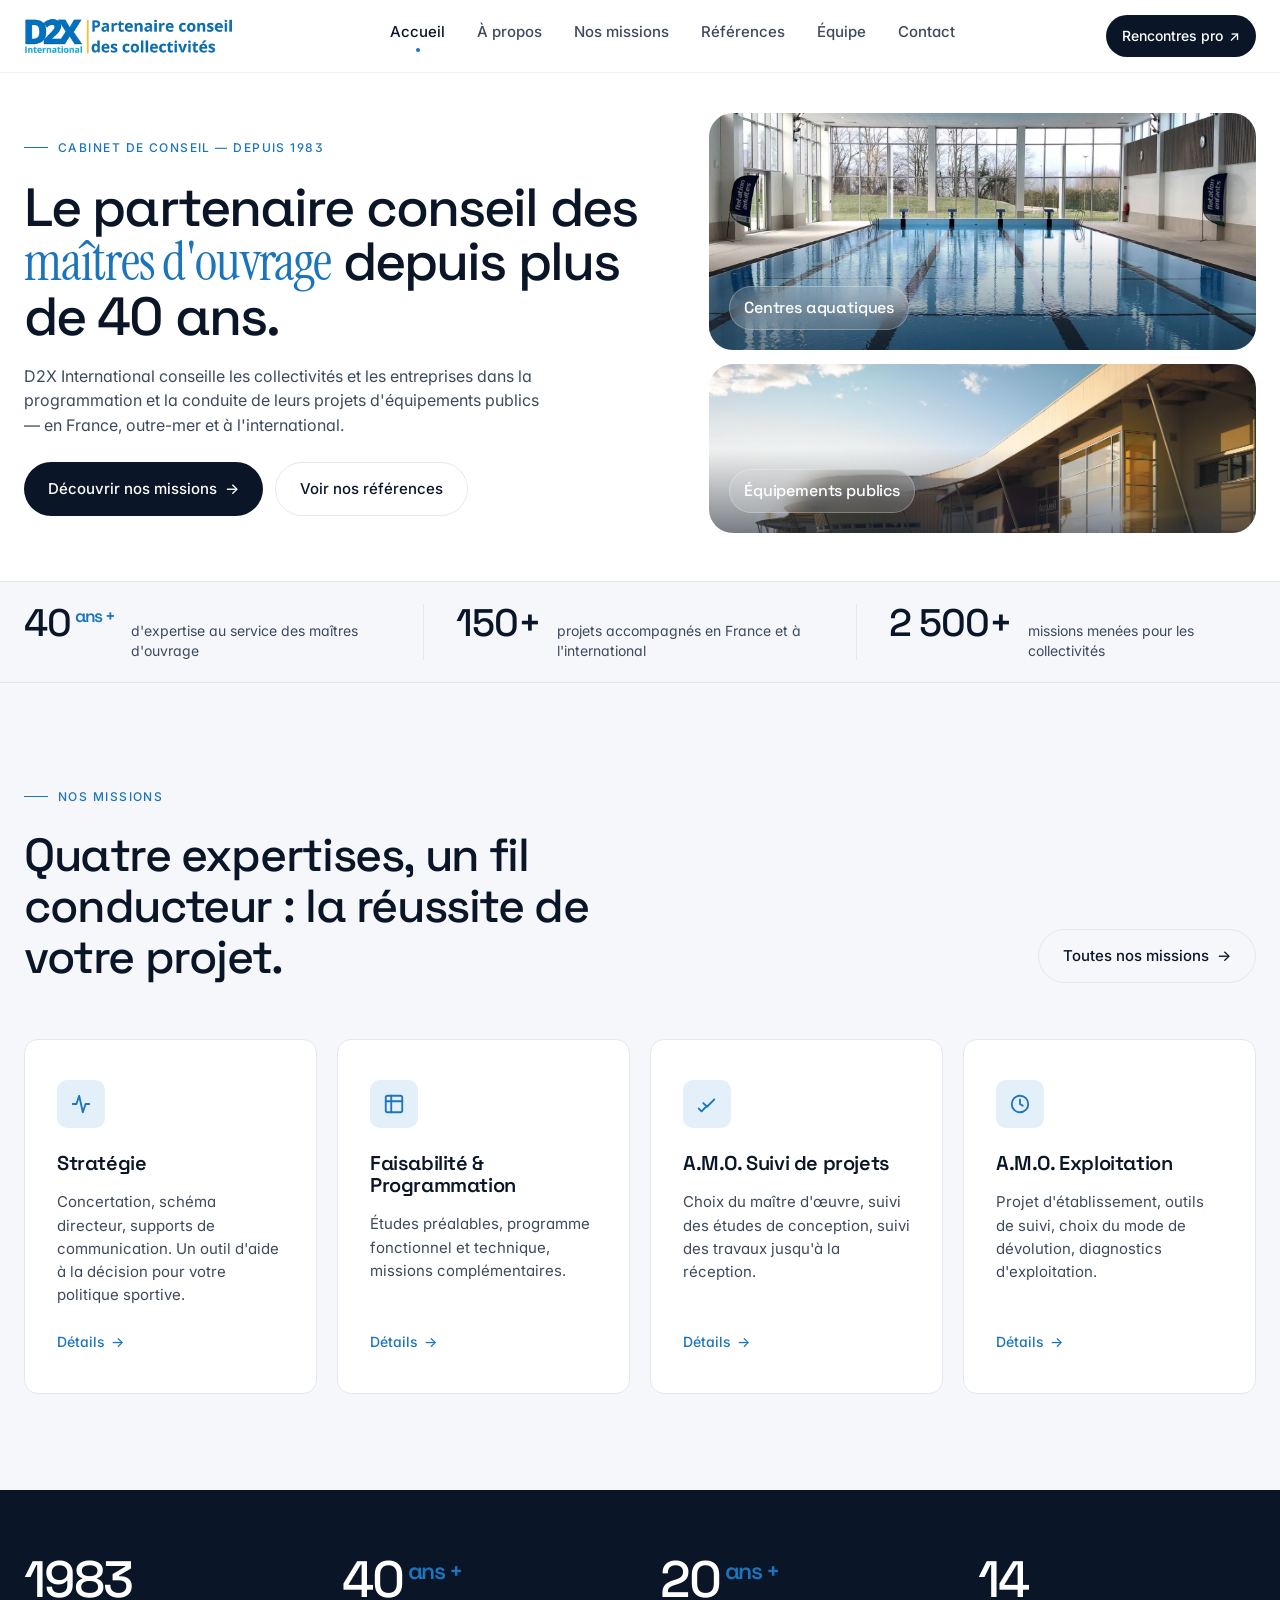
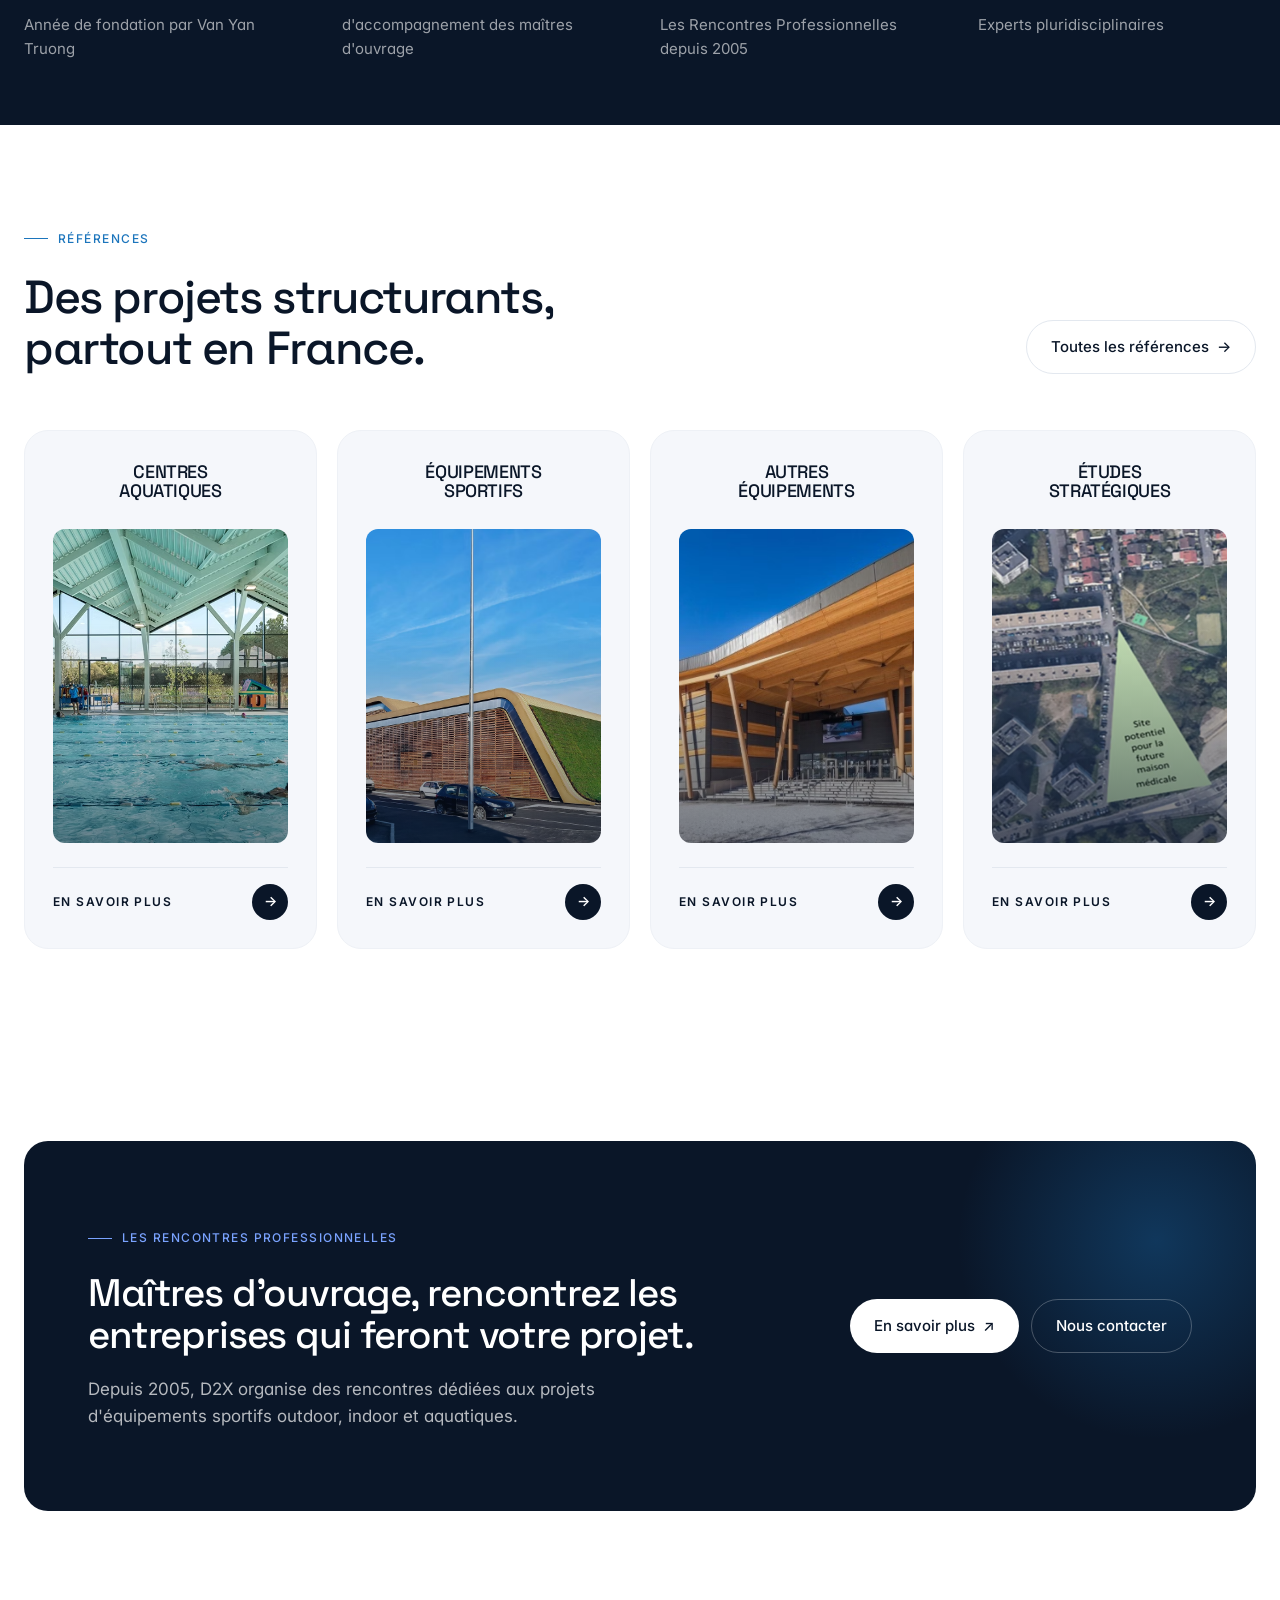
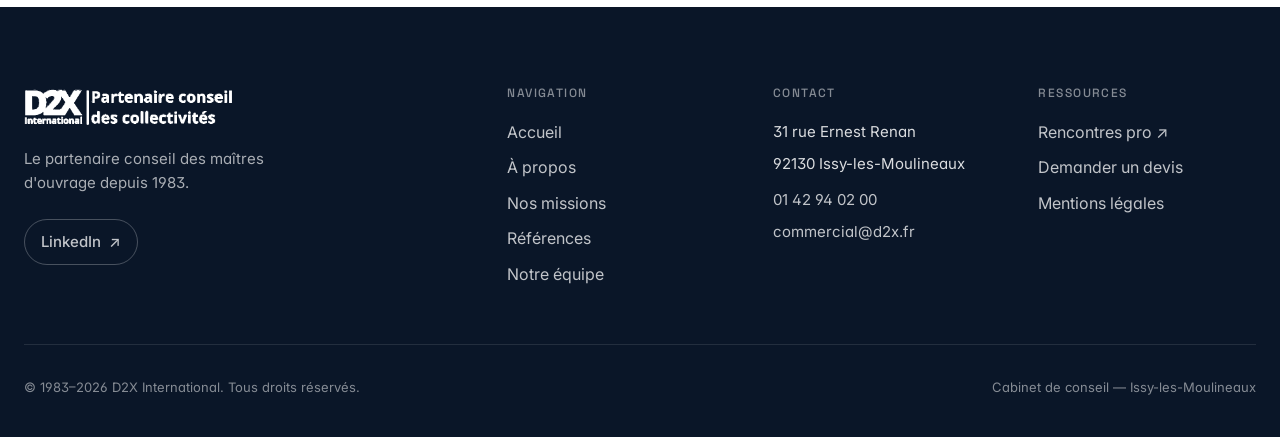
<file: index.html>
<!DOCTYPE html>
<html lang="fr">
<head>
<meta charset="UTF-8" />
<meta name="viewport" content="width=device-width, initial-scale=1.0" />
<meta name="description" content="Cabinet de conseil spécialisé en programmation et AMO d'équipements publics : centres aquatiques, complexes sportifs, équipements scolaires, études stratégiques. 40 ans d'expertise au service des collectivités." />
<meta name="keywords" content="D2X International, conseil maître d'ouvrage, programmation équipements publics, AMO, assistance maîtrise d'ouvrage, centre aquatique, complexe sportif, schéma directeur" />
<meta name="author" content="D2X International" />
<meta name="robots" content="index, follow" />
<link rel="canonical" href="https://www.d2x.fr/" />
<link rel="icon" type="image/png" sizes="32x32" href="assets/favicon-32.png" />
<link rel="icon" type="image/png" sizes="256x256" href="assets/favicon.png" />
<link rel="apple-touch-icon" sizes="180x180" href="assets/apple-touch-icon.png" />
<title>D2X International — Conseil aux maîtres d'ouvrage depuis 1983</title>
<!-- Open Graph -->
<meta property="og:type" content="website" />
<meta property="og:site_name" content="D2X International" />
<meta property="og:locale" content="fr_FR" />
<meta property="og:url" content="https://www.d2x.fr/" />
<meta property="og:title" content="D2X International — Conseil aux maîtres d'ouvrage depuis 1983" />
<meta property="og:description" content="Cabinet de conseil spécialisé en programmation et AMO d'équipements publics : centres aquatiques, complexes sportifs, équipements scolaires, études stratégiques. 40 ans d'expertise au service des collectivités." />
<meta property="og:image" content="https://www.d2x.fr/assets/og/og-default.jpg" />
<meta property="og:image:type" content="image/jpeg" />
<meta property="og:image:width" content="1200" />
<meta property="og:image:height" content="630" />
<meta property="og:image:alt" content="D2X International — Centre aquatique" />
<!-- Twitter -->
<meta name="twitter:card" content="summary_large_image" />
<meta name="twitter:title" content="D2X International — Conseil aux maîtres d'ouvrage depuis 1983" />
<meta name="twitter:description" content="Cabinet de conseil spécialisé en programmation et AMO d'équipements publics : centres aquatiques, complexes sportifs, équipements scolaires, études stratégiques. 40 ans d'expertise au service des collectivités." />
<meta name="twitter:image" content="https://www.d2x.fr/assets/og/og-default.jpg" />
<link rel="preconnect" href="https://fonts.googleapis.com" />
<link rel="preconnect" href="https://fonts.gstatic.com" crossorigin />
<link href="https://fonts.googleapis.com/css2?family=Inter:wght@400;500;600;700&family=Space+Grotesk:wght@400;500;600&family=Instrument+Serif&display=swap" rel="stylesheet" />
<style>
/* D2X International — Design system */

:root {
  --bg: #ffffff;
  --bg-soft: #f5f7fb;
  --bg-dark: #0a1628;
  --ink: #0a1628;
  --ink-soft: #3d4a5c;
  --muted: #6b7a90;
  --line: #e3e8ef;
  --line-soft: #eef1f6;
  --blue: #1c75bc;
  --blue-deep: #0e4f85;
  --blue-soft: #e3f0fa;
  --yellow: #f9b233;
  --accent: #00b8a9;
  --radius: 14px;
  --radius-sm: 8px;
  --radius-lg: 24px;
  --container: 1280px;
  --ease: cubic-bezier(0.22, 1, 0.36, 1);
}

* { box-sizing: border-box; margin: 0; padding: 0; }

html { scroll-behavior: smooth; }

body {
  font-family: 'Inter', -apple-system, BlinkMacSystemFont, 'Segoe UI', sans-serif;
  font-size: 16px;
  line-height: 1.6;
  color: var(--ink);
  background: var(--bg);
  -webkit-font-smoothing: antialiased;
  -moz-osx-font-smoothing: grayscale;
  font-feature-settings: 'ss01', 'cv11';
}

img { max-width: 100%; display: block; }
a { color: inherit; text-decoration: none; }
button { font-family: inherit; cursor: pointer; border: none; background: none; }

.container {
  width: 100%;
  max-width: var(--container);
  margin: 0 auto;
  padding: 0 24px;
}

/* Typography */
h1, h2, h3, h4 {
  font-family: 'Space Grotesk', 'Inter', sans-serif;
  letter-spacing: -0.02em;
  line-height: 1.1;
  font-weight: 600;
  color: var(--ink);
}

h1 { font-size: clamp(2.5rem, 5vw + 1rem, 5rem); font-weight: 500; letter-spacing: -0.035em; }
h2 { font-size: clamp(1.875rem, 3vw + 0.5rem, 3rem); font-weight: 500; letter-spacing: -0.03em; }
h3 { font-size: clamp(1.25rem, 1.5vw + 0.5rem, 1.75rem); font-weight: 600; }
h4 { font-size: 1.125rem; font-weight: 600; }

p { color: var(--ink-soft); }

.eyebrow {
  display: inline-flex;
  align-items: center;
  gap: 10px;
  font-size: 0.75rem;
  font-weight: 500;
  text-transform: uppercase;
  letter-spacing: 0.12em;
  color: var(--blue);
  margin-bottom: 24px;
}
.eyebrow::before {
  content: '';
  width: 24px;
  height: 1px;
  background: currentColor;
}

.lead {
  font-size: clamp(1.125rem, 1vw + 0.875rem, 1.375rem);
  line-height: 1.5;
  color: var(--ink-soft);
  max-width: 58ch;
}


.nav__logo-img {
  height: 40px;
  width: auto;
  display: block;
}
.footer__logo-img {
  height: 40px;
  width: auto;
  display: block;
  filter: brightness(0) invert(1);
  margin-bottom: 20px;
}

/* Ghost button used on dark backgrounds (e.g. CTA, footer) — keeps white text on hover */
.btn--ghost-light {
  background: transparent;
  color: #fff;
  border: 1px solid rgba(255, 255, 255, 0.25);
}
.btn--ghost-light:hover {
  background: rgba(255, 255, 255, 0.12);
  border-color: rgba(255, 255, 255, 0.6);
  color: #fff;
}

/* Navigation */
.nav {
  position: sticky;
  top: 0;
  z-index: 100;
  background: rgba(255, 255, 255, 0.8);
  backdrop-filter: saturate(180%) blur(20px);
  -webkit-backdrop-filter: saturate(180%) blur(20px);
  border-bottom: 1px solid var(--line-soft);
}

.nav__inner {
  display: flex;
  align-items: center;
  justify-content: space-between;
  height: 72px;
  max-width: var(--container);
  margin: 0 auto;
  padding: 0 24px;
}

.nav__logo {
  font-family: 'Space Grotesk', sans-serif;
  font-weight: 600;
  font-size: 1.125rem;
  letter-spacing: -0.02em;
  display: flex;
  align-items: center;
  gap: 10px;
}
.nav__logo-mark {
  display: inline-flex;
  align-items: center;
  justify-content: center;
  width: 32px;
  height: 32px;
  background: var(--ink);
  color: #fff;
  border-radius: 8px;
  font-weight: 700;
  font-size: 0.875rem;
  letter-spacing: 0;
}
.nav__logo-sub {
  font-size: 0.6875rem;
  color: var(--muted);
  font-weight: 400;
  letter-spacing: 0.08em;
  text-transform: uppercase;
}

.nav__links {
  display: flex;
  gap: 4px;
  list-style: none;
}
.nav__links a {
  display: inline-block;
  padding: 8px 14px;
  font-size: 0.9375rem;
  font-weight: 500;
  color: var(--ink-soft);
  border-radius: 8px;
  transition: all 0.2s var(--ease);
}
.nav__links a:hover { color: var(--ink); background: var(--bg-soft); }
.nav__links a.is-active { color: var(--ink); }
.nav__links a.is-active::after {
  content: '';
  display: block;
  width: 4px;
  height: 4px;
  background: var(--blue);
  border-radius: 50%;
  margin: 4px auto 0;
}

.nav__cta {
  display: inline-flex;
  align-items: center;
  gap: 6px;
  padding: 10px 16px;
  background: var(--ink);
  color: #fff;
  border-radius: 999px;
  font-size: 0.875rem;
  font-weight: 500;
  transition: all 0.2s var(--ease);
}
.nav__cta:hover { background: var(--blue); transform: translateY(-1px); }

.nav__burger {
  display: none;
  width: 40px;
  height: 40px;
  padding: 0;
  align-items: center;
  justify-content: center;
  border-radius: 8px;
}
.nav__burger span {
  display: block;
  width: 18px;
  height: 2px;
  background: var(--ink);
  position: relative;
}
.nav__burger span::before,
.nav__burger span::after {
  content: '';
  position: absolute;
  left: 0;
  width: 100%;
  height: 2px;
  background: var(--ink);
}
.nav__burger span::before { top: -6px; }
.nav__burger span::after { top: 6px; }

@media (max-width: 960px) {
  .nav__links, .nav__cta { display: none; }
  .nav__burger { display: inline-flex; }
  .nav.is-open .nav__mobile { display: flex; }
}

.nav__mobile {
  display: none;
  flex-direction: column;
  padding: 12px 24px 24px;
  border-top: 1px solid var(--line-soft);
  gap: 2px;
}
.nav__mobile a {
  padding: 12px 0;
  font-size: 1rem;
  font-weight: 500;
  border-bottom: 1px solid var(--line-soft);
}
.nav__mobile a:last-child { border-bottom: none; }

/* Sections */
section { padding: 96px 0; }
@media (max-width: 768px) { section { padding: 64px 0; } }

.section-header {
  display: flex;
  align-items: flex-end;
  justify-content: space-between;
  gap: 40px;
  margin-bottom: 56px;
  flex-wrap: wrap;
}
.section-header__text { max-width: 640px; }

/* Buttons */
.btn {
  display: inline-flex;
  align-items: center;
  gap: 8px;
  padding: 14px 24px;
  border-radius: 999px;
  font-size: 0.9375rem;
  font-weight: 500;
  transition: all 0.2s var(--ease);
  white-space: nowrap;
}
.btn--primary { background: var(--ink); color: #fff; }
.btn--primary:hover { background: var(--blue); transform: translateY(-2px); box-shadow: 0 10px 30px rgba(28, 117, 188, 0.3); }
.btn--ghost { background: transparent; color: var(--ink); border: 1px solid var(--line); }
.btn--ghost:hover { background: var(--bg-soft); border-color: var(--ink); }
.btn--blue { background: var(--blue); color: #fff; }
.btn--blue:hover { background: var(--blue-deep); }

.arrow {
  display: inline-block;
  transition: transform 0.25s var(--ease);
}
.btn:hover .arrow { transform: translateX(4px); }

/* Hero */
.hero {
  position: relative;
  padding: 40px 0 48px;
  overflow: hidden;
}
.hero__grid {
  display: grid;
  grid-template-columns: 1.15fr 1fr;
  gap: 56px;
  align-items: center;
}
.hero__title {
  font-size: clamp(2.25rem, 4.2vw, 4.25rem);
  line-height: 1;
  letter-spacing: -0.035em;
  font-weight: 500;
  margin-bottom: 20px;
}
.hero__title em {
  font-style: normal;
  color: var(--blue);
  font-family: 'Instrument Serif', Georgia, serif;
  font-weight: 400;
  letter-spacing: -0.02em;
}
.hero__desc {
  font-size: 1rem;
  line-height: 1.55;
  color: var(--ink-soft);
  max-width: 52ch;
  margin-bottom: 24px;
}
.hero__ctas { display: flex; gap: 12px; flex-wrap: wrap; }

.hero__photos {
  display: grid;
  grid-template-rows: 1.4fr 1fr;
  gap: 14px;
  height: 100%;
  min-height: 420px;
  max-height: 460px;
}
.hero__photo {
  position: relative;
  display: block;
  overflow: hidden;
  border-radius: var(--radius-lg);
  background: var(--bg-soft);
  text-decoration: none;
  color: #fff;
}
.hero__photo img {
  position: absolute;
  inset: 0;
  width: 100%;
  height: 100%;
  object-fit: cover;
  transition: transform 0.6s var(--ease);
}
.hero__photo:hover img { transform: scale(1.04); }
.hero__photo::after {
  content: '';
  position: absolute;
  inset: 0;
  background: linear-gradient(180deg, rgba(10,22,40,0) 50%, rgba(10,22,40,0.55) 100%);
  pointer-events: none;
}
.hero__photo-tag {
  position: absolute;
  left: 20px;
  bottom: 20px;
  z-index: 2;
  font-family: 'Space Grotesk', sans-serif;
  font-size: 1rem;
  font-weight: 500;
  letter-spacing: -0.01em;
  color: #fff;
  padding: 8px 14px;
  background: rgba(255, 255, 255, 0.15);
  backdrop-filter: blur(10px);
  -webkit-backdrop-filter: blur(10px);
  border-radius: 999px;
  border: 1px solid rgba(255, 255, 255, 0.25);
}

/* Hero stats banner — placed right after the hero */
.hero-stats {
  padding: 22px 0;
  background: var(--bg-soft);
  border-top: 1px solid var(--line);
  border-bottom: 1px solid var(--line);
}
.hero-stats__grid {
  display: flex;
  align-items: center;
  gap: 32px;
}
.hero-stats__item {
  flex: 1;
  display: flex;
  align-items: baseline;
  gap: 16px;
  min-width: 0;
}
.hero-stats__num {
  font-family: 'Space Grotesk', sans-serif;
  font-size: clamp(2rem, 3vw, 2.75rem);
  line-height: 1;
  font-weight: 500;
  letter-spacing: -0.03em;
  color: var(--ink);
  white-space: nowrap;
  flex-shrink: 0;
}
.hero-stats__num sup { font-size: 0.45em; color: var(--blue); margin-left: 4px; font-weight: 600; }
.hero-stats__label {
  font-size: 0.875rem;
  color: var(--ink-soft);
  line-height: 1.4;
}
.hero-stats__divider {
  width: 1px;
  align-self: stretch;
  background: var(--line);
}
@media (max-width: 900px) {
  .hero-stats__grid { flex-direction: column; align-items: stretch; gap: 16px; }
  .hero-stats__divider { display: none; }
}

@media (max-width: 900px) {
  .hero__grid { grid-template-columns: 1fr; gap: 48px; }
  .hero { padding: 48px 0 80px; }
}

/* Grid / cards */
.grid {
  display: grid;
  grid-template-columns: repeat(auto-fit, minmax(260px, 1fr));
  gap: 20px;
}
.grid--2 { grid-template-columns: repeat(2, 1fr); }
.grid--4 { grid-template-columns: repeat(4, 1fr); }
@media (max-width: 900px) { .grid--4 { grid-template-columns: repeat(2, 1fr); } }
@media (max-width: 600px) { .grid--2, .grid--4 { grid-template-columns: 1fr; } }

.card {
  position: relative;
  padding: 32px;
  background: var(--bg);
  border: 1px solid var(--line);
  border-radius: var(--radius);
  transition: all 0.3s var(--ease);
  display: flex;
  flex-direction: column;
  gap: 16px;
}
.card:hover {
  transform: translateY(-4px);
  border-color: var(--ink);
  box-shadow: 0 20px 50px rgba(10, 22, 40, 0.08);
}
.card__num {
  font-family: 'Space Grotesk', sans-serif;
  font-size: 0.75rem;
  font-weight: 600;
  color: var(--muted);
  letter-spacing: 0.08em;
}
.card__title { font-size: 1.25rem; font-weight: 600; }
.card__desc { font-size: 0.9375rem; color: var(--ink-soft); line-height: 1.55; }
.card__link {
  display: inline-flex;
  align-items: center;
  gap: 6px;
  margin-top: auto;
  padding-top: 8px;
  font-size: 0.875rem;
  font-weight: 500;
  color: var(--blue);
}

.card--mission { padding: 40px 32px; }
.card--mission .card__icon {
  width: 48px;
  height: 48px;
  border-radius: 10px;
  background: var(--blue-soft);
  color: var(--blue);
  display: inline-flex;
  align-items: center;
  justify-content: center;
  margin-bottom: 8px;
}

/* Stats band */
.stats {
  padding: 64px 0;
  background: var(--bg-dark);
  color: #fff;
}
.stats__grid {
  display: grid;
  grid-template-columns: repeat(4, 1fr);
  gap: 40px;
}
.stats__item { }
.stats__num {
  font-family: 'Space Grotesk', sans-serif;
  font-size: clamp(2.5rem, 4vw, 3.5rem);
  font-weight: 500;
  letter-spacing: -0.03em;
  line-height: 1;
  color: #fff;
  margin-bottom: 8px;
}
.stats__num sup { font-size: 0.45em; color: var(--blue); margin-left: 4px; font-weight: 600; }
.stats__label {
  font-size: 0.9375rem;
  color: rgba(255, 255, 255, 0.6);
}
@media (max-width: 768px) { .stats__grid { grid-template-columns: repeat(2, 1fr); gap: 32px; } }

/* Timeline */
.timeline {
  position: relative;
  padding-left: 40px;
}
.timeline::before {
  content: '';
  position: absolute;
  left: 14px;
  top: 12px;
  bottom: 12px;
  width: 1px;
  background: var(--line);
}
.timeline__item {
  position: relative;
  padding-bottom: 48px;
}
.timeline__item:last-child { padding-bottom: 0; }
.timeline__item::before {
  content: '';
  position: absolute;
  left: -32px;
  top: 4px;
  width: 13px;
  height: 13px;
  background: var(--bg);
  border: 2px solid var(--blue);
  border-radius: 50%;
}
.timeline__year {
  font-family: 'Space Grotesk', sans-serif;
  font-size: 1.5rem;
  font-weight: 500;
  color: var(--blue);
  letter-spacing: -0.02em;
  margin-bottom: 6px;
}
.timeline__title { font-size: 1.125rem; font-weight: 600; margin-bottom: 6px; }
.timeline__desc { font-size: 0.9375rem; color: var(--ink-soft); }

/* Reference card */
.ref-card {
  position: relative;
  background: var(--bg);
  border: 1px solid var(--line);
  border-radius: var(--radius);
  overflow: hidden;
  transition: all 0.3s var(--ease);
  display: flex;
  flex-direction: column;
}
.ref-card > :not(.ref-photo) { padding-left: 24px; padding-right: 24px; }
.ref-card > .ref-card__head { padding-top: 24px; }
.ref-card > .ref-card__meta { padding-bottom: 24px; }
.ref-card > .ref-card__tags { margin-top: 12px; }
.ref-card:hover { border-color: var(--ink); transform: translateY(-3px); box-shadow: 0 16px 40px rgba(10, 22, 40, 0.06); }
.ref-card:hover .ref-photo { transform: scale(1.04); }

/* Reference photo placeholder */
.ref-photo {
  position: relative;
  width: 100%;
  aspect-ratio: 16 / 10;
  background:
    linear-gradient(135deg, rgba(28, 117, 188, 0.22) 0%, rgba(14, 79, 133, 0.32) 100%),
    linear-gradient(180deg, #dbe5f7 0%, #a9bcde 100%);
  overflow: hidden;
  transition: transform 0.5s var(--ease);
  margin-bottom: 20px;
}
.ref-photo::before {
  content: '';
  position: absolute;
  bottom: 0;
  left: 0;
  right: 0;
  height: 55%;
  background:
    linear-gradient(to top, rgba(10,22,40,0.35), transparent 70%),
    repeating-linear-gradient(90deg, transparent 0 18%, rgba(14, 79, 133, 0.18) 18% 19%, transparent 19% 36%, rgba(14, 79, 133, 0.25) 36% 38%, transparent 38% 55%, rgba(14, 79, 133, 0.15) 55% 56%, transparent 56% 72%, rgba(14, 79, 133, 0.22) 72% 74%, transparent 74%);
  mask-image: linear-gradient(to top, #000 0%, #000 60%, transparent 100%);
  -webkit-mask-image: linear-gradient(to top, #000 0%, #000 60%, transparent 100%);
}
.ref-photo::after {
  content: '';
  position: absolute;
  bottom: 18%;
  left: 12%;
  right: 12%;
  top: 22%;
  background:
    linear-gradient(to top, rgba(10,22,40,0.55) 0%, rgba(10,22,40,0.22) 40%, transparent 100%);
  clip-path: polygon(0 100%, 0 72%, 8% 72%, 8% 55%, 18% 55%, 18% 40%, 28% 40%, 28% 65%, 38% 65%, 38% 30%, 50% 30%, 50% 60%, 62% 60%, 62% 45%, 74% 45%, 74% 70%, 86% 70%, 86% 55%, 100% 55%, 100% 100%);
}
.ref-photo__tag {
  position: absolute;
  top: 14px;
  left: 14px;
  z-index: 2;
  padding: 6px 10px;
  background: rgba(255,255,255,0.92);
  backdrop-filter: blur(8px);
  -webkit-backdrop-filter: blur(8px);
  border-radius: 999px;
  font-size: 0.6875rem;
  font-weight: 600;
  text-transform: uppercase;
  letter-spacing: 0.1em;
  color: var(--ink);
}
.ref-photo__label {
  position: absolute;
  bottom: 14px;
  left: 14px;
  right: 14px;
  z-index: 2;
  color: #fff;
  font-family: 'Space Grotesk', sans-serif;
  font-size: 0.875rem;
  font-weight: 500;
  letter-spacing: -0.01em;
  opacity: 0.9;
}
.ref-photo--aqua {
  background:
    linear-gradient(180deg, rgba(10,22,40,0) 30%, rgba(10,22,40,0.55) 100%),
    url('assets/refs/aqua.avif') center/cover no-repeat;
}
.ref-photo--sport {
  background:
    linear-gradient(180deg, rgba(10,22,40,0) 30%, rgba(10,22,40,0.55) 100%),
    url('assets/refs/sport.avif') center/cover no-repeat;
}
.ref-photo--autre {
  background:
    linear-gradient(180deg, rgba(10,22,40,0) 30%, rgba(10,22,40,0.55) 100%),
    url('assets/refs/autre.avif') center/cover no-repeat;
}
.ref-photo--strat {
  background:
    linear-gradient(180deg, rgba(10,22,40,0) 30%, rgba(10,22,40,0.55) 100%),
    url('assets/refs/strat.avif') center/cover no-repeat;
}
/* Hide CSS skyline silhouettes when real photos are used */
.ref-photo::before, .ref-photo::after { display: none; }

/* Category cards (homepage) */
.cat-card {
  display: flex;
  flex-direction: column;
  background: var(--bg-soft);
  border: 1px solid var(--line-soft);
  border-radius: var(--radius-lg);
  padding: 32px 28px 28px;
  gap: 24px;
  transition: all 0.3s var(--ease);
  text-decoration: none;
  color: var(--ink);
}
.cat-card:hover {
  background: var(--bg);
  border-color: var(--ink);
  transform: translateY(-4px);
  box-shadow: 0 24px 60px rgba(10, 22, 40, 0.10);
}
.cat-card__title {
  font-family: 'Space Grotesk', 'Inter', sans-serif;
  font-size: clamp(1.125rem, 1.4vw, 1.5rem);
  font-weight: 500;
  letter-spacing: -0.02em;
  text-align: center;
  text-transform: uppercase;
  line-height: 1.05;
  margin: 0 0 4px;
  color: var(--ink);
}
.cat-card__photo {
  margin: 0;
  aspect-ratio: 3 / 4;
  border-radius: 12px;
}
.cat-card__photo .ref-photo__tag,
.cat-card__photo .ref-photo__label { display: none; }
.cat-card__cta {
  display: flex;
  align-items: center;
  justify-content: space-between;
  padding-top: 16px;
  margin-top: auto;
  border-top: 1px solid var(--line);
  font-size: 0.75rem;
  font-weight: 600;
  text-transform: uppercase;
  letter-spacing: 0.12em;
  color: var(--ink);
}
.cat-card__cta .arrow {
  display: inline-flex;
  align-items: center;
  justify-content: center;
  width: 36px;
  height: 36px;
  border-radius: 50%;
  background: var(--ink);
  color: #fff;
  font-size: 0.875rem;
  letter-spacing: 0;
  transition: transform 0.25s var(--ease), background 0.2s var(--ease);
}
.cat-card:hover .cat-card__cta .arrow {
  transform: translateX(4px);
  background: var(--blue);
}

/* Showcase (homepage hero photos) */
.showcase {
  display: grid;
  grid-template-columns: 1.3fr 1fr;
  gap: 16px;
  margin-top: 48px;
}
.showcase__item {
  position: relative;
  display: block;
  overflow: hidden;
  border-radius: var(--radius-lg);
  aspect-ratio: 4 / 3;
  background: var(--bg-soft);
  text-decoration: none;
  color: #fff;
}
.showcase__item--tall { aspect-ratio: 16 / 12; }
.showcase__item img {
  position: absolute;
  inset: 0;
  width: 100%;
  height: 100%;
  object-fit: cover;
  transition: transform 0.6s var(--ease);
}
.showcase__item:hover img { transform: scale(1.04); }
.showcase__overlay {
  position: absolute;
  inset: 0;
  display: flex;
  flex-direction: column;
  justify-content: flex-end;
  padding: 32px;
  background: linear-gradient(180deg, rgba(10,22,40,0) 30%, rgba(10,22,40,0.7) 100%);
  z-index: 1;
}
.showcase__tag {
  font-family: 'Space Grotesk', sans-serif;
  font-size: clamp(1.5rem, 2.5vw, 2.25rem);
  font-weight: 500;
  letter-spacing: -0.02em;
  color: #fff;
  margin-bottom: 12px;
}
.showcase__cta {
  display: inline-flex;
  align-items: center;
  gap: 8px;
  font-size: 0.875rem;
  font-weight: 500;
  text-transform: uppercase;
  letter-spacing: 0.1em;
  color: rgba(255, 255, 255, 0.85);
  padding: 8px 14px;
  background: rgba(255, 255, 255, 0.12);
  backdrop-filter: blur(10px);
  -webkit-backdrop-filter: blur(10px);
  border-radius: 999px;
  border: 1px solid rgba(255, 255, 255, 0.2);
  align-self: flex-start;
  transition: all 0.2s var(--ease);
}
.showcase__item:hover .showcase__cta {
  background: rgba(255, 255, 255, 0.22);
  border-color: rgba(255, 255, 255, 0.5);
}
@media (max-width: 800px) {
  .showcase { grid-template-columns: 1fr; }
  .showcase__item, .showcase__item--tall { aspect-ratio: 4 / 3; }
}

.ref-card__head {
  display: flex;
  align-items: flex-start;
  justify-content: space-between;
  gap: 16px;
}
.ref-card__loc {
  font-size: 0.8125rem;
  color: var(--muted);
  font-weight: 500;
}
.ref-card__name { font-size: 1.25rem; font-weight: 600; line-height: 1.2; }
.ref-card__budget {
  font-family: 'Space Grotesk', sans-serif;
  font-weight: 500;
  font-size: 0.875rem;
  padding: 6px 10px;
  background: var(--blue-soft);
  color: var(--blue);
  border-radius: 999px;
  white-space: nowrap;
}
.ref-card__meta {
  display: grid;
  gap: 8px;
  border-top: 1px solid var(--line-soft);
  padding-top: 16px;
}
.ref-card__meta-row {
  display: grid;
  grid-template-columns: 110px 1fr;
  font-size: 0.8125rem;
  gap: 12px;
}
.ref-card__meta-key { color: var(--muted); }
.ref-card__meta-val { color: var(--ink); font-weight: 500; }
.ref-card__tags {
  display: flex;
  flex-wrap: wrap;
  gap: 6px;
}
.ref-card__tag {
  font-size: 0.75rem;
  padding: 4px 10px;
  background: var(--bg-soft);
  color: var(--ink-soft);
  border-radius: 999px;
  font-weight: 500;
}

/* Category chips / tabs */
.chips {
  display: flex;
  flex-wrap: wrap;
  gap: 8px;
  margin-bottom: 40px;
}
.chip {
  padding: 10px 18px;
  background: var(--bg);
  border: 1px solid var(--line);
  border-radius: 999px;
  font-size: 0.875rem;
  font-weight: 500;
  color: var(--ink-soft);
  cursor: pointer;
  transition: all 0.2s var(--ease);
}
.chip:hover { border-color: var(--ink); color: var(--ink); }
.chip.is-active { background: var(--ink); color: #fff; border-color: var(--ink); }

/* Team grid */
.team-grid {
  display: grid;
  grid-template-columns: repeat(auto-fill, minmax(240px, 1fr));
  gap: 12px;
}
.team-card {
  background: var(--bg-soft);
  border-radius: var(--radius);
  padding: 28px 24px;
  transition: all 0.3s var(--ease);
  border: 1px solid transparent;
}
.team-card:hover { background: var(--bg); border-color: var(--line); transform: translateY(-3px); }
.team-card__avatar {
  width: 56px;
  height: 56px;
  border-radius: 50%;
  background: linear-gradient(135deg, var(--blue), var(--blue-deep));
  color: #fff;
  display: inline-flex;
  align-items: center;
  justify-content: center;
  font-family: 'Space Grotesk', sans-serif;
  font-weight: 500;
  font-size: 1.125rem;
  margin-bottom: 16px;
  letter-spacing: 0;
}
.team-card__name {
  font-size: 1.0625rem;
  font-weight: 600;
  margin-bottom: 4px;
  line-height: 1.2;
}
.team-card__role {
  font-size: 0.875rem;
  color: var(--ink-soft);
  line-height: 1.45;
}

/* Mission detail blocks */
.mission {
  display: grid;
  grid-template-columns: 1fr 1.4fr;
  gap: 64px;
  padding: 80px 0;
  border-top: 1px solid var(--line);
}
.mission:first-of-type { border-top: none; }
.mission__aside {
  position: sticky;
  top: 100px;
  align-self: start;
}
.mission__num {
  font-family: 'Space Grotesk', sans-serif;
  font-size: 0.875rem;
  font-weight: 500;
  color: var(--blue);
  letter-spacing: 0.08em;
  margin-bottom: 16px;
}
.mission__title { font-size: clamp(1.75rem, 2.5vw, 2.5rem); margin-bottom: 20px; }
.mission__kicker { font-size: 1rem; color: var(--ink-soft); max-width: 40ch; }

.mission__blocks { display: grid; gap: 32px; }
.mission__block h3 {
  font-size: 1.125rem;
  margin-bottom: 14px;
  display: flex;
  align-items: baseline;
  gap: 10px;
}
.mission__block h3::before {
  content: counter(block-counter, decimal-leading-zero);
  counter-increment: block-counter;
  font-family: 'Space Grotesk', sans-serif;
  font-size: 0.75rem;
  color: var(--blue);
  font-weight: 500;
  letter-spacing: 0.08em;
}
.mission__blocks { counter-reset: block-counter; }
.mission__block ul {
  list-style: none;
  display: grid;
  gap: 10px;
}
.mission__block li {
  position: relative;
  padding-left: 24px;
  font-size: 0.9375rem;
  color: var(--ink-soft);
  line-height: 1.5;
}
.mission__block li::before {
  content: '';
  position: absolute;
  left: 0;
  top: 9px;
  width: 14px;
  height: 1px;
  background: var(--blue);
}

@media (max-width: 900px) {
  .mission { grid-template-columns: 1fr; gap: 40px; padding: 56px 0; }
  .mission__aside { position: static; }
}

/* CTA band */
.cta {
  padding: 96px 0;
}
.cta__box {
  background: var(--bg-dark);
  color: #fff;
  border-radius: var(--radius-lg);
  padding: 80px 64px;
  display: grid;
  grid-template-columns: 1.5fr 1fr;
  align-items: center;
  gap: 48px;
  position: relative;
  overflow: hidden;
}
.cta__box::before {
  content: '';
  position: absolute;
  right: -100px;
  top: -100px;
  width: 400px;
  height: 400px;
  background: radial-gradient(circle, rgba(28, 117, 188, 0.35), transparent 70%);
  pointer-events: none;
}
.cta h2 { color: #fff; font-size: clamp(2rem, 3vw, 3rem); margin-bottom: 20px; }
.cta p { color: rgba(255, 255, 255, 0.7); font-size: 1.0625rem; max-width: 48ch; }
.cta .btn--primary { background: #fff; color: var(--ink); position: relative; z-index: 1; }
.cta .btn--primary:hover { background: var(--blue); color: #fff; }
.cta__actions { display: flex; gap: 12px; flex-wrap: wrap; position: relative; z-index: 1; justify-self: end; }

@media (max-width: 900px) {
  .cta__box { grid-template-columns: 1fr; padding: 48px 32px; gap: 32px; }
  .cta__actions { justify-self: start; }
}

/* Footer */
.footer {
  padding: 80px 0 40px;
  background: var(--bg-dark);
  color: #fff;
}
.footer a { color: rgba(255, 255, 255, 0.75); transition: color 0.2s var(--ease); }
.footer a:hover { color: #fff; }
.footer__grid {
  display: grid;
  grid-template-columns: 2fr 1fr 1fr 1fr;
  gap: 48px;
  margin-bottom: 56px;
}
.footer h4 {
  color: rgba(255, 255, 255, 0.5);
  font-size: 0.75rem;
  font-weight: 500;
  text-transform: uppercase;
  letter-spacing: 0.12em;
  margin-bottom: 20px;
}
.footer ul { list-style: none; display: grid; gap: 10px; }
.footer__logo {
  font-family: 'Space Grotesk', sans-serif;
  font-size: 1.5rem;
  font-weight: 500;
  letter-spacing: -0.02em;
  margin-bottom: 16px;
  color: #fff;
}
.footer__tagline {
  color: rgba(255, 255, 255, 0.65);
  font-size: 0.9375rem;
  max-width: 32ch;
  margin-bottom: 24px;
}
.footer__contact-line {
  display: block;
  color: rgba(255, 255, 255, 0.85);
  font-size: 0.9375rem;
  margin-bottom: 8px;
}
.footer__bottom {
  padding-top: 32px;
  border-top: 1px solid rgba(255, 255, 255, 0.1);
  display: flex;
  justify-content: space-between;
  align-items: center;
  gap: 16px;
  flex-wrap: wrap;
  font-size: 0.8125rem;
  color: rgba(255, 255, 255, 0.5);
}
@media (max-width: 800px) { .footer__grid { grid-template-columns: 1fr 1fr; } }
@media (max-width: 500px) { .footer__grid { grid-template-columns: 1fr; } }

/* Page header (for inner pages) */
.page-header {
  padding: 80px 0 64px;
  border-bottom: 1px solid var(--line);
}
.page-header h1 {
  font-size: clamp(2.5rem, 5vw, 4.5rem);
  margin-bottom: 24px;
}
.page-header p {
  font-size: 1.125rem;
  max-width: 60ch;
  color: var(--ink-soft);
}

/* Two col content */
.two-col {
  display: grid;
  grid-template-columns: 1fr 1.5fr;
  gap: 80px;
}
@media (max-width: 900px) { .two-col { grid-template-columns: 1fr; gap: 32px; } }

/* Value cards */
.value {
  padding: 40px;
  background: var(--bg);
  border: 1px solid var(--line);
  border-radius: var(--radius);
}
.value__icon {
  width: 44px;
  height: 44px;
  background: var(--blue-soft);
  color: var(--blue);
  border-radius: 10px;
  display: inline-flex;
  align-items: center;
  justify-content: center;
  margin-bottom: 20px;
}
.value h3 { margin-bottom: 12px; }
.value p { margin-bottom: 16px; }
.value ul { list-style: none; display: grid; gap: 8px; }
.value li {
  position: relative;
  padding-left: 20px;
  font-size: 0.9375rem;
  color: var(--ink-soft);
}
.value li::before {
  content: '✓';
  position: absolute;
  left: 0;
  top: 0;
  color: var(--blue);
  font-weight: 600;
}

/* Form */
.form {
  display: grid;
  gap: 20px;
  max-width: 560px;
}
.form label {
  display: block;
  font-size: 0.8125rem;
  font-weight: 500;
  color: var(--ink);
  margin-bottom: 8px;
  text-transform: uppercase;
  letter-spacing: 0.06em;
}
.form input,
.form textarea {
  width: 100%;
  padding: 14px 16px;
  background: var(--bg);
  border: 1px solid var(--line);
  border-radius: var(--radius-sm);
  font-family: inherit;
  font-size: 1rem;
  color: var(--ink);
  transition: all 0.2s var(--ease);
}
.form input:focus,
.form textarea:focus {
  outline: none;
  border-color: var(--blue);
  box-shadow: 0 0 0 4px rgba(28, 117, 188, 0.12);
}
.form textarea { resize: vertical; min-height: 140px; }

/* Contact info card */
.contact-card {
  background: var(--bg-soft);
  border-radius: var(--radius);
  padding: 32px;
  display: grid;
  gap: 24px;
}
.contact-card__item {
  display: grid;
  gap: 4px;
}
.contact-card__label {
  font-size: 0.75rem;
  text-transform: uppercase;
  letter-spacing: 0.1em;
  color: var(--muted);
  font-weight: 500;
}
.contact-card__value { font-size: 1.0625rem; font-weight: 500; color: var(--ink); }

/* Utility */
.sr-only {
  position: absolute;
  width: 1px; height: 1px;
  padding: 0; margin: -1px;
  overflow: hidden;
  clip: rect(0, 0, 0, 0);
  white-space: nowrap;
  border: 0;
}

/* Reveal animation */
@media (prefers-reduced-motion: no-preference) {
  .reveal {
    opacity: 0;
    transform: translateY(16px);
    animation: reveal 0.8s var(--ease) forwards;
  }
  .reveal[data-delay="1"] { animation-delay: 0.1s; }
  .reveal[data-delay="2"] { animation-delay: 0.2s; }
  .reveal[data-delay="3"] { animation-delay: 0.3s; }
  .reveal[data-delay="4"] { animation-delay: 0.4s; }
}
@keyframes reveal { to { opacity: 1; transform: translateY(0); } }

</style>
<script type="application/ld+json">
{
  "@context": "https://schema.org",
  "@type": "Organization",
  "name": "D2X International",
  "alternateName": "D2X",
  "url": "https://www.d2x.fr",
  "logo": "https://www.d2x.fr/assets/logo.png",
  "image": "https://www.d2x.fr/assets/og/og-default.jpg",
  "description": "Cabinet de conseil spécialisé en programmation et AMO d'équipements publics depuis 1983.",
  "foundingDate": "1983",
  "founder": {
    "@type": "Person",
    "name": "Van Yan Truong"
  },
  "address": {
    "@type": "PostalAddress",
    "streetAddress": "31 rue Ernest Renan",
    "postalCode": "92130",
    "addressLocality": "Issy-les-Moulineaux",
    "addressCountry": "FR"
  },
  "contactPoint": {
    "@type": "ContactPoint",
    "telephone": "+33-1-42-94-02-00",
    "email": "commercial@d2x.fr",
    "contactType": "commercial",
    "areaServed": "FR",
    "availableLanguage": ["French"]
  },
  "sameAs": [
    "https://www.linkedin.com/company/d2x-international/"
  ],
  "areaServed": {
    "@type": "Country",
    "name": "France"
  },
  "knowsAbout": [
    "Programmation d'équipements publics",
    "Assistance à maîtrise d'ouvrage",
    "Centres aquatiques",
    "Équipements sportifs",
    "Schémas directeurs",
    "Études stratégiques"
  ]
}
</script>
</head>
<body>

<header class="nav">
  <div class="nav__inner">
    <a href="index.html" class="nav__logo" aria-label="D2X International — accueil">
      <img src="assets/logo.png" alt="D2X International" class="nav__logo-img" />
    </a>
    <nav>
      <ul class="nav__links">
        <li><a href="index.html" class="is-active">Accueil</a></li>
        <li><a href="a-propos.html">À propos</a></li>
        <li><a href="missions.html">Nos missions</a></li>
        <li><a href="references.html">Références</a></li>
        <li><a href="equipe.html">Équipe</a></li>
        <li><a href="contact.html">Contact</a></li>
      </ul>
    </nav>
    <a href="https://www.rencontresd2x.com/" target="_blank" rel="noopener" class="nav__cta">
      Rencontres pro <span class="arrow">↗</span>
    </a>
    <button class="nav__burger" aria-label="Menu" onclick="document.querySelector('.nav').classList.toggle('is-open')"><span></span></button>
  </div>
  <div class="nav__mobile">
    <a href="index.html">Accueil</a>
    <a href="a-propos.html">À propos</a>
    <a href="missions.html">Nos missions</a>
    <a href="references.html">Références</a>
    <a href="equipe.html">Équipe</a>
    <a href="contact.html">Contact</a>
    <a href="https://www.rencontresd2x.com/" target="_blank" rel="noopener">Les Rencontres Professionnelles ↗</a>
  </div>
</header>

<main>

  <!-- HERO -->
  <section class="hero">
    <div class="container">
      <div class="hero__grid">
        <div class="reveal">
          <span class="eyebrow">Cabinet de conseil — depuis 1983</span>
          <h1 class="hero__title">
            Le partenaire conseil des <em>maîtres d'ouvrage</em> depuis plus de 40 ans.
          </h1>
          <p class="hero__desc">
            D2X International conseille les collectivités et les entreprises dans la programmation et la conduite de leurs projets d'équipements publics — en France, outre-mer et à l'international.
          </p>
          <div class="hero__ctas">
            <a href="missions.html" class="btn btn--primary">Découvrir nos missions <span class="arrow">→</span></a>
            <a href="references.html" class="btn btn--ghost">Voir nos références</a>
          </div>
        </div>
        <aside class="hero__photos reveal" data-delay="2">
          <a href="references.html#aquatiques" class="hero__photo hero__photo--main">
            <img src="assets/showcase/showcase-1.avif" alt="Centre aquatique" loading="eager" />
            <span class="hero__photo-tag">Centres aquatiques</span>
          </a>
          <a href="references.html" class="hero__photo">
            <img src="assets/showcase/showcase-2.avif" alt="Équipement public" loading="eager" />
            <span class="hero__photo-tag">Équipements publics</span>
          </a>
        </aside>
      </div>
    </div>
  </section>

  <!-- HERO STATS BANNER -->
  <section class="hero-stats">
    <div class="container">
      <div class="hero-stats__grid">
        <div class="hero-stats__item">
          <div class="hero-stats__num">40<sup>ans +</sup></div>
          <div class="hero-stats__label">d'expertise au service des maîtres d'ouvrage</div>
        </div>
        <div class="hero-stats__divider"></div>
        <div class="hero-stats__item">
          <div class="hero-stats__num">150+</div>
          <div class="hero-stats__label">projets accompagnés en France et à l'international</div>
        </div>
        <div class="hero-stats__divider"></div>
        <div class="hero-stats__item">
          <div class="hero-stats__num">2 500+</div>
          <div class="hero-stats__label">missions menées pour les collectivités</div>
        </div>
      </div>
    </div>
  </section>

  <!-- MISSIONS -->
  <section style="background:var(--bg-soft);">
    <div class="container">
      <div class="section-header">
        <div class="section-header__text">
          <span class="eyebrow">Nos missions</span>
          <h2>Quatre expertises, un fil conducteur : la réussite de votre projet.</h2>
        </div>
        <a href="missions.html" class="btn btn--ghost">Toutes nos missions <span class="arrow">→</span></a>
      </div>
      <div class="grid grid--4">
        <article class="card card--mission">
          <span class="card__icon">
            <svg width="22" height="22" viewBox="0 0 24 24" fill="none" stroke="currentColor" stroke-width="2" stroke-linecap="round" stroke-linejoin="round"><path d="M3 12h4l3-9 4 18 3-9h4"/></svg>
          </span>
          <h3 class="card__title">Stratégie</h3>
          <p class="card__desc">Concertation, schéma directeur, supports de communication. Un outil d'aide à la décision pour votre politique sportive.</p>
          <a href="missions.html#strategie" class="card__link">Détails <span class="arrow">→</span></a>
        </article>
        <article class="card card--mission">
          <span class="card__icon">
            <svg width="22" height="22" viewBox="0 0 24 24" fill="none" stroke="currentColor" stroke-width="2" stroke-linecap="round" stroke-linejoin="round"><rect x="3" y="3" width="18" height="18" rx="2"/><path d="M3 9h18M9 3v18"/></svg>
          </span>
          <h3 class="card__title">Faisabilité &amp; Programmation</h3>
          <p class="card__desc">Études préalables, programme fonctionnel et technique, missions complémentaires.</p>
          <a href="missions.html#programmation" class="card__link">Détails <span class="arrow">→</span></a>
        </article>
        <article class="card card--mission">
          <span class="card__icon">
            <svg width="22" height="22" viewBox="0 0 24 24" fill="none" stroke="currentColor" stroke-width="2" stroke-linecap="round" stroke-linejoin="round"><path d="M20 7l-8 8-4-4M3 17l3 3 5-5"/></svg>
          </span>
          <h3 class="card__title">A.M.O. Suivi de projets</h3>
          <p class="card__desc">Choix du maître d'œuvre, suivi des études de conception, suivi des travaux jusqu'à la réception.</p>
          <a href="missions.html#amo-suivi" class="card__link">Détails <span class="arrow">→</span></a>
        </article>
        <article class="card card--mission">
          <span class="card__icon">
            <svg width="22" height="22" viewBox="0 0 24 24" fill="none" stroke="currentColor" stroke-width="2" stroke-linecap="round" stroke-linejoin="round"><circle cx="12" cy="12" r="9"/><path d="M12 7v5l3 2"/></svg>
          </span>
          <h3 class="card__title">A.M.O. Exploitation</h3>
          <p class="card__desc">Projet d'établissement, outils de suivi, choix du mode de dévolution, diagnostics d'exploitation.</p>
          <a href="missions.html#amo-exploitation" class="card__link">Détails <span class="arrow">→</span></a>
        </article>
      </div>
    </div>
  </section>

  <!-- STATS -->
  <section class="stats">
    <div class="container">
      <div class="stats__grid">
        <div class="stats__item">
          <div class="stats__num">1983</div>
          <div class="stats__label">Année de fondation par Van Yan Truong</div>
        </div>
        <div class="stats__item">
          <div class="stats__num">40<sup>ans +</sup></div>
          <div class="stats__label">d'accompagnement des maîtres d'ouvrage</div>
        </div>
        <div class="stats__item">
          <div class="stats__num">20<sup>ans +</sup></div>
          <div class="stats__label">Les Rencontres Professionnelles depuis 2005</div>
        </div>
        <div class="stats__item">
          <div class="stats__num">14</div>
          <div class="stats__label">Experts pluridisciplinaires</div>
        </div>
      </div>
    </div>
  </section>

  <!-- REFERENCES -->
  <section>
    <div class="container">
      <div class="section-header">
        <div class="section-header__text">
          <span class="eyebrow">Références</span>
          <h2>Des projets structurants, partout en France.</h2>
        </div>
        <a href="references.html" class="btn btn--ghost">Toutes les références <span class="arrow">→</span></a>
      </div>

      <div class="grid grid--4">
        <a href="references.html#aquatiques" class="cat-card">
          <h3 class="cat-card__title">Centres<br/>aquatiques</h3>
          <div class="ref-photo ref-photo--aqua cat-card__photo"></div>
          <span class="cat-card__cta">En savoir plus <span class="arrow">→</span></span>
        </a>

        <a href="references.html#sportifs" class="cat-card">
          <h3 class="cat-card__title">Équipements<br/>sportifs</h3>
          <div class="ref-photo ref-photo--sport cat-card__photo"></div>
          <span class="cat-card__cta">En savoir plus <span class="arrow">→</span></span>
        </a>

        <a href="references.html#autres" class="cat-card">
          <h3 class="cat-card__title">Autres<br/>équipements</h3>
          <div class="ref-photo ref-photo--autre cat-card__photo"></div>
          <span class="cat-card__cta">En savoir plus <span class="arrow">→</span></span>
        </a>

        <a href="references.html#strategiques" class="cat-card">
          <h3 class="cat-card__title">Études<br/>stratégiques</h3>
          <div class="ref-photo ref-photo--strat cat-card__photo"></div>
          <span class="cat-card__cta">En savoir plus <span class="arrow">→</span></span>
        </a>
      </div>
    </div>
  </section>

  <!-- CTA -->
  <section class="cta">
    <div class="container">
      <div class="cta__box">
        <div>
          <span class="eyebrow" style="color:#7aa3ff">Les Rencontres Professionnelles</span>
          <h2>Maîtres d'ouvrage, rencontrez les entreprises qui feront votre projet.</h2>
          <p>Depuis 2005, D2X organise des rencontres dédiées aux projets d'équipements sportifs outdoor, indoor et aquatiques.</p>
        </div>
        <div class="cta__actions">
          <a href="https://www.rencontresd2x.com/" target="_blank" rel="noopener" class="btn btn--primary">En savoir plus <span class="arrow">↗</span></a>
          <a href="contact.html" class="btn btn--ghost-light">Nous contacter</a>
        </div>
      </div>
    </div>
  </section>

</main>

<footer class="footer">
  <div class="container">
    <div class="footer__grid">
      <div>
        <img src="assets/logo.png" alt="D2X International" class="footer__logo-img" />
        <p class="footer__tagline">Le partenaire conseil des maîtres d'ouvrage depuis 1983.</p>
        <a href="https://www.linkedin.com/company/d2x-international/" target="_blank" rel="noopener" class="btn btn--ghost-light" style="padding:10px 16px;">LinkedIn <span class="arrow">↗</span></a>
      </div>
      <div>
        <h4>Navigation</h4>
        <ul>
          <li><a href="index.html">Accueil</a></li>
          <li><a href="a-propos.html">À propos</a></li>
          <li><a href="missions.html">Nos missions</a></li>
          <li><a href="references.html">Références</a></li>
          <li><a href="equipe.html">Notre équipe</a></li>
        </ul>
      </div>
      <div>
        <h4>Contact</h4>
        <span class="footer__contact-line">31 rue Ernest Renan</span>
        <span class="footer__contact-line">92130 Issy-les-Moulineaux</span>
        <span class="footer__contact-line" style="margin-top:12px; display:block;"><a href="tel:+33142940200">01 42 94 02 00</a></span>
        <span class="footer__contact-line"><a href="mailto:commercial@d2x.fr">commercial@d2x.fr</a></span>
      </div>
      <div>
        <h4>Ressources</h4>
        <ul>
          <li><a href="https://www.rencontresd2x.com/" target="_blank" rel="noopener">Rencontres pro ↗</a></li>
          <li><a href="contact.html">Demander un devis</a></li>
          <li><a href="mentions-legales.html">Mentions légales</a></li>
        </ul>
      </div>
    </div>
    <div class="footer__bottom">
      <span>© 1983–2026 D2X International. Tous droits réservés.</span>
      <span>Cabinet de conseil — Issy-les-Moulineaux</span>
    </div>
  </div>
</footer>

</body>
</html>
</file>
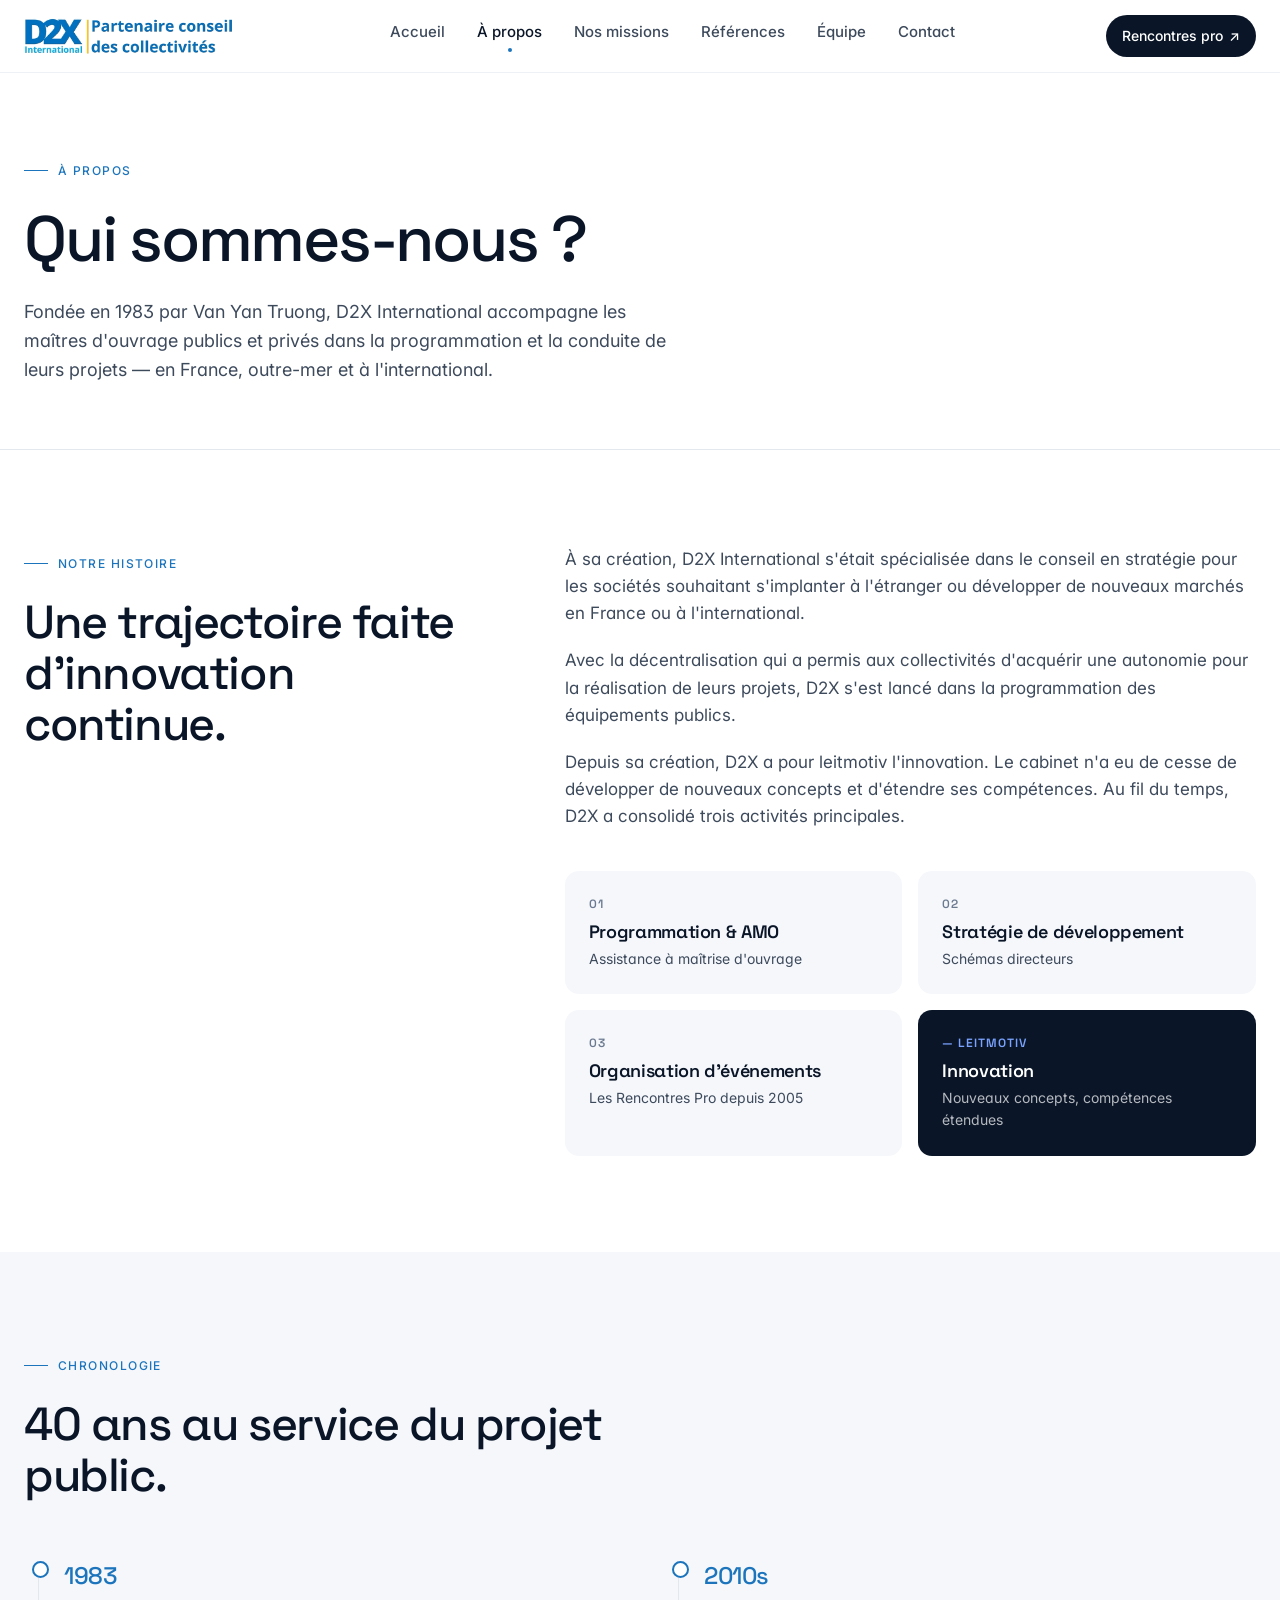
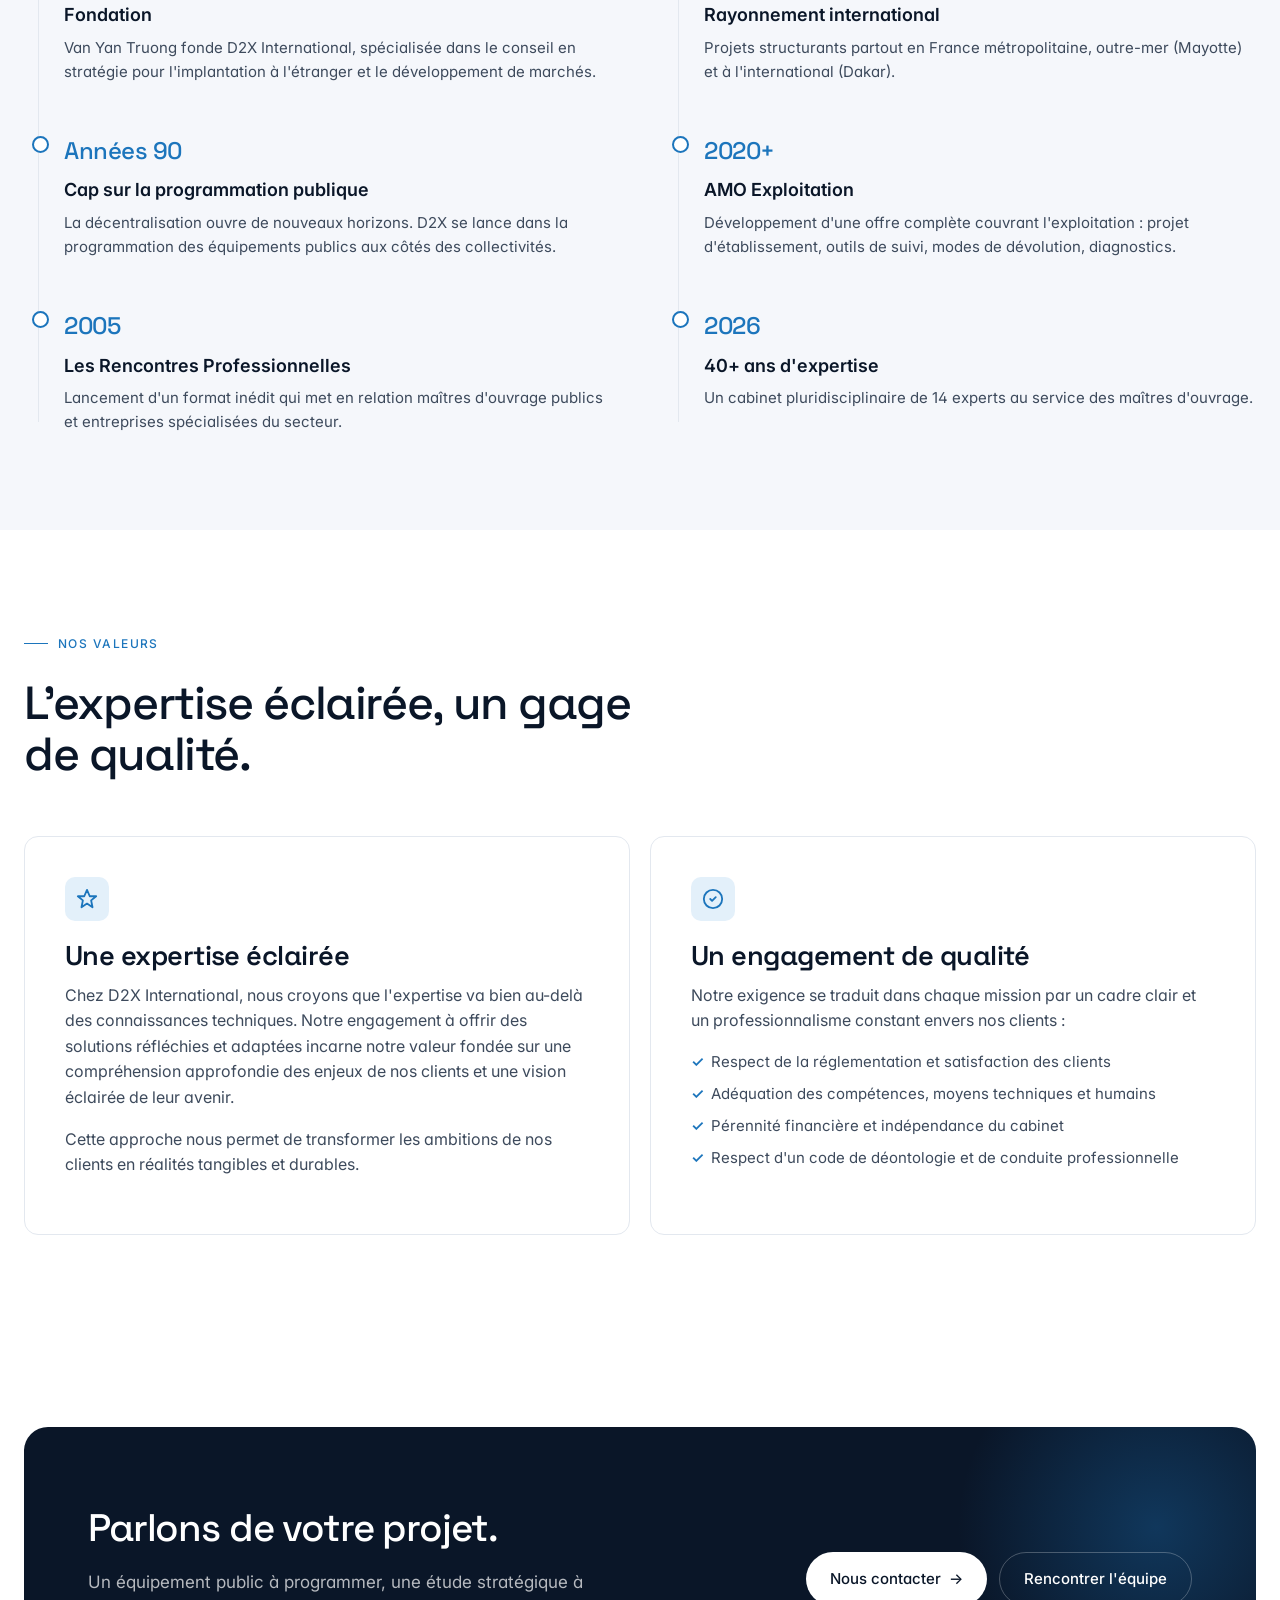
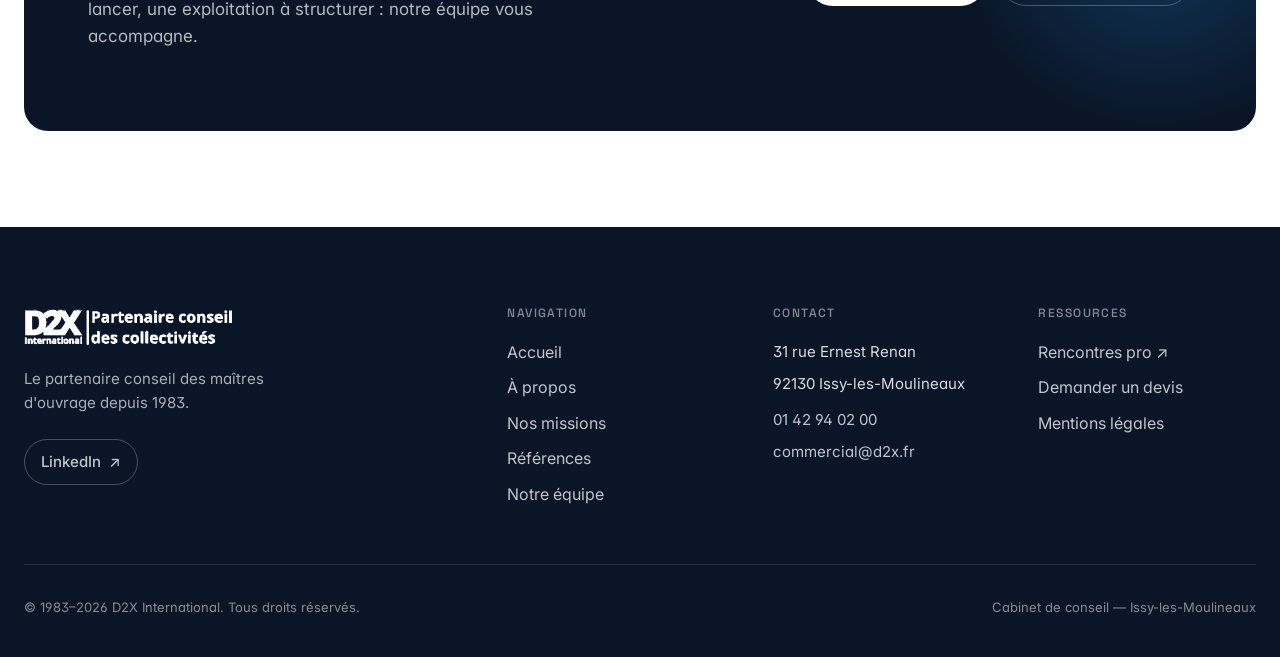
<file: a-propos.html>
<!DOCTYPE html>
<html lang="fr">
<head>
<meta charset="UTF-8" />
<meta name="viewport" content="width=device-width, initial-scale=1.0" />
<meta name="description" content="Découvrez D2X International : 40 ans d'expertise au service des maîtres d'ouvrage publics. Notre histoire, nos valeurs." />
<meta name="keywords" content="D2X International, histoire, valeurs, cabinet conseil, Van Yan Truong, programmation publique" />
<meta name="author" content="D2X International" />
<meta name="robots" content="index, follow" />
<link rel="canonical" href="https://www.d2x.fr/a-propos" />
<link rel="icon" type="image/png" sizes="32x32" href="assets/favicon-32.png" />
<link rel="icon" type="image/png" sizes="256x256" href="assets/favicon.png" />
<link rel="apple-touch-icon" sizes="180x180" href="assets/apple-touch-icon.png" />
<title>À propos — D2X International | Cabinet de conseil depuis 1983</title>
<!-- Open Graph -->
<meta property="og:type" content="website" />
<meta property="og:site_name" content="D2X International" />
<meta property="og:locale" content="fr_FR" />
<meta property="og:url" content="https://www.d2x.fr/a-propos" />
<meta property="og:title" content="À propos — D2X International | Cabinet de conseil depuis 1983" />
<meta property="og:description" content="Découvrez D2X International : 40 ans d'expertise au service des maîtres d'ouvrage publics. Notre histoire, nos valeurs." />
<meta property="og:image" content="https://www.d2x.fr/assets/og/og-default.jpg" />
<meta property="og:image:type" content="image/jpeg" />
<meta property="og:image:width" content="1200" />
<meta property="og:image:height" content="630" />
<meta property="og:image:alt" content="D2X International — Centre aquatique" />
<!-- Twitter -->
<meta name="twitter:card" content="summary_large_image" />
<meta name="twitter:title" content="À propos — D2X International | Cabinet de conseil depuis 1983" />
<meta name="twitter:description" content="Découvrez D2X International : 40 ans d'expertise au service des maîtres d'ouvrage publics. Notre histoire, nos valeurs." />
<meta name="twitter:image" content="https://www.d2x.fr/assets/og/og-default.jpg" />
<link rel="preconnect" href="https://fonts.googleapis.com" />
<link rel="preconnect" href="https://fonts.gstatic.com" crossorigin />
<link href="https://fonts.googleapis.com/css2?family=Inter:wght@400;500;600;700&family=Space+Grotesk:wght@400;500;600&family=Instrument+Serif&display=swap" rel="stylesheet" />
<style>
/* D2X International — Design system */

:root {
  --bg: #ffffff;
  --bg-soft: #f5f7fb;
  --bg-dark: #0a1628;
  --ink: #0a1628;
  --ink-soft: #3d4a5c;
  --muted: #6b7a90;
  --line: #e3e8ef;
  --line-soft: #eef1f6;
  --blue: #1c75bc;
  --blue-deep: #0e4f85;
  --blue-soft: #e3f0fa;
  --yellow: #f9b233;
  --accent: #00b8a9;
  --radius: 14px;
  --radius-sm: 8px;
  --radius-lg: 24px;
  --container: 1280px;
  --ease: cubic-bezier(0.22, 1, 0.36, 1);
}

* { box-sizing: border-box; margin: 0; padding: 0; }

html { scroll-behavior: smooth; }

body {
  font-family: 'Inter', -apple-system, BlinkMacSystemFont, 'Segoe UI', sans-serif;
  font-size: 16px;
  line-height: 1.6;
  color: var(--ink);
  background: var(--bg);
  -webkit-font-smoothing: antialiased;
  -moz-osx-font-smoothing: grayscale;
  font-feature-settings: 'ss01', 'cv11';
}

img { max-width: 100%; display: block; }
a { color: inherit; text-decoration: none; }
button { font-family: inherit; cursor: pointer; border: none; background: none; }

.container {
  width: 100%;
  max-width: var(--container);
  margin: 0 auto;
  padding: 0 24px;
}

/* Typography */
h1, h2, h3, h4 {
  font-family: 'Space Grotesk', 'Inter', sans-serif;
  letter-spacing: -0.02em;
  line-height: 1.1;
  font-weight: 600;
  color: var(--ink);
}

h1 { font-size: clamp(2.5rem, 5vw + 1rem, 5rem); font-weight: 500; letter-spacing: -0.035em; }
h2 { font-size: clamp(1.875rem, 3vw + 0.5rem, 3rem); font-weight: 500; letter-spacing: -0.03em; }
h3 { font-size: clamp(1.25rem, 1.5vw + 0.5rem, 1.75rem); font-weight: 600; }
h4 { font-size: 1.125rem; font-weight: 600; }

p { color: var(--ink-soft); }

.eyebrow {
  display: inline-flex;
  align-items: center;
  gap: 10px;
  font-size: 0.75rem;
  font-weight: 500;
  text-transform: uppercase;
  letter-spacing: 0.12em;
  color: var(--blue);
  margin-bottom: 24px;
}
.eyebrow::before {
  content: '';
  width: 24px;
  height: 1px;
  background: currentColor;
}

.lead {
  font-size: clamp(1.125rem, 1vw + 0.875rem, 1.375rem);
  line-height: 1.5;
  color: var(--ink-soft);
  max-width: 58ch;
}


.nav__logo-img {
  height: 40px;
  width: auto;
  display: block;
}
.footer__logo-img {
  height: 40px;
  width: auto;
  display: block;
  filter: brightness(0) invert(1);
  margin-bottom: 20px;
}

/* Ghost button used on dark backgrounds (e.g. CTA, footer) — keeps white text on hover */
.btn--ghost-light {
  background: transparent;
  color: #fff;
  border: 1px solid rgba(255, 255, 255, 0.25);
}
.btn--ghost-light:hover {
  background: rgba(255, 255, 255, 0.12);
  border-color: rgba(255, 255, 255, 0.6);
  color: #fff;
}

/* Navigation */
.nav {
  position: sticky;
  top: 0;
  z-index: 100;
  background: rgba(255, 255, 255, 0.8);
  backdrop-filter: saturate(180%) blur(20px);
  -webkit-backdrop-filter: saturate(180%) blur(20px);
  border-bottom: 1px solid var(--line-soft);
}

.nav__inner {
  display: flex;
  align-items: center;
  justify-content: space-between;
  height: 72px;
  max-width: var(--container);
  margin: 0 auto;
  padding: 0 24px;
}

.nav__logo {
  font-family: 'Space Grotesk', sans-serif;
  font-weight: 600;
  font-size: 1.125rem;
  letter-spacing: -0.02em;
  display: flex;
  align-items: center;
  gap: 10px;
}
.nav__logo-mark {
  display: inline-flex;
  align-items: center;
  justify-content: center;
  width: 32px;
  height: 32px;
  background: var(--ink);
  color: #fff;
  border-radius: 8px;
  font-weight: 700;
  font-size: 0.875rem;
  letter-spacing: 0;
}
.nav__logo-sub {
  font-size: 0.6875rem;
  color: var(--muted);
  font-weight: 400;
  letter-spacing: 0.08em;
  text-transform: uppercase;
}

.nav__links {
  display: flex;
  gap: 4px;
  list-style: none;
}
.nav__links a {
  display: inline-block;
  padding: 8px 14px;
  font-size: 0.9375rem;
  font-weight: 500;
  color: var(--ink-soft);
  border-radius: 8px;
  transition: all 0.2s var(--ease);
}
.nav__links a:hover { color: var(--ink); background: var(--bg-soft); }
.nav__links a.is-active { color: var(--ink); }
.nav__links a.is-active::after {
  content: '';
  display: block;
  width: 4px;
  height: 4px;
  background: var(--blue);
  border-radius: 50%;
  margin: 4px auto 0;
}

.nav__cta {
  display: inline-flex;
  align-items: center;
  gap: 6px;
  padding: 10px 16px;
  background: var(--ink);
  color: #fff;
  border-radius: 999px;
  font-size: 0.875rem;
  font-weight: 500;
  transition: all 0.2s var(--ease);
}
.nav__cta:hover { background: var(--blue); transform: translateY(-1px); }

.nav__burger {
  display: none;
  width: 40px;
  height: 40px;
  padding: 0;
  align-items: center;
  justify-content: center;
  border-radius: 8px;
}
.nav__burger span {
  display: block;
  width: 18px;
  height: 2px;
  background: var(--ink);
  position: relative;
}
.nav__burger span::before,
.nav__burger span::after {
  content: '';
  position: absolute;
  left: 0;
  width: 100%;
  height: 2px;
  background: var(--ink);
}
.nav__burger span::before { top: -6px; }
.nav__burger span::after { top: 6px; }

@media (max-width: 960px) {
  .nav__links, .nav__cta { display: none; }
  .nav__burger { display: inline-flex; }
  .nav.is-open .nav__mobile { display: flex; }
}

.nav__mobile {
  display: none;
  flex-direction: column;
  padding: 12px 24px 24px;
  border-top: 1px solid var(--line-soft);
  gap: 2px;
}
.nav__mobile a {
  padding: 12px 0;
  font-size: 1rem;
  font-weight: 500;
  border-bottom: 1px solid var(--line-soft);
}
.nav__mobile a:last-child { border-bottom: none; }

/* Sections */
section { padding: 96px 0; }
@media (max-width: 768px) { section { padding: 64px 0; } }

.section-header {
  display: flex;
  align-items: flex-end;
  justify-content: space-between;
  gap: 40px;
  margin-bottom: 56px;
  flex-wrap: wrap;
}
.section-header__text { max-width: 640px; }

/* Buttons */
.btn {
  display: inline-flex;
  align-items: center;
  gap: 8px;
  padding: 14px 24px;
  border-radius: 999px;
  font-size: 0.9375rem;
  font-weight: 500;
  transition: all 0.2s var(--ease);
  white-space: nowrap;
}
.btn--primary { background: var(--ink); color: #fff; }
.btn--primary:hover { background: var(--blue); transform: translateY(-2px); box-shadow: 0 10px 30px rgba(28, 117, 188, 0.3); }
.btn--ghost { background: transparent; color: var(--ink); border: 1px solid var(--line); }
.btn--ghost:hover { background: var(--bg-soft); border-color: var(--ink); }
.btn--blue { background: var(--blue); color: #fff; }
.btn--blue:hover { background: var(--blue-deep); }

.arrow {
  display: inline-block;
  transition: transform 0.25s var(--ease);
}
.btn:hover .arrow { transform: translateX(4px); }

/* Hero */
.hero {
  position: relative;
  padding: 96px 0 120px;
  overflow: hidden;
}
.hero__grid {
  display: grid;
  grid-template-columns: 1.2fr 1fr;
  gap: 80px;
  align-items: center;
}
.hero__title {
  font-size: clamp(2.75rem, 5.5vw, 5.5rem);
  line-height: 0.98;
  letter-spacing: -0.04em;
  font-weight: 500;
  margin-bottom: 32px;
}
.hero__title em {
  font-style: normal;
  color: var(--blue);
  font-family: 'Instrument Serif', Georgia, serif;
  font-weight: 400;
  letter-spacing: -0.02em;
}
.hero__desc {
  font-size: 1.125rem;
  line-height: 1.6;
  color: var(--ink-soft);
  max-width: 54ch;
  margin-bottom: 40px;
}
.hero__ctas { display: flex; gap: 12px; flex-wrap: wrap; }

.hero__side {
  display: flex;
  flex-direction: column;
  gap: 20px;
}
.hero__stat {
  padding: 28px;
  background: var(--bg-soft);
  border-radius: var(--radius);
  border: 1px solid var(--line-soft);
}
.hero__stat-num {
  font-family: 'Space Grotesk', sans-serif;
  font-size: clamp(2.5rem, 4vw, 3.5rem);
  line-height: 1;
  font-weight: 500;
  letter-spacing: -0.03em;
  color: var(--ink);
  margin-bottom: 8px;
}
.hero__stat-num sup { font-size: 0.5em; color: var(--blue); margin-left: 4px; }
.hero__stat-label { font-size: 0.9375rem; color: var(--muted); }

@media (max-width: 900px) {
  .hero__grid { grid-template-columns: 1fr; gap: 48px; }
  .hero { padding: 48px 0 80px; }
}

/* Grid / cards */
.grid {
  display: grid;
  grid-template-columns: repeat(auto-fit, minmax(260px, 1fr));
  gap: 20px;
}
.grid--2 { grid-template-columns: repeat(2, 1fr); }
.grid--4 { grid-template-columns: repeat(4, 1fr); }
@media (max-width: 900px) { .grid--4 { grid-template-columns: repeat(2, 1fr); } }
@media (max-width: 600px) { .grid--2, .grid--4 { grid-template-columns: 1fr; } }

.card {
  position: relative;
  padding: 32px;
  background: var(--bg);
  border: 1px solid var(--line);
  border-radius: var(--radius);
  transition: all 0.3s var(--ease);
  display: flex;
  flex-direction: column;
  gap: 16px;
}
.card:hover {
  transform: translateY(-4px);
  border-color: var(--ink);
  box-shadow: 0 20px 50px rgba(10, 22, 40, 0.08);
}
.card__num {
  font-family: 'Space Grotesk', sans-serif;
  font-size: 0.75rem;
  font-weight: 600;
  color: var(--muted);
  letter-spacing: 0.08em;
}
.card__title { font-size: 1.25rem; font-weight: 600; }
.card__desc { font-size: 0.9375rem; color: var(--ink-soft); line-height: 1.55; }
.card__link {
  display: inline-flex;
  align-items: center;
  gap: 6px;
  margin-top: auto;
  padding-top: 8px;
  font-size: 0.875rem;
  font-weight: 500;
  color: var(--blue);
}

.card--mission { padding: 40px 32px; }
.card--mission .card__icon {
  width: 48px;
  height: 48px;
  border-radius: 10px;
  background: var(--blue-soft);
  color: var(--blue);
  display: inline-flex;
  align-items: center;
  justify-content: center;
  margin-bottom: 8px;
}

/* Stats band */
.stats {
  padding: 64px 0;
  background: var(--bg-dark);
  color: #fff;
}
.stats__grid {
  display: grid;
  grid-template-columns: repeat(4, 1fr);
  gap: 40px;
}
.stats__item { }
.stats__num {
  font-family: 'Space Grotesk', sans-serif;
  font-size: clamp(2.5rem, 4vw, 3.5rem);
  font-weight: 500;
  letter-spacing: -0.03em;
  line-height: 1;
  color: #fff;
  margin-bottom: 8px;
}
.stats__num sup { font-size: 0.5em; color: #7aa3ff; }
.stats__label {
  font-size: 0.9375rem;
  color: rgba(255, 255, 255, 0.6);
}
@media (max-width: 768px) { .stats__grid { grid-template-columns: repeat(2, 1fr); gap: 32px; } }

/* Timeline */
.timeline {
  position: relative;
  padding-left: 40px;
}
.timeline::before {
  content: '';
  position: absolute;
  left: 14px;
  top: 12px;
  bottom: 12px;
  width: 1px;
  background: var(--line);
}
.timeline__item {
  position: relative;
  padding-bottom: 48px;
}
.timeline__item:last-child { padding-bottom: 0; }
.timeline__item::before {
  content: '';
  position: absolute;
  left: -32px;
  top: 4px;
  width: 13px;
  height: 13px;
  background: var(--bg);
  border: 2px solid var(--blue);
  border-radius: 50%;
}
.timeline__year {
  font-family: 'Space Grotesk', sans-serif;
  font-size: 1.5rem;
  font-weight: 500;
  color: var(--blue);
  letter-spacing: -0.02em;
  margin-bottom: 6px;
}
.timeline__title { font-size: 1.125rem; font-weight: 600; margin-bottom: 6px; }
.timeline__desc { font-size: 0.9375rem; color: var(--ink-soft); }

/* Reference card */
.ref-card {
  position: relative;
  background: var(--bg);
  border: 1px solid var(--line);
  border-radius: var(--radius);
  padding: 28px;
  transition: all 0.3s var(--ease);
  display: flex;
  flex-direction: column;
  gap: 16px;
}
.ref-card:hover { border-color: var(--ink); transform: translateY(-3px); box-shadow: 0 16px 40px rgba(10, 22, 40, 0.06); }
.ref-card__head {
  display: flex;
  align-items: flex-start;
  justify-content: space-between;
  gap: 16px;
}
.ref-card__loc {
  font-size: 0.8125rem;
  color: var(--muted);
  font-weight: 500;
}
.ref-card__name { font-size: 1.25rem; font-weight: 600; line-height: 1.2; }
.ref-card__budget {
  font-family: 'Space Grotesk', sans-serif;
  font-weight: 500;
  font-size: 0.875rem;
  padding: 6px 10px;
  background: var(--blue-soft);
  color: var(--blue);
  border-radius: 999px;
  white-space: nowrap;
}
.ref-card__meta {
  display: grid;
  gap: 8px;
  border-top: 1px solid var(--line-soft);
  padding-top: 16px;
}
.ref-card__meta-row {
  display: grid;
  grid-template-columns: 110px 1fr;
  font-size: 0.8125rem;
  gap: 12px;
}
.ref-card__meta-key { color: var(--muted); }
.ref-card__meta-val { color: var(--ink); font-weight: 500; }
.ref-card__tags {
  display: flex;
  flex-wrap: wrap;
  gap: 6px;
}
.ref-card__tag {
  font-size: 0.75rem;
  padding: 4px 10px;
  background: var(--bg-soft);
  color: var(--ink-soft);
  border-radius: 999px;
  font-weight: 500;
}

/* Category chips / tabs */
.chips {
  display: flex;
  flex-wrap: wrap;
  gap: 8px;
  margin-bottom: 40px;
}
.chip {
  padding: 10px 18px;
  background: var(--bg);
  border: 1px solid var(--line);
  border-radius: 999px;
  font-size: 0.875rem;
  font-weight: 500;
  color: var(--ink-soft);
  cursor: pointer;
  transition: all 0.2s var(--ease);
}
.chip:hover { border-color: var(--ink); color: var(--ink); }
.chip.is-active { background: var(--ink); color: #fff; border-color: var(--ink); }

/* Team grid */
.team-grid {
  display: grid;
  grid-template-columns: repeat(auto-fill, minmax(240px, 1fr));
  gap: 12px;
}
.team-card {
  background: var(--bg-soft);
  border-radius: var(--radius);
  padding: 28px 24px;
  transition: all 0.3s var(--ease);
  border: 1px solid transparent;
}
.team-card:hover { background: var(--bg); border-color: var(--line); transform: translateY(-3px); }
.team-card__avatar {
  width: 56px;
  height: 56px;
  border-radius: 50%;
  background: linear-gradient(135deg, var(--blue), var(--blue-deep));
  color: #fff;
  display: inline-flex;
  align-items: center;
  justify-content: center;
  font-family: 'Space Grotesk', sans-serif;
  font-weight: 500;
  font-size: 1.125rem;
  margin-bottom: 16px;
  letter-spacing: 0;
}
.team-card__name {
  font-size: 1.0625rem;
  font-weight: 600;
  margin-bottom: 4px;
  line-height: 1.2;
}
.team-card__role {
  font-size: 0.875rem;
  color: var(--ink-soft);
  line-height: 1.45;
}

/* Mission detail blocks */
.mission {
  display: grid;
  grid-template-columns: 1fr 1.4fr;
  gap: 64px;
  padding: 80px 0;
  border-top: 1px solid var(--line);
}
.mission:first-of-type { border-top: none; }
.mission__aside {
  position: sticky;
  top: 100px;
  align-self: start;
}
.mission__num {
  font-family: 'Space Grotesk', sans-serif;
  font-size: 0.875rem;
  font-weight: 500;
  color: var(--blue);
  letter-spacing: 0.08em;
  margin-bottom: 16px;
}
.mission__title { font-size: clamp(1.75rem, 2.5vw, 2.5rem); margin-bottom: 20px; }
.mission__kicker { font-size: 1rem; color: var(--ink-soft); max-width: 40ch; }

.mission__blocks { display: grid; gap: 32px; }
.mission__block h3 {
  font-size: 1.125rem;
  margin-bottom: 14px;
  display: flex;
  align-items: baseline;
  gap: 10px;
}
.mission__block h3::before {
  content: counter(block-counter, decimal-leading-zero);
  counter-increment: block-counter;
  font-family: 'Space Grotesk', sans-serif;
  font-size: 0.75rem;
  color: var(--blue);
  font-weight: 500;
  letter-spacing: 0.08em;
}
.mission__blocks { counter-reset: block-counter; }
.mission__block ul {
  list-style: none;
  display: grid;
  gap: 10px;
}
.mission__block li {
  position: relative;
  padding-left: 24px;
  font-size: 0.9375rem;
  color: var(--ink-soft);
  line-height: 1.5;
}
.mission__block li::before {
  content: '';
  position: absolute;
  left: 0;
  top: 9px;
  width: 14px;
  height: 1px;
  background: var(--blue);
}

@media (max-width: 900px) {
  .mission { grid-template-columns: 1fr; gap: 40px; padding: 56px 0; }
  .mission__aside { position: static; }
}

/* CTA band */
.cta {
  padding: 96px 0;
}
.cta__box {
  background: var(--bg-dark);
  color: #fff;
  border-radius: var(--radius-lg);
  padding: 80px 64px;
  display: grid;
  grid-template-columns: 1.5fr 1fr;
  align-items: center;
  gap: 48px;
  position: relative;
  overflow: hidden;
}
.cta__box::before {
  content: '';
  position: absolute;
  right: -100px;
  top: -100px;
  width: 400px;
  height: 400px;
  background: radial-gradient(circle, rgba(28, 117, 188, 0.35), transparent 70%);
  pointer-events: none;
}
.cta h2 { color: #fff; font-size: clamp(2rem, 3vw, 3rem); margin-bottom: 20px; }
.cta p { color: rgba(255, 255, 255, 0.7); font-size: 1.0625rem; max-width: 48ch; }
.cta .btn--primary { background: #fff; color: var(--ink); position: relative; z-index: 1; }
.cta .btn--primary:hover { background: var(--blue); color: #fff; }
.cta__actions { display: flex; gap: 12px; flex-wrap: wrap; position: relative; z-index: 1; justify-self: end; }

@media (max-width: 900px) {
  .cta__box { grid-template-columns: 1fr; padding: 48px 32px; gap: 32px; }
  .cta__actions { justify-self: start; }
}

/* Footer */
.footer {
  padding: 80px 0 40px;
  background: var(--bg-dark);
  color: #fff;
}
.footer a { color: rgba(255, 255, 255, 0.75); transition: color 0.2s var(--ease); }
.footer a:hover { color: #fff; }
.footer__grid {
  display: grid;
  grid-template-columns: 2fr 1fr 1fr 1fr;
  gap: 48px;
  margin-bottom: 56px;
}
.footer h4 {
  color: rgba(255, 255, 255, 0.5);
  font-size: 0.75rem;
  font-weight: 500;
  text-transform: uppercase;
  letter-spacing: 0.12em;
  margin-bottom: 20px;
}
.footer ul { list-style: none; display: grid; gap: 10px; }
.footer__logo {
  font-family: 'Space Grotesk', sans-serif;
  font-size: 1.5rem;
  font-weight: 500;
  letter-spacing: -0.02em;
  margin-bottom: 16px;
  color: #fff;
}
.footer__tagline {
  color: rgba(255, 255, 255, 0.65);
  font-size: 0.9375rem;
  max-width: 32ch;
  margin-bottom: 24px;
}
.footer__contact-line {
  display: block;
  color: rgba(255, 255, 255, 0.85);
  font-size: 0.9375rem;
  margin-bottom: 8px;
}
.footer__bottom {
  padding-top: 32px;
  border-top: 1px solid rgba(255, 255, 255, 0.1);
  display: flex;
  justify-content: space-between;
  align-items: center;
  gap: 16px;
  flex-wrap: wrap;
  font-size: 0.8125rem;
  color: rgba(255, 255, 255, 0.5);
}
@media (max-width: 800px) { .footer__grid { grid-template-columns: 1fr 1fr; } }
@media (max-width: 500px) { .footer__grid { grid-template-columns: 1fr; } }

/* Page header (for inner pages) */
.page-header {
  padding: 80px 0 64px;
  border-bottom: 1px solid var(--line);
}
.page-header h1 {
  font-size: clamp(2.5rem, 5vw, 4.5rem);
  margin-bottom: 24px;
}
.page-header p {
  font-size: 1.125rem;
  max-width: 60ch;
  color: var(--ink-soft);
}

/* Two col content */
.two-col {
  display: grid;
  grid-template-columns: 1fr 1.5fr;
  gap: 80px;
}
@media (max-width: 900px) { .two-col { grid-template-columns: 1fr; gap: 32px; } }

/* Value cards */
.value {
  padding: 40px;
  background: var(--bg);
  border: 1px solid var(--line);
  border-radius: var(--radius);
}
.value__icon {
  width: 44px;
  height: 44px;
  background: var(--blue-soft);
  color: var(--blue);
  border-radius: 10px;
  display: inline-flex;
  align-items: center;
  justify-content: center;
  margin-bottom: 20px;
}
.value h3 { margin-bottom: 12px; }
.value p { margin-bottom: 16px; }
.value ul { list-style: none; display: grid; gap: 8px; }
.value li {
  position: relative;
  padding-left: 20px;
  font-size: 0.9375rem;
  color: var(--ink-soft);
}
.value li::before {
  content: '✓';
  position: absolute;
  left: 0;
  top: 0;
  color: var(--blue);
  font-weight: 600;
}

/* Form */
.form {
  display: grid;
  gap: 20px;
  max-width: 560px;
}
.form label {
  display: block;
  font-size: 0.8125rem;
  font-weight: 500;
  color: var(--ink);
  margin-bottom: 8px;
  text-transform: uppercase;
  letter-spacing: 0.06em;
}
.form input,
.form textarea {
  width: 100%;
  padding: 14px 16px;
  background: var(--bg);
  border: 1px solid var(--line);
  border-radius: var(--radius-sm);
  font-family: inherit;
  font-size: 1rem;
  color: var(--ink);
  transition: all 0.2s var(--ease);
}
.form input:focus,
.form textarea:focus {
  outline: none;
  border-color: var(--blue);
  box-shadow: 0 0 0 4px rgba(28, 117, 188, 0.12);
}
.form textarea { resize: vertical; min-height: 140px; }

/* Contact info card */
.contact-card {
  background: var(--bg-soft);
  border-radius: var(--radius);
  padding: 32px;
  display: grid;
  gap: 24px;
}
.contact-card__item {
  display: grid;
  gap: 4px;
}
.contact-card__label {
  font-size: 0.75rem;
  text-transform: uppercase;
  letter-spacing: 0.1em;
  color: var(--muted);
  font-weight: 500;
}
.contact-card__value { font-size: 1.0625rem; font-weight: 500; color: var(--ink); }

/* Utility */
.sr-only {
  position: absolute;
  width: 1px; height: 1px;
  padding: 0; margin: -1px;
  overflow: hidden;
  clip: rect(0, 0, 0, 0);
  white-space: nowrap;
  border: 0;
}

/* Reveal animation */
@media (prefers-reduced-motion: no-preference) {
  .reveal {
    opacity: 0;
    transform: translateY(16px);
    animation: reveal 0.8s var(--ease) forwards;
  }
  .reveal[data-delay="1"] { animation-delay: 0.1s; }
  .reveal[data-delay="2"] { animation-delay: 0.2s; }
  .reveal[data-delay="3"] { animation-delay: 0.3s; }
  .reveal[data-delay="4"] { animation-delay: 0.4s; }
}
@keyframes reveal { to { opacity: 1; transform: translateY(0); } }

</style>
</head>
<body>

<header class="nav">
  <div class="nav__inner">
    <a href="index.html" class="nav__logo" aria-label="D2X International — accueil">
      <img src="assets/logo.png" alt="D2X International" class="nav__logo-img" />
    </a>
    <nav>
      <ul class="nav__links">
        <li><a href="index.html">Accueil</a></li>
        <li><a href="a-propos.html" class="is-active">À propos</a></li>
        <li><a href="missions.html">Nos missions</a></li>
        <li><a href="references.html">Références</a></li>
        <li><a href="equipe.html">Équipe</a></li>
        <li><a href="contact.html">Contact</a></li>
      </ul>
    </nav>
    <a href="https://www.rencontresd2x.com/" target="_blank" rel="noopener" class="nav__cta">Rencontres pro <span class="arrow">↗</span></a>
    <button class="nav__burger" aria-label="Menu" onclick="document.querySelector('.nav').classList.toggle('is-open')"><span></span></button>
  </div>
  <div class="nav__mobile">
    <a href="index.html">Accueil</a>
    <a href="a-propos.html">À propos</a>
    <a href="missions.html">Nos missions</a>
    <a href="references.html">Références</a>
    <a href="equipe.html">Équipe</a>
    <a href="contact.html">Contact</a>
    <a href="https://www.rencontresd2x.com/" target="_blank" rel="noopener">Les Rencontres Professionnelles ↗</a>
  </div>
</header>

<main>

  <section class="page-header">
    <div class="container">
      <span class="eyebrow">À propos</span>
      <h1>Qui sommes-nous ?</h1>
      <p>Fondée en 1983 par Van Yan Truong, D2X International accompagne les maîtres d'ouvrage publics et privés dans la programmation et la conduite de leurs projets — en France, outre-mer et à l'international.</p>
    </div>
  </section>

  <section>
    <div class="container">
      <div class="two-col">
        <div>
          <span class="eyebrow">Notre histoire</span>
          <h2>Une trajectoire faite d'innovation continue.</h2>
        </div>
        <div>
          <p style="font-size:1.0625rem; margin-bottom:20px;">
            À sa création, D2X International s'était spécialisée dans le conseil en stratégie pour les sociétés souhaitant s'implanter à l'étranger ou développer de nouveaux marchés en France ou à l'international.
          </p>
          <p style="font-size:1.0625rem; margin-bottom:20px;">
            Avec la décentralisation qui a permis aux collectivités d'acquérir une autonomie pour la réalisation de leurs projets, D2X s'est lancé dans la programmation des équipements publics.
          </p>
          <p style="font-size:1.0625rem;">
            Depuis sa création, D2X a pour leitmotiv l'innovation. Le cabinet n'a eu de cesse de développer de nouveaux concepts et d'étendre ses compétences. Au fil du temps, D2X a consolidé trois activités principales.
          </p>

          <div class="grid grid--2" style="margin-top:40px; gap:16px;">
            <div style="padding:24px; background:var(--bg-soft); border-radius:var(--radius);">
              <div class="card__num" style="margin-bottom:8px;">01</div>
              <h4>Programmation &amp; AMO</h4>
              <p style="font-size:0.875rem; margin-top:6px;">Assistance à maîtrise d'ouvrage</p>
            </div>
            <div style="padding:24px; background:var(--bg-soft); border-radius:var(--radius);">
              <div class="card__num" style="margin-bottom:8px;">02</div>
              <h4>Stratégie de développement</h4>
              <p style="font-size:0.875rem; margin-top:6px;">Schémas directeurs</p>
            </div>
            <div style="padding:24px; background:var(--bg-soft); border-radius:var(--radius);">
              <div class="card__num" style="margin-bottom:8px;">03</div>
              <h4>Organisation d'événements</h4>
              <p style="font-size:0.875rem; margin-top:6px;">Les Rencontres Pro depuis 2005</p>
            </div>
            <div style="padding:24px; background:var(--ink); color:#fff; border-radius:var(--radius);">
              <div class="card__num" style="margin-bottom:8px; color:#7aa3ff;">— LEITMOTIV</div>
              <h4 style="color:#fff">Innovation</h4>
              <p style="font-size:0.875rem; margin-top:6px; color:rgba(255,255,255,0.7);">Nouveaux concepts, compétences étendues</p>
            </div>
          </div>
        </div>
      </div>
    </div>
  </section>

  <section style="background:var(--bg-soft);">
    <div class="container">
      <div class="section-header">
        <div class="section-header__text">
          <span class="eyebrow">Chronologie</span>
          <h2>40 ans au service du projet public.</h2>
        </div>
      </div>

      <div class="grid grid--2" style="gap:48px;">
        <div class="timeline">
          <div class="timeline__item">
            <div class="timeline__year">1983</div>
            <div class="timeline__title">Fondation</div>
            <div class="timeline__desc">Van Yan Truong fonde D2X International, spécialisée dans le conseil en stratégie pour l'implantation à l'étranger et le développement de marchés.</div>
          </div>
          <div class="timeline__item">
            <div class="timeline__year">Années 90</div>
            <div class="timeline__title">Cap sur la programmation publique</div>
            <div class="timeline__desc">La décentralisation ouvre de nouveaux horizons. D2X se lance dans la programmation des équipements publics aux côtés des collectivités.</div>
          </div>
          <div class="timeline__item">
            <div class="timeline__year">2005</div>
            <div class="timeline__title">Les Rencontres Professionnelles</div>
            <div class="timeline__desc">Lancement d'un format inédit qui met en relation maîtres d'ouvrage publics et entreprises spécialisées du secteur.</div>
          </div>
        </div>
        <div class="timeline">
          <div class="timeline__item">
            <div class="timeline__year">2010s</div>
            <div class="timeline__title">Rayonnement international</div>
            <div class="timeline__desc">Projets structurants partout en France métropolitaine, outre-mer (Mayotte) et à l'international (Dakar).</div>
          </div>
          <div class="timeline__item">
            <div class="timeline__year">2020+</div>
            <div class="timeline__title">AMO Exploitation</div>
            <div class="timeline__desc">Développement d'une offre complète couvrant l'exploitation : projet d'établissement, outils de suivi, modes de dévolution, diagnostics.</div>
          </div>
          <div class="timeline__item">
            <div class="timeline__year">2026</div>
            <div class="timeline__title">40+ ans d'expertise</div>
            <div class="timeline__desc">Un cabinet pluridisciplinaire de 14 experts au service des maîtres d'ouvrage.</div>
          </div>
        </div>
      </div>
    </div>
  </section>

  <section>
    <div class="container">
      <div class="section-header">
        <div class="section-header__text">
          <span class="eyebrow">Nos valeurs</span>
          <h2>L'expertise éclairée, un gage de qualité.</h2>
        </div>
      </div>

      <div class="grid grid--2">
        <article class="value">
          <div class="value__icon">
            <svg width="22" height="22" viewBox="0 0 24 24" fill="none" stroke="currentColor" stroke-width="2" stroke-linecap="round" stroke-linejoin="round"><path d="M12 2l3 7h7l-5.5 4.5L18 21l-6-4-6 4 1.5-7.5L2 9h7z"/></svg>
          </div>
          <h3>Une expertise éclairée</h3>
          <p>Chez D2X International, nous croyons que l'expertise va bien au-delà des connaissances techniques. Notre engagement à offrir des solutions réfléchies et adaptées incarne notre valeur fondée sur une compréhension approfondie des enjeux de nos clients et une vision éclairée de leur avenir.</p>
          <p style="margin-top:12px;">Cette approche nous permet de transformer les ambitions de nos clients en réalités tangibles et durables.</p>
        </article>

        <article class="value">
          <div class="value__icon">
            <svg width="22" height="22" viewBox="0 0 24 24" fill="none" stroke="currentColor" stroke-width="2" stroke-linecap="round" stroke-linejoin="round"><path d="M9 12l2 2 4-4"/><circle cx="12" cy="12" r="10"/></svg>
          </div>
          <h3>Un engagement de qualité</h3>
          <p>Notre exigence se traduit dans chaque mission par un cadre clair et un professionnalisme constant envers nos clients :</p>
          <ul>
            <li>Respect de la réglementation et satisfaction des clients</li>
            <li>Adéquation des compétences, moyens techniques et humains</li>
            <li>Pérennité financière et indépendance du cabinet</li>
            <li>Respect d'un code de déontologie et de conduite professionnelle</li>
          </ul>
        </article>
      </div>
    </div>
  </section>

  <section class="cta">
    <div class="container">
      <div class="cta__box">
        <div>
          <h2>Parlons de votre projet.</h2>
          <p>Un équipement public à programmer, une étude stratégique à lancer, une exploitation à structurer : notre équipe vous accompagne.</p>
        </div>
        <div class="cta__actions">
          <a href="contact.html" class="btn btn--primary">Nous contacter <span class="arrow">→</span></a>
          <a href="equipe.html" class="btn btn--ghost-light">Rencontrer l'équipe</a>
        </div>
      </div>
    </div>
  </section>

</main>

<footer class="footer">
  <div class="container">
    <div class="footer__grid">
      <div>
        <img src="assets/logo.png" alt="D2X International" class="footer__logo-img" />
        <p class="footer__tagline">Le partenaire conseil des maîtres d'ouvrage depuis 1983.</p>
        <a href="https://www.linkedin.com/company/d2x-international/" target="_blank" rel="noopener" class="btn btn--ghost-light" style="padding:10px 16px;">LinkedIn <span class="arrow">↗</span></a>
      </div>
      <div>
        <h4>Navigation</h4>
        <ul>
          <li><a href="index.html">Accueil</a></li>
          <li><a href="a-propos.html">À propos</a></li>
          <li><a href="missions.html">Nos missions</a></li>
          <li><a href="references.html">Références</a></li>
          <li><a href="equipe.html">Notre équipe</a></li>
        </ul>
      </div>
      <div>
        <h4>Contact</h4>
        <span class="footer__contact-line">31 rue Ernest Renan</span>
        <span class="footer__contact-line">92130 Issy-les-Moulineaux</span>
        <span class="footer__contact-line" style="margin-top:12px; display:block;"><a href="tel:+33142940200">01 42 94 02 00</a></span>
        <span class="footer__contact-line"><a href="mailto:commercial@d2x.fr">commercial@d2x.fr</a></span>
      </div>
      <div>
        <h4>Ressources</h4>
        <ul>
          <li><a href="https://www.rencontresd2x.com/" target="_blank" rel="noopener">Rencontres pro ↗</a></li>
          <li><a href="contact.html">Demander un devis</a></li>
          <li><a href="mentions-legales.html">Mentions légales</a></li>
        </ul>
      </div>
    </div>
    <div class="footer__bottom">
      <span>© 1983–2026 D2X International. Tous droits réservés.</span>
      <span>Cabinet de conseil — Issy-les-Moulineaux</span>
    </div>
  </div>
</footer>

</body>
</html>
</file>
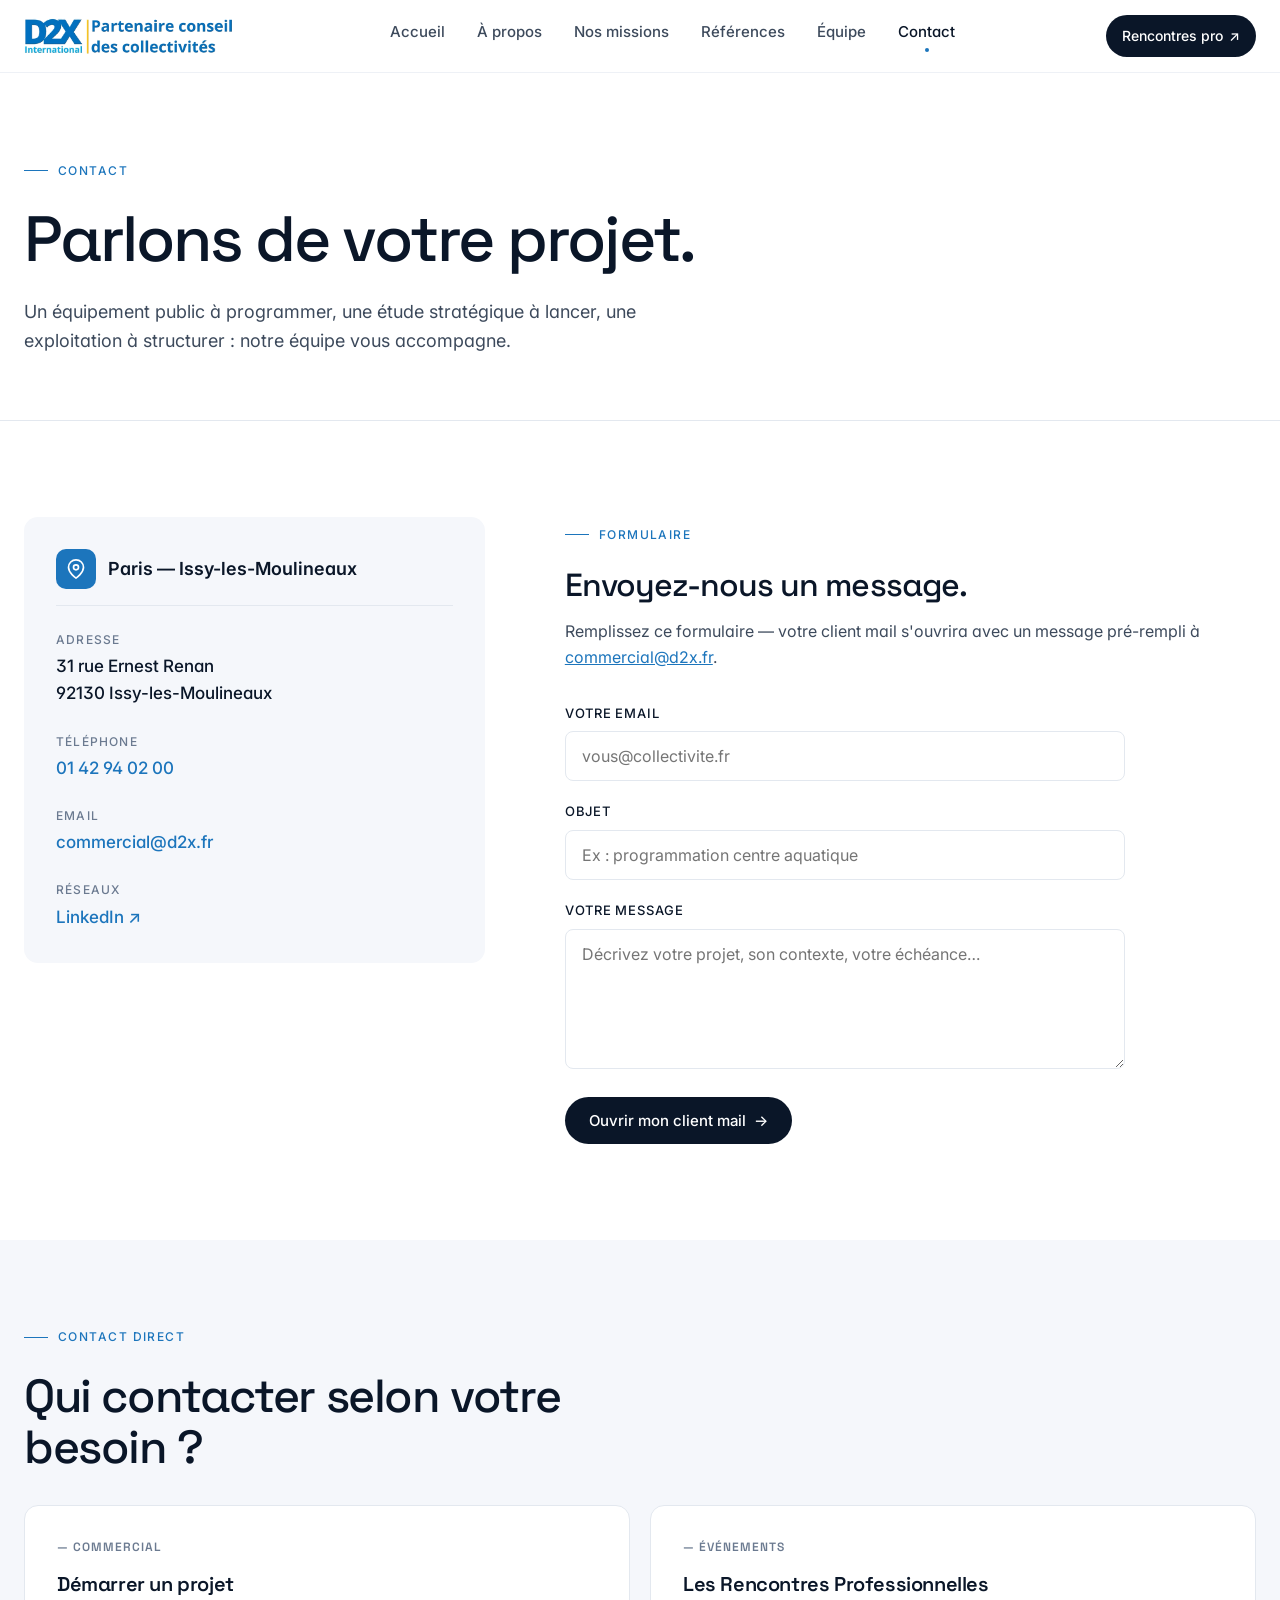
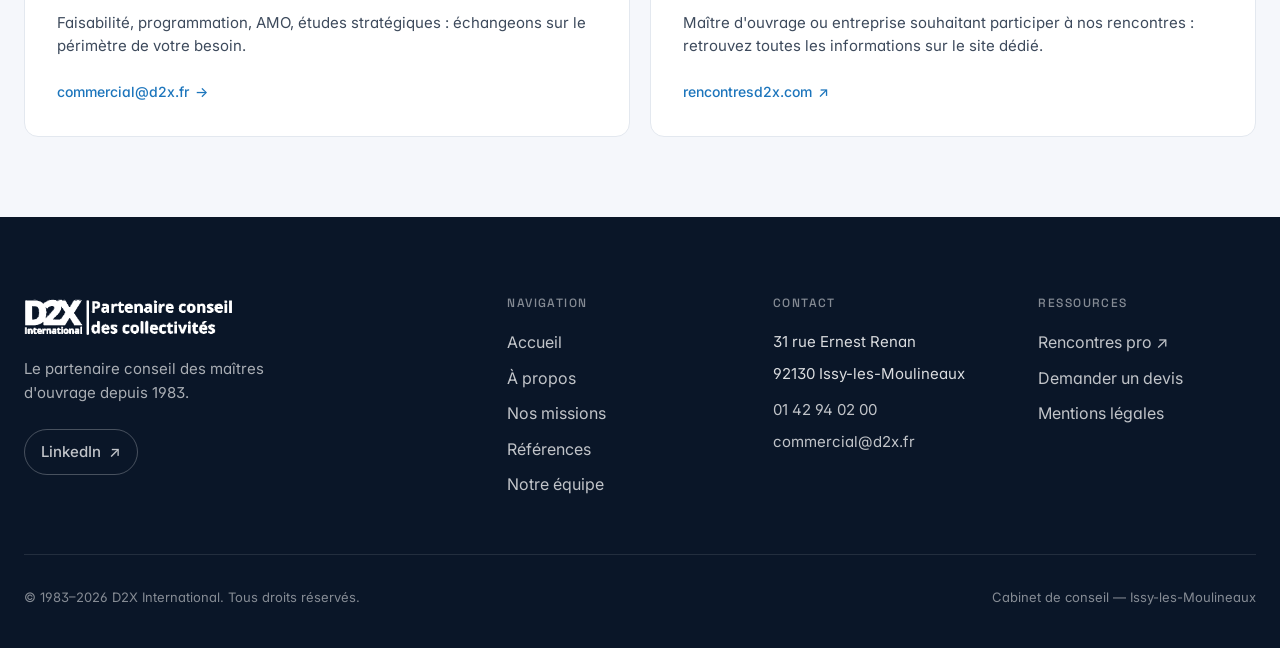
<file: contact.html>
<!DOCTYPE html>
<html lang="fr">
<head>
<meta charset="UTF-8" />
<meta name="viewport" content="width=device-width, initial-scale=1.0" />
<meta name="description" content="Contactez D2X International pour votre projet d'équipement public. 31 rue Ernest Renan, 92130 Issy-les-Moulineaux. Tél. 01 42 94 02 00 — commercial@d2x.fr" />
<meta name="keywords" content="contact D2X, Issy-les-Moulineaux, devis, projet équipement public, commercial@d2x.fr" />
<meta name="author" content="D2X International" />
<meta name="robots" content="index, follow" />
<link rel="canonical" href="https://www.d2x.fr/contact" />
<link rel="icon" type="image/png" sizes="32x32" href="assets/favicon-32.png" />
<link rel="icon" type="image/png" sizes="256x256" href="assets/favicon.png" />
<link rel="apple-touch-icon" sizes="180x180" href="assets/apple-touch-icon.png" />
<title>Contact — D2X International | Issy-les-Moulineaux</title>
<!-- Open Graph -->
<meta property="og:type" content="website" />
<meta property="og:site_name" content="D2X International" />
<meta property="og:locale" content="fr_FR" />
<meta property="og:url" content="https://www.d2x.fr/contact" />
<meta property="og:title" content="Contact — D2X International | Issy-les-Moulineaux" />
<meta property="og:description" content="Contactez D2X International pour votre projet d'équipement public. 31 rue Ernest Renan, 92130 Issy-les-Moulineaux. Tél. 01 42 94 02 00 — commercial@d2x.fr" />
<meta property="og:image" content="https://www.d2x.fr/assets/og/og-default.jpg" />
<meta property="og:image:type" content="image/jpeg" />
<meta property="og:image:width" content="1200" />
<meta property="og:image:height" content="630" />
<meta property="og:image:alt" content="D2X International — Centre aquatique" />
<!-- Twitter -->
<meta name="twitter:card" content="summary_large_image" />
<meta name="twitter:title" content="Contact — D2X International | Issy-les-Moulineaux" />
<meta name="twitter:description" content="Contactez D2X International pour votre projet d'équipement public. 31 rue Ernest Renan, 92130 Issy-les-Moulineaux. Tél. 01 42 94 02 00 — commercial@d2x.fr" />
<meta name="twitter:image" content="https://www.d2x.fr/assets/og/og-default.jpg" />
<link rel="preconnect" href="https://fonts.googleapis.com" />
<link rel="preconnect" href="https://fonts.gstatic.com" crossorigin />
<link href="https://fonts.googleapis.com/css2?family=Inter:wght@400;500;600;700&family=Space+Grotesk:wght@400;500;600&family=Instrument+Serif&display=swap" rel="stylesheet" />
<style>
/* D2X International — Design system */

:root {
  --bg: #ffffff;
  --bg-soft: #f5f7fb;
  --bg-dark: #0a1628;
  --ink: #0a1628;
  --ink-soft: #3d4a5c;
  --muted: #6b7a90;
  --line: #e3e8ef;
  --line-soft: #eef1f6;
  --blue: #1c75bc;
  --blue-deep: #0e4f85;
  --blue-soft: #e3f0fa;
  --yellow: #f9b233;
  --accent: #00b8a9;
  --radius: 14px;
  --radius-sm: 8px;
  --radius-lg: 24px;
  --container: 1280px;
  --ease: cubic-bezier(0.22, 1, 0.36, 1);
}

* { box-sizing: border-box; margin: 0; padding: 0; }

html { scroll-behavior: smooth; }

body {
  font-family: 'Inter', -apple-system, BlinkMacSystemFont, 'Segoe UI', sans-serif;
  font-size: 16px;
  line-height: 1.6;
  color: var(--ink);
  background: var(--bg);
  -webkit-font-smoothing: antialiased;
  -moz-osx-font-smoothing: grayscale;
  font-feature-settings: 'ss01', 'cv11';
}

img { max-width: 100%; display: block; }
a { color: inherit; text-decoration: none; }
button { font-family: inherit; cursor: pointer; border: none; background: none; }

.container {
  width: 100%;
  max-width: var(--container);
  margin: 0 auto;
  padding: 0 24px;
}

/* Typography */
h1, h2, h3, h4 {
  font-family: 'Space Grotesk', 'Inter', sans-serif;
  letter-spacing: -0.02em;
  line-height: 1.1;
  font-weight: 600;
  color: var(--ink);
}

h1 { font-size: clamp(2.5rem, 5vw + 1rem, 5rem); font-weight: 500; letter-spacing: -0.035em; }
h2 { font-size: clamp(1.875rem, 3vw + 0.5rem, 3rem); font-weight: 500; letter-spacing: -0.03em; }
h3 { font-size: clamp(1.25rem, 1.5vw + 0.5rem, 1.75rem); font-weight: 600; }
h4 { font-size: 1.125rem; font-weight: 600; }

p { color: var(--ink-soft); }

.eyebrow {
  display: inline-flex;
  align-items: center;
  gap: 10px;
  font-size: 0.75rem;
  font-weight: 500;
  text-transform: uppercase;
  letter-spacing: 0.12em;
  color: var(--blue);
  margin-bottom: 24px;
}
.eyebrow::before {
  content: '';
  width: 24px;
  height: 1px;
  background: currentColor;
}

.lead {
  font-size: clamp(1.125rem, 1vw + 0.875rem, 1.375rem);
  line-height: 1.5;
  color: var(--ink-soft);
  max-width: 58ch;
}


.nav__logo-img {
  height: 40px;
  width: auto;
  display: block;
}
.footer__logo-img {
  height: 40px;
  width: auto;
  display: block;
  filter: brightness(0) invert(1);
  margin-bottom: 20px;
}

/* Ghost button used on dark backgrounds (e.g. CTA, footer) — keeps white text on hover */
.btn--ghost-light {
  background: transparent;
  color: #fff;
  border: 1px solid rgba(255, 255, 255, 0.25);
}
.btn--ghost-light:hover {
  background: rgba(255, 255, 255, 0.12);
  border-color: rgba(255, 255, 255, 0.6);
  color: #fff;
}

/* Navigation */
.nav {
  position: sticky;
  top: 0;
  z-index: 100;
  background: rgba(255, 255, 255, 0.8);
  backdrop-filter: saturate(180%) blur(20px);
  -webkit-backdrop-filter: saturate(180%) blur(20px);
  border-bottom: 1px solid var(--line-soft);
}

.nav__inner {
  display: flex;
  align-items: center;
  justify-content: space-between;
  height: 72px;
  max-width: var(--container);
  margin: 0 auto;
  padding: 0 24px;
}

.nav__logo {
  font-family: 'Space Grotesk', sans-serif;
  font-weight: 600;
  font-size: 1.125rem;
  letter-spacing: -0.02em;
  display: flex;
  align-items: center;
  gap: 10px;
}
.nav__logo-mark {
  display: inline-flex;
  align-items: center;
  justify-content: center;
  width: 32px;
  height: 32px;
  background: var(--ink);
  color: #fff;
  border-radius: 8px;
  font-weight: 700;
  font-size: 0.875rem;
  letter-spacing: 0;
}
.nav__logo-sub {
  font-size: 0.6875rem;
  color: var(--muted);
  font-weight: 400;
  letter-spacing: 0.08em;
  text-transform: uppercase;
}

.nav__links {
  display: flex;
  gap: 4px;
  list-style: none;
}
.nav__links a {
  display: inline-block;
  padding: 8px 14px;
  font-size: 0.9375rem;
  font-weight: 500;
  color: var(--ink-soft);
  border-radius: 8px;
  transition: all 0.2s var(--ease);
}
.nav__links a:hover { color: var(--ink); background: var(--bg-soft); }
.nav__links a.is-active { color: var(--ink); }
.nav__links a.is-active::after {
  content: '';
  display: block;
  width: 4px;
  height: 4px;
  background: var(--blue);
  border-radius: 50%;
  margin: 4px auto 0;
}

.nav__cta {
  display: inline-flex;
  align-items: center;
  gap: 6px;
  padding: 10px 16px;
  background: var(--ink);
  color: #fff;
  border-radius: 999px;
  font-size: 0.875rem;
  font-weight: 500;
  transition: all 0.2s var(--ease);
}
.nav__cta:hover { background: var(--blue); transform: translateY(-1px); }

.nav__burger {
  display: none;
  width: 40px;
  height: 40px;
  padding: 0;
  align-items: center;
  justify-content: center;
  border-radius: 8px;
}
.nav__burger span {
  display: block;
  width: 18px;
  height: 2px;
  background: var(--ink);
  position: relative;
}
.nav__burger span::before,
.nav__burger span::after {
  content: '';
  position: absolute;
  left: 0;
  width: 100%;
  height: 2px;
  background: var(--ink);
}
.nav__burger span::before { top: -6px; }
.nav__burger span::after { top: 6px; }

@media (max-width: 960px) {
  .nav__links, .nav__cta { display: none; }
  .nav__burger { display: inline-flex; }
  .nav.is-open .nav__mobile { display: flex; }
}

.nav__mobile {
  display: none;
  flex-direction: column;
  padding: 12px 24px 24px;
  border-top: 1px solid var(--line-soft);
  gap: 2px;
}
.nav__mobile a {
  padding: 12px 0;
  font-size: 1rem;
  font-weight: 500;
  border-bottom: 1px solid var(--line-soft);
}
.nav__mobile a:last-child { border-bottom: none; }

/* Sections */
section { padding: 96px 0; }
@media (max-width: 768px) { section { padding: 64px 0; } }

.section-header {
  display: flex;
  align-items: flex-end;
  justify-content: space-between;
  gap: 40px;
  margin-bottom: 56px;
  flex-wrap: wrap;
}
.section-header__text { max-width: 640px; }

/* Buttons */
.btn {
  display: inline-flex;
  align-items: center;
  gap: 8px;
  padding: 14px 24px;
  border-radius: 999px;
  font-size: 0.9375rem;
  font-weight: 500;
  transition: all 0.2s var(--ease);
  white-space: nowrap;
}
.btn--primary { background: var(--ink); color: #fff; }
.btn--primary:hover { background: var(--blue); transform: translateY(-2px); box-shadow: 0 10px 30px rgba(28, 117, 188, 0.3); }
.btn--ghost { background: transparent; color: var(--ink); border: 1px solid var(--line); }
.btn--ghost:hover { background: var(--bg-soft); border-color: var(--ink); }
.btn--blue { background: var(--blue); color: #fff; }
.btn--blue:hover { background: var(--blue-deep); }

.arrow {
  display: inline-block;
  transition: transform 0.25s var(--ease);
}
.btn:hover .arrow { transform: translateX(4px); }

/* Hero */
.hero {
  position: relative;
  padding: 96px 0 120px;
  overflow: hidden;
}
.hero__grid {
  display: grid;
  grid-template-columns: 1.2fr 1fr;
  gap: 80px;
  align-items: center;
}
.hero__title {
  font-size: clamp(2.75rem, 5.5vw, 5.5rem);
  line-height: 0.98;
  letter-spacing: -0.04em;
  font-weight: 500;
  margin-bottom: 32px;
}
.hero__title em {
  font-style: normal;
  color: var(--blue);
  font-family: 'Instrument Serif', Georgia, serif;
  font-weight: 400;
  letter-spacing: -0.02em;
}
.hero__desc {
  font-size: 1.125rem;
  line-height: 1.6;
  color: var(--ink-soft);
  max-width: 54ch;
  margin-bottom: 40px;
}
.hero__ctas { display: flex; gap: 12px; flex-wrap: wrap; }

.hero__side {
  display: flex;
  flex-direction: column;
  gap: 20px;
}
.hero__stat {
  padding: 28px;
  background: var(--bg-soft);
  border-radius: var(--radius);
  border: 1px solid var(--line-soft);
}
.hero__stat-num {
  font-family: 'Space Grotesk', sans-serif;
  font-size: clamp(2.5rem, 4vw, 3.5rem);
  line-height: 1;
  font-weight: 500;
  letter-spacing: -0.03em;
  color: var(--ink);
  margin-bottom: 8px;
}
.hero__stat-num sup { font-size: 0.5em; color: var(--blue); margin-left: 4px; }
.hero__stat-label { font-size: 0.9375rem; color: var(--muted); }

@media (max-width: 900px) {
  .hero__grid { grid-template-columns: 1fr; gap: 48px; }
  .hero { padding: 48px 0 80px; }
}

/* Grid / cards */
.grid {
  display: grid;
  grid-template-columns: repeat(auto-fit, minmax(260px, 1fr));
  gap: 20px;
}
.grid--2 { grid-template-columns: repeat(2, 1fr); }
.grid--4 { grid-template-columns: repeat(4, 1fr); }
@media (max-width: 900px) { .grid--4 { grid-template-columns: repeat(2, 1fr); } }
@media (max-width: 600px) { .grid--2, .grid--4 { grid-template-columns: 1fr; } }

.card {
  position: relative;
  padding: 32px;
  background: var(--bg);
  border: 1px solid var(--line);
  border-radius: var(--radius);
  transition: all 0.3s var(--ease);
  display: flex;
  flex-direction: column;
  gap: 16px;
}
.card:hover {
  transform: translateY(-4px);
  border-color: var(--ink);
  box-shadow: 0 20px 50px rgba(10, 22, 40, 0.08);
}
.card__num {
  font-family: 'Space Grotesk', sans-serif;
  font-size: 0.75rem;
  font-weight: 600;
  color: var(--muted);
  letter-spacing: 0.08em;
}
.card__title { font-size: 1.25rem; font-weight: 600; }
.card__desc { font-size: 0.9375rem; color: var(--ink-soft); line-height: 1.55; }
.card__link {
  display: inline-flex;
  align-items: center;
  gap: 6px;
  margin-top: auto;
  padding-top: 8px;
  font-size: 0.875rem;
  font-weight: 500;
  color: var(--blue);
}

.card--mission { padding: 40px 32px; }
.card--mission .card__icon {
  width: 48px;
  height: 48px;
  border-radius: 10px;
  background: var(--blue-soft);
  color: var(--blue);
  display: inline-flex;
  align-items: center;
  justify-content: center;
  margin-bottom: 8px;
}

/* Stats band */
.stats {
  padding: 64px 0;
  background: var(--bg-dark);
  color: #fff;
}
.stats__grid {
  display: grid;
  grid-template-columns: repeat(4, 1fr);
  gap: 40px;
}
.stats__item { }
.stats__num {
  font-family: 'Space Grotesk', sans-serif;
  font-size: clamp(2.5rem, 4vw, 3.5rem);
  font-weight: 500;
  letter-spacing: -0.03em;
  line-height: 1;
  color: #fff;
  margin-bottom: 8px;
}
.stats__num sup { font-size: 0.5em; color: #7aa3ff; }
.stats__label {
  font-size: 0.9375rem;
  color: rgba(255, 255, 255, 0.6);
}
@media (max-width: 768px) { .stats__grid { grid-template-columns: repeat(2, 1fr); gap: 32px; } }

/* Timeline */
.timeline {
  position: relative;
  padding-left: 40px;
}
.timeline::before {
  content: '';
  position: absolute;
  left: 14px;
  top: 12px;
  bottom: 12px;
  width: 1px;
  background: var(--line);
}
.timeline__item {
  position: relative;
  padding-bottom: 48px;
}
.timeline__item:last-child { padding-bottom: 0; }
.timeline__item::before {
  content: '';
  position: absolute;
  left: -32px;
  top: 4px;
  width: 13px;
  height: 13px;
  background: var(--bg);
  border: 2px solid var(--blue);
  border-radius: 50%;
}
.timeline__year {
  font-family: 'Space Grotesk', sans-serif;
  font-size: 1.5rem;
  font-weight: 500;
  color: var(--blue);
  letter-spacing: -0.02em;
  margin-bottom: 6px;
}
.timeline__title { font-size: 1.125rem; font-weight: 600; margin-bottom: 6px; }
.timeline__desc { font-size: 0.9375rem; color: var(--ink-soft); }

/* Reference card */
.ref-card {
  position: relative;
  background: var(--bg);
  border: 1px solid var(--line);
  border-radius: var(--radius);
  padding: 28px;
  transition: all 0.3s var(--ease);
  display: flex;
  flex-direction: column;
  gap: 16px;
}
.ref-card:hover { border-color: var(--ink); transform: translateY(-3px); box-shadow: 0 16px 40px rgba(10, 22, 40, 0.06); }
.ref-card__head {
  display: flex;
  align-items: flex-start;
  justify-content: space-between;
  gap: 16px;
}
.ref-card__loc {
  font-size: 0.8125rem;
  color: var(--muted);
  font-weight: 500;
}
.ref-card__name { font-size: 1.25rem; font-weight: 600; line-height: 1.2; }
.ref-card__budget {
  font-family: 'Space Grotesk', sans-serif;
  font-weight: 500;
  font-size: 0.875rem;
  padding: 6px 10px;
  background: var(--blue-soft);
  color: var(--blue);
  border-radius: 999px;
  white-space: nowrap;
}
.ref-card__meta {
  display: grid;
  gap: 8px;
  border-top: 1px solid var(--line-soft);
  padding-top: 16px;
}
.ref-card__meta-row {
  display: grid;
  grid-template-columns: 110px 1fr;
  font-size: 0.8125rem;
  gap: 12px;
}
.ref-card__meta-key { color: var(--muted); }
.ref-card__meta-val { color: var(--ink); font-weight: 500; }
.ref-card__tags {
  display: flex;
  flex-wrap: wrap;
  gap: 6px;
}
.ref-card__tag {
  font-size: 0.75rem;
  padding: 4px 10px;
  background: var(--bg-soft);
  color: var(--ink-soft);
  border-radius: 999px;
  font-weight: 500;
}

/* Category chips / tabs */
.chips {
  display: flex;
  flex-wrap: wrap;
  gap: 8px;
  margin-bottom: 40px;
}
.chip {
  padding: 10px 18px;
  background: var(--bg);
  border: 1px solid var(--line);
  border-radius: 999px;
  font-size: 0.875rem;
  font-weight: 500;
  color: var(--ink-soft);
  cursor: pointer;
  transition: all 0.2s var(--ease);
}
.chip:hover { border-color: var(--ink); color: var(--ink); }
.chip.is-active { background: var(--ink); color: #fff; border-color: var(--ink); }

/* Team grid */
.team-grid {
  display: grid;
  grid-template-columns: repeat(auto-fill, minmax(240px, 1fr));
  gap: 12px;
}
.team-card {
  background: var(--bg-soft);
  border-radius: var(--radius);
  padding: 28px 24px;
  transition: all 0.3s var(--ease);
  border: 1px solid transparent;
}
.team-card:hover { background: var(--bg); border-color: var(--line); transform: translateY(-3px); }
.team-card__avatar {
  width: 56px;
  height: 56px;
  border-radius: 50%;
  background: linear-gradient(135deg, var(--blue), var(--blue-deep));
  color: #fff;
  display: inline-flex;
  align-items: center;
  justify-content: center;
  font-family: 'Space Grotesk', sans-serif;
  font-weight: 500;
  font-size: 1.125rem;
  margin-bottom: 16px;
  letter-spacing: 0;
}
.team-card__name {
  font-size: 1.0625rem;
  font-weight: 600;
  margin-bottom: 4px;
  line-height: 1.2;
}
.team-card__role {
  font-size: 0.875rem;
  color: var(--ink-soft);
  line-height: 1.45;
}

/* Mission detail blocks */
.mission {
  display: grid;
  grid-template-columns: 1fr 1.4fr;
  gap: 64px;
  padding: 80px 0;
  border-top: 1px solid var(--line);
}
.mission:first-of-type { border-top: none; }
.mission__aside {
  position: sticky;
  top: 100px;
  align-self: start;
}
.mission__num {
  font-family: 'Space Grotesk', sans-serif;
  font-size: 0.875rem;
  font-weight: 500;
  color: var(--blue);
  letter-spacing: 0.08em;
  margin-bottom: 16px;
}
.mission__title { font-size: clamp(1.75rem, 2.5vw, 2.5rem); margin-bottom: 20px; }
.mission__kicker { font-size: 1rem; color: var(--ink-soft); max-width: 40ch; }

.mission__blocks { display: grid; gap: 32px; }
.mission__block h3 {
  font-size: 1.125rem;
  margin-bottom: 14px;
  display: flex;
  align-items: baseline;
  gap: 10px;
}
.mission__block h3::before {
  content: counter(block-counter, decimal-leading-zero);
  counter-increment: block-counter;
  font-family: 'Space Grotesk', sans-serif;
  font-size: 0.75rem;
  color: var(--blue);
  font-weight: 500;
  letter-spacing: 0.08em;
}
.mission__blocks { counter-reset: block-counter; }
.mission__block ul {
  list-style: none;
  display: grid;
  gap: 10px;
}
.mission__block li {
  position: relative;
  padding-left: 24px;
  font-size: 0.9375rem;
  color: var(--ink-soft);
  line-height: 1.5;
}
.mission__block li::before {
  content: '';
  position: absolute;
  left: 0;
  top: 9px;
  width: 14px;
  height: 1px;
  background: var(--blue);
}

@media (max-width: 900px) {
  .mission { grid-template-columns: 1fr; gap: 40px; padding: 56px 0; }
  .mission__aside { position: static; }
}

/* CTA band */
.cta {
  padding: 96px 0;
}
.cta__box {
  background: var(--bg-dark);
  color: #fff;
  border-radius: var(--radius-lg);
  padding: 80px 64px;
  display: grid;
  grid-template-columns: 1.5fr 1fr;
  align-items: center;
  gap: 48px;
  position: relative;
  overflow: hidden;
}
.cta__box::before {
  content: '';
  position: absolute;
  right: -100px;
  top: -100px;
  width: 400px;
  height: 400px;
  background: radial-gradient(circle, rgba(28, 117, 188, 0.35), transparent 70%);
  pointer-events: none;
}
.cta h2 { color: #fff; font-size: clamp(2rem, 3vw, 3rem); margin-bottom: 20px; }
.cta p { color: rgba(255, 255, 255, 0.7); font-size: 1.0625rem; max-width: 48ch; }
.cta .btn--primary { background: #fff; color: var(--ink); position: relative; z-index: 1; }
.cta .btn--primary:hover { background: var(--blue); color: #fff; }
.cta__actions { display: flex; gap: 12px; flex-wrap: wrap; position: relative; z-index: 1; justify-self: end; }

@media (max-width: 900px) {
  .cta__box { grid-template-columns: 1fr; padding: 48px 32px; gap: 32px; }
  .cta__actions { justify-self: start; }
}

/* Footer */
.footer {
  padding: 80px 0 40px;
  background: var(--bg-dark);
  color: #fff;
}
.footer a { color: rgba(255, 255, 255, 0.75); transition: color 0.2s var(--ease); }
.footer a:hover { color: #fff; }
.footer__grid {
  display: grid;
  grid-template-columns: 2fr 1fr 1fr 1fr;
  gap: 48px;
  margin-bottom: 56px;
}
.footer h4 {
  color: rgba(255, 255, 255, 0.5);
  font-size: 0.75rem;
  font-weight: 500;
  text-transform: uppercase;
  letter-spacing: 0.12em;
  margin-bottom: 20px;
}
.footer ul { list-style: none; display: grid; gap: 10px; }
.footer__logo {
  font-family: 'Space Grotesk', sans-serif;
  font-size: 1.5rem;
  font-weight: 500;
  letter-spacing: -0.02em;
  margin-bottom: 16px;
  color: #fff;
}
.footer__tagline {
  color: rgba(255, 255, 255, 0.65);
  font-size: 0.9375rem;
  max-width: 32ch;
  margin-bottom: 24px;
}
.footer__contact-line {
  display: block;
  color: rgba(255, 255, 255, 0.85);
  font-size: 0.9375rem;
  margin-bottom: 8px;
}
.footer__bottom {
  padding-top: 32px;
  border-top: 1px solid rgba(255, 255, 255, 0.1);
  display: flex;
  justify-content: space-between;
  align-items: center;
  gap: 16px;
  flex-wrap: wrap;
  font-size: 0.8125rem;
  color: rgba(255, 255, 255, 0.5);
}
@media (max-width: 800px) { .footer__grid { grid-template-columns: 1fr 1fr; } }
@media (max-width: 500px) { .footer__grid { grid-template-columns: 1fr; } }

/* Page header (for inner pages) */
.page-header {
  padding: 80px 0 64px;
  border-bottom: 1px solid var(--line);
}
.page-header h1 {
  font-size: clamp(2.5rem, 5vw, 4.5rem);
  margin-bottom: 24px;
}
.page-header p {
  font-size: 1.125rem;
  max-width: 60ch;
  color: var(--ink-soft);
}

/* Two col content */
.two-col {
  display: grid;
  grid-template-columns: 1fr 1.5fr;
  gap: 80px;
}
@media (max-width: 900px) { .two-col { grid-template-columns: 1fr; gap: 32px; } }

/* Value cards */
.value {
  padding: 40px;
  background: var(--bg);
  border: 1px solid var(--line);
  border-radius: var(--radius);
}
.value__icon {
  width: 44px;
  height: 44px;
  background: var(--blue-soft);
  color: var(--blue);
  border-radius: 10px;
  display: inline-flex;
  align-items: center;
  justify-content: center;
  margin-bottom: 20px;
}
.value h3 { margin-bottom: 12px; }
.value p { margin-bottom: 16px; }
.value ul { list-style: none; display: grid; gap: 8px; }
.value li {
  position: relative;
  padding-left: 20px;
  font-size: 0.9375rem;
  color: var(--ink-soft);
}
.value li::before {
  content: '✓';
  position: absolute;
  left: 0;
  top: 0;
  color: var(--blue);
  font-weight: 600;
}

/* Form */
.form {
  display: grid;
  gap: 20px;
  max-width: 560px;
}
.form label {
  display: block;
  font-size: 0.8125rem;
  font-weight: 500;
  color: var(--ink);
  margin-bottom: 8px;
  text-transform: uppercase;
  letter-spacing: 0.06em;
}
.form input,
.form textarea {
  width: 100%;
  padding: 14px 16px;
  background: var(--bg);
  border: 1px solid var(--line);
  border-radius: var(--radius-sm);
  font-family: inherit;
  font-size: 1rem;
  color: var(--ink);
  transition: all 0.2s var(--ease);
}
.form input:focus,
.form textarea:focus {
  outline: none;
  border-color: var(--blue);
  box-shadow: 0 0 0 4px rgba(28, 117, 188, 0.12);
}
.form textarea { resize: vertical; min-height: 140px; }

/* Contact info card */
.contact-card {
  background: var(--bg-soft);
  border-radius: var(--radius);
  padding: 32px;
  display: grid;
  gap: 24px;
}
.contact-card__item {
  display: grid;
  gap: 4px;
}
.contact-card__label {
  font-size: 0.75rem;
  text-transform: uppercase;
  letter-spacing: 0.1em;
  color: var(--muted);
  font-weight: 500;
}
.contact-card__value { font-size: 1.0625rem; font-weight: 500; color: var(--ink); }

/* Utility */
.sr-only {
  position: absolute;
  width: 1px; height: 1px;
  padding: 0; margin: -1px;
  overflow: hidden;
  clip: rect(0, 0, 0, 0);
  white-space: nowrap;
  border: 0;
}

/* Reveal animation */
@media (prefers-reduced-motion: no-preference) {
  .reveal {
    opacity: 0;
    transform: translateY(16px);
    animation: reveal 0.8s var(--ease) forwards;
  }
  .reveal[data-delay="1"] { animation-delay: 0.1s; }
  .reveal[data-delay="2"] { animation-delay: 0.2s; }
  .reveal[data-delay="3"] { animation-delay: 0.3s; }
  .reveal[data-delay="4"] { animation-delay: 0.4s; }
}
@keyframes reveal { to { opacity: 1; transform: translateY(0); } }

</style>
</head>
<body>

<header class="nav">
  <div class="nav__inner">
    <a href="index.html" class="nav__logo" aria-label="D2X International — accueil">
      <img src="assets/logo.png" alt="D2X International" class="nav__logo-img" />
    </a>
    <nav>
      <ul class="nav__links">
        <li><a href="index.html">Accueil</a></li>
        <li><a href="a-propos.html">À propos</a></li>
        <li><a href="missions.html">Nos missions</a></li>
        <li><a href="references.html">Références</a></li>
        <li><a href="equipe.html">Équipe</a></li>
        <li><a href="contact.html" class="is-active">Contact</a></li>
      </ul>
    </nav>
    <a href="https://www.rencontresd2x.com/" target="_blank" rel="noopener" class="nav__cta">Rencontres pro <span class="arrow">↗</span></a>
    <button class="nav__burger" aria-label="Menu" onclick="document.querySelector('.nav').classList.toggle('is-open')"><span></span></button>
  </div>
  <div class="nav__mobile">
    <a href="index.html">Accueil</a>
    <a href="a-propos.html">À propos</a>
    <a href="missions.html">Nos missions</a>
    <a href="references.html">Références</a>
    <a href="equipe.html">Équipe</a>
    <a href="contact.html">Contact</a>
    <a href="https://www.rencontresd2x.com/" target="_blank" rel="noopener">Les Rencontres Professionnelles ↗</a>
  </div>
</header>

<main>

  <section class="page-header">
    <div class="container">
      <span class="eyebrow">Contact</span>
      <h1>Parlons de votre projet.</h1>
      <p>Un équipement public à programmer, une étude stratégique à lancer, une exploitation à structurer : notre équipe vous accompagne.</p>
    </div>
  </section>

  <section>
    <div class="container">
      <div class="two-col">

        <div>
          <div class="contact-card">
            <div style="display:flex; align-items:center; gap:12px; padding-bottom:16px; border-bottom:1px solid var(--line);">
              <div style="width:40px; height:40px; background:var(--blue); border-radius:10px; display:inline-flex; align-items:center; justify-content:center; color:#fff;">
                <svg width="20" height="20" viewBox="0 0 24 24" fill="none" stroke="currentColor" stroke-width="2" stroke-linecap="round" stroke-linejoin="round"><path d="M21 10c0 7-9 13-9 13s-9-6-9-13a9 9 0 0 1 18 0z"/><circle cx="12" cy="10" r="3"/></svg>
              </div>
              <div style="font-weight:600; font-size:1.125rem;">Paris — Issy-les-Moulineaux</div>
            </div>

            <div class="contact-card__item">
              <span class="contact-card__label">Adresse</span>
              <span class="contact-card__value">31 rue Ernest Renan<br />92130 Issy-les-Moulineaux</span>
            </div>
            <div class="contact-card__item">
              <span class="contact-card__label">Téléphone</span>
              <a href="tel:+33142940200" class="contact-card__value" style="color:var(--blue);">01 42 94 02 00</a>
            </div>
            <div class="contact-card__item">
              <span class="contact-card__label">Email</span>
              <a href="mailto:commercial@d2x.fr" class="contact-card__value" style="color:var(--blue);">commercial@d2x.fr</a>
            </div>
            <div class="contact-card__item">
              <span class="contact-card__label">Réseaux</span>
              <a href="https://www.linkedin.com/company/d2x-international/" target="_blank" rel="noopener" class="contact-card__value" style="color:var(--blue);">LinkedIn ↗</a>
            </div>
          </div>
        </div>

        <div>
          <span class="eyebrow">Formulaire</span>
          <h2 style="font-size:clamp(1.75rem,2.5vw,2.25rem); margin-bottom:16px;">Envoyez-nous un message.</h2>
          <p style="margin-bottom:32px;">Remplissez ce formulaire — votre client mail s'ouvrira avec un message pré-rempli à <a href="mailto:commercial@d2x.fr" style="color:var(--blue); text-decoration:underline;">commercial@d2x.fr</a>.</p>

          <form class="form" id="contact-form">
            <div>
              <label for="email">Votre email</label>
              <input type="email" id="email" name="email" placeholder="vous@collectivite.fr" required />
            </div>
            <div>
              <label for="objet">Objet</label>
              <input type="text" id="objet" name="objet" placeholder="Ex : programmation centre aquatique" required />
            </div>
            <div>
              <label for="message">Votre message</label>
              <textarea id="message" name="message" placeholder="Décrivez votre projet, son contexte, votre échéance…" required></textarea>
            </div>
            <button type="submit" class="btn btn--primary" style="justify-self:start;">
              Ouvrir mon client mail <span class="arrow">→</span>
            </button>
          </form>

          <script>
            document.getElementById('contact-form').addEventListener('submit', function(e) {
              e.preventDefault();
              var email = document.getElementById('email').value.trim();
              var objet = document.getElementById('objet').value.trim();
              var message = document.getElementById('message').value.trim();
              var body = 'De : ' + email + '\n\n' + message + '\n\n— Envoyé via le formulaire d2x.fr';
              var url = 'mailto:commercial@d2x.fr?subject=' + encodeURIComponent(objet) + '&body=' + encodeURIComponent(body);
              window.location.href = url;
            });
          </script>
        </div>

      </div>
    </div>
  </section>

  <section style="background:var(--bg-soft); padding:80px 0;">
    <div class="container">
      <div class="section-header" style="margin-bottom:32px;">
        <div class="section-header__text">
          <span class="eyebrow">Contact direct</span>
          <h2>Qui contacter selon votre besoin ?</h2>
        </div>
      </div>

      <div class="grid grid--2">
        <article class="card">
          <span class="card__num">— COMMERCIAL</span>
          <h3 class="card__title">Démarrer un projet</h3>
          <p class="card__desc">Faisabilité, programmation, AMO, études stratégiques : échangeons sur le périmètre de votre besoin.</p>
          <a href="mailto:commercial@d2x.fr" class="card__link">commercial@d2x.fr <span class="arrow">→</span></a>
        </article>
        <article class="card">
          <span class="card__num">— ÉVÉNEMENTS</span>
          <h3 class="card__title">Les Rencontres Professionnelles</h3>
          <p class="card__desc">Maître d'ouvrage ou entreprise souhaitant participer à nos rencontres : retrouvez toutes les informations sur le site dédié.</p>
          <a href="https://www.rencontresd2x.com/" target="_blank" rel="noopener" class="card__link">rencontresd2x.com <span class="arrow">↗</span></a>
        </article>
      </div>
    </div>
  </section>

</main>

<footer class="footer">
  <div class="container">
    <div class="footer__grid">
      <div>
        <img src="assets/logo.png" alt="D2X International" class="footer__logo-img" />
        <p class="footer__tagline">Le partenaire conseil des maîtres d'ouvrage depuis 1983.</p>
        <a href="https://www.linkedin.com/company/d2x-international/" target="_blank" rel="noopener" class="btn btn--ghost-light" style="padding:10px 16px;">LinkedIn <span class="arrow">↗</span></a>
      </div>
      <div>
        <h4>Navigation</h4>
        <ul>
          <li><a href="index.html">Accueil</a></li>
          <li><a href="a-propos.html">À propos</a></li>
          <li><a href="missions.html">Nos missions</a></li>
          <li><a href="references.html">Références</a></li>
          <li><a href="equipe.html">Notre équipe</a></li>
        </ul>
      </div>
      <div>
        <h4>Contact</h4>
        <span class="footer__contact-line">31 rue Ernest Renan</span>
        <span class="footer__contact-line">92130 Issy-les-Moulineaux</span>
        <span class="footer__contact-line" style="margin-top:12px; display:block;"><a href="tel:+33142940200">01 42 94 02 00</a></span>
        <span class="footer__contact-line"><a href="mailto:commercial@d2x.fr">commercial@d2x.fr</a></span>
      </div>
      <div>
        <h4>Ressources</h4>
        <ul>
          <li><a href="https://www.rencontresd2x.com/" target="_blank" rel="noopener">Rencontres pro ↗</a></li>
          <li><a href="contact.html">Demander un devis</a></li>
          <li><a href="mentions-legales.html">Mentions légales</a></li>
        </ul>
      </div>
    </div>
    <div class="footer__bottom">
      <span>© 1983–2026 D2X International. Tous droits réservés.</span>
      <span>Cabinet de conseil — Issy-les-Moulineaux</span>
    </div>
  </div>
</footer>

</body>
</html>
</file>
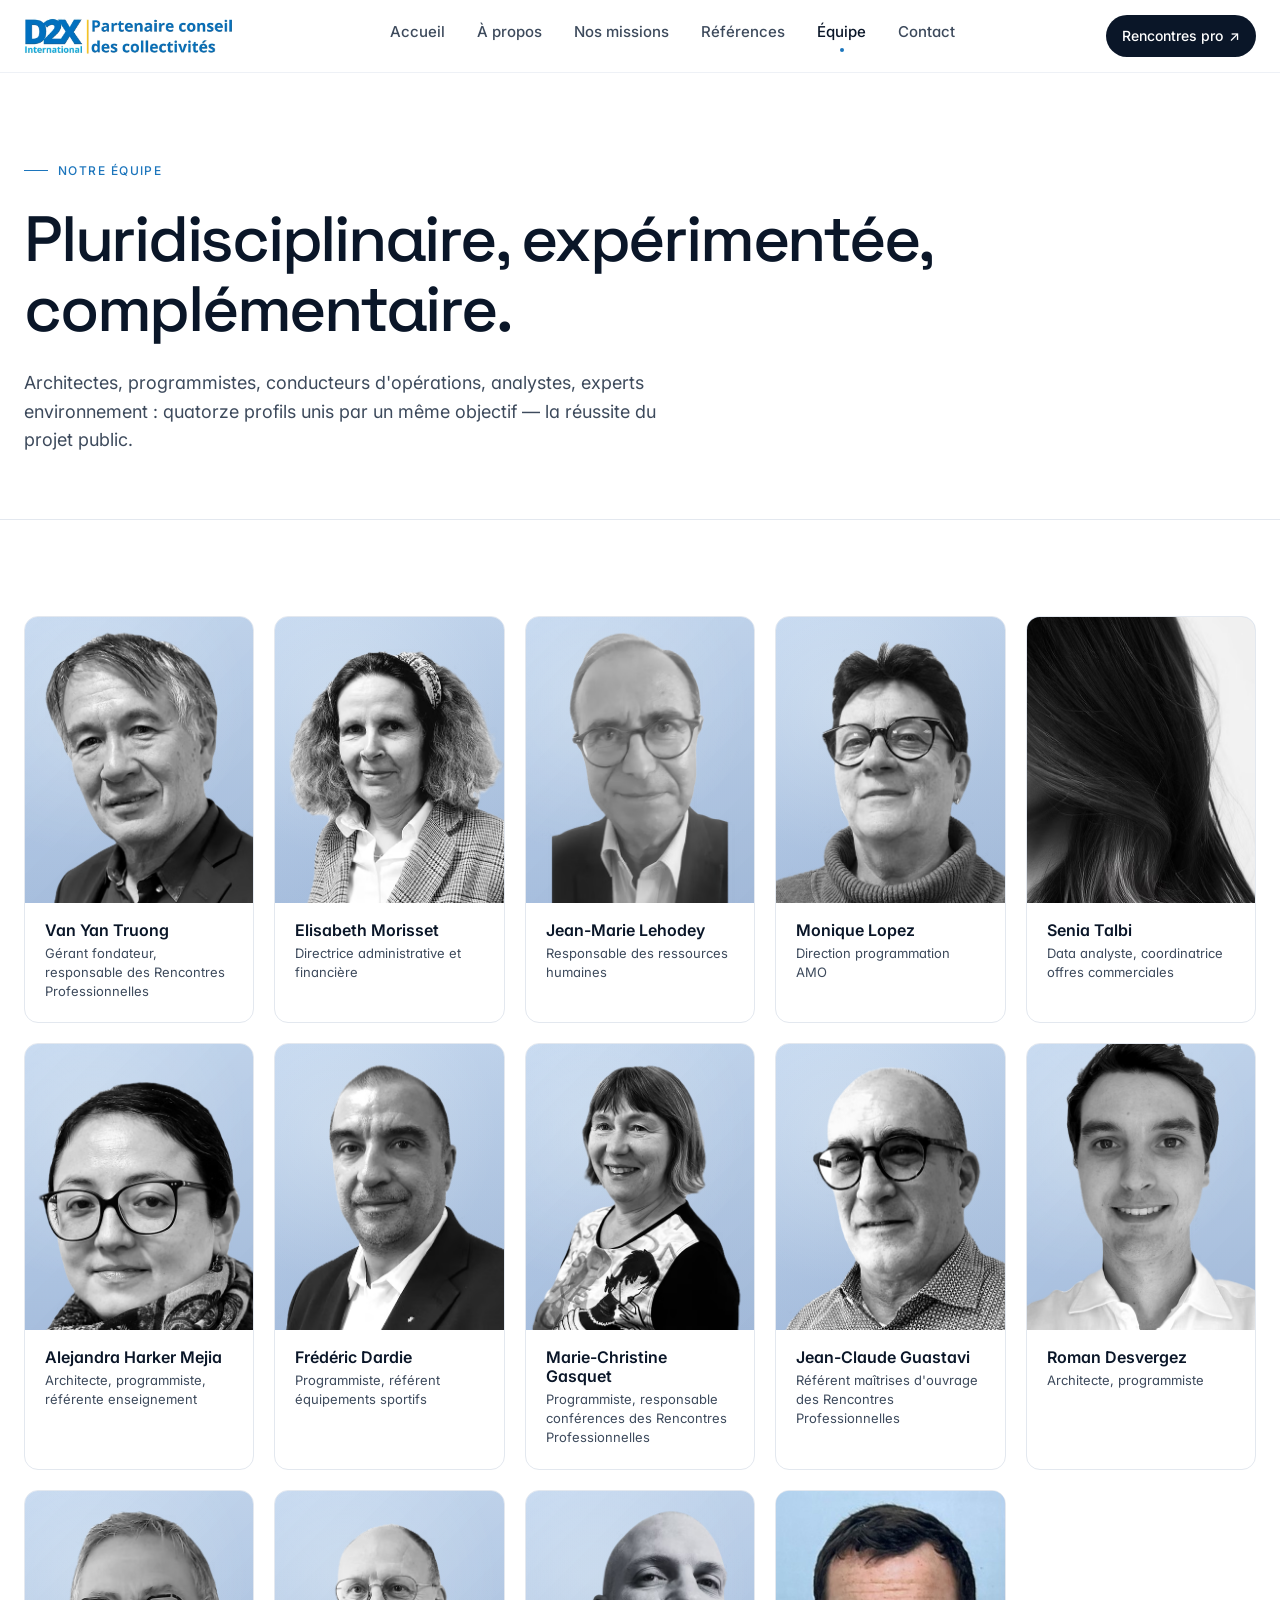
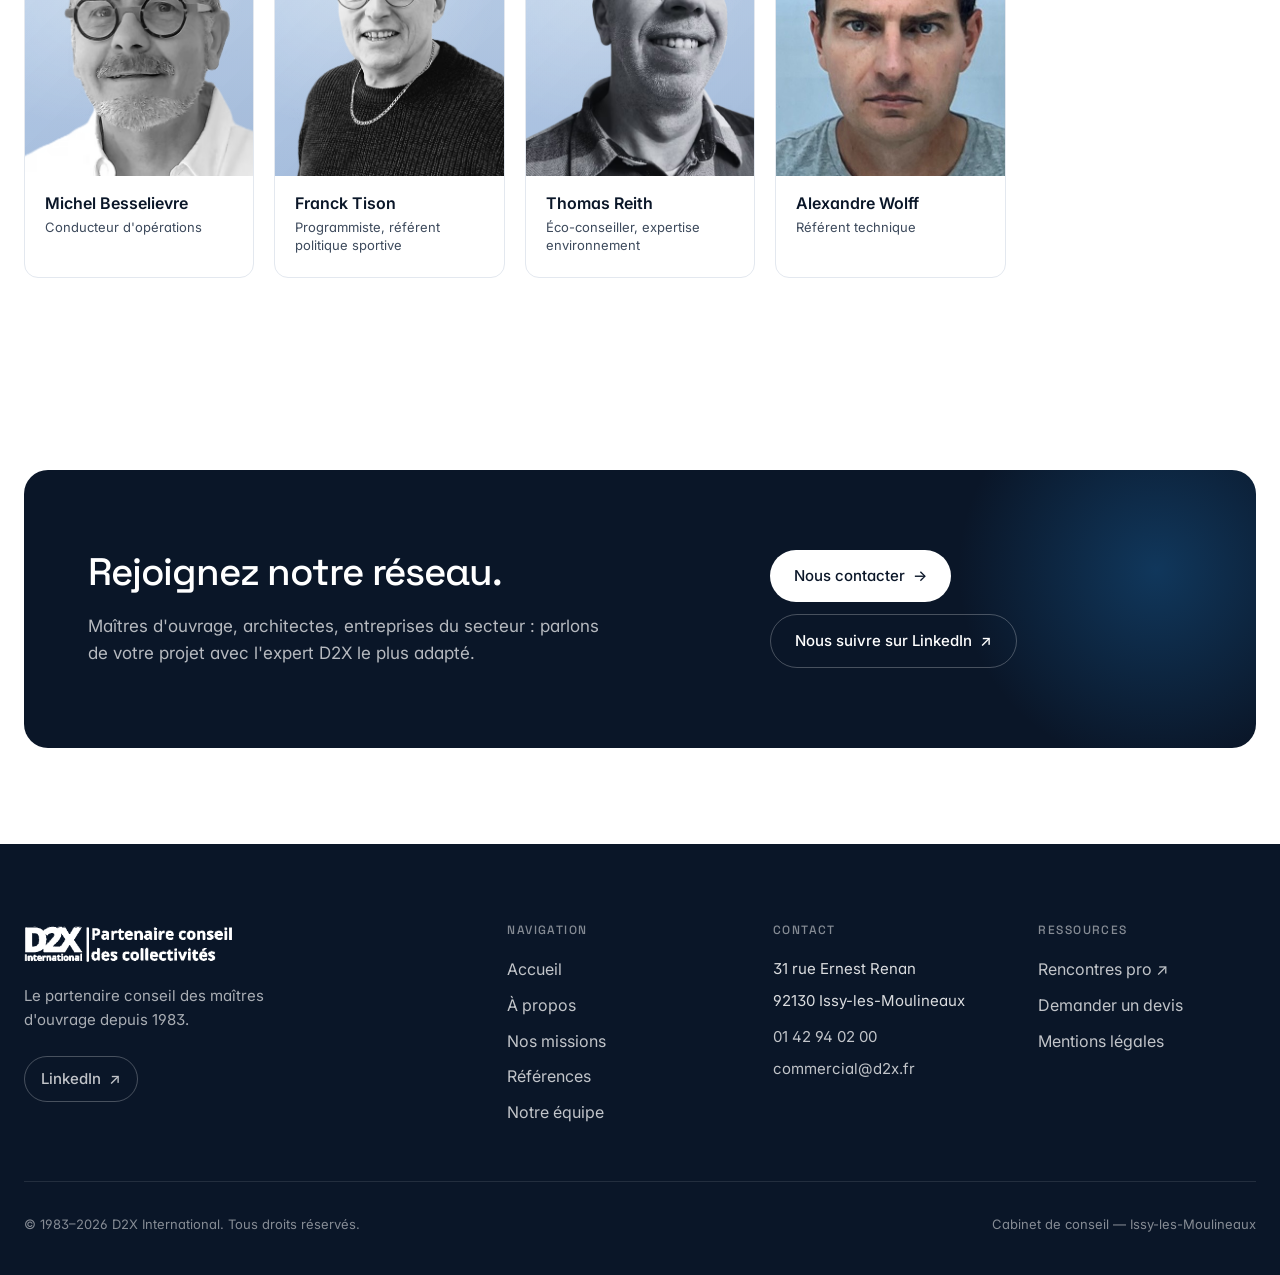
<file: equipe.html>
<!DOCTYPE html>
<html lang="fr">
<head>
<meta charset="UTF-8" />
<meta name="viewport" content="width=device-width, initial-scale=1.0" />
<meta name="description" content="Architectes, programmistes, conducteurs d'opérations, analystes, experts environnement : 14 profils complémentaires unis par un même objectif — la réussite du projet public." />
<meta name="keywords" content="équipe D2X, architectes, programmistes, experts environnement, conducteurs d'opérations, Van Yan Truong" />
<meta name="author" content="D2X International" />
<meta name="robots" content="index, follow" />
<link rel="canonical" href="https://www.d2x.fr/equipe" />
<link rel="icon" type="image/png" sizes="32x32" href="assets/favicon-32.png" />
<link rel="icon" type="image/png" sizes="256x256" href="assets/favicon.png" />
<link rel="apple-touch-icon" sizes="180x180" href="assets/apple-touch-icon.png" />
<title>Notre équipe — D2X International | 14 experts pluridisciplinaires</title>
<!-- Open Graph -->
<meta property="og:type" content="website" />
<meta property="og:site_name" content="D2X International" />
<meta property="og:locale" content="fr_FR" />
<meta property="og:url" content="https://www.d2x.fr/equipe" />
<meta property="og:title" content="Notre équipe — D2X International | 14 experts pluridisciplinaires" />
<meta property="og:description" content="Architectes, programmistes, conducteurs d'opérations, analystes, experts environnement : 14 profils complémentaires unis par un même objectif — la réussite du projet public." />
<meta property="og:image" content="https://www.d2x.fr/assets/og/og-default.jpg" />
<meta property="og:image:type" content="image/jpeg" />
<meta property="og:image:width" content="1200" />
<meta property="og:image:height" content="630" />
<meta property="og:image:alt" content="D2X International — Centre aquatique" />
<!-- Twitter -->
<meta name="twitter:card" content="summary_large_image" />
<meta name="twitter:title" content="Notre équipe — D2X International | 14 experts pluridisciplinaires" />
<meta name="twitter:description" content="Architectes, programmistes, conducteurs d'opérations, analystes, experts environnement : 14 profils complémentaires unis par un même objectif — la réussite du projet public." />
<meta name="twitter:image" content="https://www.d2x.fr/assets/og/og-default.jpg" />
<link rel="preconnect" href="https://fonts.googleapis.com" />
<link rel="preconnect" href="https://fonts.gstatic.com" crossorigin />
<link href="https://fonts.googleapis.com/css2?family=Inter:wght@400;500;600;700&family=Space+Grotesk:wght@400;500;600&family=Instrument+Serif&display=swap" rel="stylesheet" />
<style>
/* D2X International — Design system */

:root {
  --bg: #ffffff;
  --bg-soft: #f5f7fb;
  --bg-dark: #0a1628;
  --ink: #0a1628;
  --ink-soft: #3d4a5c;
  --muted: #6b7a90;
  --line: #e3e8ef;
  --line-soft: #eef1f6;
  --blue: #1c75bc;
  --blue-deep: #0e4f85;
  --blue-soft: #e3f0fa;
  --yellow: #f9b233;
  --accent: #00b8a9;
  --radius: 14px;
  --radius-sm: 8px;
  --radius-lg: 24px;
  --container: 1280px;
  --ease: cubic-bezier(0.22, 1, 0.36, 1);
}

* { box-sizing: border-box; margin: 0; padding: 0; }

html { scroll-behavior: smooth; }

body {
  font-family: 'Inter', -apple-system, BlinkMacSystemFont, 'Segoe UI', sans-serif;
  font-size: 16px;
  line-height: 1.6;
  color: var(--ink);
  background: var(--bg);
  -webkit-font-smoothing: antialiased;
  -moz-osx-font-smoothing: grayscale;
  font-feature-settings: 'ss01', 'cv11';
}

img { max-width: 100%; display: block; }
a { color: inherit; text-decoration: none; }
button { font-family: inherit; cursor: pointer; border: none; background: none; }

.container {
  width: 100%;
  max-width: var(--container);
  margin: 0 auto;
  padding: 0 24px;
}

/* Typography */
h1, h2, h3, h4 {
  font-family: 'Space Grotesk', 'Inter', sans-serif;
  letter-spacing: -0.02em;
  line-height: 1.1;
  font-weight: 600;
  color: var(--ink);
}

h1 { font-size: clamp(2.5rem, 5vw + 1rem, 5rem); font-weight: 500; letter-spacing: -0.035em; }
h2 { font-size: clamp(1.875rem, 3vw + 0.5rem, 3rem); font-weight: 500; letter-spacing: -0.03em; }
h3 { font-size: clamp(1.25rem, 1.5vw + 0.5rem, 1.75rem); font-weight: 600; }
h4 { font-size: 1.125rem; font-weight: 600; }

p { color: var(--ink-soft); }

.eyebrow {
  display: inline-flex;
  align-items: center;
  gap: 10px;
  font-size: 0.75rem;
  font-weight: 500;
  text-transform: uppercase;
  letter-spacing: 0.12em;
  color: var(--blue);
  margin-bottom: 24px;
}
.eyebrow::before {
  content: '';
  width: 24px;
  height: 1px;
  background: currentColor;
}

.lead {
  font-size: clamp(1.125rem, 1vw + 0.875rem, 1.375rem);
  line-height: 1.5;
  color: var(--ink-soft);
  max-width: 58ch;
}


.nav__logo-img {
  height: 40px;
  width: auto;
  display: block;
}
.footer__logo-img {
  height: 40px;
  width: auto;
  display: block;
  filter: brightness(0) invert(1);
  margin-bottom: 20px;
}

/* Ghost button used on dark backgrounds (e.g. CTA, footer) — keeps white text on hover */
.btn--ghost-light {
  background: transparent;
  color: #fff;
  border: 1px solid rgba(255, 255, 255, 0.25);
}
.btn--ghost-light:hover {
  background: rgba(255, 255, 255, 0.12);
  border-color: rgba(255, 255, 255, 0.6);
  color: #fff;
}

/* Navigation */
.nav {
  position: sticky;
  top: 0;
  z-index: 100;
  background: rgba(255, 255, 255, 0.8);
  backdrop-filter: saturate(180%) blur(20px);
  -webkit-backdrop-filter: saturate(180%) blur(20px);
  border-bottom: 1px solid var(--line-soft);
}

.nav__inner {
  display: flex;
  align-items: center;
  justify-content: space-between;
  height: 72px;
  max-width: var(--container);
  margin: 0 auto;
  padding: 0 24px;
}

.nav__logo {
  font-family: 'Space Grotesk', sans-serif;
  font-weight: 600;
  font-size: 1.125rem;
  letter-spacing: -0.02em;
  display: flex;
  align-items: center;
  gap: 10px;
}
.nav__logo-mark {
  display: inline-flex;
  align-items: center;
  justify-content: center;
  width: 32px;
  height: 32px;
  background: var(--ink);
  color: #fff;
  border-radius: 8px;
  font-weight: 700;
  font-size: 0.875rem;
  letter-spacing: 0;
}
.nav__logo-sub {
  font-size: 0.6875rem;
  color: var(--muted);
  font-weight: 400;
  letter-spacing: 0.08em;
  text-transform: uppercase;
}

.nav__links {
  display: flex;
  gap: 4px;
  list-style: none;
}
.nav__links a {
  display: inline-block;
  padding: 8px 14px;
  font-size: 0.9375rem;
  font-weight: 500;
  color: var(--ink-soft);
  border-radius: 8px;
  transition: all 0.2s var(--ease);
}
.nav__links a:hover { color: var(--ink); background: var(--bg-soft); }
.nav__links a.is-active { color: var(--ink); }
.nav__links a.is-active::after {
  content: '';
  display: block;
  width: 4px;
  height: 4px;
  background: var(--blue);
  border-radius: 50%;
  margin: 4px auto 0;
}

.nav__cta {
  display: inline-flex;
  align-items: center;
  gap: 6px;
  padding: 10px 16px;
  background: var(--ink);
  color: #fff;
  border-radius: 999px;
  font-size: 0.875rem;
  font-weight: 500;
  transition: all 0.2s var(--ease);
}
.nav__cta:hover { background: var(--blue); transform: translateY(-1px); }

.nav__burger {
  display: none;
  width: 40px;
  height: 40px;
  padding: 0;
  align-items: center;
  justify-content: center;
  border-radius: 8px;
}
.nav__burger span {
  display: block;
  width: 18px;
  height: 2px;
  background: var(--ink);
  position: relative;
}
.nav__burger span::before,
.nav__burger span::after {
  content: '';
  position: absolute;
  left: 0;
  width: 100%;
  height: 2px;
  background: var(--ink);
}
.nav__burger span::before { top: -6px; }
.nav__burger span::after { top: 6px; }

@media (max-width: 960px) {
  .nav__links, .nav__cta { display: none; }
  .nav__burger { display: inline-flex; }
  .nav.is-open .nav__mobile { display: flex; }
}

.nav__mobile {
  display: none;
  flex-direction: column;
  padding: 12px 24px 24px;
  border-top: 1px solid var(--line-soft);
  gap: 2px;
}
.nav__mobile a {
  padding: 12px 0;
  font-size: 1rem;
  font-weight: 500;
  border-bottom: 1px solid var(--line-soft);
}
.nav__mobile a:last-child { border-bottom: none; }

/* Sections */
section { padding: 96px 0; }
@media (max-width: 768px) { section { padding: 64px 0; } }

.section-header {
  display: flex;
  align-items: flex-end;
  justify-content: space-between;
  gap: 40px;
  margin-bottom: 56px;
  flex-wrap: wrap;
}
.section-header__text { max-width: 640px; }

/* Buttons */
.btn {
  display: inline-flex;
  align-items: center;
  gap: 8px;
  padding: 14px 24px;
  border-radius: 999px;
  font-size: 0.9375rem;
  font-weight: 500;
  transition: all 0.2s var(--ease);
  white-space: nowrap;
}
.btn--primary { background: var(--ink); color: #fff; }
.btn--primary:hover { background: var(--blue); transform: translateY(-2px); box-shadow: 0 10px 30px rgba(28, 117, 188, 0.3); }
.btn--ghost { background: transparent; color: var(--ink); border: 1px solid var(--line); }
.btn--ghost:hover { background: var(--bg-soft); border-color: var(--ink); }
.btn--blue { background: var(--blue); color: #fff; }
.btn--blue:hover { background: var(--blue-deep); }

.arrow {
  display: inline-block;
  transition: transform 0.25s var(--ease);
}
.btn:hover .arrow { transform: translateX(4px); }

/* Hero */
.hero {
  position: relative;
  padding: 96px 0 120px;
  overflow: hidden;
}
.hero__grid {
  display: grid;
  grid-template-columns: 1.2fr 1fr;
  gap: 80px;
  align-items: center;
}
.hero__title {
  font-size: clamp(2.75rem, 5.5vw, 5.5rem);
  line-height: 0.98;
  letter-spacing: -0.04em;
  font-weight: 500;
  margin-bottom: 32px;
}
.hero__title em {
  font-style: normal;
  color: var(--blue);
  font-family: 'Instrument Serif', Georgia, serif;
  font-weight: 400;
  letter-spacing: -0.02em;
}
.hero__desc {
  font-size: 1.125rem;
  line-height: 1.6;
  color: var(--ink-soft);
  max-width: 54ch;
  margin-bottom: 40px;
}
.hero__ctas { display: flex; gap: 12px; flex-wrap: wrap; }

.hero__side {
  display: flex;
  flex-direction: column;
  gap: 20px;
}
.hero__stat {
  padding: 28px;
  background: var(--bg-soft);
  border-radius: var(--radius);
  border: 1px solid var(--line-soft);
}
.hero__stat-num {
  font-family: 'Space Grotesk', sans-serif;
  font-size: clamp(2.5rem, 4vw, 3.5rem);
  line-height: 1;
  font-weight: 500;
  letter-spacing: -0.03em;
  color: var(--ink);
  margin-bottom: 8px;
}
.hero__stat-num sup { font-size: 0.5em; color: var(--blue); margin-left: 4px; }
.hero__stat-label { font-size: 0.9375rem; color: var(--muted); }

@media (max-width: 900px) {
  .hero__grid { grid-template-columns: 1fr; gap: 48px; }
  .hero { padding: 48px 0 80px; }
}

/* Grid / cards */
.grid {
  display: grid;
  grid-template-columns: repeat(auto-fit, minmax(260px, 1fr));
  gap: 20px;
}
.grid--2 { grid-template-columns: repeat(2, 1fr); }
.grid--4 { grid-template-columns: repeat(4, 1fr); }
@media (max-width: 900px) { .grid--4 { grid-template-columns: repeat(2, 1fr); } }
@media (max-width: 600px) { .grid--2, .grid--4 { grid-template-columns: 1fr; } }

.card {
  position: relative;
  padding: 32px;
  background: var(--bg);
  border: 1px solid var(--line);
  border-radius: var(--radius);
  transition: all 0.3s var(--ease);
  display: flex;
  flex-direction: column;
  gap: 16px;
}
.card:hover {
  transform: translateY(-4px);
  border-color: var(--ink);
  box-shadow: 0 20px 50px rgba(10, 22, 40, 0.08);
}
.card__num {
  font-family: 'Space Grotesk', sans-serif;
  font-size: 0.75rem;
  font-weight: 600;
  color: var(--muted);
  letter-spacing: 0.08em;
}
.card__title { font-size: 1.25rem; font-weight: 600; }
.card__desc { font-size: 0.9375rem; color: var(--ink-soft); line-height: 1.55; }
.card__link {
  display: inline-flex;
  align-items: center;
  gap: 6px;
  margin-top: auto;
  padding-top: 8px;
  font-size: 0.875rem;
  font-weight: 500;
  color: var(--blue);
}

.card--mission { padding: 40px 32px; }
.card--mission .card__icon {
  width: 48px;
  height: 48px;
  border-radius: 10px;
  background: var(--blue-soft);
  color: var(--blue);
  display: inline-flex;
  align-items: center;
  justify-content: center;
  margin-bottom: 8px;
}

/* Stats band */
.stats {
  padding: 64px 0;
  background: var(--bg-dark);
  color: #fff;
}
.stats__grid {
  display: grid;
  grid-template-columns: repeat(4, 1fr);
  gap: 40px;
}
.stats__item { }
.stats__num {
  font-family: 'Space Grotesk', sans-serif;
  font-size: clamp(2.5rem, 4vw, 3.5rem);
  font-weight: 500;
  letter-spacing: -0.03em;
  line-height: 1;
  color: #fff;
  margin-bottom: 8px;
}
.stats__num sup { font-size: 0.5em; color: #7aa3ff; }
.stats__label {
  font-size: 0.9375rem;
  color: rgba(255, 255, 255, 0.6);
}
@media (max-width: 768px) { .stats__grid { grid-template-columns: repeat(2, 1fr); gap: 32px; } }

/* Timeline */
.timeline {
  position: relative;
  padding-left: 40px;
}
.timeline::before {
  content: '';
  position: absolute;
  left: 14px;
  top: 12px;
  bottom: 12px;
  width: 1px;
  background: var(--line);
}
.timeline__item {
  position: relative;
  padding-bottom: 48px;
}
.timeline__item:last-child { padding-bottom: 0; }
.timeline__item::before {
  content: '';
  position: absolute;
  left: -32px;
  top: 4px;
  width: 13px;
  height: 13px;
  background: var(--bg);
  border: 2px solid var(--blue);
  border-radius: 50%;
}
.timeline__year {
  font-family: 'Space Grotesk', sans-serif;
  font-size: 1.5rem;
  font-weight: 500;
  color: var(--blue);
  letter-spacing: -0.02em;
  margin-bottom: 6px;
}
.timeline__title { font-size: 1.125rem; font-weight: 600; margin-bottom: 6px; }
.timeline__desc { font-size: 0.9375rem; color: var(--ink-soft); }

/* Reference card */
.ref-card {
  position: relative;
  background: var(--bg);
  border: 1px solid var(--line);
  border-radius: var(--radius);
  padding: 28px;
  transition: all 0.3s var(--ease);
  display: flex;
  flex-direction: column;
  gap: 16px;
}
.ref-card:hover { border-color: var(--ink); transform: translateY(-3px); box-shadow: 0 16px 40px rgba(10, 22, 40, 0.06); }
.ref-card__head {
  display: flex;
  align-items: flex-start;
  justify-content: space-between;
  gap: 16px;
}
.ref-card__loc {
  font-size: 0.8125rem;
  color: var(--muted);
  font-weight: 500;
}
.ref-card__name { font-size: 1.25rem; font-weight: 600; line-height: 1.2; }
.ref-card__budget {
  font-family: 'Space Grotesk', sans-serif;
  font-weight: 500;
  font-size: 0.875rem;
  padding: 6px 10px;
  background: var(--blue-soft);
  color: var(--blue);
  border-radius: 999px;
  white-space: nowrap;
}
.ref-card__meta {
  display: grid;
  gap: 8px;
  border-top: 1px solid var(--line-soft);
  padding-top: 16px;
}
.ref-card__meta-row {
  display: grid;
  grid-template-columns: 110px 1fr;
  font-size: 0.8125rem;
  gap: 12px;
}
.ref-card__meta-key { color: var(--muted); }
.ref-card__meta-val { color: var(--ink); font-weight: 500; }
.ref-card__tags {
  display: flex;
  flex-wrap: wrap;
  gap: 6px;
}
.ref-card__tag {
  font-size: 0.75rem;
  padding: 4px 10px;
  background: var(--bg-soft);
  color: var(--ink-soft);
  border-radius: 999px;
  font-weight: 500;
}

/* Category chips / tabs */
.chips {
  display: flex;
  flex-wrap: wrap;
  gap: 8px;
  margin-bottom: 40px;
}
.chip {
  padding: 10px 18px;
  background: var(--bg);
  border: 1px solid var(--line);
  border-radius: 999px;
  font-size: 0.875rem;
  font-weight: 500;
  color: var(--ink-soft);
  cursor: pointer;
  transition: all 0.2s var(--ease);
}
.chip:hover { border-color: var(--ink); color: var(--ink); }
.chip.is-active { background: var(--ink); color: #fff; border-color: var(--ink); }

/* ========= Team page ========= */

/* Photo placeholder — shared */
.photo {
  position: relative;
  width: 100%;
  background:
    linear-gradient(135deg, rgba(28, 117, 188, 0.12), rgba(14, 79, 133, 0.18)),
    radial-gradient(circle at 30% 30%, rgba(255,255,255,0.45), transparent 60%),
    linear-gradient(180deg, #dbe5f7 0%, #c2d0ea 100%);
  border-radius: var(--radius);
  overflow: hidden;
  display: flex;
  align-items: flex-end;
  justify-content: center;
  aspect-ratio: 4 / 5;
}
.photo > img {
  position: absolute;
  inset: 0;
  width: 100%;
  height: 100%;
  object-fit: cover;
  z-index: 1;
}
.photo:has(> img)::before, .photo:has(> img)::after { display: none; }
.photo:has(> img) .photo__initials { display: none; }

.photo::before {
  content: '';
  position: absolute;
  top: 22%;
  left: 50%;
  transform: translateX(-50%);
  width: 38%;
  aspect-ratio: 1;
  border-radius: 50%;
  background: linear-gradient(180deg, rgba(255,255,255,0.7), rgba(255,255,255,0.25));
  border: 1px solid rgba(255,255,255,0.6);
}
.photo::after {
  content: '';
  position: absolute;
  bottom: -4%;
  left: 50%;
  transform: translateX(-50%);
  width: 80%;
  aspect-ratio: 2 / 1.4;
  border-radius: 50% 50% 0 0;
  background: linear-gradient(180deg, rgba(255,255,255,0.55), rgba(255,255,255,0.2));
  border: 1px solid rgba(255,255,255,0.5);
  border-bottom: none;
}
.photo__initials {
  position: absolute;
  top: 50%;
  left: 50%;
  transform: translate(-50%, -50%);
  font-family: 'Space Grotesk', sans-serif;
  font-weight: 600;
  font-size: 2rem;
  letter-spacing: -0.02em;
  color: var(--blue-deep);
  z-index: 2;
  opacity: 0.55;
}
.photo__tag {
  position: absolute;
  top: 16px;
  left: 16px;
  z-index: 3;
  padding: 6px 12px;
  background: rgba(255,255,255,0.85);
  backdrop-filter: blur(8px);
  -webkit-backdrop-filter: blur(8px);
  border-radius: 999px;
  font-size: 0.6875rem;
  font-weight: 600;
  text-transform: uppercase;
  letter-spacing: 0.1em;
  color: var(--ink);
}

/* FOUNDER — featured */
.founder {
  display: grid;
  grid-template-columns: 1fr 1.4fr;
  gap: 56px;
  align-items: center;
  padding: 48px;
  background: var(--bg-dark);
  border-radius: var(--radius-lg);
  color: #fff;
  position: relative;
  overflow: hidden;
}
.founder::before {
  content: '';
  position: absolute;
  right: -180px;
  bottom: -180px;
  width: 500px;
  height: 500px;
  background: radial-gradient(circle, rgba(28, 117, 188, 0.35), transparent 70%);
  pointer-events: none;
}
.founder .photo {
  aspect-ratio: 4 / 5;
  max-width: 320px;
  background:
    linear-gradient(135deg, rgba(28, 117, 188, 0.35), rgba(14, 79, 133, 0.55)),
    radial-gradient(circle at 30% 30%, rgba(255,255,255,0.35), transparent 60%),
    linear-gradient(180deg, #1e4fd9 0%, #0a2a7a 100%);
}
.founder .photo__initials { color: #fff; opacity: 0.35; font-size: 3rem; }
.founder__body { position: relative; z-index: 1; }
.founder__tag {
  display: inline-flex;
  align-items: center;
  gap: 10px;
  font-size: 0.75rem;
  font-weight: 600;
  text-transform: uppercase;
  letter-spacing: 0.12em;
  color: #7aa3ff;
  margin-bottom: 20px;
}
.founder__tag::before { content: ''; width: 24px; height: 1px; background: #7aa3ff; }
.founder__name {
  font-family: 'Space Grotesk', sans-serif;
  font-size: clamp(2rem, 3.5vw, 3rem);
  font-weight: 500;
  letter-spacing: -0.03em;
  line-height: 1.05;
  color: #fff;
  margin-bottom: 16px;
}
.founder__role {
  font-size: 1.125rem;
  color: rgba(255,255,255,0.8);
  margin-bottom: 24px;
  max-width: 42ch;
}
.founder__meta {
  display: flex;
  gap: 32px;
  padding-top: 24px;
  border-top: 1px solid rgba(255,255,255,0.15);
  flex-wrap: wrap;
}
.founder__meta-item { }
.founder__meta-label { font-size: 0.75rem; text-transform: uppercase; letter-spacing: 0.1em; color: rgba(255,255,255,0.55); margin-bottom: 4px; }
.founder__meta-val { font-size: 1rem; font-weight: 500; color: #fff; }

@media (max-width: 900px) {
  .founder { grid-template-columns: 1fr; padding: 32px; gap: 32px; }
  .founder .photo { max-width: 100%; }
}

/* DIRECTION — big cards */
.director-grid {
  display: grid;
  grid-template-columns: repeat(3, 1fr);
  gap: 24px;
}
@media (max-width: 900px) { .director-grid { grid-template-columns: repeat(2, 1fr); } }
@media (max-width: 600px) { .director-grid { grid-template-columns: 1fr; } }

.director {
  background: var(--bg);
  border: 1px solid var(--line);
  border-radius: var(--radius);
  overflow: hidden;
  transition: all 0.3s var(--ease);
  display: flex;
  flex-direction: column;
}
.director:hover { transform: translateY(-4px); box-shadow: 0 20px 50px rgba(10,22,40,0.08); border-color: var(--ink); }
.director .photo { border-radius: 0; aspect-ratio: 4 / 5; }
.director__body { padding: 24px; }
.director__name {
  font-family: 'Space Grotesk', sans-serif;
  font-size: 1.25rem;
  font-weight: 600;
  letter-spacing: -0.02em;
  margin-bottom: 6px;
}
.director__role { font-size: 0.9375rem; color: var(--ink-soft); line-height: 1.45; }

/* EXPERTS — smaller but still with photo */
.expert-grid {
  display: grid;
  grid-template-columns: repeat(auto-fill, minmax(200px, 1fr));
  gap: 20px;
}
.expert {
  background: var(--bg);
  border: 1px solid var(--line);
  border-radius: var(--radius);
  overflow: hidden;
  transition: all 0.3s var(--ease);
  display: flex;
  flex-direction: column;
}
.expert:hover { transform: translateY(-3px); border-color: var(--ink); box-shadow: 0 14px 36px rgba(10,22,40,0.07); }
.expert .photo { border-radius: 0; aspect-ratio: 4 / 5; }
.expert__body { padding: 18px 20px 22px; }
.expert__name { font-size: 1rem; font-weight: 600; margin-bottom: 4px; line-height: 1.2; }
.expert__role { font-size: 0.8125rem; color: var(--ink-soft); line-height: 1.45; }

/* Team grid (legacy — kept for anywhere else) */
.team-grid {
  display: grid;
  grid-template-columns: repeat(auto-fill, minmax(240px, 1fr));
  gap: 12px;
}
.team-card {
  background: var(--bg-soft);
  border-radius: var(--radius);
  padding: 28px 24px;
  transition: all 0.3s var(--ease);
  border: 1px solid transparent;
}
.team-card:hover { background: var(--bg); border-color: var(--line); transform: translateY(-3px); }
.team-card__avatar {
  width: 56px;
  height: 56px;
  border-radius: 50%;
  background: linear-gradient(135deg, var(--blue), var(--blue-deep));
  color: #fff;
  display: inline-flex;
  align-items: center;
  justify-content: center;
  font-family: 'Space Grotesk', sans-serif;
  font-weight: 500;
  font-size: 1.125rem;
  margin-bottom: 16px;
  letter-spacing: 0;
}
.team-card__name {
  font-size: 1.0625rem;
  font-weight: 600;
  margin-bottom: 4px;
  line-height: 1.2;
}
.team-card__role {
  font-size: 0.875rem;
  color: var(--ink-soft);
  line-height: 1.45;
}

/* Mission detail blocks */
.mission {
  display: grid;
  grid-template-columns: 1fr 1.4fr;
  gap: 64px;
  padding: 80px 0;
  border-top: 1px solid var(--line);
}
.mission:first-of-type { border-top: none; }
.mission__aside {
  position: sticky;
  top: 100px;
  align-self: start;
}
.mission__num {
  font-family: 'Space Grotesk', sans-serif;
  font-size: 0.875rem;
  font-weight: 500;
  color: var(--blue);
  letter-spacing: 0.08em;
  margin-bottom: 16px;
}
.mission__title { font-size: clamp(1.75rem, 2.5vw, 2.5rem); margin-bottom: 20px; }
.mission__kicker { font-size: 1rem; color: var(--ink-soft); max-width: 40ch; }

.mission__blocks { display: grid; gap: 32px; }
.mission__block h3 {
  font-size: 1.125rem;
  margin-bottom: 14px;
  display: flex;
  align-items: baseline;
  gap: 10px;
}
.mission__block h3::before {
  content: counter(block-counter, decimal-leading-zero);
  counter-increment: block-counter;
  font-family: 'Space Grotesk', sans-serif;
  font-size: 0.75rem;
  color: var(--blue);
  font-weight: 500;
  letter-spacing: 0.08em;
}
.mission__blocks { counter-reset: block-counter; }
.mission__block ul {
  list-style: none;
  display: grid;
  gap: 10px;
}
.mission__block li {
  position: relative;
  padding-left: 24px;
  font-size: 0.9375rem;
  color: var(--ink-soft);
  line-height: 1.5;
}
.mission__block li::before {
  content: '';
  position: absolute;
  left: 0;
  top: 9px;
  width: 14px;
  height: 1px;
  background: var(--blue);
}

@media (max-width: 900px) {
  .mission { grid-template-columns: 1fr; gap: 40px; padding: 56px 0; }
  .mission__aside { position: static; }
}

/* CTA band */
.cta {
  padding: 96px 0;
}
.cta__box {
  background: var(--bg-dark);
  color: #fff;
  border-radius: var(--radius-lg);
  padding: 80px 64px;
  display: grid;
  grid-template-columns: 1.5fr 1fr;
  align-items: center;
  gap: 48px;
  position: relative;
  overflow: hidden;
}
.cta__box::before {
  content: '';
  position: absolute;
  right: -100px;
  top: -100px;
  width: 400px;
  height: 400px;
  background: radial-gradient(circle, rgba(28, 117, 188, 0.35), transparent 70%);
  pointer-events: none;
}
.cta h2 { color: #fff; font-size: clamp(2rem, 3vw, 3rem); margin-bottom: 20px; }
.cta p { color: rgba(255, 255, 255, 0.7); font-size: 1.0625rem; max-width: 48ch; }
.cta .btn--primary { background: #fff; color: var(--ink); position: relative; z-index: 1; }
.cta .btn--primary:hover { background: var(--blue); color: #fff; }
.cta__actions { display: flex; gap: 12px; flex-wrap: wrap; position: relative; z-index: 1; justify-self: end; }

@media (max-width: 900px) {
  .cta__box { grid-template-columns: 1fr; padding: 48px 32px; gap: 32px; }
  .cta__actions { justify-self: start; }
}

/* Footer */
.footer {
  padding: 80px 0 40px;
  background: var(--bg-dark);
  color: #fff;
}
.footer a { color: rgba(255, 255, 255, 0.75); transition: color 0.2s var(--ease); }
.footer a:hover { color: #fff; }
.footer__grid {
  display: grid;
  grid-template-columns: 2fr 1fr 1fr 1fr;
  gap: 48px;
  margin-bottom: 56px;
}
.footer h4 {
  color: rgba(255, 255, 255, 0.5);
  font-size: 0.75rem;
  font-weight: 500;
  text-transform: uppercase;
  letter-spacing: 0.12em;
  margin-bottom: 20px;
}
.footer ul { list-style: none; display: grid; gap: 10px; }
.footer__logo {
  font-family: 'Space Grotesk', sans-serif;
  font-size: 1.5rem;
  font-weight: 500;
  letter-spacing: -0.02em;
  margin-bottom: 16px;
  color: #fff;
}
.footer__tagline {
  color: rgba(255, 255, 255, 0.65);
  font-size: 0.9375rem;
  max-width: 32ch;
  margin-bottom: 24px;
}
.footer__contact-line {
  display: block;
  color: rgba(255, 255, 255, 0.85);
  font-size: 0.9375rem;
  margin-bottom: 8px;
}
.footer__bottom {
  padding-top: 32px;
  border-top: 1px solid rgba(255, 255, 255, 0.1);
  display: flex;
  justify-content: space-between;
  align-items: center;
  gap: 16px;
  flex-wrap: wrap;
  font-size: 0.8125rem;
  color: rgba(255, 255, 255, 0.5);
}
@media (max-width: 800px) { .footer__grid { grid-template-columns: 1fr 1fr; } }
@media (max-width: 500px) { .footer__grid { grid-template-columns: 1fr; } }

/* Page header (for inner pages) */
.page-header {
  padding: 80px 0 64px;
  border-bottom: 1px solid var(--line);
}
.page-header h1 {
  font-size: clamp(2.5rem, 5vw, 4.5rem);
  margin-bottom: 24px;
}
.page-header p {
  font-size: 1.125rem;
  max-width: 60ch;
  color: var(--ink-soft);
}

/* Two col content */
.two-col {
  display: grid;
  grid-template-columns: 1fr 1.5fr;
  gap: 80px;
}
@media (max-width: 900px) { .two-col { grid-template-columns: 1fr; gap: 32px; } }

/* Value cards */
.value {
  padding: 40px;
  background: var(--bg);
  border: 1px solid var(--line);
  border-radius: var(--radius);
}
.value__icon {
  width: 44px;
  height: 44px;
  background: var(--blue-soft);
  color: var(--blue);
  border-radius: 10px;
  display: inline-flex;
  align-items: center;
  justify-content: center;
  margin-bottom: 20px;
}
.value h3 { margin-bottom: 12px; }
.value p { margin-bottom: 16px; }
.value ul { list-style: none; display: grid; gap: 8px; }
.value li {
  position: relative;
  padding-left: 20px;
  font-size: 0.9375rem;
  color: var(--ink-soft);
}
.value li::before {
  content: '✓';
  position: absolute;
  left: 0;
  top: 0;
  color: var(--blue);
  font-weight: 600;
}

/* Form */
.form {
  display: grid;
  gap: 20px;
  max-width: 560px;
}
.form label {
  display: block;
  font-size: 0.8125rem;
  font-weight: 500;
  color: var(--ink);
  margin-bottom: 8px;
  text-transform: uppercase;
  letter-spacing: 0.06em;
}
.form input,
.form textarea {
  width: 100%;
  padding: 14px 16px;
  background: var(--bg);
  border: 1px solid var(--line);
  border-radius: var(--radius-sm);
  font-family: inherit;
  font-size: 1rem;
  color: var(--ink);
  transition: all 0.2s var(--ease);
}
.form input:focus,
.form textarea:focus {
  outline: none;
  border-color: var(--blue);
  box-shadow: 0 0 0 4px rgba(28, 117, 188, 0.12);
}
.form textarea { resize: vertical; min-height: 140px; }

/* Contact info card */
.contact-card {
  background: var(--bg-soft);
  border-radius: var(--radius);
  padding: 32px;
  display: grid;
  gap: 24px;
}
.contact-card__item {
  display: grid;
  gap: 4px;
}
.contact-card__label {
  font-size: 0.75rem;
  text-transform: uppercase;
  letter-spacing: 0.1em;
  color: var(--muted);
  font-weight: 500;
}
.contact-card__value { font-size: 1.0625rem; font-weight: 500; color: var(--ink); }

/* Utility */
.sr-only {
  position: absolute;
  width: 1px; height: 1px;
  padding: 0; margin: -1px;
  overflow: hidden;
  clip: rect(0, 0, 0, 0);
  white-space: nowrap;
  border: 0;
}

/* Reveal animation */
@media (prefers-reduced-motion: no-preference) {
  .reveal {
    opacity: 0;
    transform: translateY(16px);
    animation: reveal 0.8s var(--ease) forwards;
  }
  .reveal[data-delay="1"] { animation-delay: 0.1s; }
  .reveal[data-delay="2"] { animation-delay: 0.2s; }
  .reveal[data-delay="3"] { animation-delay: 0.3s; }
  .reveal[data-delay="4"] { animation-delay: 0.4s; }
}
@keyframes reveal { to { opacity: 1; transform: translateY(0); } }

</style>
</head>
<body>

<header class="nav">
  <div class="nav__inner">
    <a href="index.html" class="nav__logo" aria-label="D2X International — accueil">
      <img src="assets/logo.png" alt="D2X International" class="nav__logo-img" />
    </a>
    <nav>
      <ul class="nav__links">
        <li><a href="index.html">Accueil</a></li>
        <li><a href="a-propos.html">À propos</a></li>
        <li><a href="missions.html">Nos missions</a></li>
        <li><a href="references.html">Références</a></li>
        <li><a href="equipe.html" class="is-active">Équipe</a></li>
        <li><a href="contact.html">Contact</a></li>
      </ul>
    </nav>
    <a href="https://www.rencontresd2x.com/" target="_blank" rel="noopener" class="nav__cta">Rencontres pro <span class="arrow">↗</span></a>
    <button class="nav__burger" aria-label="Menu" onclick="document.querySelector('.nav').classList.toggle('is-open')"><span></span></button>
  </div>
  <div class="nav__mobile">
    <a href="index.html">Accueil</a>
    <a href="a-propos.html">À propos</a>
    <a href="missions.html">Nos missions</a>
    <a href="references.html">Références</a>
    <a href="equipe.html">Équipe</a>
    <a href="contact.html">Contact</a>
    <a href="https://www.rencontresd2x.com/" target="_blank" rel="noopener">Les Rencontres Professionnelles ↗</a>
  </div>
</header>

<main>

  <section class="page-header">
    <div class="container">
      <span class="eyebrow">Notre équipe</span>
      <h1>Pluridisciplinaire, expérimentée, complémentaire.</h1>
      <p>Architectes, programmistes, conducteurs d'opérations, analystes, experts environnement : quatorze profils unis par un même objectif — la réussite du projet public.</p>
    </div>
  </section>

  <section>
    <div class="container">

      <div class="expert-grid">
        <article class="expert">
          <div class="photo"><img src="assets/team/van-yan-truong.avif" alt="Van Yan Truong" loading="lazy" /><span class="photo__initials">VT</span></div>
          <div class="expert__body">
            <div class="expert__name">Van Yan Truong</div>
            <div class="expert__role">Gérant fondateur, responsable des Rencontres Professionnelles</div>
          </div>
        </article>
        <article class="expert">
          <div class="photo"><img src="assets/team/elisabeth-morisset.avif" alt="Elisabeth Morisset" loading="lazy" /><span class="photo__initials">EM</span></div>
          <div class="expert__body">
            <div class="expert__name">Elisabeth Morisset</div>
            <div class="expert__role">Directrice administrative et financière</div>
          </div>
        </article>
        <article class="expert">
          <div class="photo"><img src="assets/team/jean-marie-lehodey.avif" alt="Jean-Marie Lehodey" loading="lazy" /><span class="photo__initials">JL</span></div>
          <div class="expert__body">
            <div class="expert__name">Jean-Marie Lehodey</div>
            <div class="expert__role">Responsable des ressources humaines</div>
          </div>
        </article>
        <article class="expert">
          <div class="photo"><img src="assets/team/monique-lopez.avif" alt="Monique Lopez" loading="lazy" /><span class="photo__initials">ML</span></div>
          <div class="expert__body">
            <div class="expert__name">Monique Lopez</div>
            <div class="expert__role">Direction programmation AMO</div>
          </div>
        </article>
        <article class="expert">
          <div class="photo"><img src="assets/team/senia-talbi.avif" alt="Senia Talbi" loading="lazy" /><span class="photo__initials">ST</span></div>
          <div class="expert__body">
            <div class="expert__name">Senia Talbi</div>
            <div class="expert__role">Data analyste, coordinatrice offres commerciales</div>
          </div>
        </article>
        <article class="expert">
          <div class="photo"><img src="assets/team/alejandra-harker-mejia.avif" alt="Alejandra Harker Mejia" loading="lazy" /><span class="photo__initials">AH</span></div>
          <div class="expert__body">
            <div class="expert__name">Alejandra Harker Mejia</div>
            <div class="expert__role">Architecte, programmiste, référente enseignement</div>
          </div>
        </article>
        <article class="expert">
          <div class="photo"><img src="assets/team/frederic-dardie.avif" alt="Frédéric Dardie" loading="lazy" /><span class="photo__initials">FD</span></div>
          <div class="expert__body">
            <div class="expert__name">Frédéric Dardie</div>
            <div class="expert__role">Programmiste, référent équipements sportifs</div>
          </div>
        </article>
        <article class="expert">
          <div class="photo"><img src="assets/team/marie-christine-gasquet.avif" alt="Marie-Christine Gasquet" loading="lazy" /><span class="photo__initials">MG</span></div>
          <div class="expert__body">
            <div class="expert__name">Marie-Christine Gasquet</div>
            <div class="expert__role">Programmiste, responsable conférences des Rencontres Professionnelles</div>
          </div>
        </article>
        <article class="expert">
          <div class="photo"><img src="assets/team/jean-claude-guastavi.avif" alt="Jean-Claude Guastavi" loading="lazy" /><span class="photo__initials">JG</span></div>
          <div class="expert__body">
            <div class="expert__name">Jean-Claude Guastavi</div>
            <div class="expert__role">Référent maîtrises d'ouvrage des Rencontres Professionnelles</div>
          </div>
        </article>
        <article class="expert">
          <div class="photo"><img src="assets/team/roman-desvergez.avif" alt="Roman Desvergez" loading="lazy" /><span class="photo__initials">RD</span></div>
          <div class="expert__body">
            <div class="expert__name">Roman Desvergez</div>
            <div class="expert__role">Architecte, programmiste</div>
          </div>
        </article>
        <article class="expert">
          <div class="photo"><img src="assets/team/michel-besselievre.avif" alt="Michel Besselievre" loading="lazy" /><span class="photo__initials">MB</span></div>
          <div class="expert__body">
            <div class="expert__name">Michel Besselievre</div>
            <div class="expert__role">Conducteur d'opérations</div>
          </div>
        </article>
        <article class="expert">
          <div class="photo"><img src="assets/team/franck-tison.avif" alt="Franck Tison" loading="lazy" /><span class="photo__initials">FT</span></div>
          <div class="expert__body">
            <div class="expert__name">Franck Tison</div>
            <div class="expert__role">Programmiste, référent politique sportive</div>
          </div>
        </article>
        <article class="expert">
          <div class="photo"><img src="assets/team/thomas-reith.avif" alt="Thomas Reith" loading="lazy" /><span class="photo__initials">TR</span></div>
          <div class="expert__body">
            <div class="expert__name">Thomas Reith</div>
            <div class="expert__role">Éco-conseiller, expertise environnement</div>
          </div>
        </article>
        <article class="expert">
          <div class="photo"><img src="assets/team/alexandre-wolff.jpg" alt="Alexandre Wolff" loading="lazy" /><span class="photo__initials">AW</span></div>
          <div class="expert__body">
            <div class="expert__name">Alexandre Wolff</div>
            <div class="expert__role">Référent technique</div>
          </div>
        </article>
      </div>

    </div>
  </section>

  <section class="cta">
    <div class="container">
      <div class="cta__box">
        <div>
          <h2>Rejoignez notre réseau.</h2>
          <p>Maîtres d'ouvrage, architectes, entreprises du secteur : parlons de votre projet avec l'expert D2X le plus adapté.</p>
        </div>
        <div class="cta__actions">
          <a href="contact.html" class="btn btn--primary">Nous contacter <span class="arrow">→</span></a>
          <a href="https://www.linkedin.com/company/d2x-international/" target="_blank" rel="noopener" class="btn btn--ghost-light">Nous suivre sur LinkedIn <span class="arrow">↗</span></a>
        </div>
      </div>
    </div>
  </section>

</main>

<footer class="footer">
  <div class="container">
    <div class="footer__grid">
      <div>
        <img src="assets/logo.png" alt="D2X International" class="footer__logo-img" />
        <p class="footer__tagline">Le partenaire conseil des maîtres d'ouvrage depuis 1983.</p>
        <a href="https://www.linkedin.com/company/d2x-international/" target="_blank" rel="noopener" class="btn btn--ghost-light" style="padding:10px 16px;">LinkedIn <span class="arrow">↗</span></a>
      </div>
      <div>
        <h4>Navigation</h4>
        <ul>
          <li><a href="index.html">Accueil</a></li>
          <li><a href="a-propos.html">À propos</a></li>
          <li><a href="missions.html">Nos missions</a></li>
          <li><a href="references.html">Références</a></li>
          <li><a href="equipe.html">Notre équipe</a></li>
        </ul>
      </div>
      <div>
        <h4>Contact</h4>
        <span class="footer__contact-line">31 rue Ernest Renan</span>
        <span class="footer__contact-line">92130 Issy-les-Moulineaux</span>
        <span class="footer__contact-line" style="margin-top:12px; display:block;"><a href="tel:+33142940200">01 42 94 02 00</a></span>
        <span class="footer__contact-line"><a href="mailto:commercial@d2x.fr">commercial@d2x.fr</a></span>
      </div>
      <div>
        <h4>Ressources</h4>
        <ul>
          <li><a href="https://www.rencontresd2x.com/" target="_blank" rel="noopener">Rencontres pro ↗</a></li>
          <li><a href="contact.html">Demander un devis</a></li>
          <li><a href="mentions-legales.html">Mentions légales</a></li>
        </ul>
      </div>
    </div>
    <div class="footer__bottom">
      <span>© 1983–2026 D2X International. Tous droits réservés.</span>
      <span>Cabinet de conseil — Issy-les-Moulineaux</span>
    </div>
  </div>
</footer>

</body>
</html>
</file>
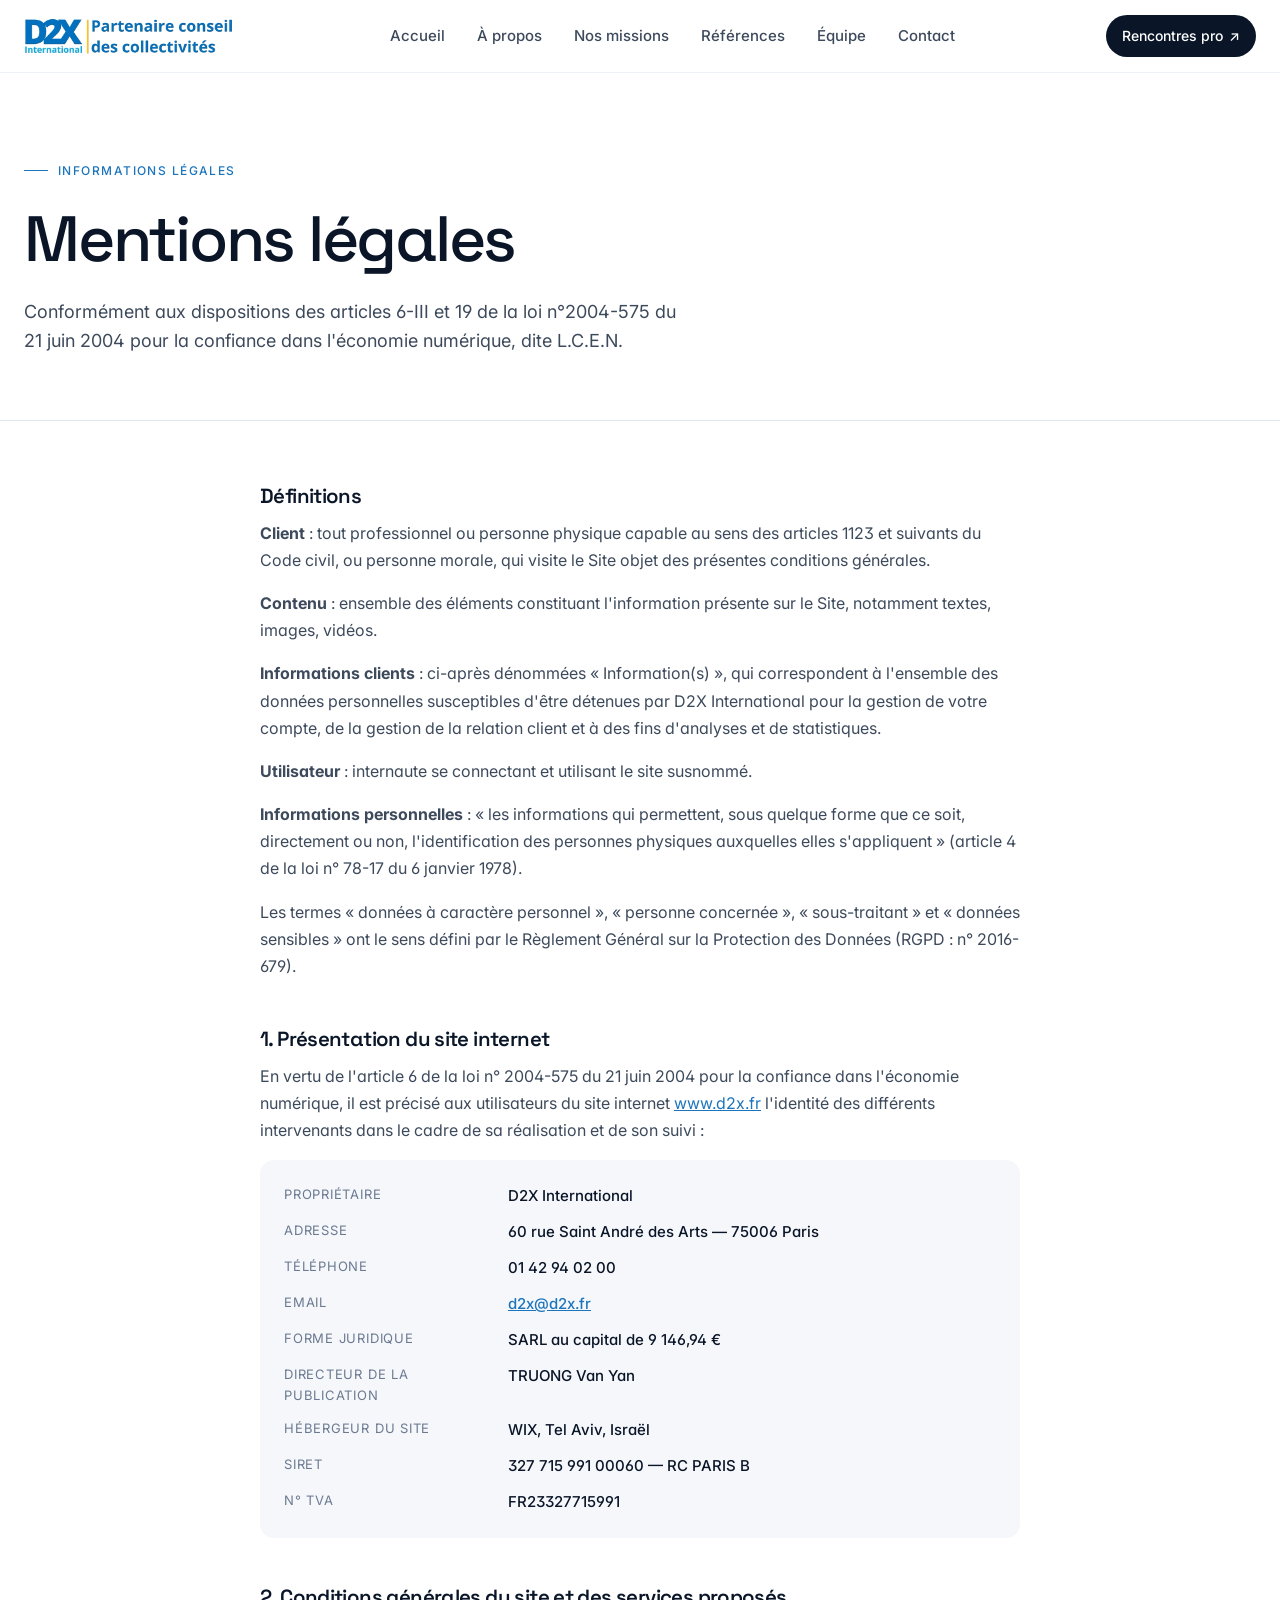
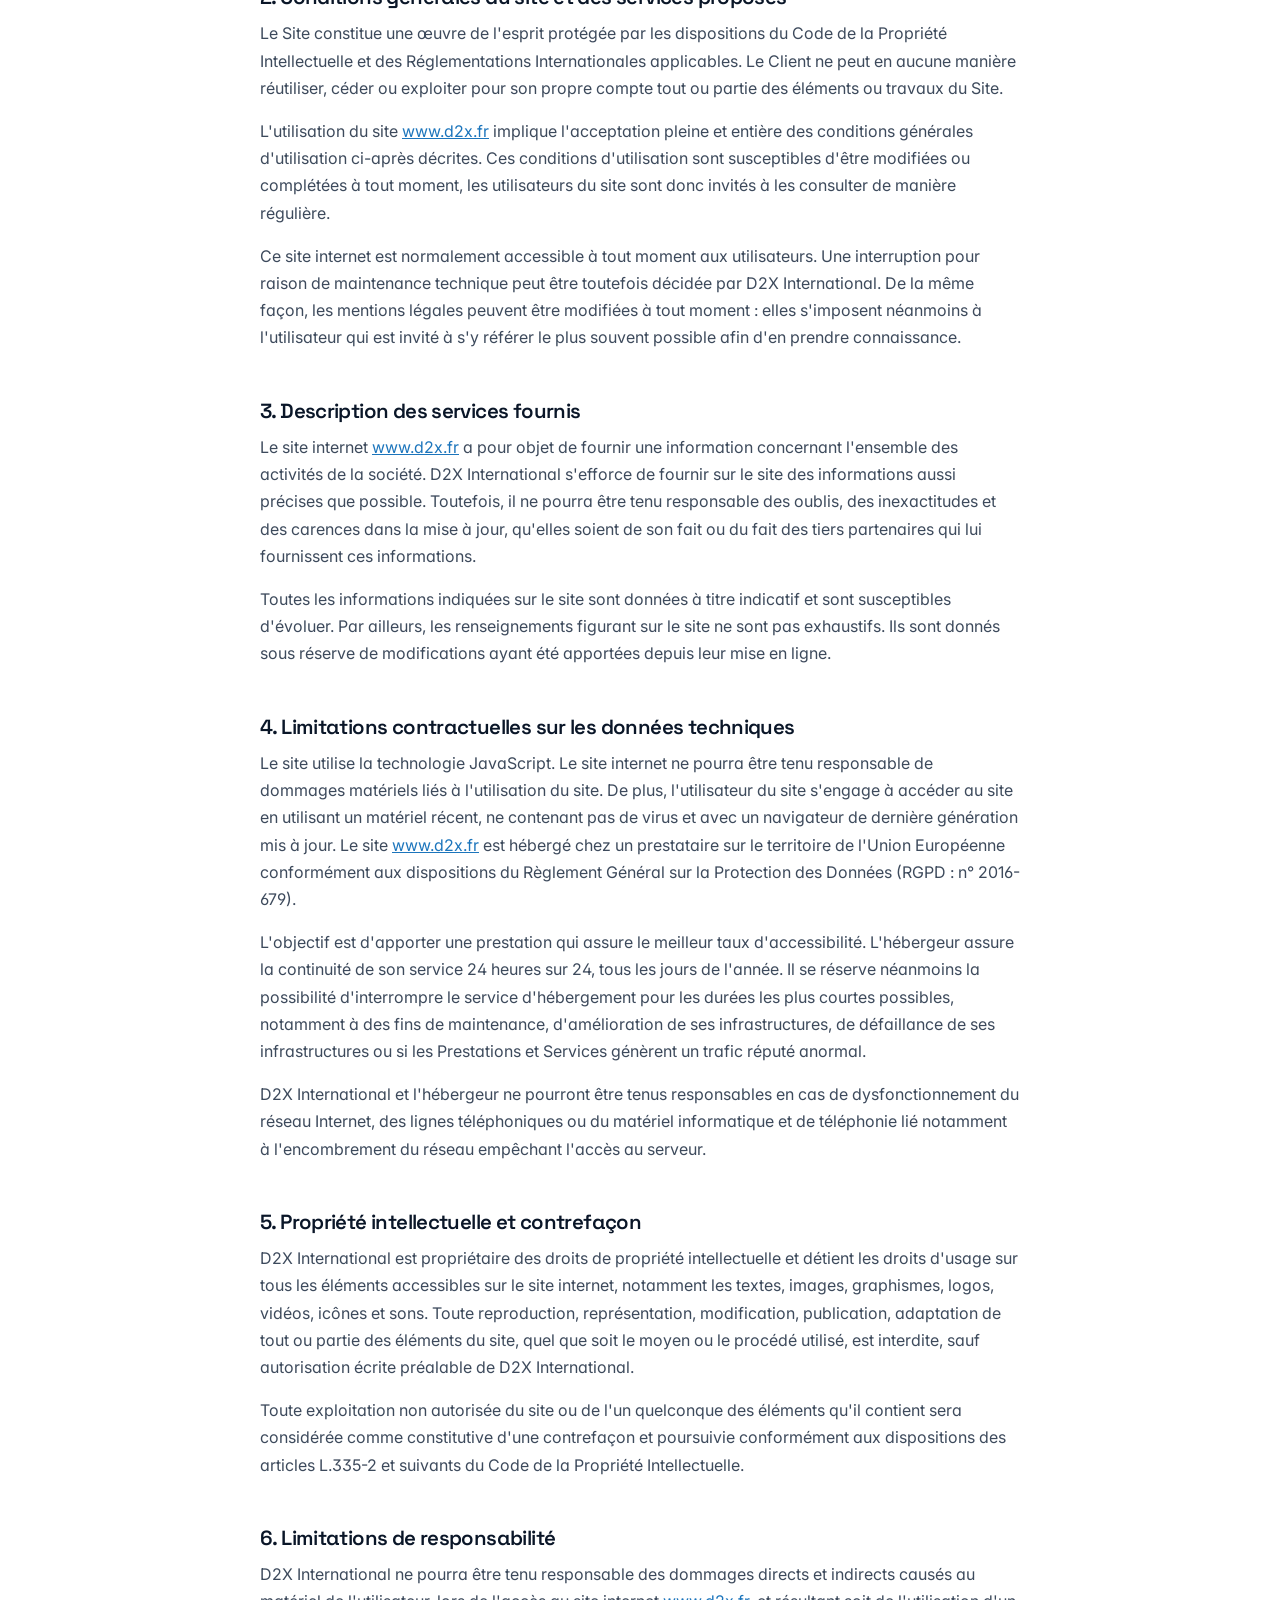
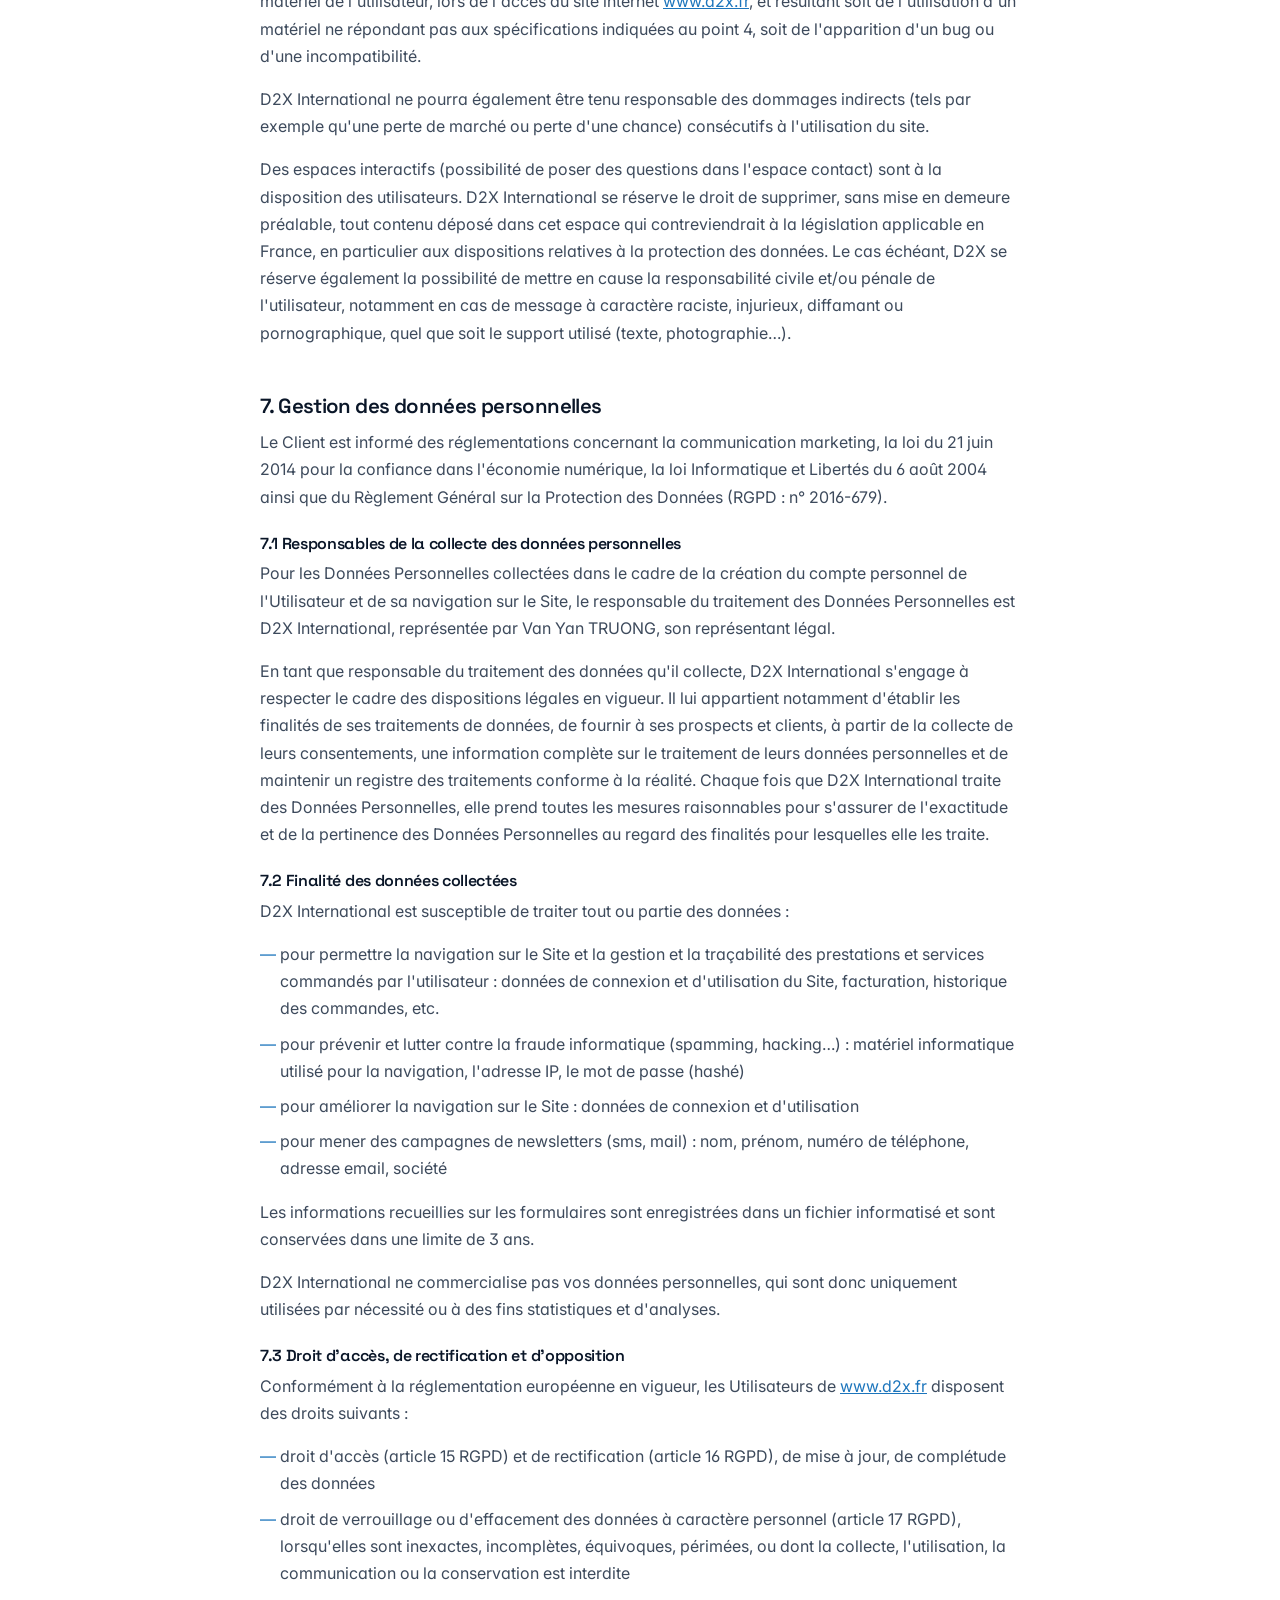
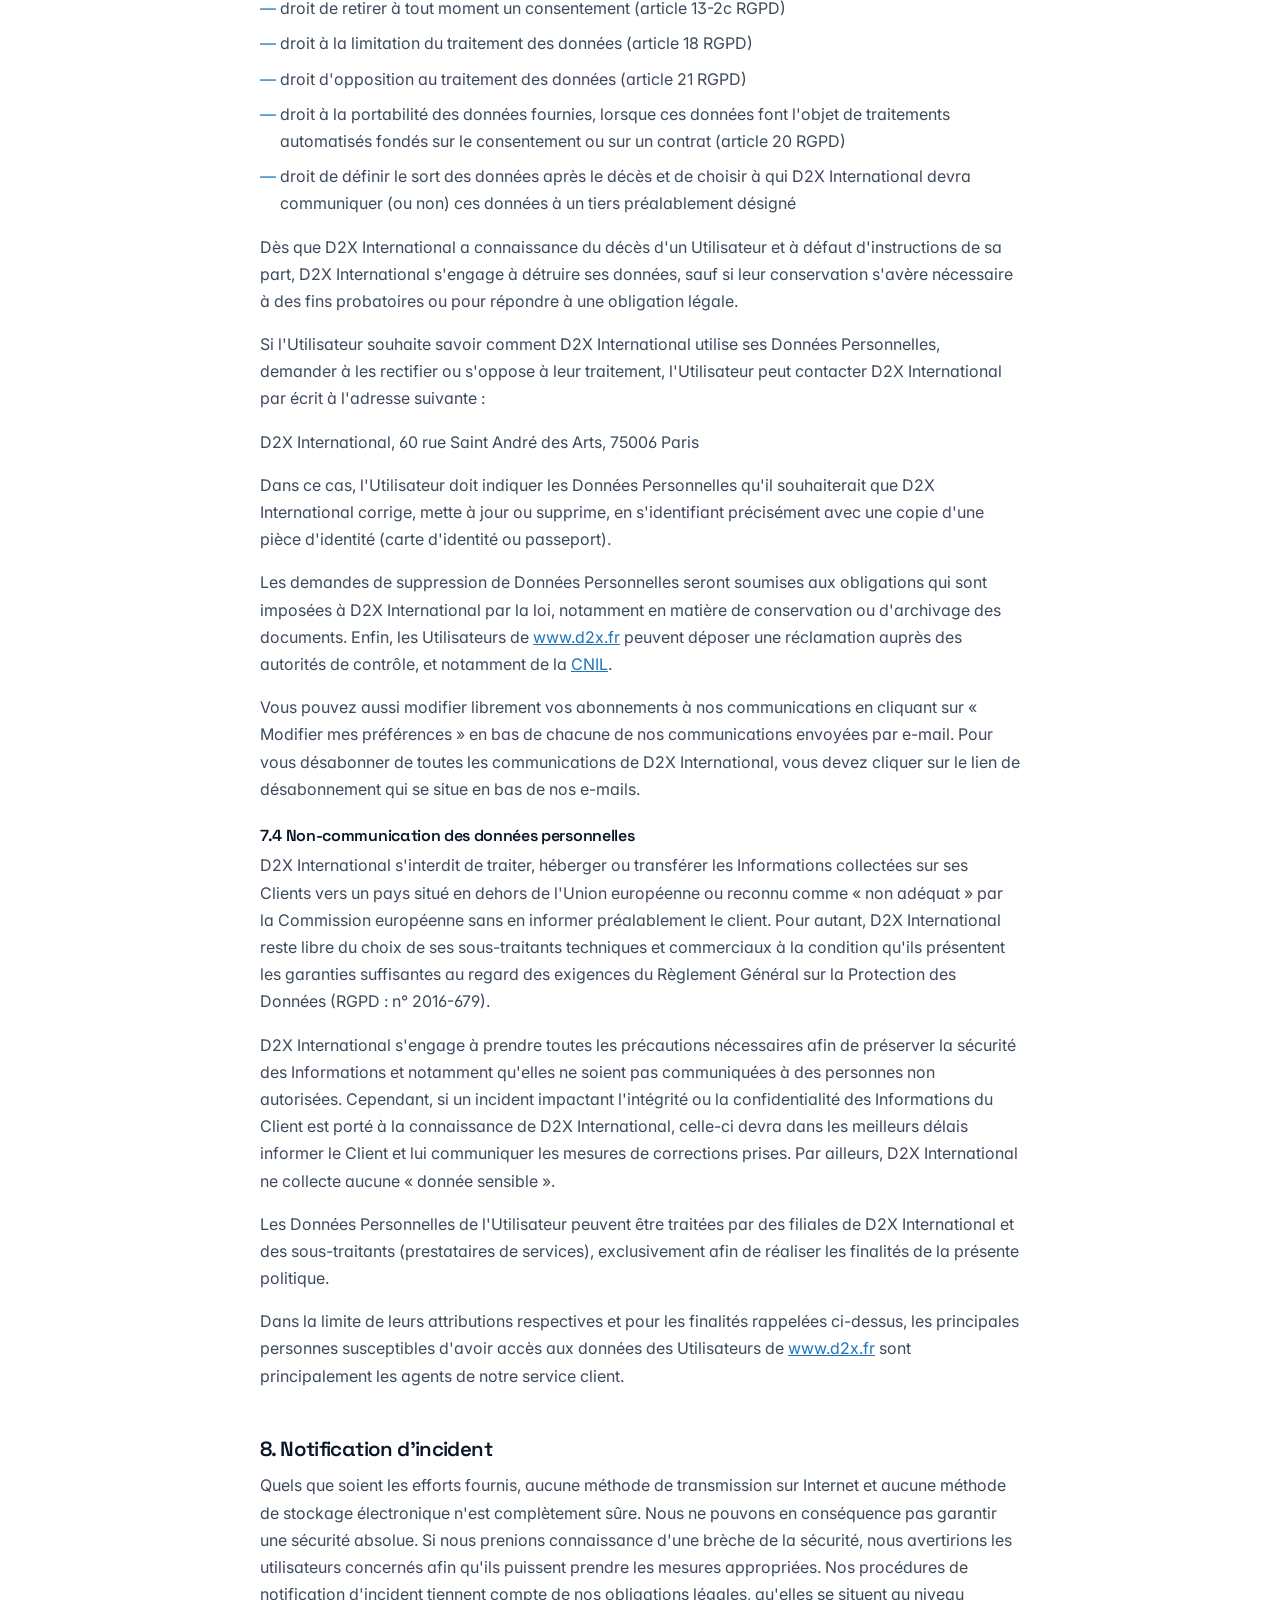
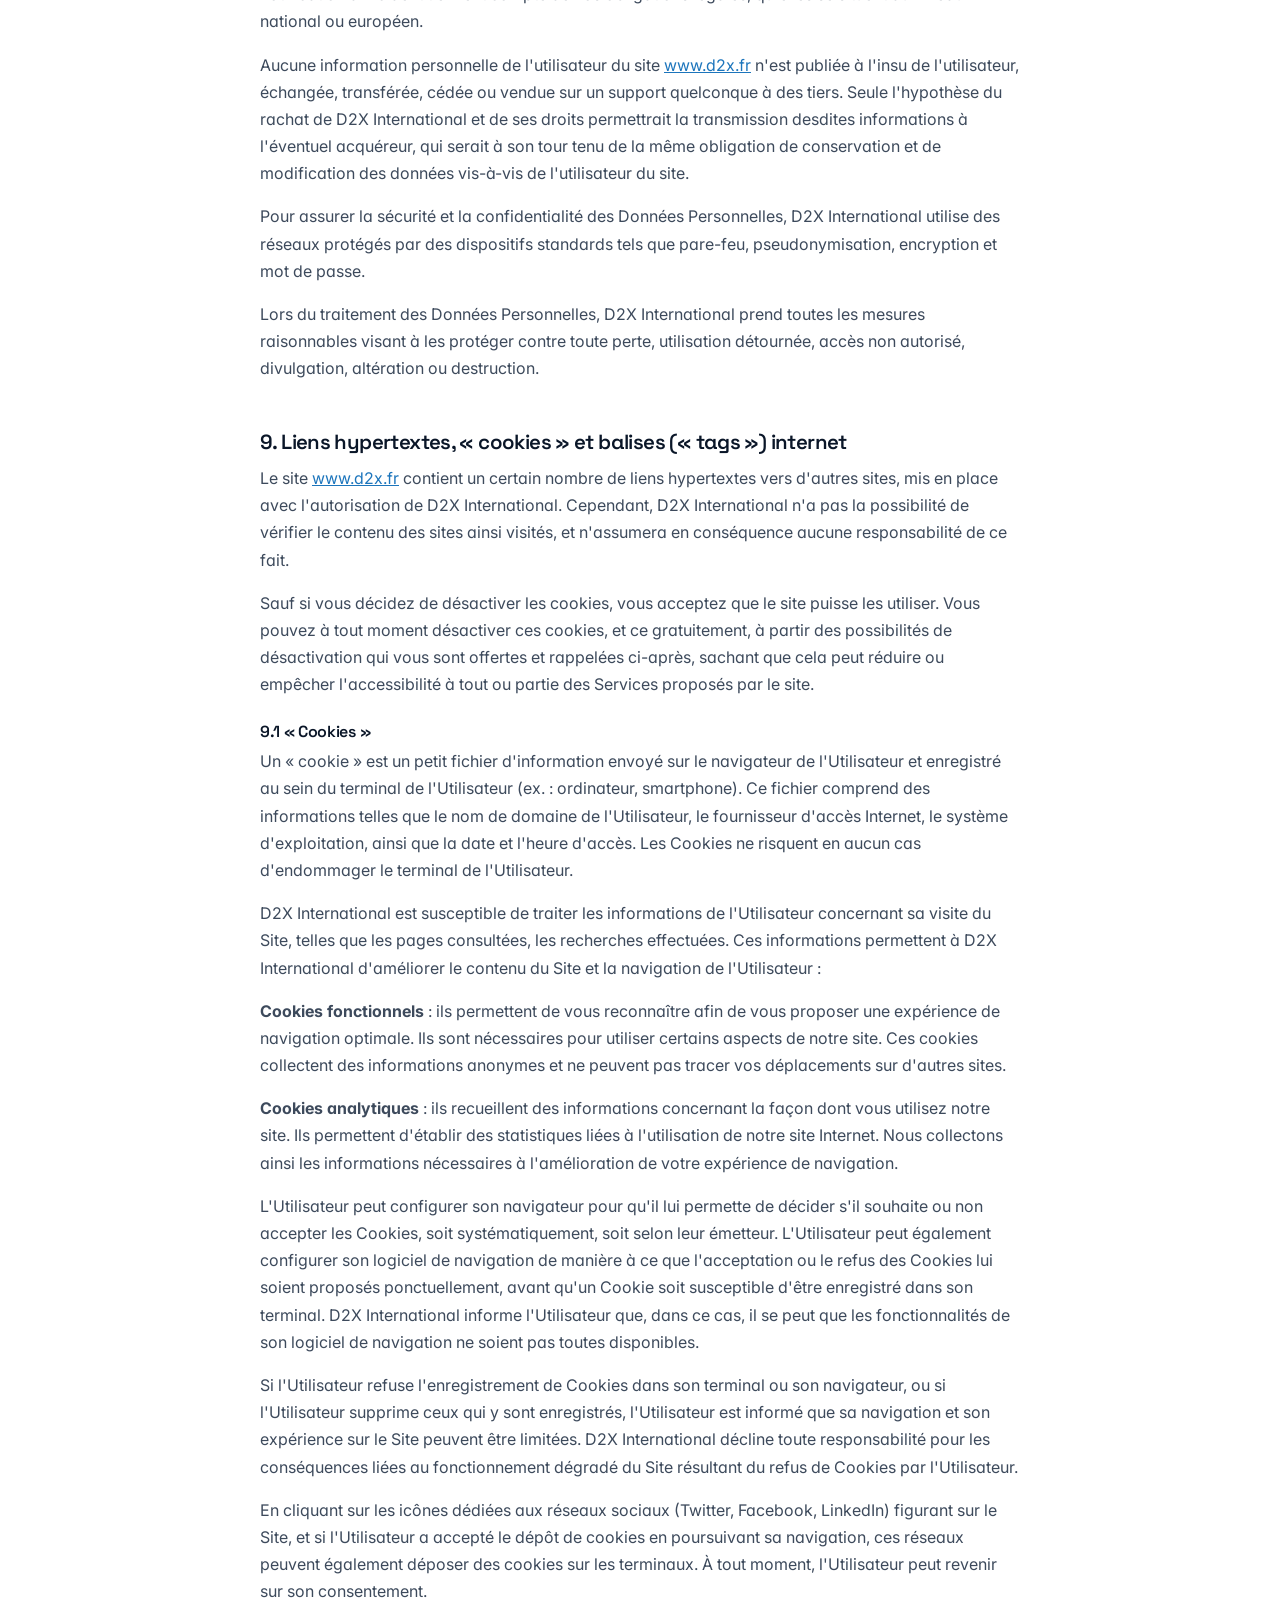
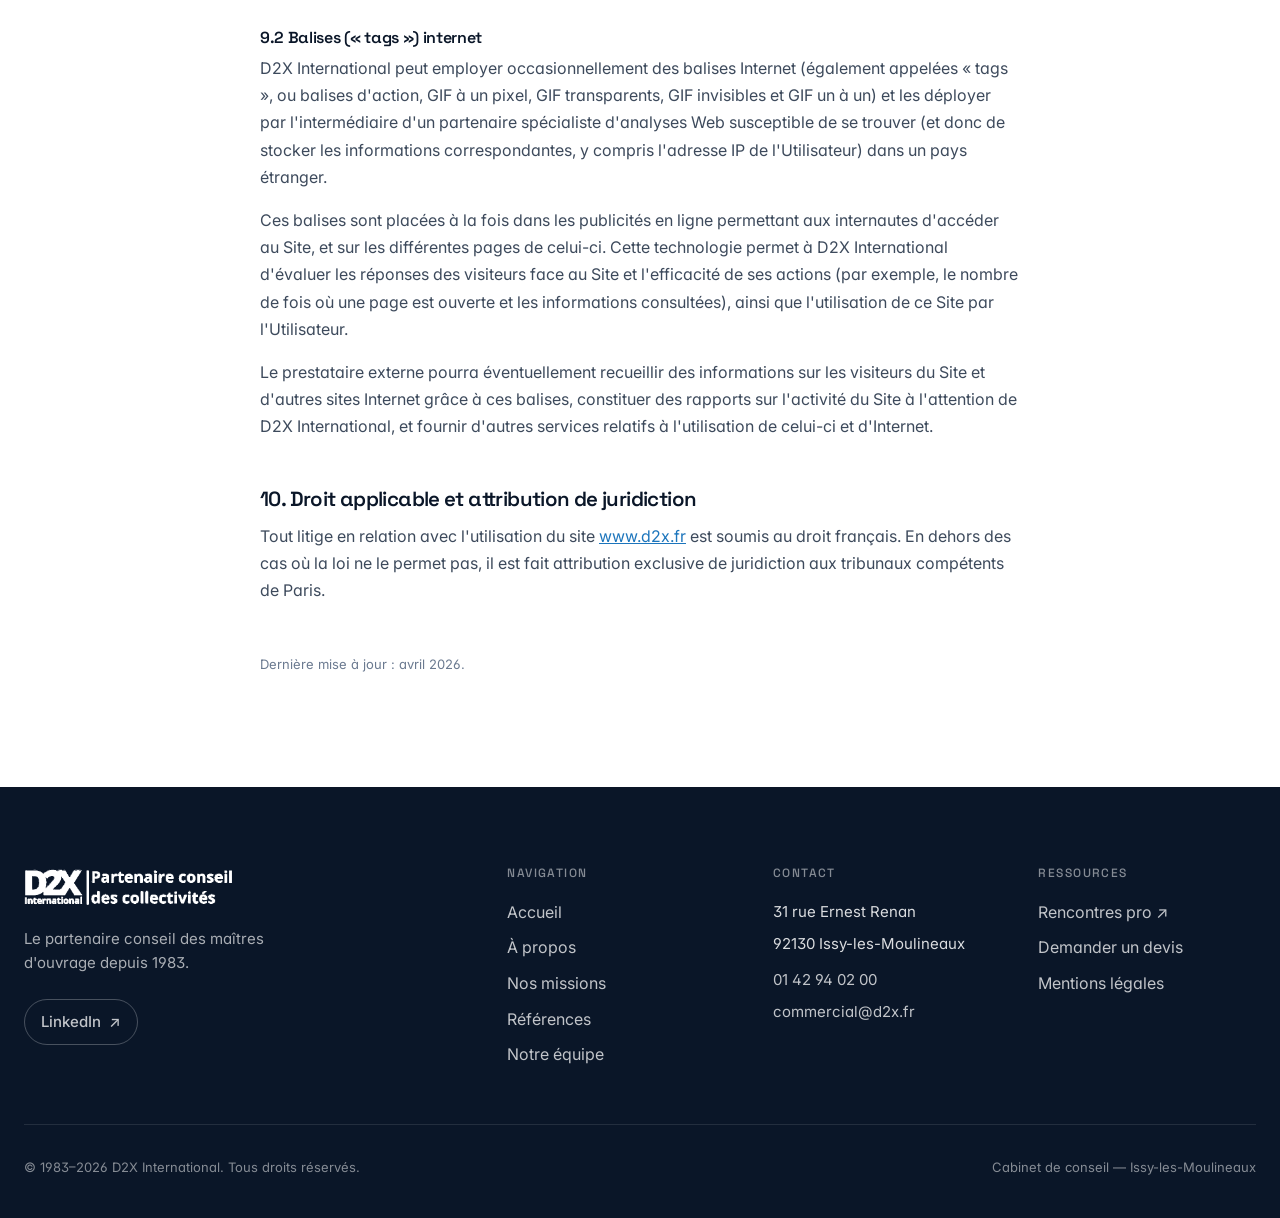
<file: mentions-legales.html>
<!DOCTYPE html>
<html lang="fr">
<head>
<meta charset="UTF-8" />
<meta name="viewport" content="width=device-width, initial-scale=1.0" />
<meta name="description" content="Mentions légales du site D2X International — informations sur l'éditeur, l'hébergeur, la propriété intellectuelle et les données personnelles." />
<meta name="author" content="D2X International" />
<meta name="robots" content="noindex, follow" />
<link rel="canonical" href="https://www.d2x.fr/mentions-legales" />
<link rel="icon" type="image/png" sizes="32x32" href="assets/favicon-32.png" />
<link rel="icon" type="image/png" sizes="256x256" href="assets/favicon.png" />
<link rel="apple-touch-icon" sizes="180x180" href="assets/apple-touch-icon.png" />
<title>Mentions légales — D2X International</title>
<!-- Open Graph -->
<meta property="og:type" content="website" />
<meta property="og:site_name" content="D2X International" />
<meta property="og:locale" content="fr_FR" />
<meta property="og:url" content="https://www.d2x.fr/mentions-legales" />
<meta property="og:title" content="Mentions légales — D2X International" />
<meta property="og:description" content="Mentions légales du site D2X International." />
<meta property="og:image" content="https://www.d2x.fr/assets/og/og-default.jpg" />
<link rel="preconnect" href="https://fonts.googleapis.com" />
<link rel="preconnect" href="https://fonts.gstatic.com" crossorigin />
<link href="https://fonts.googleapis.com/css2?family=Inter:wght@400;500;600;700&family=Space+Grotesk:wght@400;500;600&family=Instrument+Serif&display=swap" rel="stylesheet" />
<style>
/* D2X International — Design system */

:root {
  --bg: #ffffff;
  --bg-soft: #f5f7fb;
  --bg-dark: #0a1628;
  --ink: #0a1628;
  --ink-soft: #3d4a5c;
  --muted: #6b7a90;
  --line: #e3e8ef;
  --line-soft: #eef1f6;
  --blue: #1c75bc;
  --blue-deep: #0e4f85;
  --blue-soft: #e3f0fa;
  --yellow: #f9b233;
  --accent: #00b8a9;
  --radius: 14px;
  --radius-sm: 8px;
  --radius-lg: 24px;
  --container: 1280px;
  --ease: cubic-bezier(0.22, 1, 0.36, 1);
}

* { box-sizing: border-box; margin: 0; padding: 0; }

html { scroll-behavior: smooth; }

body {
  font-family: 'Inter', -apple-system, BlinkMacSystemFont, 'Segoe UI', sans-serif;
  font-size: 16px;
  line-height: 1.6;
  color: var(--ink);
  background: var(--bg);
  -webkit-font-smoothing: antialiased;
  -moz-osx-font-smoothing: grayscale;
  font-feature-settings: 'ss01', 'cv11';
}

img { max-width: 100%; display: block; }
a { color: inherit; text-decoration: none; }
button { font-family: inherit; cursor: pointer; border: none; background: none; }

.container {
  width: 100%;
  max-width: var(--container);
  margin: 0 auto;
  padding: 0 24px;
}

/* Typography */
h1, h2, h3, h4 {
  font-family: 'Space Grotesk', 'Inter', sans-serif;
  letter-spacing: -0.02em;
  line-height: 1.1;
  font-weight: 600;
  color: var(--ink);
}

h1 { font-size: clamp(2.5rem, 5vw + 1rem, 5rem); font-weight: 500; letter-spacing: -0.035em; }
h2 { font-size: clamp(1.875rem, 3vw + 0.5rem, 3rem); font-weight: 500; letter-spacing: -0.03em; }
h3 { font-size: clamp(1.25rem, 1.5vw + 0.5rem, 1.75rem); font-weight: 600; }
h4 { font-size: 1.125rem; font-weight: 600; }

p { color: var(--ink-soft); }

.eyebrow {
  display: inline-flex;
  align-items: center;
  gap: 10px;
  font-size: 0.75rem;
  font-weight: 500;
  text-transform: uppercase;
  letter-spacing: 0.12em;
  color: var(--blue);
  margin-bottom: 24px;
}
.eyebrow::before {
  content: '';
  width: 24px;
  height: 1px;
  background: currentColor;
}

.lead {
  font-size: clamp(1.125rem, 1vw + 0.875rem, 1.375rem);
  line-height: 1.5;
  color: var(--ink-soft);
  max-width: 58ch;
}


.nav__logo-img {
  height: 40px;
  width: auto;
  display: block;
}
.footer__logo-img {
  height: 40px;
  width: auto;
  display: block;
  filter: brightness(0) invert(1);
  margin-bottom: 20px;
}

/* Ghost button used on dark backgrounds (e.g. CTA, footer) — keeps white text on hover */
.btn--ghost-light {
  background: transparent;
  color: #fff;
  border: 1px solid rgba(255, 255, 255, 0.25);
}
.btn--ghost-light:hover {
  background: rgba(255, 255, 255, 0.12);
  border-color: rgba(255, 255, 255, 0.6);
  color: #fff;
}

/* Navigation */
.nav {
  position: sticky;
  top: 0;
  z-index: 100;
  background: rgba(255, 255, 255, 0.8);
  backdrop-filter: saturate(180%) blur(20px);
  -webkit-backdrop-filter: saturate(180%) blur(20px);
  border-bottom: 1px solid var(--line-soft);
}

.nav__inner {
  display: flex;
  align-items: center;
  justify-content: space-between;
  height: 72px;
  max-width: var(--container);
  margin: 0 auto;
  padding: 0 24px;
}

.nav__logo {
  font-family: 'Space Grotesk', sans-serif;
  font-weight: 600;
  font-size: 1.125rem;
  letter-spacing: -0.02em;
  display: flex;
  align-items: center;
  gap: 10px;
}
.nav__logo-mark {
  display: inline-flex;
  align-items: center;
  justify-content: center;
  width: 32px;
  height: 32px;
  background: var(--ink);
  color: #fff;
  border-radius: 8px;
  font-weight: 700;
  font-size: 0.875rem;
  letter-spacing: 0;
}
.nav__logo-sub {
  font-size: 0.6875rem;
  color: var(--muted);
  font-weight: 400;
  letter-spacing: 0.08em;
  text-transform: uppercase;
}

.nav__links {
  display: flex;
  gap: 4px;
  list-style: none;
}
.nav__links a {
  display: inline-block;
  padding: 8px 14px;
  font-size: 0.9375rem;
  font-weight: 500;
  color: var(--ink-soft);
  border-radius: 8px;
  transition: all 0.2s var(--ease);
}
.nav__links a:hover { color: var(--ink); background: var(--bg-soft); }
.nav__links a.is-active { color: var(--ink); }
.nav__links a.is-active::after {
  content: '';
  display: block;
  width: 4px;
  height: 4px;
  background: var(--blue);
  border-radius: 50%;
  margin: 4px auto 0;
}

.nav__cta {
  display: inline-flex;
  align-items: center;
  gap: 6px;
  padding: 10px 16px;
  background: var(--ink);
  color: #fff;
  border-radius: 999px;
  font-size: 0.875rem;
  font-weight: 500;
  transition: all 0.2s var(--ease);
}
.nav__cta:hover { background: var(--blue); transform: translateY(-1px); }

.nav__burger {
  display: none;
  width: 40px;
  height: 40px;
  padding: 0;
  align-items: center;
  justify-content: center;
  border-radius: 8px;
}
.nav__burger span {
  display: block;
  width: 18px;
  height: 2px;
  background: var(--ink);
  position: relative;
}
.nav__burger span::before,
.nav__burger span::after {
  content: '';
  position: absolute;
  left: 0;
  width: 100%;
  height: 2px;
  background: var(--ink);
}
.nav__burger span::before { top: -6px; }
.nav__burger span::after { top: 6px; }

@media (max-width: 960px) {
  .nav__links, .nav__cta { display: none; }
  .nav__burger { display: inline-flex; }
  .nav.is-open .nav__mobile { display: flex; }
}

.nav__mobile {
  display: none;
  flex-direction: column;
  padding: 12px 24px 24px;
  border-top: 1px solid var(--line-soft);
  gap: 2px;
}
.nav__mobile a {
  padding: 12px 0;
  font-size: 1rem;
  font-weight: 500;
  border-bottom: 1px solid var(--line-soft);
}
.nav__mobile a:last-child { border-bottom: none; }

/* Sections */
section { padding: 96px 0; }
@media (max-width: 768px) { section { padding: 64px 0; } }

.section-header {
  display: flex;
  align-items: flex-end;
  justify-content: space-between;
  gap: 40px;
  margin-bottom: 56px;
  flex-wrap: wrap;
}
.section-header__text { max-width: 640px; }

/* Buttons */
.btn {
  display: inline-flex;
  align-items: center;
  gap: 8px;
  padding: 14px 24px;
  border-radius: 999px;
  font-size: 0.9375rem;
  font-weight: 500;
  transition: all 0.2s var(--ease);
  white-space: nowrap;
}
.btn--primary { background: var(--ink); color: #fff; }
.btn--primary:hover { background: var(--blue); transform: translateY(-2px); box-shadow: 0 10px 30px rgba(28, 117, 188, 0.3); }
.btn--ghost { background: transparent; color: var(--ink); border: 1px solid var(--line); }
.btn--ghost:hover { background: var(--bg-soft); border-color: var(--ink); }
.btn--blue { background: var(--blue); color: #fff; }
.btn--blue:hover { background: var(--blue-deep); }

.arrow {
  display: inline-block;
  transition: transform 0.25s var(--ease);
}
.btn:hover .arrow { transform: translateX(4px); }

/* Hero */
.hero {
  position: relative;
  padding: 96px 0 120px;
  overflow: hidden;
}
.hero__grid {
  display: grid;
  grid-template-columns: 1.2fr 1fr;
  gap: 80px;
  align-items: center;
}
.hero__title {
  font-size: clamp(2.75rem, 5.5vw, 5.5rem);
  line-height: 0.98;
  letter-spacing: -0.04em;
  font-weight: 500;
  margin-bottom: 32px;
}
.hero__title em {
  font-style: normal;
  color: var(--blue);
  font-family: 'Instrument Serif', Georgia, serif;
  font-weight: 400;
  letter-spacing: -0.02em;
}
.hero__desc {
  font-size: 1.125rem;
  line-height: 1.6;
  color: var(--ink-soft);
  max-width: 54ch;
  margin-bottom: 40px;
}
.hero__ctas { display: flex; gap: 12px; flex-wrap: wrap; }

.hero__side {
  display: flex;
  flex-direction: column;
  gap: 20px;
}
.hero__stat {
  padding: 28px;
  background: var(--bg-soft);
  border-radius: var(--radius);
  border: 1px solid var(--line-soft);
}
.hero__stat-num {
  font-family: 'Space Grotesk', sans-serif;
  font-size: clamp(2.5rem, 4vw, 3.5rem);
  line-height: 1;
  font-weight: 500;
  letter-spacing: -0.03em;
  color: var(--ink);
  margin-bottom: 8px;
}
.hero__stat-num sup { font-size: 0.5em; color: var(--blue); margin-left: 4px; }
.hero__stat-label { font-size: 0.9375rem; color: var(--muted); }

@media (max-width: 900px) {
  .hero__grid { grid-template-columns: 1fr; gap: 48px; }
  .hero { padding: 48px 0 80px; }
}

/* Grid / cards */
.grid {
  display: grid;
  grid-template-columns: repeat(auto-fit, minmax(260px, 1fr));
  gap: 20px;
}
.grid--2 { grid-template-columns: repeat(2, 1fr); }
.grid--4 { grid-template-columns: repeat(4, 1fr); }
@media (max-width: 900px) { .grid--4 { grid-template-columns: repeat(2, 1fr); } }
@media (max-width: 600px) { .grid--2, .grid--4 { grid-template-columns: 1fr; } }

.card {
  position: relative;
  padding: 32px;
  background: var(--bg);
  border: 1px solid var(--line);
  border-radius: var(--radius);
  transition: all 0.3s var(--ease);
  display: flex;
  flex-direction: column;
  gap: 16px;
}
.card:hover {
  transform: translateY(-4px);
  border-color: var(--ink);
  box-shadow: 0 20px 50px rgba(10, 22, 40, 0.08);
}
.card__num {
  font-family: 'Space Grotesk', sans-serif;
  font-size: 0.75rem;
  font-weight: 600;
  color: var(--muted);
  letter-spacing: 0.08em;
}
.card__title { font-size: 1.25rem; font-weight: 600; }
.card__desc { font-size: 0.9375rem; color: var(--ink-soft); line-height: 1.55; }
.card__link {
  display: inline-flex;
  align-items: center;
  gap: 6px;
  margin-top: auto;
  padding-top: 8px;
  font-size: 0.875rem;
  font-weight: 500;
  color: var(--blue);
}

.card--mission { padding: 40px 32px; }
.card--mission .card__icon {
  width: 48px;
  height: 48px;
  border-radius: 10px;
  background: var(--blue-soft);
  color: var(--blue);
  display: inline-flex;
  align-items: center;
  justify-content: center;
  margin-bottom: 8px;
}

/* Stats band */
.stats {
  padding: 64px 0;
  background: var(--bg-dark);
  color: #fff;
}
.stats__grid {
  display: grid;
  grid-template-columns: repeat(4, 1fr);
  gap: 40px;
}
.stats__item { }
.stats__num {
  font-family: 'Space Grotesk', sans-serif;
  font-size: clamp(2.5rem, 4vw, 3.5rem);
  font-weight: 500;
  letter-spacing: -0.03em;
  line-height: 1;
  color: #fff;
  margin-bottom: 8px;
}
.stats__num sup { font-size: 0.5em; color: #7aa3ff; }
.stats__label {
  font-size: 0.9375rem;
  color: rgba(255, 255, 255, 0.6);
}
@media (max-width: 768px) { .stats__grid { grid-template-columns: repeat(2, 1fr); gap: 32px; } }

/* Timeline */
.timeline {
  position: relative;
  padding-left: 40px;
}
.timeline::before {
  content: '';
  position: absolute;
  left: 14px;
  top: 12px;
  bottom: 12px;
  width: 1px;
  background: var(--line);
}
.timeline__item {
  position: relative;
  padding-bottom: 48px;
}
.timeline__item:last-child { padding-bottom: 0; }
.timeline__item::before {
  content: '';
  position: absolute;
  left: -32px;
  top: 4px;
  width: 13px;
  height: 13px;
  background: var(--bg);
  border: 2px solid var(--blue);
  border-radius: 50%;
}
.timeline__year {
  font-family: 'Space Grotesk', sans-serif;
  font-size: 1.5rem;
  font-weight: 500;
  color: var(--blue);
  letter-spacing: -0.02em;
  margin-bottom: 6px;
}
.timeline__title { font-size: 1.125rem; font-weight: 600; margin-bottom: 6px; }
.timeline__desc { font-size: 0.9375rem; color: var(--ink-soft); }

/* Reference card */
.ref-card {
  position: relative;
  background: var(--bg);
  border: 1px solid var(--line);
  border-radius: var(--radius);
  padding: 28px;
  transition: all 0.3s var(--ease);
  display: flex;
  flex-direction: column;
  gap: 16px;
}
.ref-card:hover { border-color: var(--ink); transform: translateY(-3px); box-shadow: 0 16px 40px rgba(10, 22, 40, 0.06); }
.ref-card__head {
  display: flex;
  align-items: flex-start;
  justify-content: space-between;
  gap: 16px;
}
.ref-card__loc {
  font-size: 0.8125rem;
  color: var(--muted);
  font-weight: 500;
}
.ref-card__name { font-size: 1.25rem; font-weight: 600; line-height: 1.2; }
.ref-card__budget {
  font-family: 'Space Grotesk', sans-serif;
  font-weight: 500;
  font-size: 0.875rem;
  padding: 6px 10px;
  background: var(--blue-soft);
  color: var(--blue);
  border-radius: 999px;
  white-space: nowrap;
}
.ref-card__meta {
  display: grid;
  gap: 8px;
  border-top: 1px solid var(--line-soft);
  padding-top: 16px;
}
.ref-card__meta-row {
  display: grid;
  grid-template-columns: 110px 1fr;
  font-size: 0.8125rem;
  gap: 12px;
}
.ref-card__meta-key { color: var(--muted); }
.ref-card__meta-val { color: var(--ink); font-weight: 500; }
.ref-card__tags {
  display: flex;
  flex-wrap: wrap;
  gap: 6px;
}
.ref-card__tag {
  font-size: 0.75rem;
  padding: 4px 10px;
  background: var(--bg-soft);
  color: var(--ink-soft);
  border-radius: 999px;
  font-weight: 500;
}

/* Category chips / tabs */
.chips {
  display: flex;
  flex-wrap: wrap;
  gap: 8px;
  margin-bottom: 40px;
}
.chip {
  padding: 10px 18px;
  background: var(--bg);
  border: 1px solid var(--line);
  border-radius: 999px;
  font-size: 0.875rem;
  font-weight: 500;
  color: var(--ink-soft);
  cursor: pointer;
  transition: all 0.2s var(--ease);
}
.chip:hover { border-color: var(--ink); color: var(--ink); }
.chip.is-active { background: var(--ink); color: #fff; border-color: var(--ink); }

/* Team grid */
.team-grid {
  display: grid;
  grid-template-columns: repeat(auto-fill, minmax(240px, 1fr));
  gap: 12px;
}
.team-card {
  background: var(--bg-soft);
  border-radius: var(--radius);
  padding: 28px 24px;
  transition: all 0.3s var(--ease);
  border: 1px solid transparent;
}
.team-card:hover { background: var(--bg); border-color: var(--line); transform: translateY(-3px); }
.team-card__avatar {
  width: 56px;
  height: 56px;
  border-radius: 50%;
  background: linear-gradient(135deg, var(--blue), var(--blue-deep));
  color: #fff;
  display: inline-flex;
  align-items: center;
  justify-content: center;
  font-family: 'Space Grotesk', sans-serif;
  font-weight: 500;
  font-size: 1.125rem;
  margin-bottom: 16px;
  letter-spacing: 0;
}
.team-card__name {
  font-size: 1.0625rem;
  font-weight: 600;
  margin-bottom: 4px;
  line-height: 1.2;
}
.team-card__role {
  font-size: 0.875rem;
  color: var(--ink-soft);
  line-height: 1.45;
}

/* Mission detail blocks */
.mission {
  display: grid;
  grid-template-columns: 1fr 1.4fr;
  gap: 64px;
  padding: 80px 0;
  border-top: 1px solid var(--line);
}
.mission:first-of-type { border-top: none; }
.mission__aside {
  position: sticky;
  top: 100px;
  align-self: start;
}
.mission__num {
  font-family: 'Space Grotesk', sans-serif;
  font-size: 0.875rem;
  font-weight: 500;
  color: var(--blue);
  letter-spacing: 0.08em;
  margin-bottom: 16px;
}
.mission__title { font-size: clamp(1.75rem, 2.5vw, 2.5rem); margin-bottom: 20px; }
.mission__kicker { font-size: 1rem; color: var(--ink-soft); max-width: 40ch; }

.mission__blocks { display: grid; gap: 32px; }
.mission__block h3 {
  font-size: 1.125rem;
  margin-bottom: 14px;
  display: flex;
  align-items: baseline;
  gap: 10px;
}
.mission__block h3::before {
  content: counter(block-counter, decimal-leading-zero);
  counter-increment: block-counter;
  font-family: 'Space Grotesk', sans-serif;
  font-size: 0.75rem;
  color: var(--blue);
  font-weight: 500;
  letter-spacing: 0.08em;
}
.mission__blocks { counter-reset: block-counter; }
.mission__block ul {
  list-style: none;
  display: grid;
  gap: 10px;
}
.mission__block li {
  position: relative;
  padding-left: 24px;
  font-size: 0.9375rem;
  color: var(--ink-soft);
  line-height: 1.5;
}
.mission__block li::before {
  content: '';
  position: absolute;
  left: 0;
  top: 9px;
  width: 14px;
  height: 1px;
  background: var(--blue);
}

@media (max-width: 900px) {
  .mission { grid-template-columns: 1fr; gap: 40px; padding: 56px 0; }
  .mission__aside { position: static; }
}

/* CTA band */
.cta {
  padding: 96px 0;
}
.cta__box {
  background: var(--bg-dark);
  color: #fff;
  border-radius: var(--radius-lg);
  padding: 80px 64px;
  display: grid;
  grid-template-columns: 1.5fr 1fr;
  align-items: center;
  gap: 48px;
  position: relative;
  overflow: hidden;
}
.cta__box::before {
  content: '';
  position: absolute;
  right: -100px;
  top: -100px;
  width: 400px;
  height: 400px;
  background: radial-gradient(circle, rgba(28, 117, 188, 0.35), transparent 70%);
  pointer-events: none;
}
.cta h2 { color: #fff; font-size: clamp(2rem, 3vw, 3rem); margin-bottom: 20px; }
.cta p { color: rgba(255, 255, 255, 0.7); font-size: 1.0625rem; max-width: 48ch; }
.cta .btn--primary { background: #fff; color: var(--ink); position: relative; z-index: 1; }
.cta .btn--primary:hover { background: var(--blue); color: #fff; }
.cta__actions { display: flex; gap: 12px; flex-wrap: wrap; position: relative; z-index: 1; justify-self: end; }

@media (max-width: 900px) {
  .cta__box { grid-template-columns: 1fr; padding: 48px 32px; gap: 32px; }
  .cta__actions { justify-self: start; }
}

/* Footer */
.footer {
  padding: 80px 0 40px;
  background: var(--bg-dark);
  color: #fff;
}
.footer a { color: rgba(255, 255, 255, 0.75); transition: color 0.2s var(--ease); }
.footer a:hover { color: #fff; }
.footer__grid {
  display: grid;
  grid-template-columns: 2fr 1fr 1fr 1fr;
  gap: 48px;
  margin-bottom: 56px;
}
.footer h4 {
  color: rgba(255, 255, 255, 0.5);
  font-size: 0.75rem;
  font-weight: 500;
  text-transform: uppercase;
  letter-spacing: 0.12em;
  margin-bottom: 20px;
}
.footer ul { list-style: none; display: grid; gap: 10px; }
.footer__logo {
  font-family: 'Space Grotesk', sans-serif;
  font-size: 1.5rem;
  font-weight: 500;
  letter-spacing: -0.02em;
  margin-bottom: 16px;
  color: #fff;
}
.footer__tagline {
  color: rgba(255, 255, 255, 0.65);
  font-size: 0.9375rem;
  max-width: 32ch;
  margin-bottom: 24px;
}
.footer__contact-line {
  display: block;
  color: rgba(255, 255, 255, 0.85);
  font-size: 0.9375rem;
  margin-bottom: 8px;
}
.footer__bottom {
  padding-top: 32px;
  border-top: 1px solid rgba(255, 255, 255, 0.1);
  display: flex;
  justify-content: space-between;
  align-items: center;
  gap: 16px;
  flex-wrap: wrap;
  font-size: 0.8125rem;
  color: rgba(255, 255, 255, 0.5);
}
@media (max-width: 800px) { .footer__grid { grid-template-columns: 1fr 1fr; } }
@media (max-width: 500px) { .footer__grid { grid-template-columns: 1fr; } }

/* Page header (for inner pages) */
.page-header {
  padding: 80px 0 64px;
  border-bottom: 1px solid var(--line);
}
.page-header h1 {
  font-size: clamp(2.5rem, 5vw, 4.5rem);
  margin-bottom: 24px;
}
.page-header p {
  font-size: 1.125rem;
  max-width: 60ch;
  color: var(--ink-soft);
}

/* Two col content */
.two-col {
  display: grid;
  grid-template-columns: 1fr 1.5fr;
  gap: 80px;
}
@media (max-width: 900px) { .two-col { grid-template-columns: 1fr; gap: 32px; } }

/* Value cards */
.value {
  padding: 40px;
  background: var(--bg);
  border: 1px solid var(--line);
  border-radius: var(--radius);
}
.value__icon {
  width: 44px;
  height: 44px;
  background: var(--blue-soft);
  color: var(--blue);
  border-radius: 10px;
  display: inline-flex;
  align-items: center;
  justify-content: center;
  margin-bottom: 20px;
}
.value h3 { margin-bottom: 12px; }
.value p { margin-bottom: 16px; }
.value ul { list-style: none; display: grid; gap: 8px; }
.value li {
  position: relative;
  padding-left: 20px;
  font-size: 0.9375rem;
  color: var(--ink-soft);
}
.value li::before {
  content: '✓';
  position: absolute;
  left: 0;
  top: 0;
  color: var(--blue);
  font-weight: 600;
}

/* Form */
.form {
  display: grid;
  gap: 20px;
  max-width: 560px;
}
.form label {
  display: block;
  font-size: 0.8125rem;
  font-weight: 500;
  color: var(--ink);
  margin-bottom: 8px;
  text-transform: uppercase;
  letter-spacing: 0.06em;
}
.form input,
.form textarea {
  width: 100%;
  padding: 14px 16px;
  background: var(--bg);
  border: 1px solid var(--line);
  border-radius: var(--radius-sm);
  font-family: inherit;
  font-size: 1rem;
  color: var(--ink);
  transition: all 0.2s var(--ease);
}
.form input:focus,
.form textarea:focus {
  outline: none;
  border-color: var(--blue);
  box-shadow: 0 0 0 4px rgba(28, 117, 188, 0.12);
}
.form textarea { resize: vertical; min-height: 140px; }

/* Contact info card */
.contact-card {
  background: var(--bg-soft);
  border-radius: var(--radius);
  padding: 32px;
  display: grid;
  gap: 24px;
}
.contact-card__item {
  display: grid;
  gap: 4px;
}
.contact-card__label {
  font-size: 0.75rem;
  text-transform: uppercase;
  letter-spacing: 0.1em;
  color: var(--muted);
  font-weight: 500;
}
.contact-card__value { font-size: 1.0625rem; font-weight: 500; color: var(--ink); }

/* Utility */
.sr-only {
  position: absolute;
  width: 1px; height: 1px;
  padding: 0; margin: -1px;
  overflow: hidden;
  clip: rect(0, 0, 0, 0);
  white-space: nowrap;
  border: 0;
}

/* Reveal animation */
@media (prefers-reduced-motion: no-preference) {
  .reveal {
    opacity: 0;
    transform: translateY(16px);
    animation: reveal 0.8s var(--ease) forwards;
  }
  .reveal[data-delay="1"] { animation-delay: 0.1s; }
  .reveal[data-delay="2"] { animation-delay: 0.2s; }
  .reveal[data-delay="3"] { animation-delay: 0.3s; }
  .reveal[data-delay="4"] { animation-delay: 0.4s; }
}
@keyframes reveal { to { opacity: 1; transform: translateY(0); } }

</style>
<style>
  .legal { max-width: 760px; margin: 0 auto; }
  .legal h2 {
    font-size: clamp(1.25rem, 1.6vw, 1.5rem);
    font-weight: 600;
    margin-top: 48px;
    margin-bottom: 12px;
  }
  .legal h2:first-of-type { margin-top: 0; }
  .legal p, .legal ul {
    font-size: 1rem;
    line-height: 1.7;
    color: var(--ink-soft);
    margin-bottom: 16px;
  }
  .legal ul { list-style: none; padding-left: 0; }
  .legal ul li { position: relative; padding-left: 20px; margin-bottom: 8px; }
  .legal ul li::before { content: '—'; position: absolute; left: 0; color: var(--blue); }
  .legal a { color: var(--blue); text-decoration: underline; }
  .legal a:hover { color: var(--blue-deep); }
  .legal__meta {
    display: grid;
    grid-template-columns: 200px 1fr;
    gap: 12px 24px;
    padding: 24px;
    background: var(--bg-soft);
    border-radius: var(--radius);
    margin-bottom: 16px;
  }
  .legal__meta dt { font-size: 0.8125rem; color: var(--muted); text-transform: uppercase; letter-spacing: 0.06em; }
  .legal__meta dd { font-size: 0.9375rem; color: var(--ink); font-weight: 500; }
  @media (max-width: 600px) { .legal__meta { grid-template-columns: 1fr; } }
</style>
</head>
<body>

<header class="nav">
  <div class="nav__inner">
    <a href="index.html" class="nav__logo" aria-label="D2X International — accueil">
      <img src="assets/logo.png" alt="D2X International" class="nav__logo-img" />
    </a>
    <nav>
      <ul class="nav__links">
        <li><a href="index.html">Accueil</a></li>
        <li><a href="a-propos.html">À propos</a></li>
        <li><a href="missions.html">Nos missions</a></li>
        <li><a href="references.html">Références</a></li>
        <li><a href="equipe.html">Équipe</a></li>
        <li><a href="contact.html">Contact</a></li>
      </ul>
    </nav>
    <a href="https://www.rencontresd2x.com/" target="_blank" rel="noopener" class="nav__cta">Rencontres pro <span class="arrow">↗</span></a>
    <button class="nav__burger" aria-label="Menu" onclick="document.querySelector('.nav').classList.toggle('is-open')"><span></span></button>
  </div>
  <div class="nav__mobile">
    <a href="index.html">Accueil</a>
    <a href="a-propos.html">À propos</a>
    <a href="missions.html">Nos missions</a>
    <a href="references.html">Références</a>
    <a href="equipe.html">Équipe</a>
    <a href="contact.html">Contact</a>
    <a href="https://www.rencontresd2x.com/" target="_blank" rel="noopener">Les Rencontres Professionnelles ↗</a>
  </div>
</header>

<main>

  <section class="page-header">
    <div class="container">
      <span class="eyebrow">Informations légales</span>
      <h1>Mentions légales</h1>
      <p>Conformément aux dispositions des articles 6-III et 19 de la loi n°2004-575 du 21 juin 2004 pour la confiance dans l'économie numérique, dite L.C.E.N.</p>
    </div>
  </section>

  <section style="padding-top:64px;">
    <div class="container">
      <article class="legal">

        <h2>Définitions</h2>
        <p><strong>Client</strong> : tout professionnel ou personne physique capable au sens des articles 1123 et suivants du Code civil, ou personne morale, qui visite le Site objet des présentes conditions générales.</p>
        <p><strong>Contenu</strong> : ensemble des éléments constituant l'information présente sur le Site, notamment textes, images, vidéos.</p>
        <p><strong>Informations clients</strong> : ci-après dénommées « Information(s) », qui correspondent à l'ensemble des données personnelles susceptibles d'être détenues par D2X International pour la gestion de votre compte, de la gestion de la relation client et à des fins d'analyses et de statistiques.</p>
        <p><strong>Utilisateur</strong> : internaute se connectant et utilisant le site susnommé.</p>
        <p><strong>Informations personnelles</strong> : « les informations qui permettent, sous quelque forme que ce soit, directement ou non, l'identification des personnes physiques auxquelles elles s'appliquent » (article 4 de la loi n° 78-17 du 6 janvier 1978).</p>
        <p>Les termes « données à caractère personnel », « personne concernée », « sous-traitant » et « données sensibles » ont le sens défini par le Règlement Général sur la Protection des Données (RGPD : n° 2016-679).</p>

        <h2>1. Présentation du site internet</h2>
        <p>En vertu de l'article 6 de la loi n° 2004-575 du 21 juin 2004 pour la confiance dans l'économie numérique, il est précisé aux utilisateurs du site internet <a href="https://www.d2x.fr">www.d2x.fr</a> l'identité des différents intervenants dans le cadre de sa réalisation et de son suivi :</p>
        <dl class="legal__meta">
          <dt>Propriétaire</dt><dd>D2X International</dd>
          <dt>Adresse</dt><dd>60 rue Saint André des Arts — 75006 Paris</dd>
          <dt>Téléphone</dt><dd>01 42 94 02 00</dd>
          <dt>Email</dt><dd><a href="mailto:d2x@d2x.fr">d2x@d2x.fr</a></dd>
          <dt>Forme juridique</dt><dd>SARL au capital de 9 146,94 €</dd>
          <dt>Directeur de la publication</dt><dd>TRUONG Van Yan</dd>
          <dt>Hébergeur du site</dt><dd>WIX, Tel Aviv, Israël</dd>
          <dt>SIRET</dt><dd>327 715 991 00060 — RC PARIS B</dd>
          <dt>N° TVA</dt><dd>FR23327715991</dd>
        </dl>

        <h2>2. Conditions générales du site et des services proposés</h2>
        <p>Le Site constitue une œuvre de l'esprit protégée par les dispositions du Code de la Propriété Intellectuelle et des Réglementations Internationales applicables. Le Client ne peut en aucune manière réutiliser, céder ou exploiter pour son propre compte tout ou partie des éléments ou travaux du Site.</p>
        <p>L'utilisation du site <a href="https://www.d2x.fr">www.d2x.fr</a> implique l'acceptation pleine et entière des conditions générales d'utilisation ci-après décrites. Ces conditions d'utilisation sont susceptibles d'être modifiées ou complétées à tout moment, les utilisateurs du site sont donc invités à les consulter de manière régulière.</p>
        <p>Ce site internet est normalement accessible à tout moment aux utilisateurs. Une interruption pour raison de maintenance technique peut être toutefois décidée par D2X International. De la même façon, les mentions légales peuvent être modifiées à tout moment : elles s'imposent néanmoins à l'utilisateur qui est invité à s'y référer le plus souvent possible afin d'en prendre connaissance.</p>

        <h2>3. Description des services fournis</h2>
        <p>Le site internet <a href="https://www.d2x.fr">www.d2x.fr</a> a pour objet de fournir une information concernant l'ensemble des activités de la société. D2X International s'efforce de fournir sur le site des informations aussi précises que possible. Toutefois, il ne pourra être tenu responsable des oublis, des inexactitudes et des carences dans la mise à jour, qu'elles soient de son fait ou du fait des tiers partenaires qui lui fournissent ces informations.</p>
        <p>Toutes les informations indiquées sur le site sont données à titre indicatif et sont susceptibles d'évoluer. Par ailleurs, les renseignements figurant sur le site ne sont pas exhaustifs. Ils sont donnés sous réserve de modifications ayant été apportées depuis leur mise en ligne.</p>

        <h2>4. Limitations contractuelles sur les données techniques</h2>
        <p>Le site utilise la technologie JavaScript. Le site internet ne pourra être tenu responsable de dommages matériels liés à l'utilisation du site. De plus, l'utilisateur du site s'engage à accéder au site en utilisant un matériel récent, ne contenant pas de virus et avec un navigateur de dernière génération mis à jour. Le site <a href="https://www.d2x.fr">www.d2x.fr</a> est hébergé chez un prestataire sur le territoire de l'Union Européenne conformément aux dispositions du Règlement Général sur la Protection des Données (RGPD : n° 2016-679).</p>
        <p>L'objectif est d'apporter une prestation qui assure le meilleur taux d'accessibilité. L'hébergeur assure la continuité de son service 24 heures sur 24, tous les jours de l'année. Il se réserve néanmoins la possibilité d'interrompre le service d'hébergement pour les durées les plus courtes possibles, notamment à des fins de maintenance, d'amélioration de ses infrastructures, de défaillance de ses infrastructures ou si les Prestations et Services génèrent un trafic réputé anormal.</p>
        <p>D2X International et l'hébergeur ne pourront être tenus responsables en cas de dysfonctionnement du réseau Internet, des lignes téléphoniques ou du matériel informatique et de téléphonie lié notamment à l'encombrement du réseau empêchant l'accès au serveur.</p>

        <h2>5. Propriété intellectuelle et contrefaçon</h2>
        <p>D2X International est propriétaire des droits de propriété intellectuelle et détient les droits d'usage sur tous les éléments accessibles sur le site internet, notamment les textes, images, graphismes, logos, vidéos, icônes et sons. Toute reproduction, représentation, modification, publication, adaptation de tout ou partie des éléments du site, quel que soit le moyen ou le procédé utilisé, est interdite, sauf autorisation écrite préalable de D2X International.</p>
        <p>Toute exploitation non autorisée du site ou de l'un quelconque des éléments qu'il contient sera considérée comme constitutive d'une contrefaçon et poursuivie conformément aux dispositions des articles L.335-2 et suivants du Code de la Propriété Intellectuelle.</p>

        <h2>6. Limitations de responsabilité</h2>
        <p>D2X International ne pourra être tenu responsable des dommages directs et indirects causés au matériel de l'utilisateur, lors de l'accès au site internet <a href="https://www.d2x.fr">www.d2x.fr</a>, et résultant soit de l'utilisation d'un matériel ne répondant pas aux spécifications indiquées au point 4, soit de l'apparition d'un bug ou d'une incompatibilité.</p>
        <p>D2X International ne pourra également être tenu responsable des dommages indirects (tels par exemple qu'une perte de marché ou perte d'une chance) consécutifs à l'utilisation du site.</p>
        <p>Des espaces interactifs (possibilité de poser des questions dans l'espace contact) sont à la disposition des utilisateurs. D2X International se réserve le droit de supprimer, sans mise en demeure préalable, tout contenu déposé dans cet espace qui contreviendrait à la législation applicable en France, en particulier aux dispositions relatives à la protection des données. Le cas échéant, D2X se réserve également la possibilité de mettre en cause la responsabilité civile et/ou pénale de l'utilisateur, notamment en cas de message à caractère raciste, injurieux, diffamant ou pornographique, quel que soit le support utilisé (texte, photographie…).</p>

        <h2>7. Gestion des données personnelles</h2>
        <p>Le Client est informé des réglementations concernant la communication marketing, la loi du 21 juin 2014 pour la confiance dans l'économie numérique, la loi Informatique et Libertés du 6 août 2004 ainsi que du Règlement Général sur la Protection des Données (RGPD : n° 2016-679).</p>

        <h3 style="font-size:1rem; margin-top:24px; margin-bottom:8px;">7.1 Responsables de la collecte des données personnelles</h3>
        <p>Pour les Données Personnelles collectées dans le cadre de la création du compte personnel de l'Utilisateur et de sa navigation sur le Site, le responsable du traitement des Données Personnelles est D2X International, représentée par Van Yan TRUONG, son représentant légal.</p>
        <p>En tant que responsable du traitement des données qu'il collecte, D2X International s'engage à respecter le cadre des dispositions légales en vigueur. Il lui appartient notamment d'établir les finalités de ses traitements de données, de fournir à ses prospects et clients, à partir de la collecte de leurs consentements, une information complète sur le traitement de leurs données personnelles et de maintenir un registre des traitements conforme à la réalité. Chaque fois que D2X International traite des Données Personnelles, elle prend toutes les mesures raisonnables pour s'assurer de l'exactitude et de la pertinence des Données Personnelles au regard des finalités pour lesquelles elle les traite.</p>

        <h3 style="font-size:1rem; margin-top:24px; margin-bottom:8px;">7.2 Finalité des données collectées</h3>
        <p>D2X International est susceptible de traiter tout ou partie des données :</p>
        <ul>
          <li>pour permettre la navigation sur le Site et la gestion et la traçabilité des prestations et services commandés par l'utilisateur : données de connexion et d'utilisation du Site, facturation, historique des commandes, etc.</li>
          <li>pour prévenir et lutter contre la fraude informatique (spamming, hacking…) : matériel informatique utilisé pour la navigation, l'adresse IP, le mot de passe (hashé)</li>
          <li>pour améliorer la navigation sur le Site : données de connexion et d'utilisation</li>
          <li>pour mener des campagnes de newsletters (sms, mail) : nom, prénom, numéro de téléphone, adresse email, société</li>
        </ul>
        <p>Les informations recueillies sur les formulaires sont enregistrées dans un fichier informatisé et sont conservées dans une limite de 3 ans.</p>
        <p>D2X International ne commercialise pas vos données personnelles, qui sont donc uniquement utilisées par nécessité ou à des fins statistiques et d'analyses.</p>

        <h3 style="font-size:1rem; margin-top:24px; margin-bottom:8px;">7.3 Droit d'accès, de rectification et d'opposition</h3>
        <p>Conformément à la réglementation européenne en vigueur, les Utilisateurs de <a href="https://www.d2x.fr">www.d2x.fr</a> disposent des droits suivants :</p>
        <ul>
          <li>droit d'accès (article 15 RGPD) et de rectification (article 16 RGPD), de mise à jour, de complétude des données</li>
          <li>droit de verrouillage ou d'effacement des données à caractère personnel (article 17 RGPD), lorsqu'elles sont inexactes, incomplètes, équivoques, périmées, ou dont la collecte, l'utilisation, la communication ou la conservation est interdite</li>
          <li>droit de retirer à tout moment un consentement (article 13-2c RGPD)</li>
          <li>droit à la limitation du traitement des données (article 18 RGPD)</li>
          <li>droit d'opposition au traitement des données (article 21 RGPD)</li>
          <li>droit à la portabilité des données fournies, lorsque ces données font l'objet de traitements automatisés fondés sur le consentement ou sur un contrat (article 20 RGPD)</li>
          <li>droit de définir le sort des données après le décès et de choisir à qui D2X International devra communiquer (ou non) ces données à un tiers préalablement désigné</li>
        </ul>
        <p>Dès que D2X International a connaissance du décès d'un Utilisateur et à défaut d'instructions de sa part, D2X International s'engage à détruire ses données, sauf si leur conservation s'avère nécessaire à des fins probatoires ou pour répondre à une obligation légale.</p>
        <p>Si l'Utilisateur souhaite savoir comment D2X International utilise ses Données Personnelles, demander à les rectifier ou s'oppose à leur traitement, l'Utilisateur peut contacter D2X International par écrit à l'adresse suivante :</p>
        <p>D2X International, 60 rue Saint André des Arts, 75006 Paris</p>
        <p>Dans ce cas, l'Utilisateur doit indiquer les Données Personnelles qu'il souhaiterait que D2X International corrige, mette à jour ou supprime, en s'identifiant précisément avec une copie d'une pièce d'identité (carte d'identité ou passeport).</p>
        <p>Les demandes de suppression de Données Personnelles seront soumises aux obligations qui sont imposées à D2X International par la loi, notamment en matière de conservation ou d'archivage des documents. Enfin, les Utilisateurs de <a href="https://www.d2x.fr">www.d2x.fr</a> peuvent déposer une réclamation auprès des autorités de contrôle, et notamment de la <a href="https://www.cnil.fr/fr/plaintes" target="_blank" rel="noopener">CNIL</a>.</p>
        <p>Vous pouvez aussi modifier librement vos abonnements à nos communications en cliquant sur « Modifier mes préférences » en bas de chacune de nos communications envoyées par e-mail. Pour vous désabonner de toutes les communications de D2X International, vous devez cliquer sur le lien de désabonnement qui se situe en bas de nos e-mails.</p>

        <h3 style="font-size:1rem; margin-top:24px; margin-bottom:8px;">7.4 Non-communication des données personnelles</h3>
        <p>D2X International s'interdit de traiter, héberger ou transférer les Informations collectées sur ses Clients vers un pays situé en dehors de l'Union européenne ou reconnu comme « non adéquat » par la Commission européenne sans en informer préalablement le client. Pour autant, D2X International reste libre du choix de ses sous-traitants techniques et commerciaux à la condition qu'ils présentent les garanties suffisantes au regard des exigences du Règlement Général sur la Protection des Données (RGPD : n° 2016-679).</p>
        <p>D2X International s'engage à prendre toutes les précautions nécessaires afin de préserver la sécurité des Informations et notamment qu'elles ne soient pas communiquées à des personnes non autorisées. Cependant, si un incident impactant l'intégrité ou la confidentialité des Informations du Client est porté à la connaissance de D2X International, celle-ci devra dans les meilleurs délais informer le Client et lui communiquer les mesures de corrections prises. Par ailleurs, D2X International ne collecte aucune « donnée sensible ».</p>
        <p>Les Données Personnelles de l'Utilisateur peuvent être traitées par des filiales de D2X International et des sous-traitants (prestataires de services), exclusivement afin de réaliser les finalités de la présente politique.</p>
        <p>Dans la limite de leurs attributions respectives et pour les finalités rappelées ci-dessus, les principales personnes susceptibles d'avoir accès aux données des Utilisateurs de <a href="https://www.d2x.fr">www.d2x.fr</a> sont principalement les agents de notre service client.</p>

        <h2>8. Notification d'incident</h2>
        <p>Quels que soient les efforts fournis, aucune méthode de transmission sur Internet et aucune méthode de stockage électronique n'est complètement sûre. Nous ne pouvons en conséquence pas garantir une sécurité absolue. Si nous prenions connaissance d'une brèche de la sécurité, nous avertirions les utilisateurs concernés afin qu'ils puissent prendre les mesures appropriées. Nos procédures de notification d'incident tiennent compte de nos obligations légales, qu'elles se situent au niveau national ou européen.</p>
        <p>Aucune information personnelle de l'utilisateur du site <a href="https://www.d2x.fr">www.d2x.fr</a> n'est publiée à l'insu de l'utilisateur, échangée, transférée, cédée ou vendue sur un support quelconque à des tiers. Seule l'hypothèse du rachat de D2X International et de ses droits permettrait la transmission desdites informations à l'éventuel acquéreur, qui serait à son tour tenu de la même obligation de conservation et de modification des données vis-à-vis de l'utilisateur du site.</p>
        <p>Pour assurer la sécurité et la confidentialité des Données Personnelles, D2X International utilise des réseaux protégés par des dispositifs standards tels que pare-feu, pseudonymisation, encryption et mot de passe.</p>
        <p>Lors du traitement des Données Personnelles, D2X International prend toutes les mesures raisonnables visant à les protéger contre toute perte, utilisation détournée, accès non autorisé, divulgation, altération ou destruction.</p>

        <h2>9. Liens hypertextes, « cookies » et balises (« tags ») internet</h2>
        <p>Le site <a href="https://www.d2x.fr">www.d2x.fr</a> contient un certain nombre de liens hypertextes vers d'autres sites, mis en place avec l'autorisation de D2X International. Cependant, D2X International n'a pas la possibilité de vérifier le contenu des sites ainsi visités, et n'assumera en conséquence aucune responsabilité de ce fait.</p>
        <p>Sauf si vous décidez de désactiver les cookies, vous acceptez que le site puisse les utiliser. Vous pouvez à tout moment désactiver ces cookies, et ce gratuitement, à partir des possibilités de désactivation qui vous sont offertes et rappelées ci-après, sachant que cela peut réduire ou empêcher l'accessibilité à tout ou partie des Services proposés par le site.</p>

        <h3 style="font-size:1rem; margin-top:24px; margin-bottom:8px;">9.1 « Cookies »</h3>
        <p>Un « cookie » est un petit fichier d'information envoyé sur le navigateur de l'Utilisateur et enregistré au sein du terminal de l'Utilisateur (ex. : ordinateur, smartphone). Ce fichier comprend des informations telles que le nom de domaine de l'Utilisateur, le fournisseur d'accès Internet, le système d'exploitation, ainsi que la date et l'heure d'accès. Les Cookies ne risquent en aucun cas d'endommager le terminal de l'Utilisateur.</p>
        <p>D2X International est susceptible de traiter les informations de l'Utilisateur concernant sa visite du Site, telles que les pages consultées, les recherches effectuées. Ces informations permettent à D2X International d'améliorer le contenu du Site et la navigation de l'Utilisateur :</p>
        <p><strong>Cookies fonctionnels</strong> : ils permettent de vous reconnaître afin de vous proposer une expérience de navigation optimale. Ils sont nécessaires pour utiliser certains aspects de notre site. Ces cookies collectent des informations anonymes et ne peuvent pas tracer vos déplacements sur d'autres sites.</p>
        <p><strong>Cookies analytiques</strong> : ils recueillent des informations concernant la façon dont vous utilisez notre site. Ils permettent d'établir des statistiques liées à l'utilisation de notre site Internet. Nous collectons ainsi les informations nécessaires à l'amélioration de votre expérience de navigation.</p>
        <p>L'Utilisateur peut configurer son navigateur pour qu'il lui permette de décider s'il souhaite ou non accepter les Cookies, soit systématiquement, soit selon leur émetteur. L'Utilisateur peut également configurer son logiciel de navigation de manière à ce que l'acceptation ou le refus des Cookies lui soient proposés ponctuellement, avant qu'un Cookie soit susceptible d'être enregistré dans son terminal. D2X International informe l'Utilisateur que, dans ce cas, il se peut que les fonctionnalités de son logiciel de navigation ne soient pas toutes disponibles.</p>
        <p>Si l'Utilisateur refuse l'enregistrement de Cookies dans son terminal ou son navigateur, ou si l'Utilisateur supprime ceux qui y sont enregistrés, l'Utilisateur est informé que sa navigation et son expérience sur le Site peuvent être limitées. D2X International décline toute responsabilité pour les conséquences liées au fonctionnement dégradé du Site résultant du refus de Cookies par l'Utilisateur.</p>
        <p>En cliquant sur les icônes dédiées aux réseaux sociaux (Twitter, Facebook, LinkedIn) figurant sur le Site, et si l'Utilisateur a accepté le dépôt de cookies en poursuivant sa navigation, ces réseaux peuvent également déposer des cookies sur les terminaux. À tout moment, l'Utilisateur peut revenir sur son consentement.</p>

        <h3 style="font-size:1rem; margin-top:24px; margin-bottom:8px;">9.2 Balises (« tags ») internet</h3>
        <p>D2X International peut employer occasionnellement des balises Internet (également appelées « tags », ou balises d'action, GIF à un pixel, GIF transparents, GIF invisibles et GIF un à un) et les déployer par l'intermédiaire d'un partenaire spécialiste d'analyses Web susceptible de se trouver (et donc de stocker les informations correspondantes, y compris l'adresse IP de l'Utilisateur) dans un pays étranger.</p>
        <p>Ces balises sont placées à la fois dans les publicités en ligne permettant aux internautes d'accéder au Site, et sur les différentes pages de celui-ci. Cette technologie permet à D2X International d'évaluer les réponses des visiteurs face au Site et l'efficacité de ses actions (par exemple, le nombre de fois où une page est ouverte et les informations consultées), ainsi que l'utilisation de ce Site par l'Utilisateur.</p>
        <p>Le prestataire externe pourra éventuellement recueillir des informations sur les visiteurs du Site et d'autres sites Internet grâce à ces balises, constituer des rapports sur l'activité du Site à l'attention de D2X International, et fournir d'autres services relatifs à l'utilisation de celui-ci et d'Internet.</p>

        <h2>10. Droit applicable et attribution de juridiction</h2>
        <p>Tout litige en relation avec l'utilisation du site <a href="https://www.d2x.fr">www.d2x.fr</a> est soumis au droit français. En dehors des cas où la loi ne le permet pas, il est fait attribution exclusive de juridiction aux tribunaux compétents de Paris.</p>

        <p style="margin-top:48px; font-size:0.8125rem; color:var(--muted);">Dernière mise à jour : avril 2026.</p>

      </article>
    </div>
  </section>

</main>

<footer class="footer">
  <div class="container">
    <div class="footer__grid">
      <div>
        <img src="assets/logo.png" alt="D2X International" class="footer__logo-img" />
        <p class="footer__tagline">Le partenaire conseil des maîtres d'ouvrage depuis 1983.</p>
        <a href="https://www.linkedin.com/company/d2x-international/" target="_blank" rel="noopener" class="btn btn--ghost-light" style="padding:10px 16px;">LinkedIn <span class="arrow">↗</span></a>
      </div>
      <div>
        <h4>Navigation</h4>
        <ul>
          <li><a href="index.html">Accueil</a></li>
          <li><a href="a-propos.html">À propos</a></li>
          <li><a href="missions.html">Nos missions</a></li>
          <li><a href="references.html">Références</a></li>
          <li><a href="equipe.html">Notre équipe</a></li>
        </ul>
      </div>
      <div>
        <h4>Contact</h4>
        <span class="footer__contact-line">31 rue Ernest Renan</span>
        <span class="footer__contact-line">92130 Issy-les-Moulineaux</span>
        <span class="footer__contact-line" style="margin-top:12px; display:block;"><a href="tel:+33142940200">01 42 94 02 00</a></span>
        <span class="footer__contact-line"><a href="mailto:commercial@d2x.fr">commercial@d2x.fr</a></span>
      </div>
      <div>
        <h4>Ressources</h4>
        <ul>
          <li><a href="https://www.rencontresd2x.com/" target="_blank" rel="noopener">Rencontres pro ↗</a></li>
          <li><a href="contact.html">Demander un devis</a></li>
          <li><a href="mentions-legales.html">Mentions légales</a></li>
        </ul>
      </div>
    </div>
    <div class="footer__bottom">
      <span>© 1983–2026 D2X International. Tous droits réservés.</span>
      <span>Cabinet de conseil — Issy-les-Moulineaux</span>
    </div>
  </div>
</footer>

</body>
</html>
</file>
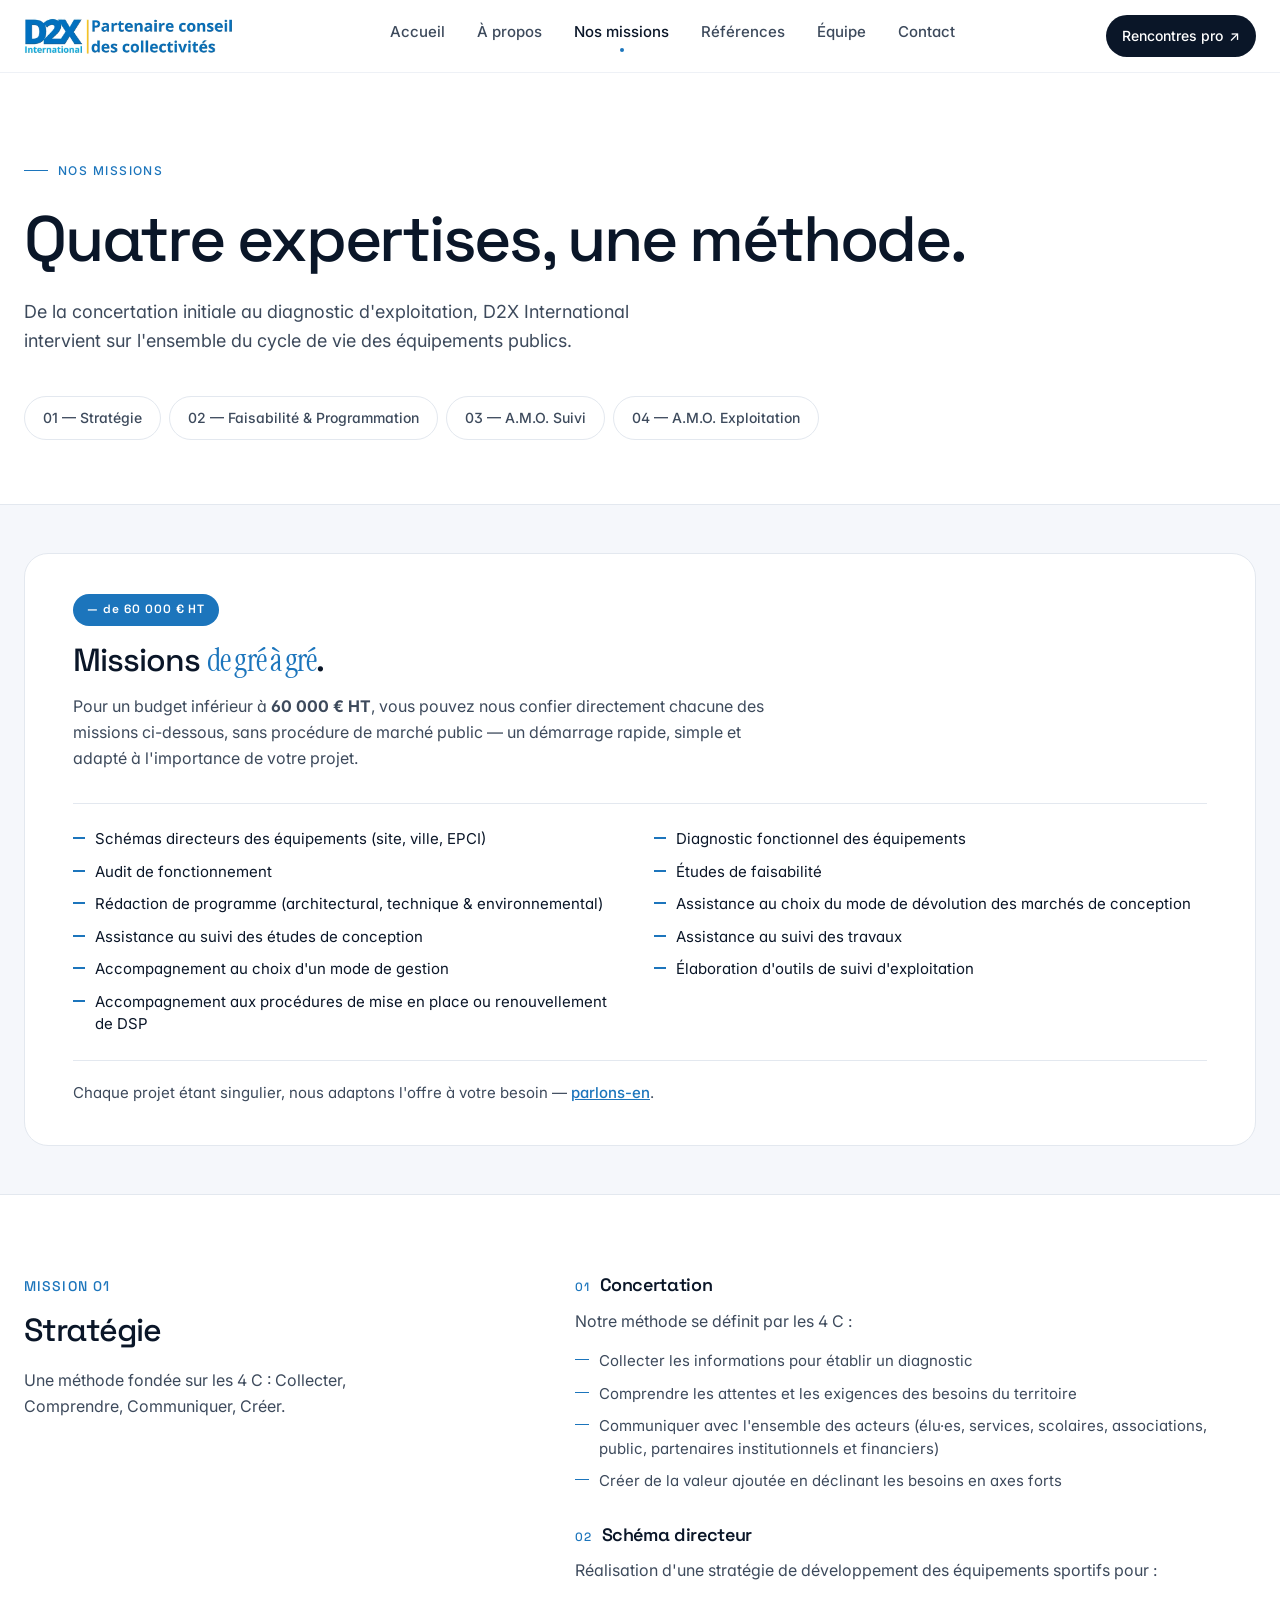
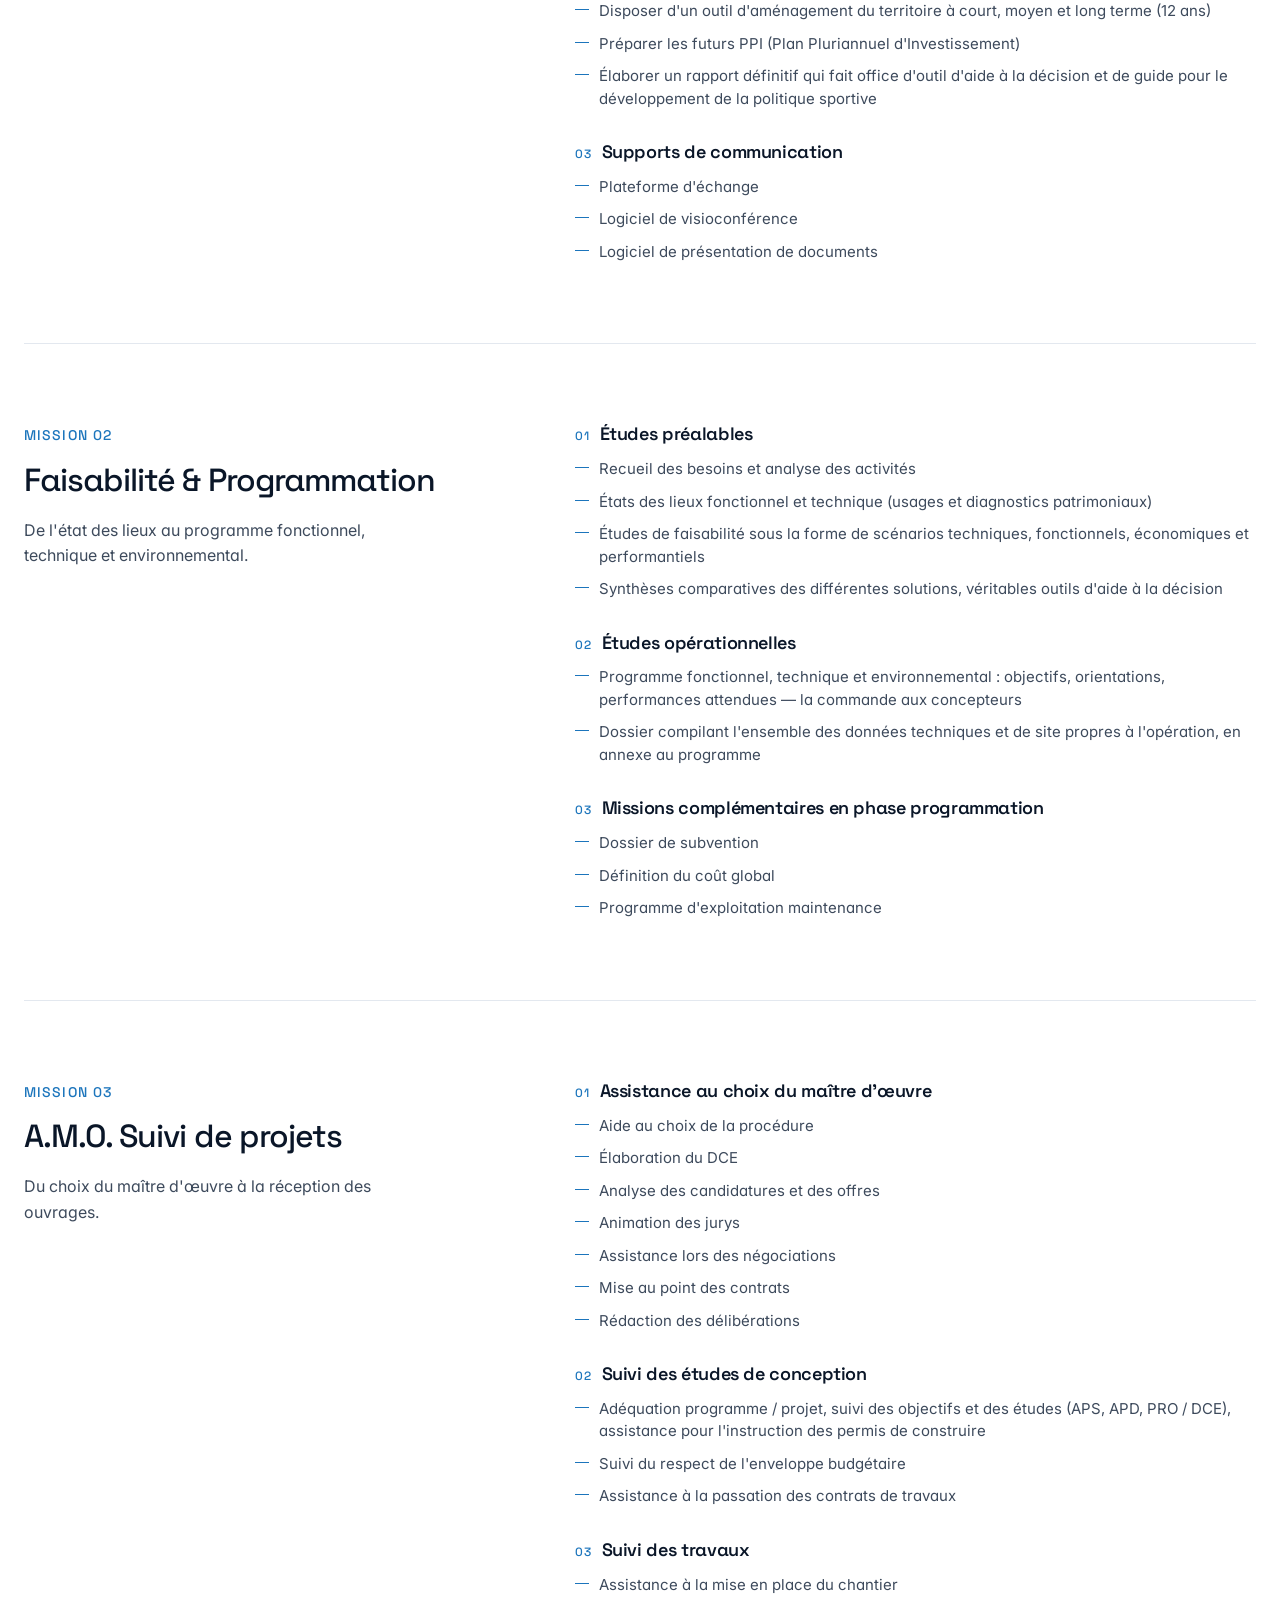
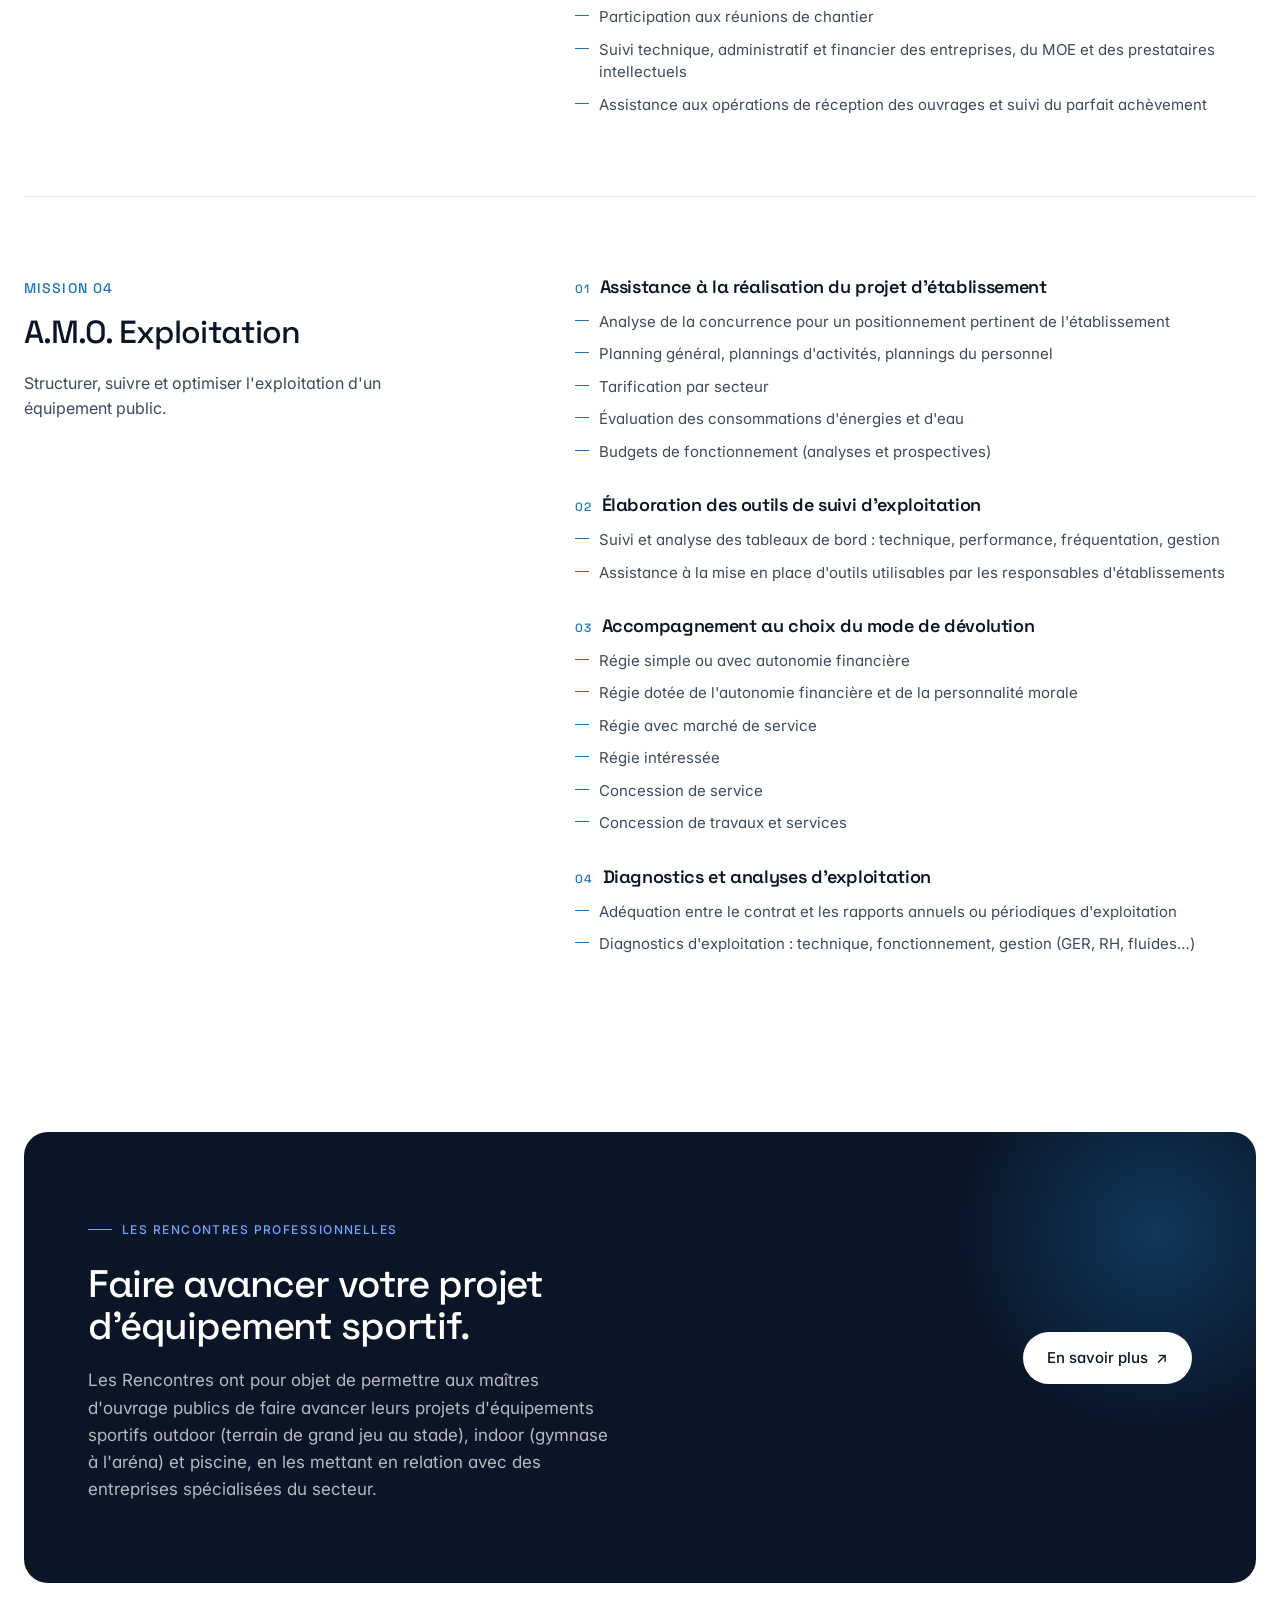
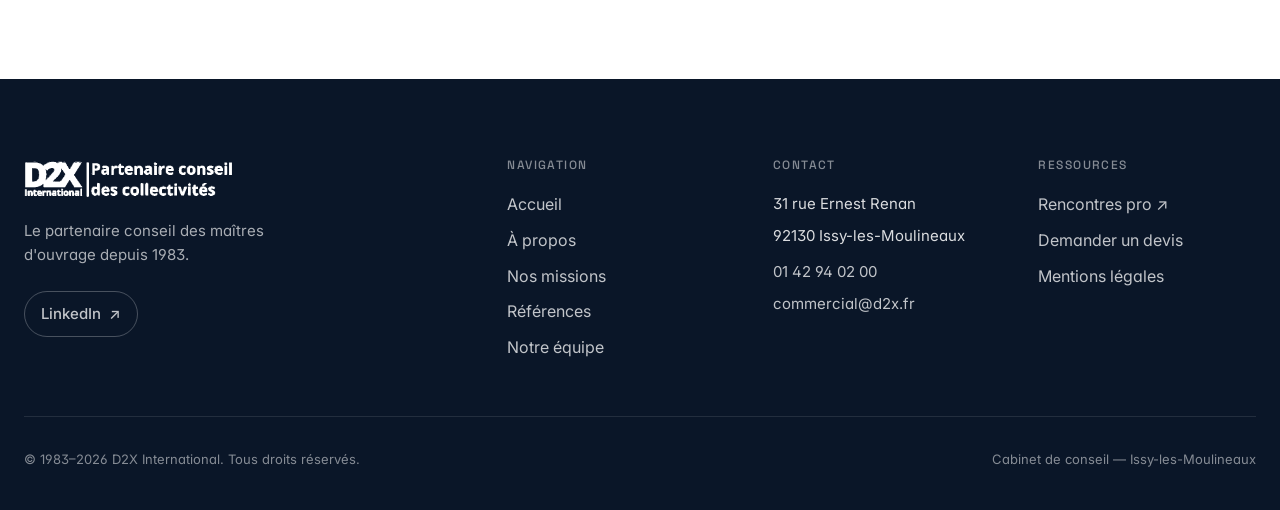
<file: missions.html>
<!DOCTYPE html>
<html lang="fr">
<head>
<meta charset="UTF-8" />
<meta name="viewport" content="width=device-width, initial-scale=1.0" />
<meta name="description" content="Quatre expertises au service du projet public : stratégie, faisabilité & programmation, AMO suivi de projets, AMO exploitation. De la concertation initiale au diagnostic d'exploitation." />
<meta name="keywords" content="stratégie, programmation, faisabilité, AMO suivi de projets, AMO exploitation, schéma directeur, mode de dévolution, concertation, équipements sportifs" />
<meta name="author" content="D2X International" />
<meta name="robots" content="index, follow" />
<link rel="canonical" href="https://www.d2x.fr/nos-missions" />
<link rel="icon" type="image/png" sizes="32x32" href="assets/favicon-32.png" />
<link rel="icon" type="image/png" sizes="256x256" href="assets/favicon.png" />
<link rel="apple-touch-icon" sizes="180x180" href="assets/apple-touch-icon.png" />
<title>Nos missions — D2X International | Stratégie, programmation, AMO</title>
<!-- Open Graph -->
<meta property="og:type" content="website" />
<meta property="og:site_name" content="D2X International" />
<meta property="og:locale" content="fr_FR" />
<meta property="og:url" content="https://www.d2x.fr/nos-missions" />
<meta property="og:title" content="Nos missions — D2X International | Stratégie, programmation, AMO" />
<meta property="og:description" content="Quatre expertises au service du projet public : stratégie, faisabilité & programmation, AMO suivi de projets, AMO exploitation. De la concertation initiale au diagnostic d'exploitation." />
<meta property="og:image" content="https://www.d2x.fr/assets/og/og-default.jpg" />
<meta property="og:image:type" content="image/jpeg" />
<meta property="og:image:width" content="1200" />
<meta property="og:image:height" content="630" />
<meta property="og:image:alt" content="D2X International — Centre aquatique" />
<!-- Twitter -->
<meta name="twitter:card" content="summary_large_image" />
<meta name="twitter:title" content="Nos missions — D2X International | Stratégie, programmation, AMO" />
<meta name="twitter:description" content="Quatre expertises au service du projet public : stratégie, faisabilité & programmation, AMO suivi de projets, AMO exploitation. De la concertation initiale au diagnostic d'exploitation." />
<meta name="twitter:image" content="https://www.d2x.fr/assets/og/og-default.jpg" />
<link rel="preconnect" href="https://fonts.googleapis.com" />
<link rel="preconnect" href="https://fonts.gstatic.com" crossorigin />
<link href="https://fonts.googleapis.com/css2?family=Inter:wght@400;500;600;700&family=Space+Grotesk:wght@400;500;600&family=Instrument+Serif&display=swap" rel="stylesheet" />
<style>
/* D2X International — Design system */

:root {
  --bg: #ffffff;
  --bg-soft: #f5f7fb;
  --bg-dark: #0a1628;
  --ink: #0a1628;
  --ink-soft: #3d4a5c;
  --muted: #6b7a90;
  --line: #e3e8ef;
  --line-soft: #eef1f6;
  --blue: #1c75bc;
  --blue-deep: #0e4f85;
  --blue-soft: #e3f0fa;
  --yellow: #f9b233;
  --accent: #00b8a9;
  --radius: 14px;
  --radius-sm: 8px;
  --radius-lg: 24px;
  --container: 1280px;
  --ease: cubic-bezier(0.22, 1, 0.36, 1);
}

* { box-sizing: border-box; margin: 0; padding: 0; }

html { scroll-behavior: smooth; }

body {
  font-family: 'Inter', -apple-system, BlinkMacSystemFont, 'Segoe UI', sans-serif;
  font-size: 16px;
  line-height: 1.6;
  color: var(--ink);
  background: var(--bg);
  -webkit-font-smoothing: antialiased;
  -moz-osx-font-smoothing: grayscale;
  font-feature-settings: 'ss01', 'cv11';
}

img { max-width: 100%; display: block; }
a { color: inherit; text-decoration: none; }
button { font-family: inherit; cursor: pointer; border: none; background: none; }

.container {
  width: 100%;
  max-width: var(--container);
  margin: 0 auto;
  padding: 0 24px;
}

/* Typography */
h1, h2, h3, h4 {
  font-family: 'Space Grotesk', 'Inter', sans-serif;
  letter-spacing: -0.02em;
  line-height: 1.1;
  font-weight: 600;
  color: var(--ink);
}

h1 { font-size: clamp(2.5rem, 5vw + 1rem, 5rem); font-weight: 500; letter-spacing: -0.035em; }
h2 { font-size: clamp(1.875rem, 3vw + 0.5rem, 3rem); font-weight: 500; letter-spacing: -0.03em; }
h3 { font-size: clamp(1.25rem, 1.5vw + 0.5rem, 1.75rem); font-weight: 600; }
h4 { font-size: 1.125rem; font-weight: 600; }

p { color: var(--ink-soft); }

.eyebrow {
  display: inline-flex;
  align-items: center;
  gap: 10px;
  font-size: 0.75rem;
  font-weight: 500;
  text-transform: uppercase;
  letter-spacing: 0.12em;
  color: var(--blue);
  margin-bottom: 24px;
}
.eyebrow::before {
  content: '';
  width: 24px;
  height: 1px;
  background: currentColor;
}

.lead {
  font-size: clamp(1.125rem, 1vw + 0.875rem, 1.375rem);
  line-height: 1.5;
  color: var(--ink-soft);
  max-width: 58ch;
}


.nav__logo-img {
  height: 40px;
  width: auto;
  display: block;
}
.footer__logo-img {
  height: 40px;
  width: auto;
  display: block;
  filter: brightness(0) invert(1);
  margin-bottom: 20px;
}

/* Ghost button used on dark backgrounds (e.g. CTA, footer) — keeps white text on hover */
.btn--ghost-light {
  background: transparent;
  color: #fff;
  border: 1px solid rgba(255, 255, 255, 0.25);
}
.btn--ghost-light:hover {
  background: rgba(255, 255, 255, 0.12);
  border-color: rgba(255, 255, 255, 0.6);
  color: #fff;
}

/* Navigation */
.nav {
  position: sticky;
  top: 0;
  z-index: 100;
  background: rgba(255, 255, 255, 0.8);
  backdrop-filter: saturate(180%) blur(20px);
  -webkit-backdrop-filter: saturate(180%) blur(20px);
  border-bottom: 1px solid var(--line-soft);
}

.nav__inner {
  display: flex;
  align-items: center;
  justify-content: space-between;
  height: 72px;
  max-width: var(--container);
  margin: 0 auto;
  padding: 0 24px;
}

.nav__logo {
  font-family: 'Space Grotesk', sans-serif;
  font-weight: 600;
  font-size: 1.125rem;
  letter-spacing: -0.02em;
  display: flex;
  align-items: center;
  gap: 10px;
}
.nav__logo-mark {
  display: inline-flex;
  align-items: center;
  justify-content: center;
  width: 32px;
  height: 32px;
  background: var(--ink);
  color: #fff;
  border-radius: 8px;
  font-weight: 700;
  font-size: 0.875rem;
  letter-spacing: 0;
}
.nav__logo-sub {
  font-size: 0.6875rem;
  color: var(--muted);
  font-weight: 400;
  letter-spacing: 0.08em;
  text-transform: uppercase;
}

.nav__links {
  display: flex;
  gap: 4px;
  list-style: none;
}
.nav__links a {
  display: inline-block;
  padding: 8px 14px;
  font-size: 0.9375rem;
  font-weight: 500;
  color: var(--ink-soft);
  border-radius: 8px;
  transition: all 0.2s var(--ease);
}
.nav__links a:hover { color: var(--ink); background: var(--bg-soft); }
.nav__links a.is-active { color: var(--ink); }
.nav__links a.is-active::after {
  content: '';
  display: block;
  width: 4px;
  height: 4px;
  background: var(--blue);
  border-radius: 50%;
  margin: 4px auto 0;
}

.nav__cta {
  display: inline-flex;
  align-items: center;
  gap: 6px;
  padding: 10px 16px;
  background: var(--ink);
  color: #fff;
  border-radius: 999px;
  font-size: 0.875rem;
  font-weight: 500;
  transition: all 0.2s var(--ease);
}
.nav__cta:hover { background: var(--blue); transform: translateY(-1px); }

.nav__burger {
  display: none;
  width: 40px;
  height: 40px;
  padding: 0;
  align-items: center;
  justify-content: center;
  border-radius: 8px;
}
.nav__burger span {
  display: block;
  width: 18px;
  height: 2px;
  background: var(--ink);
  position: relative;
}
.nav__burger span::before,
.nav__burger span::after {
  content: '';
  position: absolute;
  left: 0;
  width: 100%;
  height: 2px;
  background: var(--ink);
}
.nav__burger span::before { top: -6px; }
.nav__burger span::after { top: 6px; }

@media (max-width: 960px) {
  .nav__links, .nav__cta { display: none; }
  .nav__burger { display: inline-flex; }
  .nav.is-open .nav__mobile { display: flex; }
}

.nav__mobile {
  display: none;
  flex-direction: column;
  padding: 12px 24px 24px;
  border-top: 1px solid var(--line-soft);
  gap: 2px;
}
.nav__mobile a {
  padding: 12px 0;
  font-size: 1rem;
  font-weight: 500;
  border-bottom: 1px solid var(--line-soft);
}
.nav__mobile a:last-child { border-bottom: none; }

/* Sections */
section { padding: 96px 0; }
@media (max-width: 768px) { section { padding: 64px 0; } }

.section-header {
  display: flex;
  align-items: flex-end;
  justify-content: space-between;
  gap: 40px;
  margin-bottom: 56px;
  flex-wrap: wrap;
}
.section-header__text { max-width: 640px; }

/* Buttons */
.btn {
  display: inline-flex;
  align-items: center;
  gap: 8px;
  padding: 14px 24px;
  border-radius: 999px;
  font-size: 0.9375rem;
  font-weight: 500;
  transition: all 0.2s var(--ease);
  white-space: nowrap;
}
.btn--primary { background: var(--ink); color: #fff; }
.btn--primary:hover { background: var(--blue); transform: translateY(-2px); box-shadow: 0 10px 30px rgba(28, 117, 188, 0.3); }
.btn--ghost { background: transparent; color: var(--ink); border: 1px solid var(--line); }
.btn--ghost:hover { background: var(--bg-soft); border-color: var(--ink); }
.btn--blue { background: var(--blue); color: #fff; }
.btn--blue:hover { background: var(--blue-deep); }

.arrow {
  display: inline-block;
  transition: transform 0.25s var(--ease);
}
.btn:hover .arrow { transform: translateX(4px); }

/* Hero */
.hero {
  position: relative;
  padding: 96px 0 120px;
  overflow: hidden;
}
.hero__grid {
  display: grid;
  grid-template-columns: 1.2fr 1fr;
  gap: 80px;
  align-items: center;
}
.hero__title {
  font-size: clamp(2.75rem, 5.5vw, 5.5rem);
  line-height: 0.98;
  letter-spacing: -0.04em;
  font-weight: 500;
  margin-bottom: 32px;
}
.hero__title em {
  font-style: normal;
  color: var(--blue);
  font-family: 'Instrument Serif', Georgia, serif;
  font-weight: 400;
  letter-spacing: -0.02em;
}
.hero__desc {
  font-size: 1.125rem;
  line-height: 1.6;
  color: var(--ink-soft);
  max-width: 54ch;
  margin-bottom: 40px;
}
.hero__ctas { display: flex; gap: 12px; flex-wrap: wrap; }

.hero__side {
  display: flex;
  flex-direction: column;
  gap: 20px;
}
.hero__stat {
  padding: 28px;
  background: var(--bg-soft);
  border-radius: var(--radius);
  border: 1px solid var(--line-soft);
}
.hero__stat-num {
  font-family: 'Space Grotesk', sans-serif;
  font-size: clamp(2.5rem, 4vw, 3.5rem);
  line-height: 1;
  font-weight: 500;
  letter-spacing: -0.03em;
  color: var(--ink);
  margin-bottom: 8px;
}
.hero__stat-num sup { font-size: 0.5em; color: var(--blue); margin-left: 4px; }
.hero__stat-label { font-size: 0.9375rem; color: var(--muted); }

@media (max-width: 900px) {
  .hero__grid { grid-template-columns: 1fr; gap: 48px; }
  .hero { padding: 48px 0 80px; }
}

/* Grid / cards */
.grid {
  display: grid;
  grid-template-columns: repeat(auto-fit, minmax(260px, 1fr));
  gap: 20px;
}
.grid--2 { grid-template-columns: repeat(2, 1fr); }
.grid--4 { grid-template-columns: repeat(4, 1fr); }
@media (max-width: 900px) { .grid--4 { grid-template-columns: repeat(2, 1fr); } }
@media (max-width: 600px) { .grid--2, .grid--4 { grid-template-columns: 1fr; } }

.card {
  position: relative;
  padding: 32px;
  background: var(--bg);
  border: 1px solid var(--line);
  border-radius: var(--radius);
  transition: all 0.3s var(--ease);
  display: flex;
  flex-direction: column;
  gap: 16px;
}
.card:hover {
  transform: translateY(-4px);
  border-color: var(--ink);
  box-shadow: 0 20px 50px rgba(10, 22, 40, 0.08);
}
.card__num {
  font-family: 'Space Grotesk', sans-serif;
  font-size: 0.75rem;
  font-weight: 600;
  color: var(--muted);
  letter-spacing: 0.08em;
}
.card__title { font-size: 1.25rem; font-weight: 600; }
.card__desc { font-size: 0.9375rem; color: var(--ink-soft); line-height: 1.55; }
.card__link {
  display: inline-flex;
  align-items: center;
  gap: 6px;
  margin-top: auto;
  padding-top: 8px;
  font-size: 0.875rem;
  font-weight: 500;
  color: var(--blue);
}

.card--mission { padding: 40px 32px; }
.card--mission .card__icon {
  width: 48px;
  height: 48px;
  border-radius: 10px;
  background: var(--blue-soft);
  color: var(--blue);
  display: inline-flex;
  align-items: center;
  justify-content: center;
  margin-bottom: 8px;
}

/* Stats band */
.stats {
  padding: 64px 0;
  background: var(--bg-dark);
  color: #fff;
}
.stats__grid {
  display: grid;
  grid-template-columns: repeat(4, 1fr);
  gap: 40px;
}
.stats__item { }
.stats__num {
  font-family: 'Space Grotesk', sans-serif;
  font-size: clamp(2.5rem, 4vw, 3.5rem);
  font-weight: 500;
  letter-spacing: -0.03em;
  line-height: 1;
  color: #fff;
  margin-bottom: 8px;
}
.stats__num sup { font-size: 0.5em; color: #7aa3ff; }
.stats__label {
  font-size: 0.9375rem;
  color: rgba(255, 255, 255, 0.6);
}
@media (max-width: 768px) { .stats__grid { grid-template-columns: repeat(2, 1fr); gap: 32px; } }

/* Timeline */
.timeline {
  position: relative;
  padding-left: 40px;
}
.timeline::before {
  content: '';
  position: absolute;
  left: 14px;
  top: 12px;
  bottom: 12px;
  width: 1px;
  background: var(--line);
}
.timeline__item {
  position: relative;
  padding-bottom: 48px;
}
.timeline__item:last-child { padding-bottom: 0; }
.timeline__item::before {
  content: '';
  position: absolute;
  left: -32px;
  top: 4px;
  width: 13px;
  height: 13px;
  background: var(--bg);
  border: 2px solid var(--blue);
  border-radius: 50%;
}
.timeline__year {
  font-family: 'Space Grotesk', sans-serif;
  font-size: 1.5rem;
  font-weight: 500;
  color: var(--blue);
  letter-spacing: -0.02em;
  margin-bottom: 6px;
}
.timeline__title { font-size: 1.125rem; font-weight: 600; margin-bottom: 6px; }
.timeline__desc { font-size: 0.9375rem; color: var(--ink-soft); }

/* Reference card */
.ref-card {
  position: relative;
  background: var(--bg);
  border: 1px solid var(--line);
  border-radius: var(--radius);
  padding: 28px;
  transition: all 0.3s var(--ease);
  display: flex;
  flex-direction: column;
  gap: 16px;
}
.ref-card:hover { border-color: var(--ink); transform: translateY(-3px); box-shadow: 0 16px 40px rgba(10, 22, 40, 0.06); }
.ref-card__head {
  display: flex;
  align-items: flex-start;
  justify-content: space-between;
  gap: 16px;
}
.ref-card__loc {
  font-size: 0.8125rem;
  color: var(--muted);
  font-weight: 500;
}
.ref-card__name { font-size: 1.25rem; font-weight: 600; line-height: 1.2; }
.ref-card__budget {
  font-family: 'Space Grotesk', sans-serif;
  font-weight: 500;
  font-size: 0.875rem;
  padding: 6px 10px;
  background: var(--blue-soft);
  color: var(--blue);
  border-radius: 999px;
  white-space: nowrap;
}
.ref-card__meta {
  display: grid;
  gap: 8px;
  border-top: 1px solid var(--line-soft);
  padding-top: 16px;
}
.ref-card__meta-row {
  display: grid;
  grid-template-columns: 110px 1fr;
  font-size: 0.8125rem;
  gap: 12px;
}
.ref-card__meta-key { color: var(--muted); }
.ref-card__meta-val { color: var(--ink); font-weight: 500; }
.ref-card__tags {
  display: flex;
  flex-wrap: wrap;
  gap: 6px;
}
.ref-card__tag {
  font-size: 0.75rem;
  padding: 4px 10px;
  background: var(--bg-soft);
  color: var(--ink-soft);
  border-radius: 999px;
  font-weight: 500;
}

/* Category chips / tabs */
.chips {
  display: flex;
  flex-wrap: wrap;
  gap: 8px;
  margin-bottom: 40px;
}
.chip {
  padding: 10px 18px;
  background: var(--bg);
  border: 1px solid var(--line);
  border-radius: 999px;
  font-size: 0.875rem;
  font-weight: 500;
  color: var(--ink-soft);
  cursor: pointer;
  transition: all 0.2s var(--ease);
}
.chip:hover { border-color: var(--ink); color: var(--ink); }
.chip.is-active { background: var(--ink); color: #fff; border-color: var(--ink); }

/* Team grid */
.team-grid {
  display: grid;
  grid-template-columns: repeat(auto-fill, minmax(240px, 1fr));
  gap: 12px;
}
.team-card {
  background: var(--bg-soft);
  border-radius: var(--radius);
  padding: 28px 24px;
  transition: all 0.3s var(--ease);
  border: 1px solid transparent;
}
.team-card:hover { background: var(--bg); border-color: var(--line); transform: translateY(-3px); }
.team-card__avatar {
  width: 56px;
  height: 56px;
  border-radius: 50%;
  background: linear-gradient(135deg, var(--blue), var(--blue-deep));
  color: #fff;
  display: inline-flex;
  align-items: center;
  justify-content: center;
  font-family: 'Space Grotesk', sans-serif;
  font-weight: 500;
  font-size: 1.125rem;
  margin-bottom: 16px;
  letter-spacing: 0;
}
.team-card__name {
  font-size: 1.0625rem;
  font-weight: 600;
  margin-bottom: 4px;
  line-height: 1.2;
}
.team-card__role {
  font-size: 0.875rem;
  color: var(--ink-soft);
  line-height: 1.45;
}

/* Mission detail blocks */
.mission {
  display: grid;
  grid-template-columns: 1fr 1.4fr;
  gap: 64px;
  padding: 80px 0;
  border-top: 1px solid var(--line);
}
.mission:first-of-type { border-top: none; }
.mission__aside {
  position: sticky;
  top: 100px;
  align-self: start;
}
.mission__num {
  font-family: 'Space Grotesk', sans-serif;
  font-size: 0.875rem;
  font-weight: 500;
  color: var(--blue);
  letter-spacing: 0.08em;
  margin-bottom: 16px;
}
.mission__title { font-size: clamp(1.75rem, 2.5vw, 2.5rem); margin-bottom: 20px; }
.mission__kicker { font-size: 1rem; color: var(--ink-soft); max-width: 40ch; }

.mission__blocks { display: grid; gap: 32px; }
.mission__block h3 {
  font-size: 1.125rem;
  margin-bottom: 14px;
  display: flex;
  align-items: baseline;
  gap: 10px;
}
.mission__block h3::before {
  content: counter(block-counter, decimal-leading-zero);
  counter-increment: block-counter;
  font-family: 'Space Grotesk', sans-serif;
  font-size: 0.75rem;
  color: var(--blue);
  font-weight: 500;
  letter-spacing: 0.08em;
}
.mission__blocks { counter-reset: block-counter; }
.mission__block ul {
  list-style: none;
  display: grid;
  gap: 10px;
}
.mission__block li {
  position: relative;
  padding-left: 24px;
  font-size: 0.9375rem;
  color: var(--ink-soft);
  line-height: 1.5;
}
.mission__block li::before {
  content: '';
  position: absolute;
  left: 0;
  top: 9px;
  width: 14px;
  height: 1px;
  background: var(--blue);
}

@media (max-width: 900px) {
  .mission { grid-template-columns: 1fr; gap: 40px; padding: 56px 0; }
  .mission__aside { position: static; }
}

/* CTA band */
.cta {
  padding: 96px 0;
}
.cta__box {
  background: var(--bg-dark);
  color: #fff;
  border-radius: var(--radius-lg);
  padding: 80px 64px;
  display: grid;
  grid-template-columns: 1.5fr 1fr;
  align-items: center;
  gap: 48px;
  position: relative;
  overflow: hidden;
}
.cta__box::before {
  content: '';
  position: absolute;
  right: -100px;
  top: -100px;
  width: 400px;
  height: 400px;
  background: radial-gradient(circle, rgba(28, 117, 188, 0.35), transparent 70%);
  pointer-events: none;
}
.cta h2 { color: #fff; font-size: clamp(2rem, 3vw, 3rem); margin-bottom: 20px; }
.cta p { color: rgba(255, 255, 255, 0.7); font-size: 1.0625rem; max-width: 48ch; }
.cta .btn--primary { background: #fff; color: var(--ink); position: relative; z-index: 1; }
.cta .btn--primary:hover { background: var(--blue); color: #fff; }
.cta__actions { display: flex; gap: 12px; flex-wrap: wrap; position: relative; z-index: 1; justify-self: end; }

@media (max-width: 900px) {
  .cta__box { grid-template-columns: 1fr; padding: 48px 32px; gap: 32px; }
  .cta__actions { justify-self: start; }
}

/* Footer */
.footer {
  padding: 80px 0 40px;
  background: var(--bg-dark);
  color: #fff;
}
.footer a { color: rgba(255, 255, 255, 0.75); transition: color 0.2s var(--ease); }
.footer a:hover { color: #fff; }
.footer__grid {
  display: grid;
  grid-template-columns: 2fr 1fr 1fr 1fr;
  gap: 48px;
  margin-bottom: 56px;
}
.footer h4 {
  color: rgba(255, 255, 255, 0.5);
  font-size: 0.75rem;
  font-weight: 500;
  text-transform: uppercase;
  letter-spacing: 0.12em;
  margin-bottom: 20px;
}
.footer ul { list-style: none; display: grid; gap: 10px; }
.footer__logo {
  font-family: 'Space Grotesk', sans-serif;
  font-size: 1.5rem;
  font-weight: 500;
  letter-spacing: -0.02em;
  margin-bottom: 16px;
  color: #fff;
}
.footer__tagline {
  color: rgba(255, 255, 255, 0.65);
  font-size: 0.9375rem;
  max-width: 32ch;
  margin-bottom: 24px;
}
.footer__contact-line {
  display: block;
  color: rgba(255, 255, 255, 0.85);
  font-size: 0.9375rem;
  margin-bottom: 8px;
}
.footer__bottom {
  padding-top: 32px;
  border-top: 1px solid rgba(255, 255, 255, 0.1);
  display: flex;
  justify-content: space-between;
  align-items: center;
  gap: 16px;
  flex-wrap: wrap;
  font-size: 0.8125rem;
  color: rgba(255, 255, 255, 0.5);
}
@media (max-width: 800px) { .footer__grid { grid-template-columns: 1fr 1fr; } }
@media (max-width: 500px) { .footer__grid { grid-template-columns: 1fr; } }

/* Page header (for inner pages) */
.page-header {
  padding: 80px 0 64px;
  border-bottom: 1px solid var(--line);
}
.page-header h1 {
  font-size: clamp(2.5rem, 5vw, 4.5rem);
  margin-bottom: 24px;
}
.page-header p {
  font-size: 1.125rem;
  max-width: 60ch;
  color: var(--ink-soft);
}

/* Two col content */
.two-col {
  display: grid;
  grid-template-columns: 1fr 1.5fr;
  gap: 80px;
}
@media (max-width: 900px) { .two-col { grid-template-columns: 1fr; gap: 32px; } }

/* Value cards */
.value {
  padding: 40px;
  background: var(--bg);
  border: 1px solid var(--line);
  border-radius: var(--radius);
}
.value__icon {
  width: 44px;
  height: 44px;
  background: var(--blue-soft);
  color: var(--blue);
  border-radius: 10px;
  display: inline-flex;
  align-items: center;
  justify-content: center;
  margin-bottom: 20px;
}
.value h3 { margin-bottom: 12px; }
.value p { margin-bottom: 16px; }
.value ul { list-style: none; display: grid; gap: 8px; }
.value li {
  position: relative;
  padding-left: 20px;
  font-size: 0.9375rem;
  color: var(--ink-soft);
}
.value li::before {
  content: '✓';
  position: absolute;
  left: 0;
  top: 0;
  color: var(--blue);
  font-weight: 600;
}

/* Form */
.form {
  display: grid;
  gap: 20px;
  max-width: 560px;
}
.form label {
  display: block;
  font-size: 0.8125rem;
  font-weight: 500;
  color: var(--ink);
  margin-bottom: 8px;
  text-transform: uppercase;
  letter-spacing: 0.06em;
}
.form input,
.form textarea {
  width: 100%;
  padding: 14px 16px;
  background: var(--bg);
  border: 1px solid var(--line);
  border-radius: var(--radius-sm);
  font-family: inherit;
  font-size: 1rem;
  color: var(--ink);
  transition: all 0.2s var(--ease);
}
.form input:focus,
.form textarea:focus {
  outline: none;
  border-color: var(--blue);
  box-shadow: 0 0 0 4px rgba(28, 117, 188, 0.12);
}
.form textarea { resize: vertical; min-height: 140px; }

/* Contact info card */
.contact-card {
  background: var(--bg-soft);
  border-radius: var(--radius);
  padding: 32px;
  display: grid;
  gap: 24px;
}
.contact-card__item {
  display: grid;
  gap: 4px;
}
.contact-card__label {
  font-size: 0.75rem;
  text-transform: uppercase;
  letter-spacing: 0.1em;
  color: var(--muted);
  font-weight: 500;
}
.contact-card__value { font-size: 1.0625rem; font-weight: 500; color: var(--ink); }

/* Utility */
.sr-only {
  position: absolute;
  width: 1px; height: 1px;
  padding: 0; margin: -1px;
  overflow: hidden;
  clip: rect(0, 0, 0, 0);
  white-space: nowrap;
  border: 0;
}

/* Reveal animation */
@media (prefers-reduced-motion: no-preference) {
  .reveal {
    opacity: 0;
    transform: translateY(16px);
    animation: reveal 0.8s var(--ease) forwards;
  }
  .reveal[data-delay="1"] { animation-delay: 0.1s; }
  .reveal[data-delay="2"] { animation-delay: 0.2s; }
  .reveal[data-delay="3"] { animation-delay: 0.3s; }
  .reveal[data-delay="4"] { animation-delay: 0.4s; }
}
@keyframes reveal { to { opacity: 1; transform: translateY(0); } }

</style>
</head>
<body>

<header class="nav">
  <div class="nav__inner">
    <a href="index.html" class="nav__logo" aria-label="D2X International — accueil">
      <img src="assets/logo.png" alt="D2X International" class="nav__logo-img" />
    </a>
    <nav>
      <ul class="nav__links">
        <li><a href="index.html">Accueil</a></li>
        <li><a href="a-propos.html">À propos</a></li>
        <li><a href="missions.html" class="is-active">Nos missions</a></li>
        <li><a href="references.html">Références</a></li>
        <li><a href="equipe.html">Équipe</a></li>
        <li><a href="contact.html">Contact</a></li>
      </ul>
    </nav>
    <a href="https://www.rencontresd2x.com/" target="_blank" rel="noopener" class="nav__cta">Rencontres pro <span class="arrow">↗</span></a>
    <button class="nav__burger" aria-label="Menu" onclick="document.querySelector('.nav').classList.toggle('is-open')"><span></span></button>
  </div>
  <div class="nav__mobile">
    <a href="index.html">Accueil</a>
    <a href="a-propos.html">À propos</a>
    <a href="missions.html">Nos missions</a>
    <a href="references.html">Références</a>
    <a href="equipe.html">Équipe</a>
    <a href="contact.html">Contact</a>
    <a href="https://www.rencontresd2x.com/" target="_blank" rel="noopener">Les Rencontres Professionnelles ↗</a>
  </div>
</header>

<main>

  <section class="page-header">
    <div class="container">
      <span class="eyebrow">Nos missions</span>
      <h1>Quatre expertises, une méthode.</h1>
      <p>De la concertation initiale au diagnostic d'exploitation, D2X International intervient sur l'ensemble du cycle de vie des équipements publics.</p>

      <div class="chips" style="margin-top:40px; margin-bottom:0;">
        <a href="#strategie" class="chip">01 — Stratégie</a>
        <a href="#programmation" class="chip">02 — Faisabilité &amp; Programmation</a>
        <a href="#amo-suivi" class="chip">03 — A.M.O. Suivi</a>
        <a href="#amo-exploitation" class="chip">04 — A.M.O. Exploitation</a>
      </div>
    </div>
  </section>

  <!-- ENCART GRÉ À GRÉ -->
  <section style="padding:48px 0; background:var(--bg-soft); border-bottom:1px solid var(--line);">
    <div class="container">
      <div class="grex">
        <div class="grex__head">
          <span class="grex__badge">— de 60 000 € HT</span>
          <h2 class="grex__title">Missions <em>de gré à gré</em>.</h2>
          <p class="grex__lead">Pour un budget inférieur à <strong>60 000 € HT</strong>, vous pouvez nous confier directement chacune des missions ci-dessous, sans procédure de marché public — un démarrage rapide, simple et adapté à l'importance de votre projet.</p>
        </div>
        <ul class="grex__grid">
          <li>Schémas directeurs des équipements (site, ville, EPCI)</li>
          <li>Diagnostic fonctionnel des équipements</li>
          <li>Audit de fonctionnement</li>
          <li>Études de faisabilité</li>
          <li>Rédaction de programme (architectural, technique &amp; environnemental)</li>
          <li>Assistance au choix du mode de dévolution des marchés de conception</li>
          <li>Assistance au suivi des études de conception</li>
          <li>Assistance au suivi des travaux</li>
          <li>Accompagnement au choix d'un mode de gestion</li>
          <li>Élaboration d'outils de suivi d'exploitation</li>
          <li>Accompagnement aux procédures de mise en place ou renouvellement de DSP</li>
        </ul>
        <p class="grex__foot">Chaque projet étant singulier, nous adaptons l'offre à votre besoin — <a href="contact.html">parlons-en</a>.</p>
      </div>
    </div>
  </section>

  <style>
    .grex {
      background: var(--bg);
      border: 1px solid var(--line);
      border-radius: var(--radius-lg);
      padding: 40px 48px;
    }
    .grex__head { max-width: 720px; margin-bottom: 32px; }
    .grex__badge {
      display: inline-block;
      padding: 6px 14px;
      background: var(--blue);
      color: #fff;
      font-family: 'Space Grotesk', sans-serif;
      font-size: 0.75rem;
      font-weight: 600;
      letter-spacing: 0.08em;
      border-radius: 999px;
      margin-bottom: 16px;
    }
    .grex__title {
      font-size: clamp(1.5rem, 2.5vw, 2.25rem);
      line-height: 1.15;
      margin-bottom: 16px;
    }
    .grex__title em {
      font-style: normal;
      color: var(--blue);
      font-family: 'Instrument Serif', Georgia, serif;
      font-weight: 400;
    }
    .grex__lead { font-size: 1rem; line-height: 1.6; color: var(--ink-soft); }
    .grex__grid {
      display: grid;
      grid-template-columns: repeat(2, 1fr);
      gap: 10px 28px;
      list-style: none;
      padding: 24px 0;
      border-top: 1px solid var(--line);
      border-bottom: 1px solid var(--line);
      margin-bottom: 20px;
    }
    .grex__grid li {
      position: relative;
      padding-left: 22px;
      font-size: 0.9375rem;
      line-height: 1.5;
      color: var(--ink);
    }
    .grex__grid li::before {
      content: '';
      position: absolute;
      left: 0;
      top: 9px;
      width: 12px;
      height: 2px;
      background: var(--blue);
    }
    .grex__foot { font-size: 0.9375rem; color: var(--ink-soft); }
    .grex__foot a { color: var(--blue); font-weight: 500; text-decoration: underline; }
    @media (max-width: 700px) {
      .grex { padding: 28px 24px; }
      .grex__grid { grid-template-columns: 1fr; }
    }
  </style>

  <div class="container">

    <!-- MISSION 1 : STRATÉGIE -->
    <section id="strategie" class="mission">
      <aside class="mission__aside">
        <div class="mission__num">MISSION 01</div>
        <h2 class="mission__title">Stratégie</h2>
        <p class="mission__kicker">Une méthode fondée sur les 4 C : Collecter, Comprendre, Communiquer, Créer.</p>
      </aside>
      <div class="mission__blocks">
        <div class="mission__block">
          <h3>Concertation</h3>
          <p style="margin-bottom:16px; color:var(--ink-soft);">Notre méthode se définit par les 4 C :</p>
          <ul>
            <li>Collecter les informations pour établir un diagnostic</li>
            <li>Comprendre les attentes et les exigences des besoins du territoire</li>
            <li>Communiquer avec l'ensemble des acteurs (élu·es, services, scolaires, associations, public, partenaires institutionnels et financiers)</li>
            <li>Créer de la valeur ajoutée en déclinant les besoins en axes forts</li>
          </ul>
        </div>
        <div class="mission__block">
          <h3>Schéma directeur</h3>
          <p style="margin-bottom:16px; color:var(--ink-soft);">Réalisation d'une stratégie de développement des équipements sportifs pour :</p>
          <ul>
            <li>Disposer d'un outil d'aménagement du territoire à court, moyen et long terme (12 ans)</li>
            <li>Préparer les futurs PPI (Plan Pluriannuel d'Investissement)</li>
            <li>Élaborer un rapport définitif qui fait office d'outil d'aide à la décision et de guide pour le développement de la politique sportive</li>
          </ul>
        </div>
        <div class="mission__block">
          <h3>Supports de communication</h3>
          <ul>
            <li>Plateforme d'échange</li>
            <li>Logiciel de visioconférence</li>
            <li>Logiciel de présentation de documents</li>
          </ul>
        </div>
      </div>
    </section>

    <!-- MISSION 2 : PROGRAMMATION -->
    <section id="programmation" class="mission">
      <aside class="mission__aside">
        <div class="mission__num">MISSION 02</div>
        <h2 class="mission__title">Faisabilité &amp; Programmation</h2>
        <p class="mission__kicker">De l'état des lieux au programme fonctionnel, technique et environnemental.</p>
      </aside>
      <div class="mission__blocks">
        <div class="mission__block">
          <h3>Études préalables</h3>
          <ul>
            <li>Recueil des besoins et analyse des activités</li>
            <li>États des lieux fonctionnel et technique (usages et diagnostics patrimoniaux)</li>
            <li>Études de faisabilité sous la forme de scénarios techniques, fonctionnels, économiques et performantiels</li>
            <li>Synthèses comparatives des différentes solutions, véritables outils d'aide à la décision</li>
          </ul>
        </div>
        <div class="mission__block">
          <h3>Études opérationnelles</h3>
          <ul>
            <li>Programme fonctionnel, technique et environnemental : objectifs, orientations, performances attendues — la commande aux concepteurs</li>
            <li>Dossier compilant l'ensemble des données techniques et de site propres à l'opération, en annexe au programme</li>
          </ul>
        </div>
        <div class="mission__block">
          <h3>Missions complémentaires en phase programmation</h3>
          <ul>
            <li>Dossier de subvention</li>
            <li>Définition du coût global</li>
            <li>Programme d'exploitation maintenance</li>
          </ul>
        </div>
      </div>
    </section>

    <!-- MISSION 3 : AMO SUIVI -->
    <section id="amo-suivi" class="mission">
      <aside class="mission__aside">
        <div class="mission__num">MISSION 03</div>
        <h2 class="mission__title">A.M.O. Suivi de projets</h2>
        <p class="mission__kicker">Du choix du maître d'œuvre à la réception des ouvrages.</p>
      </aside>
      <div class="mission__blocks">
        <div class="mission__block">
          <h3>Assistance au choix du maître d'œuvre</h3>
          <ul>
            <li>Aide au choix de la procédure</li>
            <li>Élaboration du DCE</li>
            <li>Analyse des candidatures et des offres</li>
            <li>Animation des jurys</li>
            <li>Assistance lors des négociations</li>
            <li>Mise au point des contrats</li>
            <li>Rédaction des délibérations</li>
          </ul>
        </div>
        <div class="mission__block">
          <h3>Suivi des études de conception</h3>
          <ul>
            <li>Adéquation programme / projet, suivi des objectifs et des études (APS, APD, PRO / DCE), assistance pour l'instruction des permis de construire</li>
            <li>Suivi du respect de l'enveloppe budgétaire</li>
            <li>Assistance à la passation des contrats de travaux</li>
          </ul>
        </div>
        <div class="mission__block">
          <h3>Suivi des travaux</h3>
          <ul>
            <li>Assistance à la mise en place du chantier</li>
            <li>Participation aux réunions de chantier</li>
            <li>Suivi technique, administratif et financier des entreprises, du MOE et des prestataires intellectuels</li>
            <li>Assistance aux opérations de réception des ouvrages et suivi du parfait achèvement</li>
          </ul>
        </div>
      </div>
    </section>

    <!-- MISSION 4 : AMO EXPLOITATION -->
    <section id="amo-exploitation" class="mission">
      <aside class="mission__aside">
        <div class="mission__num">MISSION 04</div>
        <h2 class="mission__title">A.M.O. Exploitation</h2>
        <p class="mission__kicker">Structurer, suivre et optimiser l'exploitation d'un équipement public.</p>
      </aside>
      <div class="mission__blocks">
        <div class="mission__block">
          <h3>Assistance à la réalisation du projet d'établissement</h3>
          <ul>
            <li>Analyse de la concurrence pour un positionnement pertinent de l'établissement</li>
            <li>Planning général, plannings d'activités, plannings du personnel</li>
            <li>Tarification par secteur</li>
            <li>Évaluation des consommations d'énergies et d'eau</li>
            <li>Budgets de fonctionnement (analyses et prospectives)</li>
          </ul>
        </div>
        <div class="mission__block">
          <h3>Élaboration des outils de suivi d'exploitation</h3>
          <ul>
            <li>Suivi et analyse des tableaux de bord : technique, performance, fréquentation, gestion</li>
            <li>Assistance à la mise en place d'outils utilisables par les responsables d'établissements</li>
          </ul>
        </div>
        <div class="mission__block">
          <h3>Accompagnement au choix du mode de dévolution</h3>
          <ul>
            <li>Régie simple ou avec autonomie financière</li>
            <li>Régie dotée de l'autonomie financière et de la personnalité morale</li>
            <li>Régie avec marché de service</li>
            <li>Régie intéressée</li>
            <li>Concession de service</li>
            <li>Concession de travaux et services</li>
          </ul>
        </div>
        <div class="mission__block">
          <h3>Diagnostics et analyses d'exploitation</h3>
          <ul>
            <li>Adéquation entre le contrat et les rapports annuels ou périodiques d'exploitation</li>
            <li>Diagnostics d'exploitation : technique, fonctionnement, gestion (GER, RH, fluides…)</li>
          </ul>
        </div>
      </div>
    </section>

  </div>

  <!-- RENCONTRES CTA -->
  <section class="cta">
    <div class="container">
      <div class="cta__box">
        <div>
          <span class="eyebrow" style="color:#7aa3ff">Les Rencontres Professionnelles</span>
          <h2>Faire avancer votre projet d'équipement sportif.</h2>
          <p>Les Rencontres ont pour objet de permettre aux maîtres d'ouvrage publics de faire avancer leurs projets d'équipements sportifs outdoor (terrain de grand jeu au stade), indoor (gymnase à l'aréna) et piscine, en les mettant en relation avec des entreprises spécialisées du secteur.</p>
        </div>
        <div class="cta__actions">
          <a href="https://www.rencontresd2x.com/" target="_blank" rel="noopener" class="btn btn--primary">En savoir plus <span class="arrow">↗</span></a>
        </div>
      </div>
    </div>
  </section>

</main>

<footer class="footer">
  <div class="container">
    <div class="footer__grid">
      <div>
        <img src="assets/logo.png" alt="D2X International" class="footer__logo-img" />
        <p class="footer__tagline">Le partenaire conseil des maîtres d'ouvrage depuis 1983.</p>
        <a href="https://www.linkedin.com/company/d2x-international/" target="_blank" rel="noopener" class="btn btn--ghost-light" style="padding:10px 16px;">LinkedIn <span class="arrow">↗</span></a>
      </div>
      <div>
        <h4>Navigation</h4>
        <ul>
          <li><a href="index.html">Accueil</a></li>
          <li><a href="a-propos.html">À propos</a></li>
          <li><a href="missions.html">Nos missions</a></li>
          <li><a href="references.html">Références</a></li>
          <li><a href="equipe.html">Notre équipe</a></li>
        </ul>
      </div>
      <div>
        <h4>Contact</h4>
        <span class="footer__contact-line">31 rue Ernest Renan</span>
        <span class="footer__contact-line">92130 Issy-les-Moulineaux</span>
        <span class="footer__contact-line" style="margin-top:12px; display:block;"><a href="tel:+33142940200">01 42 94 02 00</a></span>
        <span class="footer__contact-line"><a href="mailto:commercial@d2x.fr">commercial@d2x.fr</a></span>
      </div>
      <div>
        <h4>Ressources</h4>
        <ul>
          <li><a href="https://www.rencontresd2x.com/" target="_blank" rel="noopener">Rencontres pro ↗</a></li>
          <li><a href="contact.html">Demander un devis</a></li>
          <li><a href="mentions-legales.html">Mentions légales</a></li>
        </ul>
      </div>
    </div>
    <div class="footer__bottom">
      <span>© 1983–2026 D2X International. Tous droits réservés.</span>
      <span>Cabinet de conseil — Issy-les-Moulineaux</span>
    </div>
  </div>
</footer>

</body>
</html>
</file>
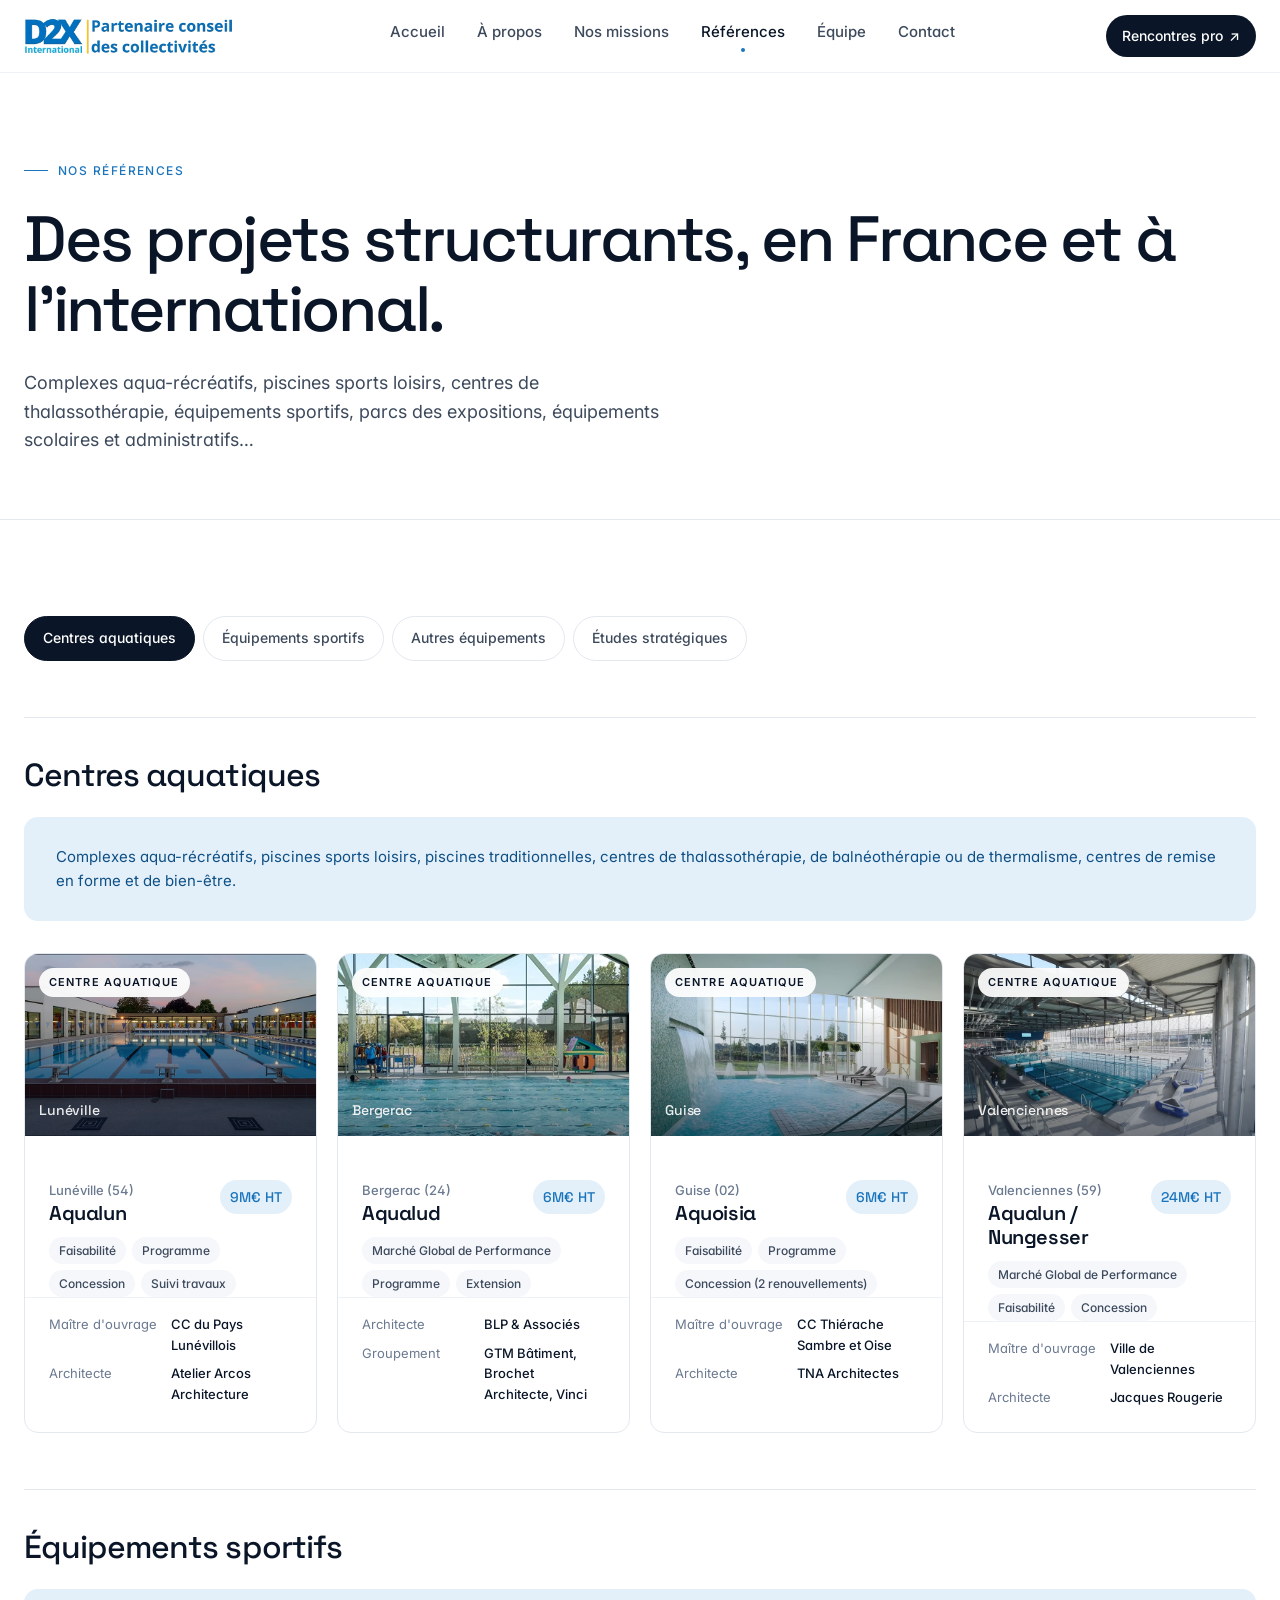
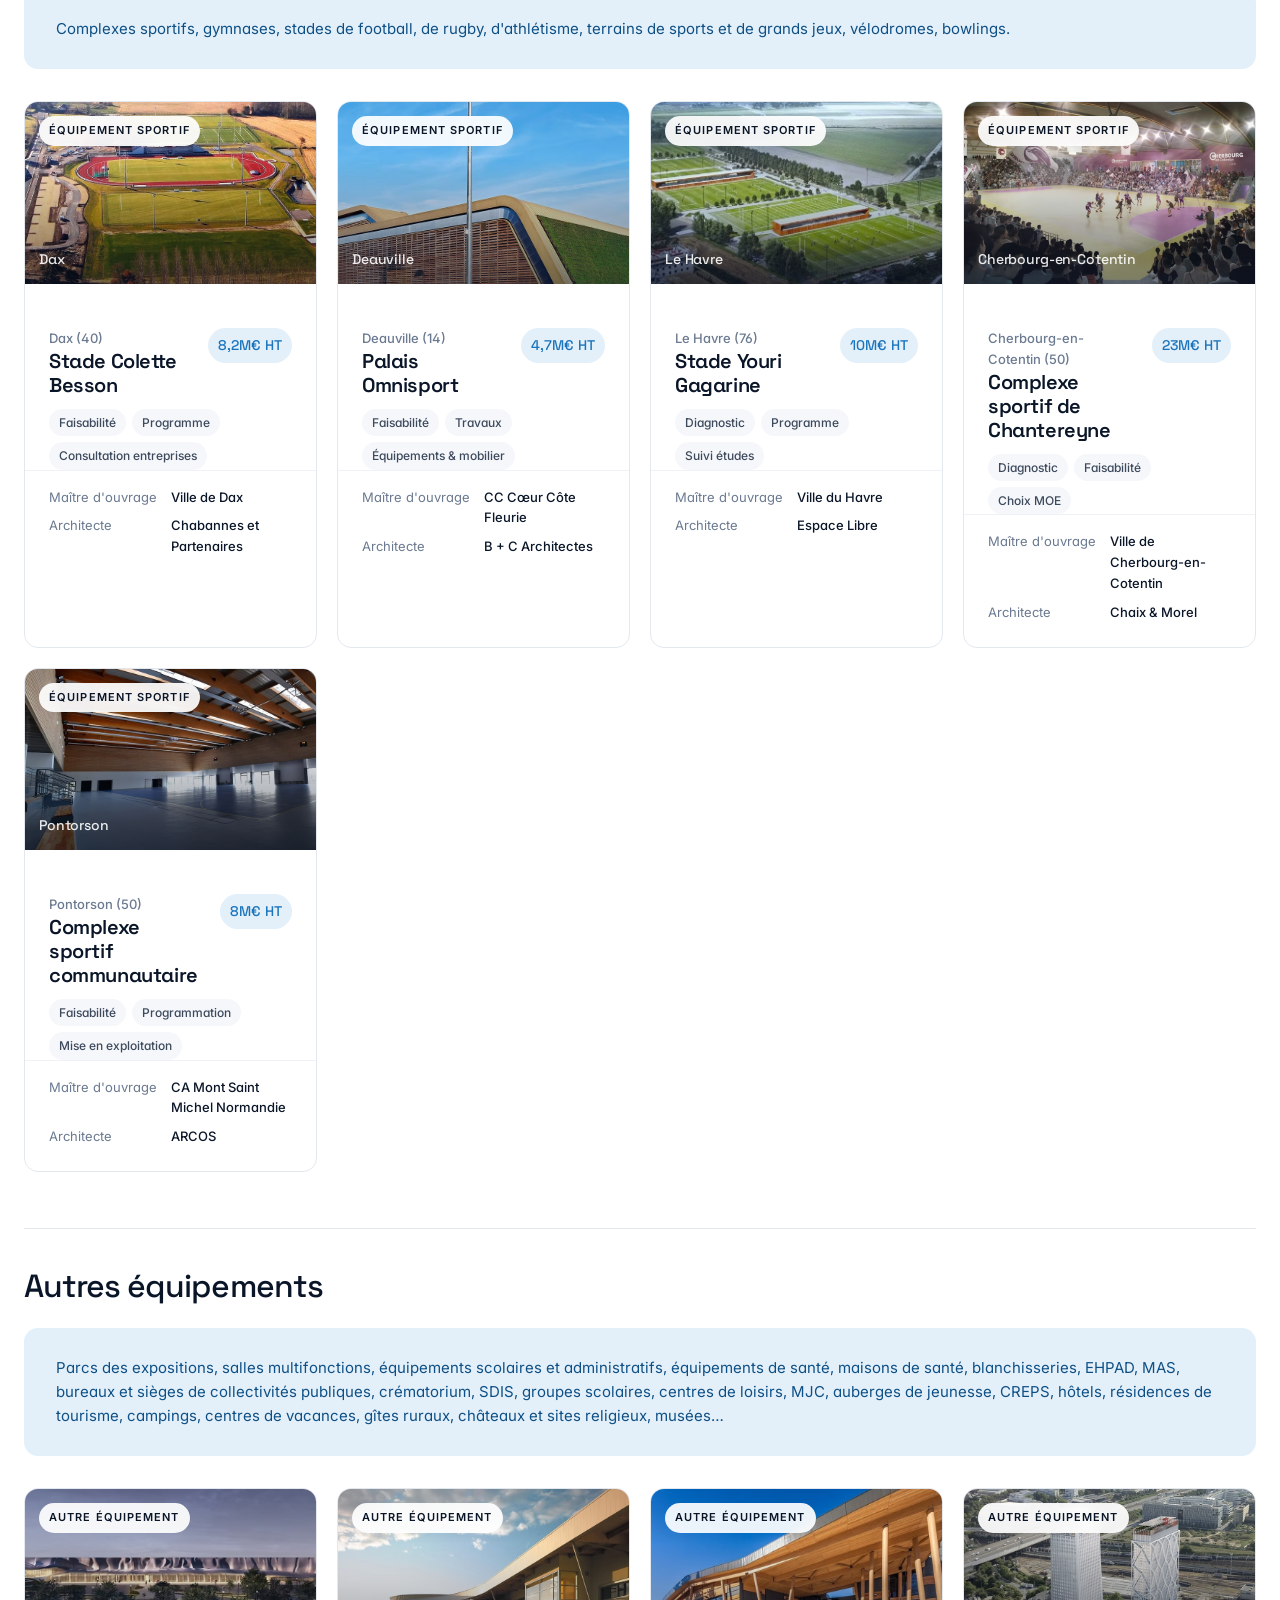
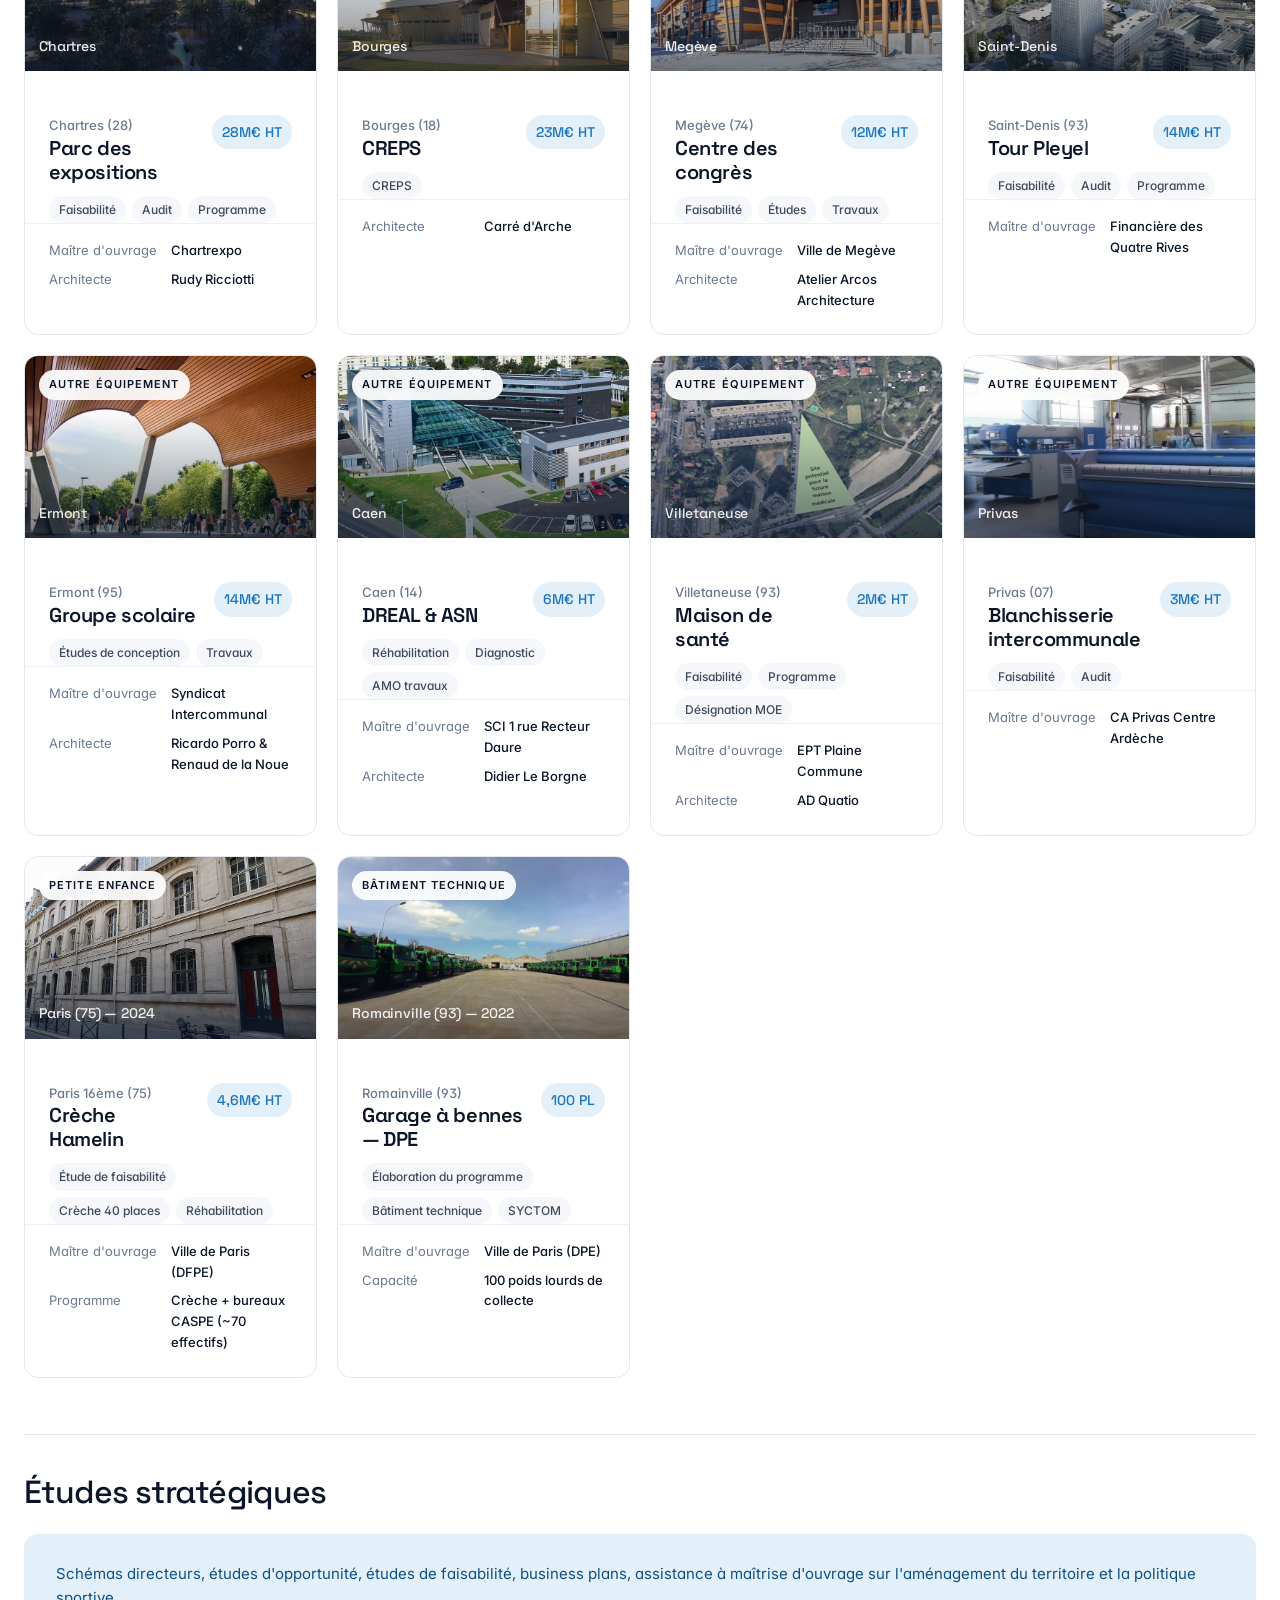
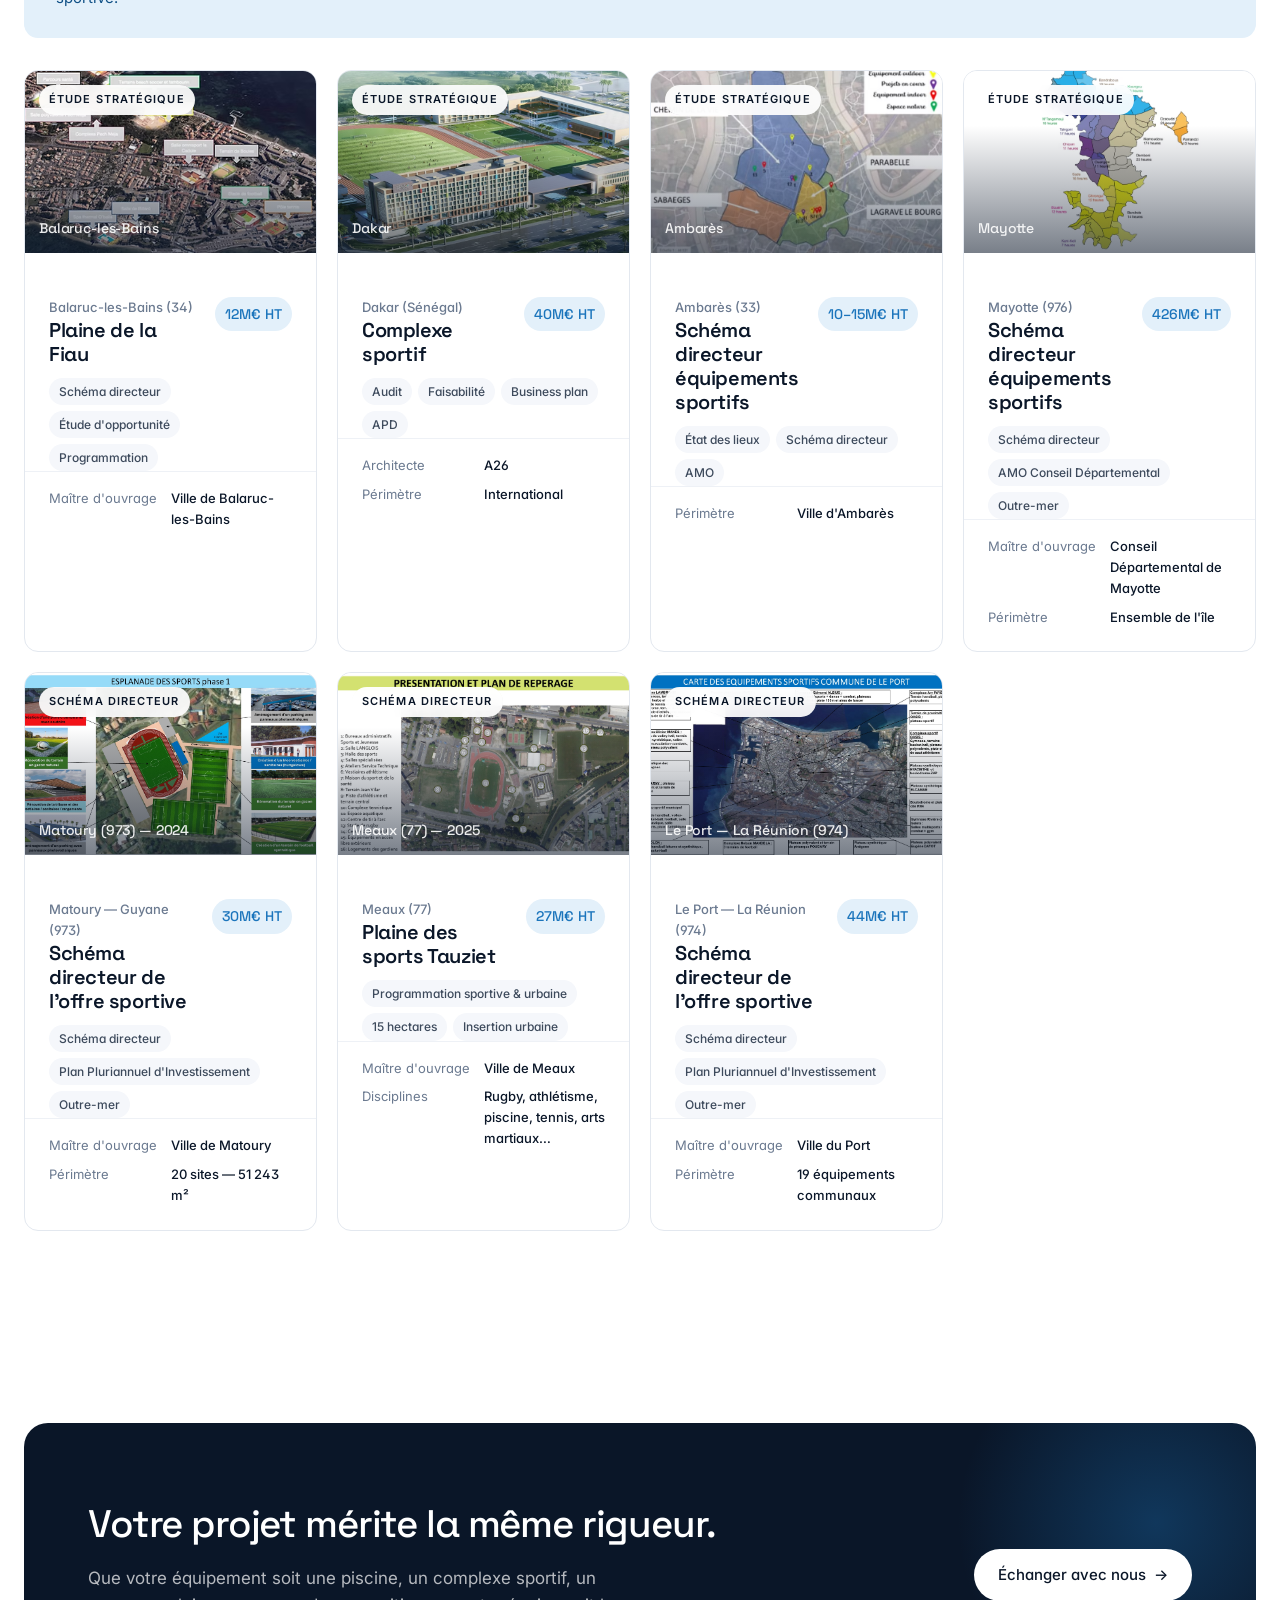
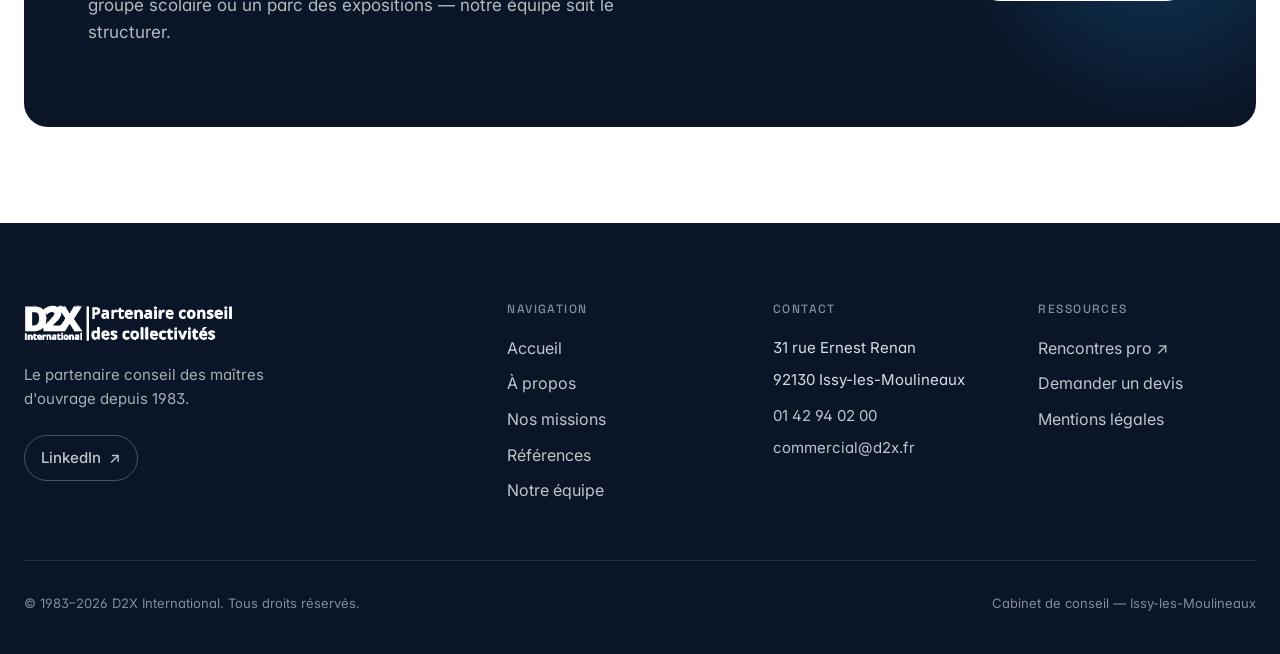
<file: references.html>
<!DOCTYPE html>
<html lang="fr">
<head>
<meta charset="UTF-8" />
<meta name="viewport" content="width=device-width, initial-scale=1.0" />
<meta name="description" content="Centres aquatiques, équipements sportifs, équipements publics et études stratégiques : découvrez les projets accompagnés par D2X International en France, outre-mer et à l'international." />
<meta name="keywords" content="références, projets, centres aquatiques, équipements sportifs, schéma directeur, Mayotte, Valenciennes, Cherbourg, Dax, Chartres, Megève" />
<meta name="author" content="D2X International" />
<meta name="robots" content="index, follow" />
<link rel="canonical" href="https://www.d2x.fr/references" />
<link rel="icon" type="image/png" sizes="32x32" href="assets/favicon-32.png" />
<link rel="icon" type="image/png" sizes="256x256" href="assets/favicon.png" />
<link rel="apple-touch-icon" sizes="180x180" href="assets/apple-touch-icon.png" />
<title>Références — D2X International | 21 projets structurants</title>
<!-- Open Graph -->
<meta property="og:type" content="website" />
<meta property="og:site_name" content="D2X International" />
<meta property="og:locale" content="fr_FR" />
<meta property="og:url" content="https://www.d2x.fr/references" />
<meta property="og:title" content="Références — D2X International | 21 projets structurants" />
<meta property="og:description" content="Centres aquatiques, équipements sportifs, équipements publics et études stratégiques : découvrez les projets accompagnés par D2X International en France, outre-mer et à l'international." />
<meta property="og:image" content="https://www.d2x.fr/assets/og/og-default.jpg" />
<meta property="og:image:type" content="image/jpeg" />
<meta property="og:image:width" content="1200" />
<meta property="og:image:height" content="630" />
<meta property="og:image:alt" content="D2X International — Centre aquatique" />
<!-- Twitter -->
<meta name="twitter:card" content="summary_large_image" />
<meta name="twitter:title" content="Références — D2X International | 21 projets structurants" />
<meta name="twitter:description" content="Centres aquatiques, équipements sportifs, équipements publics et études stratégiques : découvrez les projets accompagnés par D2X International en France, outre-mer et à l'international." />
<meta name="twitter:image" content="https://www.d2x.fr/assets/og/og-default.jpg" />
<link rel="preconnect" href="https://fonts.googleapis.com" />
<link rel="preconnect" href="https://fonts.gstatic.com" crossorigin />
<link href="https://fonts.googleapis.com/css2?family=Inter:wght@400;500;600;700&family=Space+Grotesk:wght@400;500;600&family=Instrument+Serif&display=swap" rel="stylesheet" />
<style>
/* D2X International — Design system */

:root {
  --bg: #ffffff;
  --bg-soft: #f5f7fb;
  --bg-dark: #0a1628;
  --ink: #0a1628;
  --ink-soft: #3d4a5c;
  --muted: #6b7a90;
  --line: #e3e8ef;
  --line-soft: #eef1f6;
  --blue: #1c75bc;
  --blue-deep: #0e4f85;
  --blue-soft: #e3f0fa;
  --yellow: #f9b233;
  --accent: #00b8a9;
  --radius: 14px;
  --radius-sm: 8px;
  --radius-lg: 24px;
  --container: 1280px;
  --ease: cubic-bezier(0.22, 1, 0.36, 1);
}

* { box-sizing: border-box; margin: 0; padding: 0; }

html { scroll-behavior: smooth; }

body {
  font-family: 'Inter', -apple-system, BlinkMacSystemFont, 'Segoe UI', sans-serif;
  font-size: 16px;
  line-height: 1.6;
  color: var(--ink);
  background: var(--bg);
  -webkit-font-smoothing: antialiased;
  -moz-osx-font-smoothing: grayscale;
  font-feature-settings: 'ss01', 'cv11';
}

img { max-width: 100%; display: block; }
a { color: inherit; text-decoration: none; }
button { font-family: inherit; cursor: pointer; border: none; background: none; }

.container {
  width: 100%;
  max-width: var(--container);
  margin: 0 auto;
  padding: 0 24px;
}

/* Typography */
h1, h2, h3, h4 {
  font-family: 'Space Grotesk', 'Inter', sans-serif;
  letter-spacing: -0.02em;
  line-height: 1.1;
  font-weight: 600;
  color: var(--ink);
}

h1 { font-size: clamp(2.5rem, 5vw + 1rem, 5rem); font-weight: 500; letter-spacing: -0.035em; }
h2 { font-size: clamp(1.875rem, 3vw + 0.5rem, 3rem); font-weight: 500; letter-spacing: -0.03em; }
h3 { font-size: clamp(1.25rem, 1.5vw + 0.5rem, 1.75rem); font-weight: 600; }
h4 { font-size: 1.125rem; font-weight: 600; }

p { color: var(--ink-soft); }

.eyebrow {
  display: inline-flex;
  align-items: center;
  gap: 10px;
  font-size: 0.75rem;
  font-weight: 500;
  text-transform: uppercase;
  letter-spacing: 0.12em;
  color: var(--blue);
  margin-bottom: 24px;
}
.eyebrow::before {
  content: '';
  width: 24px;
  height: 1px;
  background: currentColor;
}

.lead {
  font-size: clamp(1.125rem, 1vw + 0.875rem, 1.375rem);
  line-height: 1.5;
  color: var(--ink-soft);
  max-width: 58ch;
}


.nav__logo-img {
  height: 40px;
  width: auto;
  display: block;
}
.footer__logo-img {
  height: 40px;
  width: auto;
  display: block;
  filter: brightness(0) invert(1);
  margin-bottom: 20px;
}

/* Ghost button used on dark backgrounds (e.g. CTA, footer) — keeps white text on hover */
.btn--ghost-light {
  background: transparent;
  color: #fff;
  border: 1px solid rgba(255, 255, 255, 0.25);
}
.btn--ghost-light:hover {
  background: rgba(255, 255, 255, 0.12);
  border-color: rgba(255, 255, 255, 0.6);
  color: #fff;
}

/* Navigation */
.nav {
  position: sticky;
  top: 0;
  z-index: 100;
  background: rgba(255, 255, 255, 0.8);
  backdrop-filter: saturate(180%) blur(20px);
  -webkit-backdrop-filter: saturate(180%) blur(20px);
  border-bottom: 1px solid var(--line-soft);
}

.nav__inner {
  display: flex;
  align-items: center;
  justify-content: space-between;
  height: 72px;
  max-width: var(--container);
  margin: 0 auto;
  padding: 0 24px;
}

.nav__logo {
  font-family: 'Space Grotesk', sans-serif;
  font-weight: 600;
  font-size: 1.125rem;
  letter-spacing: -0.02em;
  display: flex;
  align-items: center;
  gap: 10px;
}
.nav__logo-mark {
  display: inline-flex;
  align-items: center;
  justify-content: center;
  width: 32px;
  height: 32px;
  background: var(--ink);
  color: #fff;
  border-radius: 8px;
  font-weight: 700;
  font-size: 0.875rem;
  letter-spacing: 0;
}
.nav__logo-sub {
  font-size: 0.6875rem;
  color: var(--muted);
  font-weight: 400;
  letter-spacing: 0.08em;
  text-transform: uppercase;
}

.nav__links {
  display: flex;
  gap: 4px;
  list-style: none;
}
.nav__links a {
  display: inline-block;
  padding: 8px 14px;
  font-size: 0.9375rem;
  font-weight: 500;
  color: var(--ink-soft);
  border-radius: 8px;
  transition: all 0.2s var(--ease);
}
.nav__links a:hover { color: var(--ink); background: var(--bg-soft); }
.nav__links a.is-active { color: var(--ink); }
.nav__links a.is-active::after {
  content: '';
  display: block;
  width: 4px;
  height: 4px;
  background: var(--blue);
  border-radius: 50%;
  margin: 4px auto 0;
}

.nav__cta {
  display: inline-flex;
  align-items: center;
  gap: 6px;
  padding: 10px 16px;
  background: var(--ink);
  color: #fff;
  border-radius: 999px;
  font-size: 0.875rem;
  font-weight: 500;
  transition: all 0.2s var(--ease);
}
.nav__cta:hover { background: var(--blue); transform: translateY(-1px); }

.nav__burger {
  display: none;
  width: 40px;
  height: 40px;
  padding: 0;
  align-items: center;
  justify-content: center;
  border-radius: 8px;
}
.nav__burger span {
  display: block;
  width: 18px;
  height: 2px;
  background: var(--ink);
  position: relative;
}
.nav__burger span::before,
.nav__burger span::after {
  content: '';
  position: absolute;
  left: 0;
  width: 100%;
  height: 2px;
  background: var(--ink);
}
.nav__burger span::before { top: -6px; }
.nav__burger span::after { top: 6px; }

@media (max-width: 960px) {
  .nav__links, .nav__cta { display: none; }
  .nav__burger { display: inline-flex; }
  .nav.is-open .nav__mobile { display: flex; }
}

.nav__mobile {
  display: none;
  flex-direction: column;
  padding: 12px 24px 24px;
  border-top: 1px solid var(--line-soft);
  gap: 2px;
}
.nav__mobile a {
  padding: 12px 0;
  font-size: 1rem;
  font-weight: 500;
  border-bottom: 1px solid var(--line-soft);
}
.nav__mobile a:last-child { border-bottom: none; }

/* Sections */
section { padding: 96px 0; }
@media (max-width: 768px) { section { padding: 64px 0; } }

.section-header {
  display: flex;
  align-items: flex-end;
  justify-content: space-between;
  gap: 40px;
  margin-bottom: 56px;
  flex-wrap: wrap;
}
.section-header__text { max-width: 640px; }

/* Buttons */
.btn {
  display: inline-flex;
  align-items: center;
  gap: 8px;
  padding: 14px 24px;
  border-radius: 999px;
  font-size: 0.9375rem;
  font-weight: 500;
  transition: all 0.2s var(--ease);
  white-space: nowrap;
}
.btn--primary { background: var(--ink); color: #fff; }
.btn--primary:hover { background: var(--blue); transform: translateY(-2px); box-shadow: 0 10px 30px rgba(28, 117, 188, 0.3); }
.btn--ghost { background: transparent; color: var(--ink); border: 1px solid var(--line); }
.btn--ghost:hover { background: var(--bg-soft); border-color: var(--ink); }
.btn--blue { background: var(--blue); color: #fff; }
.btn--blue:hover { background: var(--blue-deep); }

.arrow {
  display: inline-block;
  transition: transform 0.25s var(--ease);
}
.btn:hover .arrow { transform: translateX(4px); }

/* Hero */
.hero {
  position: relative;
  padding: 96px 0 120px;
  overflow: hidden;
}
.hero__grid {
  display: grid;
  grid-template-columns: 1.2fr 1fr;
  gap: 80px;
  align-items: center;
}
.hero__title {
  font-size: clamp(2.75rem, 5.5vw, 5.5rem);
  line-height: 0.98;
  letter-spacing: -0.04em;
  font-weight: 500;
  margin-bottom: 32px;
}
.hero__title em {
  font-style: normal;
  color: var(--blue);
  font-family: 'Instrument Serif', Georgia, serif;
  font-weight: 400;
  letter-spacing: -0.02em;
}
.hero__desc {
  font-size: 1.125rem;
  line-height: 1.6;
  color: var(--ink-soft);
  max-width: 54ch;
  margin-bottom: 40px;
}
.hero__ctas { display: flex; gap: 12px; flex-wrap: wrap; }

.hero__side {
  display: flex;
  flex-direction: column;
  gap: 20px;
}
.hero__stat {
  padding: 28px;
  background: var(--bg-soft);
  border-radius: var(--radius);
  border: 1px solid var(--line-soft);
}
.hero__stat-num {
  font-family: 'Space Grotesk', sans-serif;
  font-size: clamp(2.5rem, 4vw, 3.5rem);
  line-height: 1;
  font-weight: 500;
  letter-spacing: -0.03em;
  color: var(--ink);
  margin-bottom: 8px;
}
.hero__stat-num sup { font-size: 0.5em; color: var(--blue); margin-left: 4px; }
.hero__stat-label { font-size: 0.9375rem; color: var(--muted); }

@media (max-width: 900px) {
  .hero__grid { grid-template-columns: 1fr; gap: 48px; }
  .hero { padding: 48px 0 80px; }
}

/* Grid / cards */
.grid {
  display: grid;
  grid-template-columns: repeat(auto-fit, minmax(260px, 1fr));
  gap: 20px;
}
.grid--2 { grid-template-columns: repeat(2, 1fr); }
.grid--4 { grid-template-columns: repeat(4, 1fr); }
@media (max-width: 900px) { .grid--4 { grid-template-columns: repeat(2, 1fr); } }
@media (max-width: 600px) { .grid--2, .grid--4 { grid-template-columns: 1fr; } }

.card {
  position: relative;
  padding: 32px;
  background: var(--bg);
  border: 1px solid var(--line);
  border-radius: var(--radius);
  transition: all 0.3s var(--ease);
  display: flex;
  flex-direction: column;
  gap: 16px;
}
.card:hover {
  transform: translateY(-4px);
  border-color: var(--ink);
  box-shadow: 0 20px 50px rgba(10, 22, 40, 0.08);
}
.card__num {
  font-family: 'Space Grotesk', sans-serif;
  font-size: 0.75rem;
  font-weight: 600;
  color: var(--muted);
  letter-spacing: 0.08em;
}
.card__title { font-size: 1.25rem; font-weight: 600; }
.card__desc { font-size: 0.9375rem; color: var(--ink-soft); line-height: 1.55; }
.card__link {
  display: inline-flex;
  align-items: center;
  gap: 6px;
  margin-top: auto;
  padding-top: 8px;
  font-size: 0.875rem;
  font-weight: 500;
  color: var(--blue);
}

.card--mission { padding: 40px 32px; }
.card--mission .card__icon {
  width: 48px;
  height: 48px;
  border-radius: 10px;
  background: var(--blue-soft);
  color: var(--blue);
  display: inline-flex;
  align-items: center;
  justify-content: center;
  margin-bottom: 8px;
}

/* Stats band */
.stats {
  padding: 64px 0;
  background: var(--bg-dark);
  color: #fff;
}
.stats__grid {
  display: grid;
  grid-template-columns: repeat(4, 1fr);
  gap: 40px;
}
.stats__item { }
.stats__num {
  font-family: 'Space Grotesk', sans-serif;
  font-size: clamp(2.5rem, 4vw, 3.5rem);
  font-weight: 500;
  letter-spacing: -0.03em;
  line-height: 1;
  color: #fff;
  margin-bottom: 8px;
}
.stats__num sup { font-size: 0.5em; color: #7aa3ff; }
.stats__label {
  font-size: 0.9375rem;
  color: rgba(255, 255, 255, 0.6);
}
@media (max-width: 768px) { .stats__grid { grid-template-columns: repeat(2, 1fr); gap: 32px; } }

/* Timeline */
.timeline {
  position: relative;
  padding-left: 40px;
}
.timeline::before {
  content: '';
  position: absolute;
  left: 14px;
  top: 12px;
  bottom: 12px;
  width: 1px;
  background: var(--line);
}
.timeline__item {
  position: relative;
  padding-bottom: 48px;
}
.timeline__item:last-child { padding-bottom: 0; }
.timeline__item::before {
  content: '';
  position: absolute;
  left: -32px;
  top: 4px;
  width: 13px;
  height: 13px;
  background: var(--bg);
  border: 2px solid var(--blue);
  border-radius: 50%;
}
.timeline__year {
  font-family: 'Space Grotesk', sans-serif;
  font-size: 1.5rem;
  font-weight: 500;
  color: var(--blue);
  letter-spacing: -0.02em;
  margin-bottom: 6px;
}
.timeline__title { font-size: 1.125rem; font-weight: 600; margin-bottom: 6px; }
.timeline__desc { font-size: 0.9375rem; color: var(--ink-soft); }

/* Reference card */
.ref-card {
  position: relative;
  background: var(--bg);
  border: 1px solid var(--line);
  border-radius: var(--radius);
  overflow: hidden;
  transition: all 0.3s var(--ease);
  display: flex;
  flex-direction: column;
}
.ref-card > :not(.ref-photo) { padding-left: 24px; padding-right: 24px; }
.ref-card > .ref-card__head { padding-top: 24px; }
.ref-card > .ref-card__meta { padding-bottom: 24px; }
.ref-card > .ref-card__tags { margin-top: 12px; }
.ref-card:hover { border-color: var(--ink); transform: translateY(-3px); box-shadow: 0 16px 40px rgba(10, 22, 40, 0.06); }
.ref-card:hover .ref-photo { transform: scale(1.04); }

/* Reference photo placeholder */
.ref-photo {
  position: relative;
  width: 100%;
  aspect-ratio: 16 / 10;
  background:
    linear-gradient(135deg, rgba(28, 117, 188, 0.22) 0%, rgba(14, 79, 133, 0.32) 100%),
    linear-gradient(180deg, #dbe5f7 0%, #a9bcde 100%);
  overflow: hidden;
  transition: transform 0.5s var(--ease);
  margin-bottom: 20px;
}
.ref-photo::before {
  content: '';
  position: absolute;
  bottom: 0;
  left: 0;
  right: 0;
  height: 55%;
  background:
    linear-gradient(to top, rgba(10,22,40,0.35), transparent 70%),
    repeating-linear-gradient(90deg, transparent 0 18%, rgba(14, 79, 133, 0.18) 18% 19%, transparent 19% 36%, rgba(14, 79, 133, 0.25) 36% 38%, transparent 38% 55%, rgba(14, 79, 133, 0.15) 55% 56%, transparent 56% 72%, rgba(14, 79, 133, 0.22) 72% 74%, transparent 74%);
  mask-image: linear-gradient(to top, #000 0%, #000 60%, transparent 100%);
  -webkit-mask-image: linear-gradient(to top, #000 0%, #000 60%, transparent 100%);
}
.ref-photo::after {
  content: '';
  position: absolute;
  bottom: 18%;
  left: 12%;
  right: 12%;
  top: 22%;
  background:
    linear-gradient(to top, rgba(10,22,40,0.55) 0%, rgba(10,22,40,0.22) 40%, transparent 100%);
  clip-path: polygon(0 100%, 0 72%, 8% 72%, 8% 55%, 18% 55%, 18% 40%, 28% 40%, 28% 65%, 38% 65%, 38% 30%, 50% 30%, 50% 60%, 62% 60%, 62% 45%, 74% 45%, 74% 70%, 86% 70%, 86% 55%, 100% 55%, 100% 100%);
}
.ref-photo__tag {
  position: absolute;
  top: 14px;
  left: 14px;
  z-index: 2;
  padding: 6px 10px;
  background: rgba(255,255,255,0.92);
  backdrop-filter: blur(8px);
  -webkit-backdrop-filter: blur(8px);
  border-radius: 999px;
  font-size: 0.6875rem;
  font-weight: 600;
  text-transform: uppercase;
  letter-spacing: 0.1em;
  color: var(--ink);
}
.ref-photo__label {
  position: absolute;
  bottom: 14px;
  left: 14px;
  right: 14px;
  z-index: 2;
  color: #fff;
  font-family: 'Space Grotesk', sans-serif;
  font-size: 0.875rem;
  font-weight: 500;
  letter-spacing: -0.01em;
  opacity: 0.9;
}
.ref-photo--aqua {
  background:
    linear-gradient(180deg, rgba(10,22,40,0) 30%, rgba(10,22,40,0.55) 100%),
    url('assets/refs/aqua.avif') center/cover no-repeat;
}
.ref-photo--sport {
  background:
    linear-gradient(180deg, rgba(10,22,40,0) 30%, rgba(10,22,40,0.55) 100%),
    url('assets/refs/sport.avif') center/cover no-repeat;
}
.ref-photo--autre {
  background:
    linear-gradient(180deg, rgba(10,22,40,0) 30%, rgba(10,22,40,0.55) 100%),
    url('assets/refs/autre.avif') center/cover no-repeat;
}
.ref-photo--strat {
  background:
    linear-gradient(180deg, rgba(10,22,40,0) 30%, rgba(10,22,40,0.55) 100%),
    url('assets/refs/strat.avif') center/cover no-repeat;
}
/* Specific reference photos */
.ref-photo--aqua-luneville { background: linear-gradient(180deg, rgba(10,22,40,0) 30%, rgba(10,22,40,0.55) 100%), url('assets/refs/aqua-luneville.avif') center/cover no-repeat; }
.ref-photo--aqua-guise { background: linear-gradient(180deg, rgba(10,22,40,0) 30%, rgba(10,22,40,0.55) 100%), url('assets/refs/aqua-guise.avif') center/cover no-repeat; }
.ref-photo--aqua-valenciennes { background: linear-gradient(180deg, rgba(10,22,40,0) 30%, rgba(10,22,40,0.55) 100%), url('assets/refs/aqua-valenciennes.avif') center/cover no-repeat; }
.ref-photo--sport-dax { background: linear-gradient(180deg, rgba(10,22,40,0) 30%, rgba(10,22,40,0.55) 100%), url('assets/refs/sport-dax.avif') center/cover no-repeat; }
.ref-photo--sport-lehavre { background: linear-gradient(180deg, rgba(10,22,40,0) 30%, rgba(10,22,40,0.55) 100%), url('assets/refs/sport-lehavre.avif') center/cover no-repeat; }
.ref-photo--sport-cherbourg { background: linear-gradient(180deg, rgba(10,22,40,0) 30%, rgba(10,22,40,0.55) 100%), url('assets/refs/sport-cherbourg.avif') center/cover no-repeat; }
.ref-photo--sport-pontorson { background: linear-gradient(180deg, rgba(10,22,40,0) 30%, rgba(10,22,40,0.55) 100%), url('assets/refs/sport-pontorson.avif') center/cover no-repeat; }
.ref-photo--autre-chartres { background: linear-gradient(180deg, rgba(10,22,40,0) 30%, rgba(10,22,40,0.55) 100%), url('assets/refs/autre-chartres.avif') center/cover no-repeat; }
.ref-photo--autre-bourges { background: linear-gradient(180deg, rgba(10,22,40,0) 30%, rgba(10,22,40,0.55) 100%), url('assets/refs/autre-bourges.avif') center/cover no-repeat; }
.ref-photo--autre-megeve { background: linear-gradient(180deg, rgba(10,22,40,0) 30%, rgba(10,22,40,0.55) 100%), url('assets/refs/autre-megeve.avif') center/cover no-repeat; }
.ref-photo--autre-pleyel { background: linear-gradient(180deg, rgba(10,22,40,0) 30%, rgba(10,22,40,0.55) 100%), url('assets/refs/autre-pleyel.avif') center/cover no-repeat; }
.ref-photo--autre-ermont { background: linear-gradient(180deg, rgba(10,22,40,0) 30%, rgba(10,22,40,0.55) 100%), url('assets/refs/autre-ermont.avif') center/cover no-repeat; }
.ref-photo--autre-caen { background: linear-gradient(180deg, rgba(10,22,40,0) 30%, rgba(10,22,40,0.55) 100%), url('assets/refs/autre-caen.avif') center/cover no-repeat; }
.ref-photo--autre-villetaneuse { background: linear-gradient(180deg, rgba(10,22,40,0) 30%, rgba(10,22,40,0.55) 100%), url('assets/refs/autre-villetaneuse.avif') center/cover no-repeat; }
.ref-photo--autre-privas { background: linear-gradient(180deg, rgba(10,22,40,0) 30%, rgba(10,22,40,0.55) 100%), url('assets/refs/autre-privas.avif') center/cover no-repeat; }
.ref-photo--strat-balaruc { background: linear-gradient(180deg, rgba(10,22,40,0) 30%, rgba(10,22,40,0.55) 100%), url('assets/refs/strat-balaruc.avif') center/cover no-repeat; }
.ref-photo--strat-dakar { background: linear-gradient(180deg, rgba(10,22,40,0) 30%, rgba(10,22,40,0.55) 100%), url('assets/refs/strat-dakar.avif') center/cover no-repeat; }
.ref-photo--strat-ambares { background: linear-gradient(180deg, rgba(10,22,40,0) 30%, rgba(10,22,40,0.55) 100%), url('assets/refs/strat-ambares.avif') center/cover no-repeat; }
.ref-photo--strat-mayotte { background: linear-gradient(180deg, rgba(10,22,40,0) 30%, rgba(10,22,40,0.55) 100%), url('assets/refs/strat-mayotte.avif') center/cover no-repeat; }
.ref-photo--autre-paris-creche { background: linear-gradient(180deg, rgba(10,22,40,0) 30%, rgba(10,22,40,0.55) 100%), url('assets/refs/autre-paris-creche.jpg') center/cover no-repeat; }
.ref-photo--autre-paris-garage { background: linear-gradient(180deg, rgba(10,22,40,0) 30%, rgba(10,22,40,0.55) 100%), url('assets/refs/autre-paris-garage.jpg') center/cover no-repeat; }
.ref-photo--strat-matoury { background: linear-gradient(180deg, rgba(10,22,40,0) 30%, rgba(10,22,40,0.55) 100%), url('assets/refs/strat-matoury.jpg') center/cover no-repeat; }
.ref-photo--strat-meaux { background: linear-gradient(180deg, rgba(10,22,40,0) 30%, rgba(10,22,40,0.55) 100%), url('assets/refs/strat-meaux.jpg') center/cover no-repeat; }
.ref-photo--strat-leport { background: linear-gradient(180deg, rgba(10,22,40,0) 30%, rgba(10,22,40,0.55) 100%), url('assets/refs/strat-leport.jpg') center/cover no-repeat; }
/* Hide CSS skyline silhouettes when real photos are used */
.ref-photo::before, .ref-photo::after { display: none; }

.ref-card__head {
  display: flex;
  align-items: flex-start;
  justify-content: space-between;
  gap: 16px;
}
.ref-card__loc {
  font-size: 0.8125rem;
  color: var(--muted);
  font-weight: 500;
}
.ref-card__name { font-size: 1.25rem; font-weight: 600; line-height: 1.2; }
.ref-card__budget {
  font-family: 'Space Grotesk', sans-serif;
  font-weight: 500;
  font-size: 0.875rem;
  padding: 6px 10px;
  background: var(--blue-soft);
  color: var(--blue);
  border-radius: 999px;
  white-space: nowrap;
}
.ref-card__meta {
  display: grid;
  gap: 8px;
  border-top: 1px solid var(--line-soft);
  padding-top: 16px;
}
.ref-card__meta-row {
  display: grid;
  grid-template-columns: 110px 1fr;
  font-size: 0.8125rem;
  gap: 12px;
}
.ref-card__meta-key { color: var(--muted); }
.ref-card__meta-val { color: var(--ink); font-weight: 500; }
.ref-card__tags {
  display: flex;
  flex-wrap: wrap;
  gap: 6px;
}
.ref-card__tag {
  font-size: 0.75rem;
  padding: 4px 10px;
  background: var(--bg-soft);
  color: var(--ink-soft);
  border-radius: 999px;
  font-weight: 500;
}

/* Category chips / tabs */
.chips {
  display: flex;
  flex-wrap: wrap;
  gap: 8px;
  margin-bottom: 40px;
}
.chip {
  padding: 10px 18px;
  background: var(--bg);
  border: 1px solid var(--line);
  border-radius: 999px;
  font-size: 0.875rem;
  font-weight: 500;
  color: var(--ink-soft);
  cursor: pointer;
  transition: all 0.2s var(--ease);
}
.chip:hover { border-color: var(--ink); color: var(--ink); }
.chip.is-active { background: var(--ink); color: #fff; border-color: var(--ink); }

/* Team grid */
.team-grid {
  display: grid;
  grid-template-columns: repeat(auto-fill, minmax(240px, 1fr));
  gap: 12px;
}
.team-card {
  background: var(--bg-soft);
  border-radius: var(--radius);
  padding: 28px 24px;
  transition: all 0.3s var(--ease);
  border: 1px solid transparent;
}
.team-card:hover { background: var(--bg); border-color: var(--line); transform: translateY(-3px); }
.team-card__avatar {
  width: 56px;
  height: 56px;
  border-radius: 50%;
  background: linear-gradient(135deg, var(--blue), var(--blue-deep));
  color: #fff;
  display: inline-flex;
  align-items: center;
  justify-content: center;
  font-family: 'Space Grotesk', sans-serif;
  font-weight: 500;
  font-size: 1.125rem;
  margin-bottom: 16px;
  letter-spacing: 0;
}
.team-card__name {
  font-size: 1.0625rem;
  font-weight: 600;
  margin-bottom: 4px;
  line-height: 1.2;
}
.team-card__role {
  font-size: 0.875rem;
  color: var(--ink-soft);
  line-height: 1.45;
}

/* Mission detail blocks */
.mission {
  display: grid;
  grid-template-columns: 1fr 1.4fr;
  gap: 64px;
  padding: 80px 0;
  border-top: 1px solid var(--line);
}
.mission:first-of-type { border-top: none; }
.mission__aside {
  position: sticky;
  top: 100px;
  align-self: start;
}
.mission__num {
  font-family: 'Space Grotesk', sans-serif;
  font-size: 0.875rem;
  font-weight: 500;
  color: var(--blue);
  letter-spacing: 0.08em;
  margin-bottom: 16px;
}
.mission__title { font-size: clamp(1.75rem, 2.5vw, 2.5rem); margin-bottom: 20px; }
.mission__kicker { font-size: 1rem; color: var(--ink-soft); max-width: 40ch; }

.mission__blocks { display: grid; gap: 32px; }
.mission__block h3 {
  font-size: 1.125rem;
  margin-bottom: 14px;
  display: flex;
  align-items: baseline;
  gap: 10px;
}
.mission__block h3::before {
  content: counter(block-counter, decimal-leading-zero);
  counter-increment: block-counter;
  font-family: 'Space Grotesk', sans-serif;
  font-size: 0.75rem;
  color: var(--blue);
  font-weight: 500;
  letter-spacing: 0.08em;
}
.mission__blocks { counter-reset: block-counter; }
.mission__block ul {
  list-style: none;
  display: grid;
  gap: 10px;
}
.mission__block li {
  position: relative;
  padding-left: 24px;
  font-size: 0.9375rem;
  color: var(--ink-soft);
  line-height: 1.5;
}
.mission__block li::before {
  content: '';
  position: absolute;
  left: 0;
  top: 9px;
  width: 14px;
  height: 1px;
  background: var(--blue);
}

@media (max-width: 900px) {
  .mission { grid-template-columns: 1fr; gap: 40px; padding: 56px 0; }
  .mission__aside { position: static; }
}

/* CTA band */
.cta {
  padding: 96px 0;
}
.cta__box {
  background: var(--bg-dark);
  color: #fff;
  border-radius: var(--radius-lg);
  padding: 80px 64px;
  display: grid;
  grid-template-columns: 1.5fr 1fr;
  align-items: center;
  gap: 48px;
  position: relative;
  overflow: hidden;
}
.cta__box::before {
  content: '';
  position: absolute;
  right: -100px;
  top: -100px;
  width: 400px;
  height: 400px;
  background: radial-gradient(circle, rgba(28, 117, 188, 0.35), transparent 70%);
  pointer-events: none;
}
.cta h2 { color: #fff; font-size: clamp(2rem, 3vw, 3rem); margin-bottom: 20px; }
.cta p { color: rgba(255, 255, 255, 0.7); font-size: 1.0625rem; max-width: 48ch; }
.cta .btn--primary { background: #fff; color: var(--ink); position: relative; z-index: 1; }
.cta .btn--primary:hover { background: var(--blue); color: #fff; }
.cta__actions { display: flex; gap: 12px; flex-wrap: wrap; position: relative; z-index: 1; justify-self: end; }

@media (max-width: 900px) {
  .cta__box { grid-template-columns: 1fr; padding: 48px 32px; gap: 32px; }
  .cta__actions { justify-self: start; }
}

/* Footer */
.footer {
  padding: 80px 0 40px;
  background: var(--bg-dark);
  color: #fff;
}
.footer a { color: rgba(255, 255, 255, 0.75); transition: color 0.2s var(--ease); }
.footer a:hover { color: #fff; }
.footer__grid {
  display: grid;
  grid-template-columns: 2fr 1fr 1fr 1fr;
  gap: 48px;
  margin-bottom: 56px;
}
.footer h4 {
  color: rgba(255, 255, 255, 0.5);
  font-size: 0.75rem;
  font-weight: 500;
  text-transform: uppercase;
  letter-spacing: 0.12em;
  margin-bottom: 20px;
}
.footer ul { list-style: none; display: grid; gap: 10px; }
.footer__logo {
  font-family: 'Space Grotesk', sans-serif;
  font-size: 1.5rem;
  font-weight: 500;
  letter-spacing: -0.02em;
  margin-bottom: 16px;
  color: #fff;
}
.footer__tagline {
  color: rgba(255, 255, 255, 0.65);
  font-size: 0.9375rem;
  max-width: 32ch;
  margin-bottom: 24px;
}
.footer__contact-line {
  display: block;
  color: rgba(255, 255, 255, 0.85);
  font-size: 0.9375rem;
  margin-bottom: 8px;
}
.footer__bottom {
  padding-top: 32px;
  border-top: 1px solid rgba(255, 255, 255, 0.1);
  display: flex;
  justify-content: space-between;
  align-items: center;
  gap: 16px;
  flex-wrap: wrap;
  font-size: 0.8125rem;
  color: rgba(255, 255, 255, 0.5);
}
@media (max-width: 800px) { .footer__grid { grid-template-columns: 1fr 1fr; } }
@media (max-width: 500px) { .footer__grid { grid-template-columns: 1fr; } }

/* Page header (for inner pages) */
.page-header {
  padding: 80px 0 64px;
  border-bottom: 1px solid var(--line);
}
.page-header h1 {
  font-size: clamp(2.5rem, 5vw, 4.5rem);
  margin-bottom: 24px;
}
.page-header p {
  font-size: 1.125rem;
  max-width: 60ch;
  color: var(--ink-soft);
}

/* Two col content */
.two-col {
  display: grid;
  grid-template-columns: 1fr 1.5fr;
  gap: 80px;
}
@media (max-width: 900px) { .two-col { grid-template-columns: 1fr; gap: 32px; } }

/* Value cards */
.value {
  padding: 40px;
  background: var(--bg);
  border: 1px solid var(--line);
  border-radius: var(--radius);
}
.value__icon {
  width: 44px;
  height: 44px;
  background: var(--blue-soft);
  color: var(--blue);
  border-radius: 10px;
  display: inline-flex;
  align-items: center;
  justify-content: center;
  margin-bottom: 20px;
}
.value h3 { margin-bottom: 12px; }
.value p { margin-bottom: 16px; }
.value ul { list-style: none; display: grid; gap: 8px; }
.value li {
  position: relative;
  padding-left: 20px;
  font-size: 0.9375rem;
  color: var(--ink-soft);
}
.value li::before {
  content: '✓';
  position: absolute;
  left: 0;
  top: 0;
  color: var(--blue);
  font-weight: 600;
}

/* Form */
.form {
  display: grid;
  gap: 20px;
  max-width: 560px;
}
.form label {
  display: block;
  font-size: 0.8125rem;
  font-weight: 500;
  color: var(--ink);
  margin-bottom: 8px;
  text-transform: uppercase;
  letter-spacing: 0.06em;
}
.form input,
.form textarea {
  width: 100%;
  padding: 14px 16px;
  background: var(--bg);
  border: 1px solid var(--line);
  border-radius: var(--radius-sm);
  font-family: inherit;
  font-size: 1rem;
  color: var(--ink);
  transition: all 0.2s var(--ease);
}
.form input:focus,
.form textarea:focus {
  outline: none;
  border-color: var(--blue);
  box-shadow: 0 0 0 4px rgba(28, 117, 188, 0.12);
}
.form textarea { resize: vertical; min-height: 140px; }

/* Contact info card */
.contact-card {
  background: var(--bg-soft);
  border-radius: var(--radius);
  padding: 32px;
  display: grid;
  gap: 24px;
}
.contact-card__item {
  display: grid;
  gap: 4px;
}
.contact-card__label {
  font-size: 0.75rem;
  text-transform: uppercase;
  letter-spacing: 0.1em;
  color: var(--muted);
  font-weight: 500;
}
.contact-card__value { font-size: 1.0625rem; font-weight: 500; color: var(--ink); }

/* Utility */
.sr-only {
  position: absolute;
  width: 1px; height: 1px;
  padding: 0; margin: -1px;
  overflow: hidden;
  clip: rect(0, 0, 0, 0);
  white-space: nowrap;
  border: 0;
}

/* Reveal animation */
@media (prefers-reduced-motion: no-preference) {
  .reveal {
    opacity: 0;
    transform: translateY(16px);
    animation: reveal 0.8s var(--ease) forwards;
  }
  .reveal[data-delay="1"] { animation-delay: 0.1s; }
  .reveal[data-delay="2"] { animation-delay: 0.2s; }
  .reveal[data-delay="3"] { animation-delay: 0.3s; }
  .reveal[data-delay="4"] { animation-delay: 0.4s; }
}
@keyframes reveal { to { opacity: 1; transform: translateY(0); } }

</style>
<style>
  .ref-filters { display: flex; flex-wrap: wrap; gap: 8px; margin-bottom: 48px; }
  .ref-section-title {
    display: flex;
    align-items: baseline;
    gap: 16px;
    margin: 56px 0 24px;
    padding-top: 40px;
    border-top: 1px solid var(--line);
  }
  .ref-section-title:first-of-type { padding-top: 0; border-top: none; margin-top: 0; }
  .ref-section-title h2 { font-size: clamp(1.5rem, 2.5vw, 2rem); }
  .ref-section-title__count {
    font-family: 'Space Grotesk', sans-serif;
    font-size: 0.875rem;
    color: var(--muted);
    font-weight: 500;
  }
  .scope-intro {
    padding: 28px 32px;
    background: var(--blue-soft);
    border-radius: var(--radius);
    color: var(--blue-deep);
    font-size: 0.9375rem;
    line-height: 1.6;
    margin-bottom: 32px;
  }
</style>
</head>
<body>

<header class="nav">
  <div class="nav__inner">
    <a href="index.html" class="nav__logo" aria-label="D2X International — accueil">
      <img src="assets/logo.png" alt="D2X International" class="nav__logo-img" />
    </a>
    <nav>
      <ul class="nav__links">
        <li><a href="index.html">Accueil</a></li>
        <li><a href="a-propos.html">À propos</a></li>
        <li><a href="missions.html">Nos missions</a></li>
        <li><a href="references.html" class="is-active">Références</a></li>
        <li><a href="equipe.html">Équipe</a></li>
        <li><a href="contact.html">Contact</a></li>
      </ul>
    </nav>
    <a href="https://www.rencontresd2x.com/" target="_blank" rel="noopener" class="nav__cta">Rencontres pro <span class="arrow">↗</span></a>
    <button class="nav__burger" aria-label="Menu" onclick="document.querySelector('.nav').classList.toggle('is-open')"><span></span></button>
  </div>
  <div class="nav__mobile">
    <a href="index.html">Accueil</a>
    <a href="a-propos.html">À propos</a>
    <a href="missions.html">Nos missions</a>
    <a href="references.html">Références</a>
    <a href="equipe.html">Équipe</a>
    <a href="contact.html">Contact</a>
    <a href="https://www.rencontresd2x.com/" target="_blank" rel="noopener">Les Rencontres Professionnelles ↗</a>
  </div>
</header>

<main>

  <section class="page-header">
    <div class="container">
      <span class="eyebrow">Nos références</span>
      <h1>Des projets structurants, en France et à l'international.</h1>
      <p>Complexes aqua-récréatifs, piscines sports loisirs, centres de thalassothérapie, équipements sportifs, parcs des expositions, équipements scolaires et administratifs…</p>
    </div>
  </section>

  <section>
    <div class="container">

      <div class="ref-filters">
        <a href="#aquatiques" class="chip is-active">Centres aquatiques</a>
        <a href="#sportifs" class="chip">Équipements sportifs</a>
        <a href="#autres" class="chip">Autres équipements</a>
        <a href="#strategiques" class="chip">Études stratégiques</a>
      </div>

      <!-- CENTRES AQUATIQUES -->
      <div class="ref-section-title" id="aquatiques">
        <h2>Centres aquatiques</h2>
      </div>
      <div class="scope-intro">
        Complexes aqua-récréatifs, piscines sports loisirs, piscines traditionnelles, centres de thalassothérapie, de balnéothérapie ou de thermalisme, centres de remise en forme et de bien-être.
      </div>
      <div class="grid">

        <article class="ref-card">
          <div class="ref-photo ref-photo--aqua-luneville">
            <span class="ref-photo__tag">Centre aquatique</span>
            <span class="ref-photo__label">Lunéville</span>
          </div>
          <div class="ref-card__head">
            <div>
              <div class="ref-card__loc">Lunéville (54)</div>
              <h3 class="ref-card__name">Aqualun</h3>
            </div>
            <span class="ref-card__budget">9M€ HT</span>
          </div>
          <div class="ref-card__tags">
            <span class="ref-card__tag">Faisabilité</span>
            <span class="ref-card__tag">Programme</span>
            <span class="ref-card__tag">Concession</span>
            <span class="ref-card__tag">Suivi travaux</span>
          </div>
          <div class="ref-card__meta">
            <div class="ref-card__meta-row"><span class="ref-card__meta-key">Maître d'ouvrage</span><span class="ref-card__meta-val">CC du Pays Lunévillois</span></div>
            <div class="ref-card__meta-row"><span class="ref-card__meta-key">Architecte</span><span class="ref-card__meta-val">Atelier Arcos Architecture</span></div>
          </div>
        </article>

        <article class="ref-card">
          <div class="ref-photo ref-photo--aqua">
            <span class="ref-photo__tag">Centre aquatique</span>
            <span class="ref-photo__label">Bergerac</span>
          </div>
          <div class="ref-card__head">
            <div>
              <div class="ref-card__loc">Bergerac (24)</div>
              <h3 class="ref-card__name">Aqualud</h3>
            </div>
            <span class="ref-card__budget">6M€ HT</span>
          </div>
          <div class="ref-card__tags">
            <span class="ref-card__tag">Marché Global de Performance</span>
            <span class="ref-card__tag">Programme</span>
            <span class="ref-card__tag">Extension</span>
          </div>
          <div class="ref-card__meta">
            <div class="ref-card__meta-row"><span class="ref-card__meta-key">Architecte</span><span class="ref-card__meta-val">BLP &amp; Associés</span></div>
            <div class="ref-card__meta-row"><span class="ref-card__meta-key">Groupement</span><span class="ref-card__meta-val">GTM Bâtiment, Brochet Architecte, Vinci</span></div>
          </div>
        </article>

        <article class="ref-card">
          <div class="ref-photo ref-photo--aqua-guise">
            <span class="ref-photo__tag">Centre aquatique</span>
            <span class="ref-photo__label">Guise</span>
          </div>
          <div class="ref-card__head">
            <div>
              <div class="ref-card__loc">Guise (02)</div>
              <h3 class="ref-card__name">Aquoisia</h3>
            </div>
            <span class="ref-card__budget">6M€ HT</span>
          </div>
          <div class="ref-card__tags">
            <span class="ref-card__tag">Faisabilité</span>
            <span class="ref-card__tag">Programme</span>
            <span class="ref-card__tag">Concession (2 renouvellements)</span>
          </div>
          <div class="ref-card__meta">
            <div class="ref-card__meta-row"><span class="ref-card__meta-key">Maître d'ouvrage</span><span class="ref-card__meta-val">CC Thiérache Sambre et Oise</span></div>
            <div class="ref-card__meta-row"><span class="ref-card__meta-key">Architecte</span><span class="ref-card__meta-val">TNA Architectes</span></div>
          </div>
        </article>

        <article class="ref-card">
          <div class="ref-photo ref-photo--aqua-valenciennes">
            <span class="ref-photo__tag">Centre aquatique</span>
            <span class="ref-photo__label">Valenciennes</span>
          </div>
          <div class="ref-card__head">
            <div>
              <div class="ref-card__loc">Valenciennes (59)</div>
              <h3 class="ref-card__name">Aqualun / Nungesser</h3>
            </div>
            <span class="ref-card__budget">24M€ HT</span>
          </div>
          <div class="ref-card__tags">
            <span class="ref-card__tag">Marché Global de Performance</span>
            <span class="ref-card__tag">Faisabilité</span>
            <span class="ref-card__tag">Concession</span>
          </div>
          <div class="ref-card__meta">
            <div class="ref-card__meta-row"><span class="ref-card__meta-key">Maître d'ouvrage</span><span class="ref-card__meta-val">Ville de Valenciennes</span></div>
            <div class="ref-card__meta-row"><span class="ref-card__meta-key">Architecte</span><span class="ref-card__meta-val">Jacques Rougerie</span></div>
          </div>
        </article>

      </div>

      <!-- ÉQUIPEMENTS SPORTIFS -->
      <div class="ref-section-title" id="sportifs">
        <h2>Équipements sportifs</h2>
      </div>
      <div class="scope-intro">
        Complexes sportifs, gymnases, stades de football, de rugby, d'athlétisme, terrains de sports et de grands jeux, vélodromes, bowlings.
      </div>
      <div class="grid">

        <article class="ref-card">
          <div class="ref-photo ref-photo--sport-dax">
            <span class="ref-photo__tag">Équipement sportif</span>
            <span class="ref-photo__label">Dax</span>
          </div>
          <div class="ref-card__head">
            <div>
              <div class="ref-card__loc">Dax (40)</div>
              <h3 class="ref-card__name">Stade Colette Besson</h3>
            </div>
            <span class="ref-card__budget">8,2M€ HT</span>
          </div>
          <div class="ref-card__tags">
            <span class="ref-card__tag">Faisabilité</span>
            <span class="ref-card__tag">Programme</span>
            <span class="ref-card__tag">Consultation entreprises</span>
          </div>
          <div class="ref-card__meta">
            <div class="ref-card__meta-row"><span class="ref-card__meta-key">Maître d'ouvrage</span><span class="ref-card__meta-val">Ville de Dax</span></div>
            <div class="ref-card__meta-row"><span class="ref-card__meta-key">Architecte</span><span class="ref-card__meta-val">Chabannes et Partenaires</span></div>
          </div>
        </article>

        <article class="ref-card">
          <div class="ref-photo ref-photo--sport">
            <span class="ref-photo__tag">Équipement sportif</span>
            <span class="ref-photo__label">Deauville</span>
          </div>
          <div class="ref-card__head">
            <div>
              <div class="ref-card__loc">Deauville (14)</div>
              <h3 class="ref-card__name">Palais Omnisport</h3>
            </div>
            <span class="ref-card__budget">4,7M€ HT</span>
          </div>
          <div class="ref-card__tags">
            <span class="ref-card__tag">Faisabilité</span>
            <span class="ref-card__tag">Travaux</span>
            <span class="ref-card__tag">Équipements &amp; mobilier</span>
          </div>
          <div class="ref-card__meta">
            <div class="ref-card__meta-row"><span class="ref-card__meta-key">Maître d'ouvrage</span><span class="ref-card__meta-val">CC Cœur Côte Fleurie</span></div>
            <div class="ref-card__meta-row"><span class="ref-card__meta-key">Architecte</span><span class="ref-card__meta-val">B + C Architectes</span></div>
          </div>
        </article>

        <article class="ref-card">
          <div class="ref-photo ref-photo--sport-lehavre">
            <span class="ref-photo__tag">Équipement sportif</span>
            <span class="ref-photo__label">Le Havre</span>
          </div>
          <div class="ref-card__head">
            <div>
              <div class="ref-card__loc">Le Havre (76)</div>
              <h3 class="ref-card__name">Stade Youri Gagarine</h3>
            </div>
            <span class="ref-card__budget">10M€ HT</span>
          </div>
          <div class="ref-card__tags">
            <span class="ref-card__tag">Diagnostic</span>
            <span class="ref-card__tag">Programme</span>
            <span class="ref-card__tag">Suivi études</span>
          </div>
          <div class="ref-card__meta">
            <div class="ref-card__meta-row"><span class="ref-card__meta-key">Maître d'ouvrage</span><span class="ref-card__meta-val">Ville du Havre</span></div>
            <div class="ref-card__meta-row"><span class="ref-card__meta-key">Architecte</span><span class="ref-card__meta-val">Espace Libre</span></div>
          </div>
        </article>

        <article class="ref-card">
          <div class="ref-photo ref-photo--sport-cherbourg">
            <span class="ref-photo__tag">Équipement sportif</span>
            <span class="ref-photo__label">Cherbourg-en-Cotentin</span>
          </div>
          <div class="ref-card__head">
            <div>
              <div class="ref-card__loc">Cherbourg-en-Cotentin (50)</div>
              <h3 class="ref-card__name">Complexe sportif de Chantereyne</h3>
            </div>
            <span class="ref-card__budget">23M€ HT</span>
          </div>
          <div class="ref-card__tags">
            <span class="ref-card__tag">Diagnostic</span>
            <span class="ref-card__tag">Faisabilité</span>
            <span class="ref-card__tag">Choix MOE</span>
          </div>
          <div class="ref-card__meta">
            <div class="ref-card__meta-row"><span class="ref-card__meta-key">Maître d'ouvrage</span><span class="ref-card__meta-val">Ville de Cherbourg-en-Cotentin</span></div>
            <div class="ref-card__meta-row"><span class="ref-card__meta-key">Architecte</span><span class="ref-card__meta-val">Chaix &amp; Morel</span></div>
          </div>
        </article>

        <article class="ref-card">
          <div class="ref-photo ref-photo--sport-pontorson">
            <span class="ref-photo__tag">Équipement sportif</span>
            <span class="ref-photo__label">Pontorson</span>
          </div>
          <div class="ref-card__head">
            <div>
              <div class="ref-card__loc">Pontorson (50)</div>
              <h3 class="ref-card__name">Complexe sportif communautaire</h3>
            </div>
            <span class="ref-card__budget">8M€ HT</span>
          </div>
          <div class="ref-card__tags">
            <span class="ref-card__tag">Faisabilité</span>
            <span class="ref-card__tag">Programmation</span>
            <span class="ref-card__tag">Mise en exploitation</span>
          </div>
          <div class="ref-card__meta">
            <div class="ref-card__meta-row"><span class="ref-card__meta-key">Maître d'ouvrage</span><span class="ref-card__meta-val">CA Mont Saint Michel Normandie</span></div>
            <div class="ref-card__meta-row"><span class="ref-card__meta-key">Architecte</span><span class="ref-card__meta-val">ARCOS</span></div>
          </div>
        </article>

      </div>

      <!-- AUTRES ÉQUIPEMENTS -->
      <div class="ref-section-title" id="autres">
        <h2>Autres équipements</h2>
      </div>
      <div class="scope-intro">
        Parcs des expositions, salles multifonctions, équipements scolaires et administratifs, équipements de santé, maisons de santé, blanchisseries, EHPAD, MAS, bureaux et sièges de collectivités publiques, crématorium, SDIS, groupes scolaires, centres de loisirs, MJC, auberges de jeunesse, CREPS, hôtels, résidences de tourisme, campings, centres de vacances, gîtes ruraux, châteaux et sites religieux, musées…
      </div>
      <div class="grid">

        <article class="ref-card">
          <div class="ref-photo ref-photo--autre-chartres">
            <span class="ref-photo__tag">Autre équipement</span>
            <span class="ref-photo__label">Chartres</span>
          </div>
          <div class="ref-card__head">
            <div>
              <div class="ref-card__loc">Chartres (28)</div>
              <h3 class="ref-card__name">Parc des expositions</h3>
            </div>
            <span class="ref-card__budget">28M€ HT</span>
          </div>
          <div class="ref-card__tags">
            <span class="ref-card__tag">Faisabilité</span>
            <span class="ref-card__tag">Audit</span>
            <span class="ref-card__tag">Programme</span>
          </div>
          <div class="ref-card__meta">
            <div class="ref-card__meta-row"><span class="ref-card__meta-key">Maître d'ouvrage</span><span class="ref-card__meta-val">Chartrexpo</span></div>
            <div class="ref-card__meta-row"><span class="ref-card__meta-key">Architecte</span><span class="ref-card__meta-val">Rudy Ricciotti</span></div>
          </div>
        </article>

        <article class="ref-card">
          <div class="ref-photo ref-photo--autre-bourges">
            <span class="ref-photo__tag">Autre équipement</span>
            <span class="ref-photo__label">Bourges</span>
          </div>
          <div class="ref-card__head">
            <div>
              <div class="ref-card__loc">Bourges (18)</div>
              <h3 class="ref-card__name">CREPS</h3>
            </div>
            <span class="ref-card__budget">23M€ HT</span>
          </div>
          <div class="ref-card__tags">
            <span class="ref-card__tag">CREPS</span>
          </div>
          <div class="ref-card__meta">
            <div class="ref-card__meta-row"><span class="ref-card__meta-key">Architecte</span><span class="ref-card__meta-val">Carré d'Arche</span></div>
          </div>
        </article>

        <article class="ref-card">
          <div class="ref-photo ref-photo--autre-megeve">
            <span class="ref-photo__tag">Autre équipement</span>
            <span class="ref-photo__label">Megève</span>
          </div>
          <div class="ref-card__head">
            <div>
              <div class="ref-card__loc">Megève (74)</div>
              <h3 class="ref-card__name">Centre des congrès</h3>
            </div>
            <span class="ref-card__budget">12M€ HT</span>
          </div>
          <div class="ref-card__tags">
            <span class="ref-card__tag">Faisabilité</span>
            <span class="ref-card__tag">Études</span>
            <span class="ref-card__tag">Travaux</span>
          </div>
          <div class="ref-card__meta">
            <div class="ref-card__meta-row"><span class="ref-card__meta-key">Maître d'ouvrage</span><span class="ref-card__meta-val">Ville de Megève</span></div>
            <div class="ref-card__meta-row"><span class="ref-card__meta-key">Architecte</span><span class="ref-card__meta-val">Atelier Arcos Architecture</span></div>
          </div>
        </article>

        <article class="ref-card">
          <div class="ref-photo ref-photo--autre-pleyel">
            <span class="ref-photo__tag">Autre équipement</span>
            <span class="ref-photo__label">Saint-Denis</span>
          </div>
          <div class="ref-card__head">
            <div>
              <div class="ref-card__loc">Saint-Denis (93)</div>
              <h3 class="ref-card__name">Tour Pleyel</h3>
            </div>
            <span class="ref-card__budget">14M€ HT</span>
          </div>
          <div class="ref-card__tags">
            <span class="ref-card__tag">Faisabilité</span>
            <span class="ref-card__tag">Audit</span>
            <span class="ref-card__tag">Programme</span>
          </div>
          <div class="ref-card__meta">
            <div class="ref-card__meta-row"><span class="ref-card__meta-key">Maître d'ouvrage</span><span class="ref-card__meta-val">Financière des Quatre Rives</span></div>
          </div>
        </article>

        <article class="ref-card">
          <div class="ref-photo ref-photo--autre-ermont">
            <span class="ref-photo__tag">Autre équipement</span>
            <span class="ref-photo__label">Ermont</span>
          </div>
          <div class="ref-card__head">
            <div>
              <div class="ref-card__loc">Ermont (95)</div>
              <h3 class="ref-card__name">Groupe scolaire</h3>
            </div>
            <span class="ref-card__budget">14M€ HT</span>
          </div>
          <div class="ref-card__tags">
            <span class="ref-card__tag">Études de conception</span>
            <span class="ref-card__tag">Travaux</span>
          </div>
          <div class="ref-card__meta">
            <div class="ref-card__meta-row"><span class="ref-card__meta-key">Maître d'ouvrage</span><span class="ref-card__meta-val">Syndicat Intercommunal</span></div>
            <div class="ref-card__meta-row"><span class="ref-card__meta-key">Architecte</span><span class="ref-card__meta-val">Ricardo Porro &amp; Renaud de la Noue</span></div>
          </div>
        </article>

        <article class="ref-card">
          <div class="ref-photo ref-photo--autre-caen">
            <span class="ref-photo__tag">Autre équipement</span>
            <span class="ref-photo__label">Caen</span>
          </div>
          <div class="ref-card__head">
            <div>
              <div class="ref-card__loc">Caen (14)</div>
              <h3 class="ref-card__name">DREAL &amp; ASN</h3>
            </div>
            <span class="ref-card__budget">6M€ HT</span>
          </div>
          <div class="ref-card__tags">
            <span class="ref-card__tag">Réhabilitation</span>
            <span class="ref-card__tag">Diagnostic</span>
            <span class="ref-card__tag">AMO travaux</span>
          </div>
          <div class="ref-card__meta">
            <div class="ref-card__meta-row"><span class="ref-card__meta-key">Maître d'ouvrage</span><span class="ref-card__meta-val">SCI 1 rue Recteur Daure</span></div>
            <div class="ref-card__meta-row"><span class="ref-card__meta-key">Architecte</span><span class="ref-card__meta-val">Didier Le Borgne</span></div>
          </div>
        </article>

        <article class="ref-card">
          <div class="ref-photo ref-photo--autre-villetaneuse">
            <span class="ref-photo__tag">Autre équipement</span>
            <span class="ref-photo__label">Villetaneuse</span>
          </div>
          <div class="ref-card__head">
            <div>
              <div class="ref-card__loc">Villetaneuse (93)</div>
              <h3 class="ref-card__name">Maison de santé</h3>
            </div>
            <span class="ref-card__budget">2M€ HT</span>
          </div>
          <div class="ref-card__tags">
            <span class="ref-card__tag">Faisabilité</span>
            <span class="ref-card__tag">Programme</span>
            <span class="ref-card__tag">Désignation MOE</span>
          </div>
          <div class="ref-card__meta">
            <div class="ref-card__meta-row"><span class="ref-card__meta-key">Maître d'ouvrage</span><span class="ref-card__meta-val">EPT Plaine Commune</span></div>
            <div class="ref-card__meta-row"><span class="ref-card__meta-key">Architecte</span><span class="ref-card__meta-val">AD Quatio</span></div>
          </div>
        </article>

        <article class="ref-card">
          <div class="ref-photo ref-photo--autre-privas">
            <span class="ref-photo__tag">Autre équipement</span>
            <span class="ref-photo__label">Privas</span>
          </div>
          <div class="ref-card__head">
            <div>
              <div class="ref-card__loc">Privas (07)</div>
              <h3 class="ref-card__name">Blanchisserie intercommunale</h3>
            </div>
            <span class="ref-card__budget">3M€ HT</span>
          </div>
          <div class="ref-card__tags">
            <span class="ref-card__tag">Faisabilité</span>
            <span class="ref-card__tag">Audit</span>
          </div>
          <div class="ref-card__meta">
            <div class="ref-card__meta-row"><span class="ref-card__meta-key">Maître d'ouvrage</span><span class="ref-card__meta-val">CA Privas Centre Ardèche</span></div>
          </div>
        </article>

        <article class="ref-card">
          <div class="ref-photo ref-photo--autre-paris-creche">
            <span class="ref-photo__tag">Petite enfance</span>
            <span class="ref-photo__label">Paris (75) — 2024</span>
          </div>
          <div class="ref-card__head">
            <div>
              <div class="ref-card__loc">Paris 16ème (75)</div>
              <h3 class="ref-card__name">Crèche Hamelin</h3>
            </div>
            <span class="ref-card__budget">4,6M€ HT</span>
          </div>
          <div class="ref-card__tags">
            <span class="ref-card__tag">Étude de faisabilité</span>
            <span class="ref-card__tag">Crèche 40 places</span>
            <span class="ref-card__tag">Réhabilitation</span>
          </div>
          <div class="ref-card__meta">
            <div class="ref-card__meta-row"><span class="ref-card__meta-key">Maître d'ouvrage</span><span class="ref-card__meta-val">Ville de Paris (DFPE)</span></div>
            <div class="ref-card__meta-row"><span class="ref-card__meta-key">Programme</span><span class="ref-card__meta-val">Crèche + bureaux CASPE (~70 effectifs)</span></div>
          </div>
        </article>

        <article class="ref-card">
          <div class="ref-photo ref-photo--autre-paris-garage">
            <span class="ref-photo__tag">Bâtiment technique</span>
            <span class="ref-photo__label">Romainville (93) — 2022</span>
          </div>
          <div class="ref-card__head">
            <div>
              <div class="ref-card__loc">Romainville (93)</div>
              <h3 class="ref-card__name">Garage à bennes — DPE</h3>
            </div>
            <span class="ref-card__budget">100 PL</span>
          </div>
          <div class="ref-card__tags">
            <span class="ref-card__tag">Élaboration du programme</span>
            <span class="ref-card__tag">Bâtiment technique</span>
            <span class="ref-card__tag">SYCTOM</span>
          </div>
          <div class="ref-card__meta">
            <div class="ref-card__meta-row"><span class="ref-card__meta-key">Maître d'ouvrage</span><span class="ref-card__meta-val">Ville de Paris (DPE)</span></div>
            <div class="ref-card__meta-row"><span class="ref-card__meta-key">Capacité</span><span class="ref-card__meta-val">100 poids lourds de collecte</span></div>
          </div>
        </article>

      </div>

      <!-- ÉTUDES STRATÉGIQUES -->
      <div class="ref-section-title" id="strategiques">
        <h2>Études stratégiques</h2>
      </div>
      <div class="scope-intro">
        Schémas directeurs, études d'opportunité, études de faisabilité, business plans, assistance à maîtrise d'ouvrage sur l'aménagement du territoire et la politique sportive.
      </div>
      <div class="grid">

        <article class="ref-card">
          <div class="ref-photo ref-photo--strat-balaruc">
            <span class="ref-photo__tag">Étude stratégique</span>
            <span class="ref-photo__label">Balaruc-les-Bains</span>
          </div>
          <div class="ref-card__head">
            <div>
              <div class="ref-card__loc">Balaruc-les-Bains (34)</div>
              <h3 class="ref-card__name">Plaine de la Fiau</h3>
            </div>
            <span class="ref-card__budget">12M€ HT</span>
          </div>
          <div class="ref-card__tags">
            <span class="ref-card__tag">Schéma directeur</span>
            <span class="ref-card__tag">Étude d'opportunité</span>
            <span class="ref-card__tag">Programmation</span>
          </div>
          <div class="ref-card__meta">
            <div class="ref-card__meta-row"><span class="ref-card__meta-key">Maître d'ouvrage</span><span class="ref-card__meta-val">Ville de Balaruc-les-Bains</span></div>
          </div>
        </article>

        <article class="ref-card">
          <div class="ref-photo ref-photo--strat-dakar">
            <span class="ref-photo__tag">Étude stratégique</span>
            <span class="ref-photo__label">Dakar</span>
          </div>
          <div class="ref-card__head">
            <div>
              <div class="ref-card__loc">Dakar (Sénégal)</div>
              <h3 class="ref-card__name">Complexe sportif</h3>
            </div>
            <span class="ref-card__budget">40M€ HT</span>
          </div>
          <div class="ref-card__tags">
            <span class="ref-card__tag">Audit</span>
            <span class="ref-card__tag">Faisabilité</span>
            <span class="ref-card__tag">Business plan</span>
            <span class="ref-card__tag">APD</span>
          </div>
          <div class="ref-card__meta">
            <div class="ref-card__meta-row"><span class="ref-card__meta-key">Architecte</span><span class="ref-card__meta-val">A26</span></div>
            <div class="ref-card__meta-row"><span class="ref-card__meta-key">Périmètre</span><span class="ref-card__meta-val">International</span></div>
          </div>
        </article>

        <article class="ref-card">
          <div class="ref-photo ref-photo--strat-ambares">
            <span class="ref-photo__tag">Étude stratégique</span>
            <span class="ref-photo__label">Ambarès</span>
          </div>
          <div class="ref-card__head">
            <div>
              <div class="ref-card__loc">Ambarès (33)</div>
              <h3 class="ref-card__name">Schéma directeur équipements sportifs</h3>
            </div>
            <span class="ref-card__budget">10–15M€ HT</span>
          </div>
          <div class="ref-card__tags">
            <span class="ref-card__tag">État des lieux</span>
            <span class="ref-card__tag">Schéma directeur</span>
            <span class="ref-card__tag">AMO</span>
          </div>
          <div class="ref-card__meta">
            <div class="ref-card__meta-row"><span class="ref-card__meta-key">Périmètre</span><span class="ref-card__meta-val">Ville d'Ambarès</span></div>
          </div>
        </article>

        <article class="ref-card">
          <div class="ref-photo ref-photo--strat-mayotte">
            <span class="ref-photo__tag">Étude stratégique</span>
            <span class="ref-photo__label">Mayotte</span>
          </div>
          <div class="ref-card__head">
            <div>
              <div class="ref-card__loc">Mayotte (976)</div>
              <h3 class="ref-card__name">Schéma directeur équipements sportifs</h3>
            </div>
            <span class="ref-card__budget">426M€ HT</span>
          </div>
          <div class="ref-card__tags">
            <span class="ref-card__tag">Schéma directeur</span>
            <span class="ref-card__tag">AMO Conseil Départemental</span>
            <span class="ref-card__tag">Outre-mer</span>
          </div>
          <div class="ref-card__meta">
            <div class="ref-card__meta-row"><span class="ref-card__meta-key">Maître d'ouvrage</span><span class="ref-card__meta-val">Conseil Départemental de Mayotte</span></div>
            <div class="ref-card__meta-row"><span class="ref-card__meta-key">Périmètre</span><span class="ref-card__meta-val">Ensemble de l'île</span></div>
          </div>
        </article>

        <article class="ref-card">
          <div class="ref-photo ref-photo--strat-matoury">
            <span class="ref-photo__tag">Schéma directeur</span>
            <span class="ref-photo__label">Matoury (973) — 2024</span>
          </div>
          <div class="ref-card__head">
            <div>
              <div class="ref-card__loc">Matoury — Guyane (973)</div>
              <h3 class="ref-card__name">Schéma directeur de l'offre sportive</h3>
            </div>
            <span class="ref-card__budget">30M€ HT</span>
          </div>
          <div class="ref-card__tags">
            <span class="ref-card__tag">Schéma directeur</span>
            <span class="ref-card__tag">Plan Pluriannuel d'Investissement</span>
            <span class="ref-card__tag">Outre-mer</span>
          </div>
          <div class="ref-card__meta">
            <div class="ref-card__meta-row"><span class="ref-card__meta-key">Maître d'ouvrage</span><span class="ref-card__meta-val">Ville de Matoury</span></div>
            <div class="ref-card__meta-row"><span class="ref-card__meta-key">Périmètre</span><span class="ref-card__meta-val">20 sites — 51 243 m²</span></div>
          </div>
        </article>

        <article class="ref-card">
          <div class="ref-photo ref-photo--strat-meaux">
            <span class="ref-photo__tag">Schéma directeur</span>
            <span class="ref-photo__label">Meaux (77) — 2025</span>
          </div>
          <div class="ref-card__head">
            <div>
              <div class="ref-card__loc">Meaux (77)</div>
              <h3 class="ref-card__name">Plaine des sports Tauziet</h3>
            </div>
            <span class="ref-card__budget">27M€ HT</span>
          </div>
          <div class="ref-card__tags">
            <span class="ref-card__tag">Programmation sportive &amp; urbaine</span>
            <span class="ref-card__tag">15 hectares</span>
            <span class="ref-card__tag">Insertion urbaine</span>
          </div>
          <div class="ref-card__meta">
            <div class="ref-card__meta-row"><span class="ref-card__meta-key">Maître d'ouvrage</span><span class="ref-card__meta-val">Ville de Meaux</span></div>
            <div class="ref-card__meta-row"><span class="ref-card__meta-key">Disciplines</span><span class="ref-card__meta-val">Rugby, athlétisme, piscine, tennis, arts martiaux…</span></div>
          </div>
        </article>

        <article class="ref-card">
          <div class="ref-photo ref-photo--strat-leport">
            <span class="ref-photo__tag">Schéma directeur</span>
            <span class="ref-photo__label">Le Port — La Réunion (974)</span>
          </div>
          <div class="ref-card__head">
            <div>
              <div class="ref-card__loc">Le Port — La Réunion (974)</div>
              <h3 class="ref-card__name">Schéma directeur de l'offre sportive</h3>
            </div>
            <span class="ref-card__budget">44M€ HT</span>
          </div>
          <div class="ref-card__tags">
            <span class="ref-card__tag">Schéma directeur</span>
            <span class="ref-card__tag">Plan Pluriannuel d'Investissement</span>
            <span class="ref-card__tag">Outre-mer</span>
          </div>
          <div class="ref-card__meta">
            <div class="ref-card__meta-row"><span class="ref-card__meta-key">Maître d'ouvrage</span><span class="ref-card__meta-val">Ville du Port</span></div>
            <div class="ref-card__meta-row"><span class="ref-card__meta-key">Périmètre</span><span class="ref-card__meta-val">19 équipements communaux</span></div>
          </div>
        </article>

      </div>

    </div>
  </section>

  <section class="cta">
    <div class="container">
      <div class="cta__box">
        <div>
          <h2>Votre projet mérite la même rigueur.</h2>
          <p>Que votre équipement soit une piscine, un complexe sportif, un groupe scolaire ou un parc des expositions — notre équipe sait le structurer.</p>
        </div>
        <div class="cta__actions">
          <a href="contact.html" class="btn btn--primary">Échanger avec nous <span class="arrow">→</span></a>
        </div>
      </div>
    </div>
  </section>

</main>

<footer class="footer">
  <div class="container">
    <div class="footer__grid">
      <div>
        <img src="assets/logo.png" alt="D2X International" class="footer__logo-img" />
        <p class="footer__tagline">Le partenaire conseil des maîtres d'ouvrage depuis 1983.</p>
        <a href="https://www.linkedin.com/company/d2x-international/" target="_blank" rel="noopener" class="btn btn--ghost-light" style="padding:10px 16px;">LinkedIn <span class="arrow">↗</span></a>
      </div>
      <div>
        <h4>Navigation</h4>
        <ul>
          <li><a href="index.html">Accueil</a></li>
          <li><a href="a-propos.html">À propos</a></li>
          <li><a href="missions.html">Nos missions</a></li>
          <li><a href="references.html">Références</a></li>
          <li><a href="equipe.html">Notre équipe</a></li>
        </ul>
      </div>
      <div>
        <h4>Contact</h4>
        <span class="footer__contact-line">31 rue Ernest Renan</span>
        <span class="footer__contact-line">92130 Issy-les-Moulineaux</span>
        <span class="footer__contact-line" style="margin-top:12px; display:block;"><a href="tel:+33142940200">01 42 94 02 00</a></span>
        <span class="footer__contact-line"><a href="mailto:commercial@d2x.fr">commercial@d2x.fr</a></span>
      </div>
      <div>
        <h4>Ressources</h4>
        <ul>
          <li><a href="https://www.rencontresd2x.com/" target="_blank" rel="noopener">Rencontres pro ↗</a></li>
          <li><a href="contact.html">Demander un devis</a></li>
          <li><a href="mentions-legales.html">Mentions légales</a></li>
        </ul>
      </div>
    </div>
    <div class="footer__bottom">
      <span>© 1983–2026 D2X International. Tous droits réservés.</span>
      <span>Cabinet de conseil — Issy-les-Moulineaux</span>
    </div>
  </div>
</footer>

</body>
</html>
</file>
